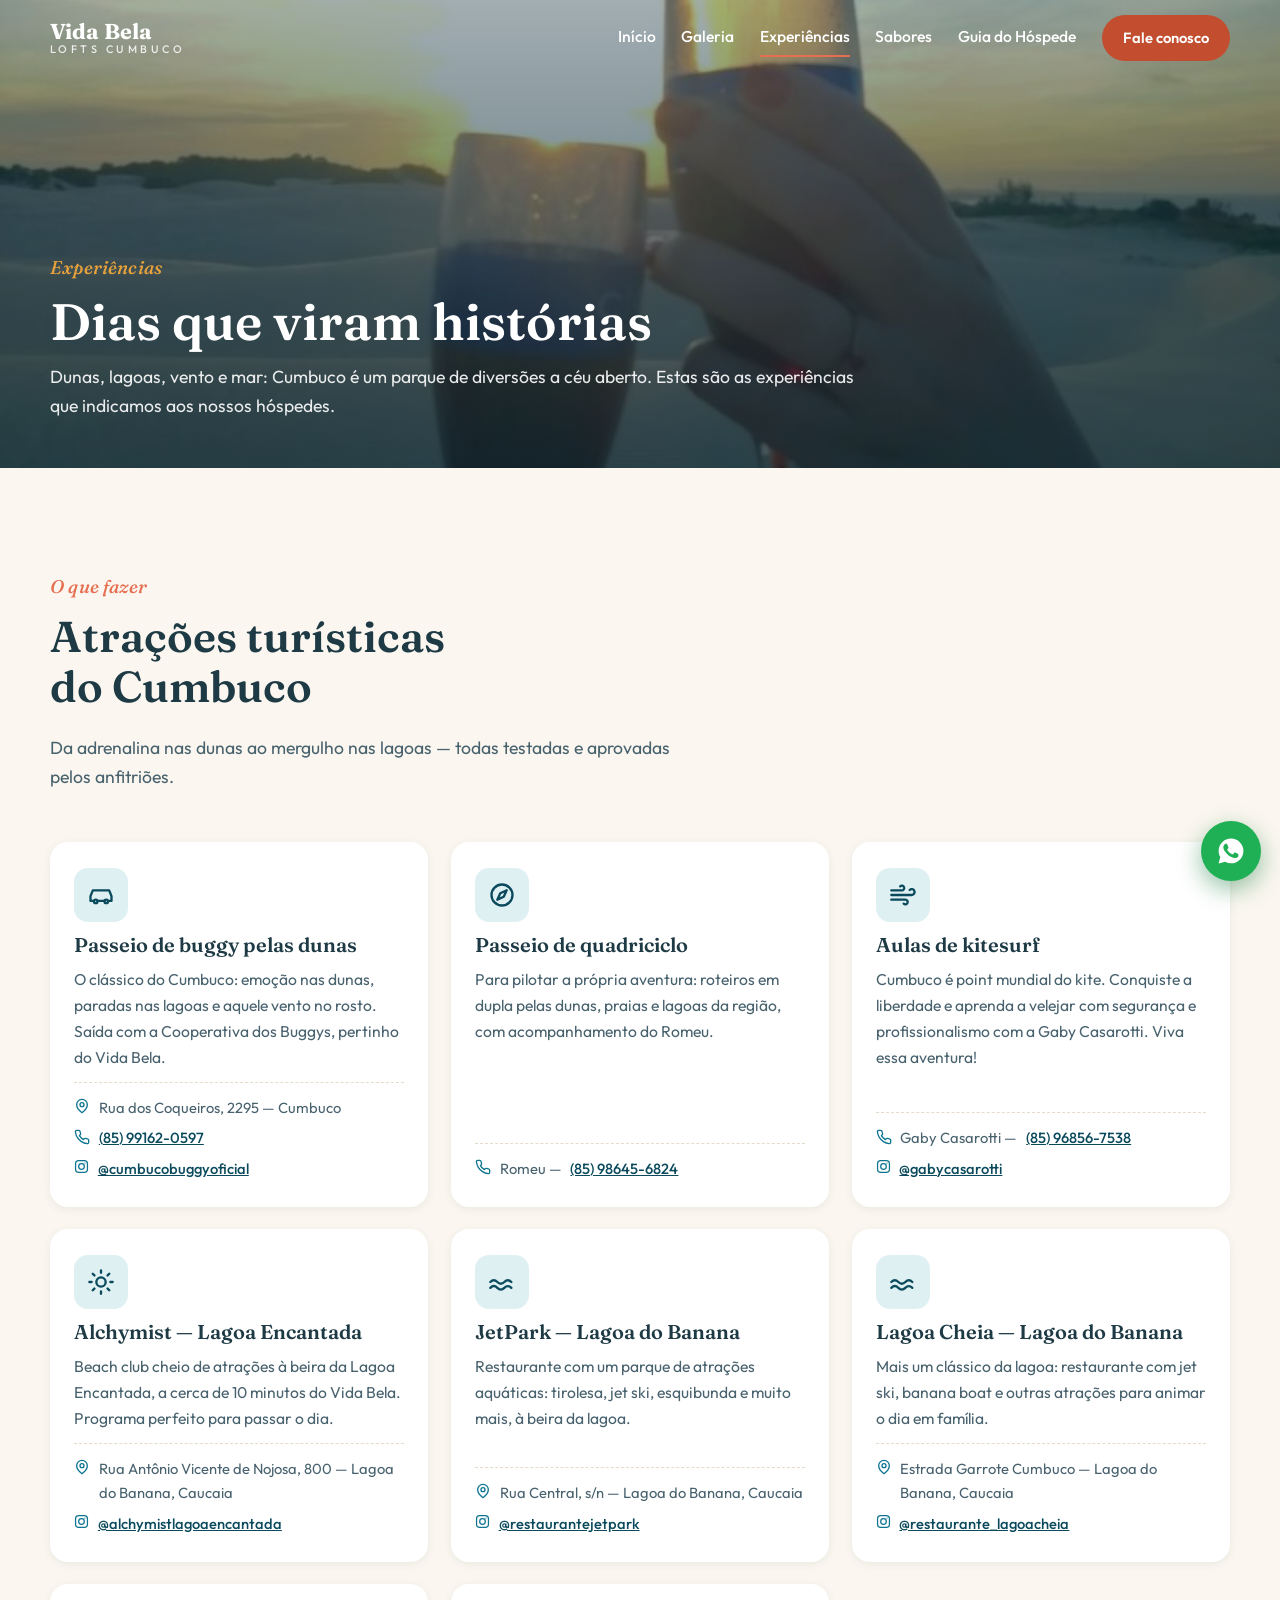
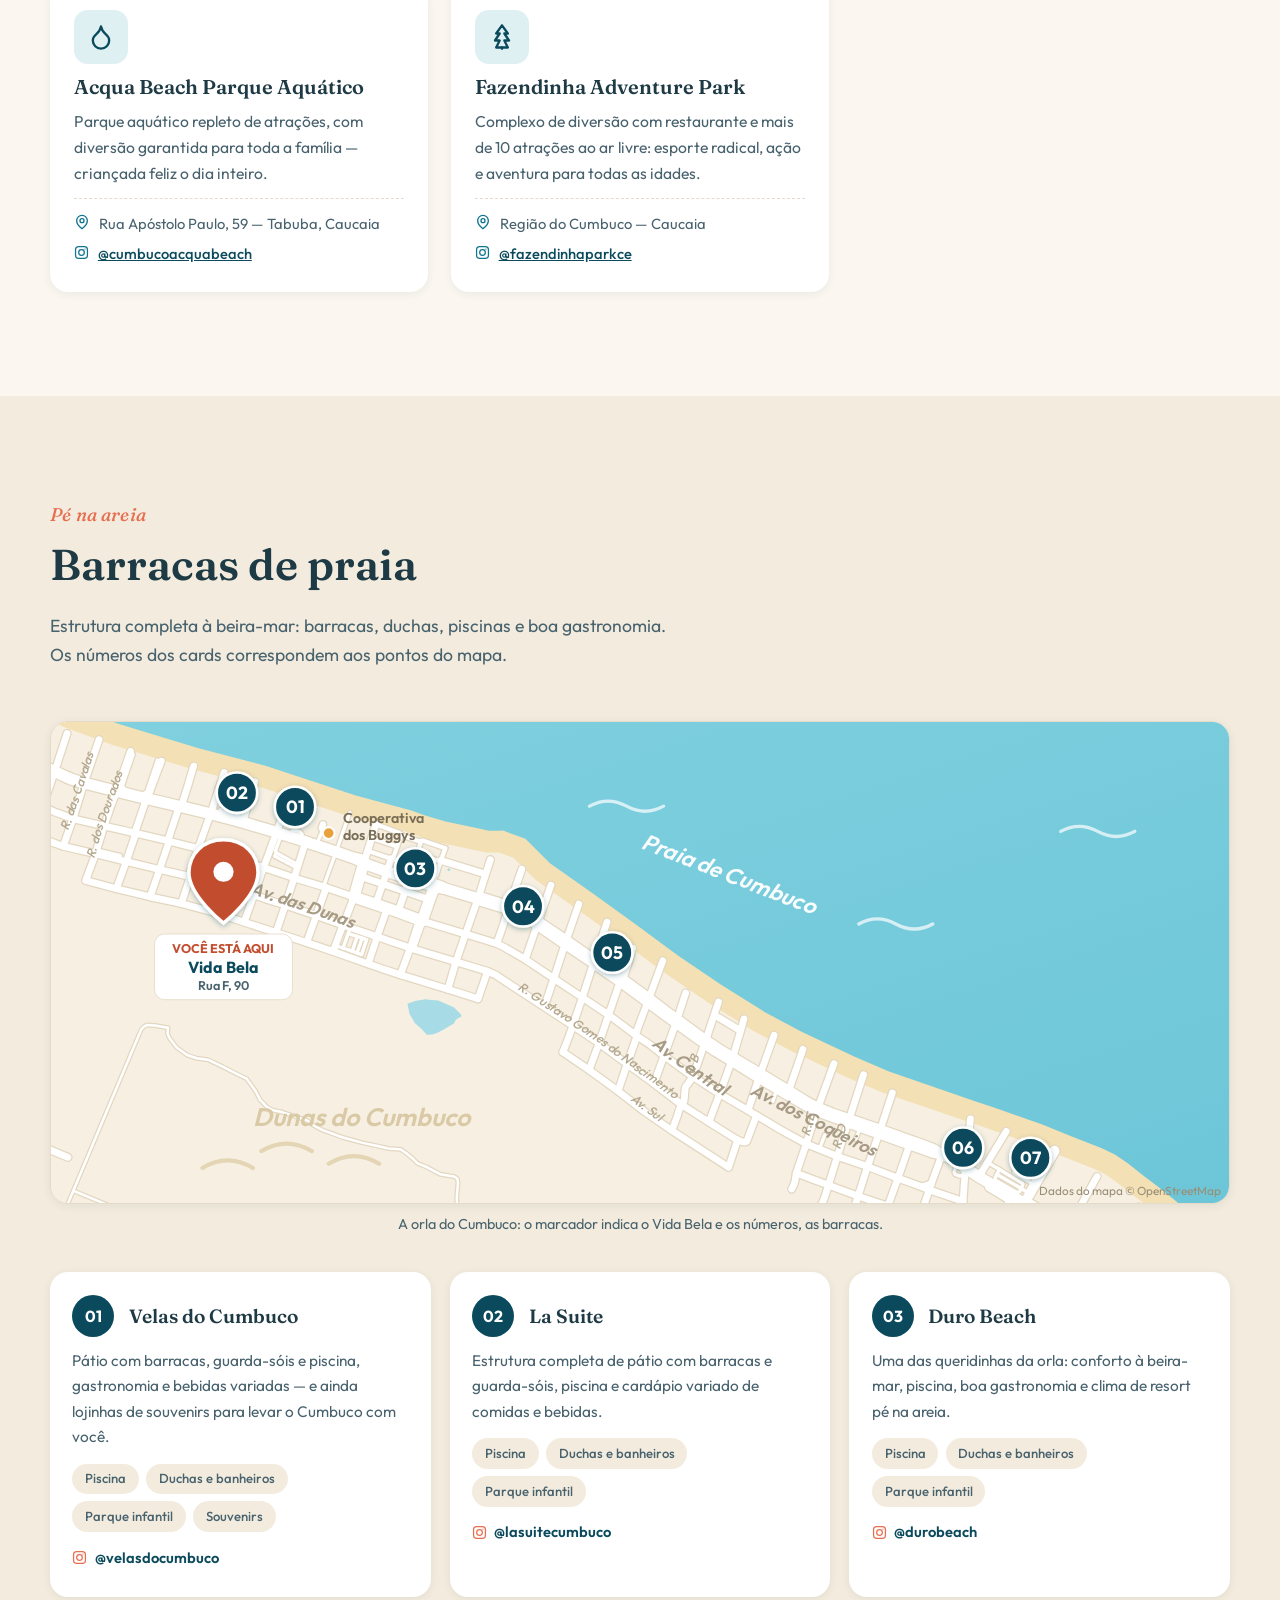
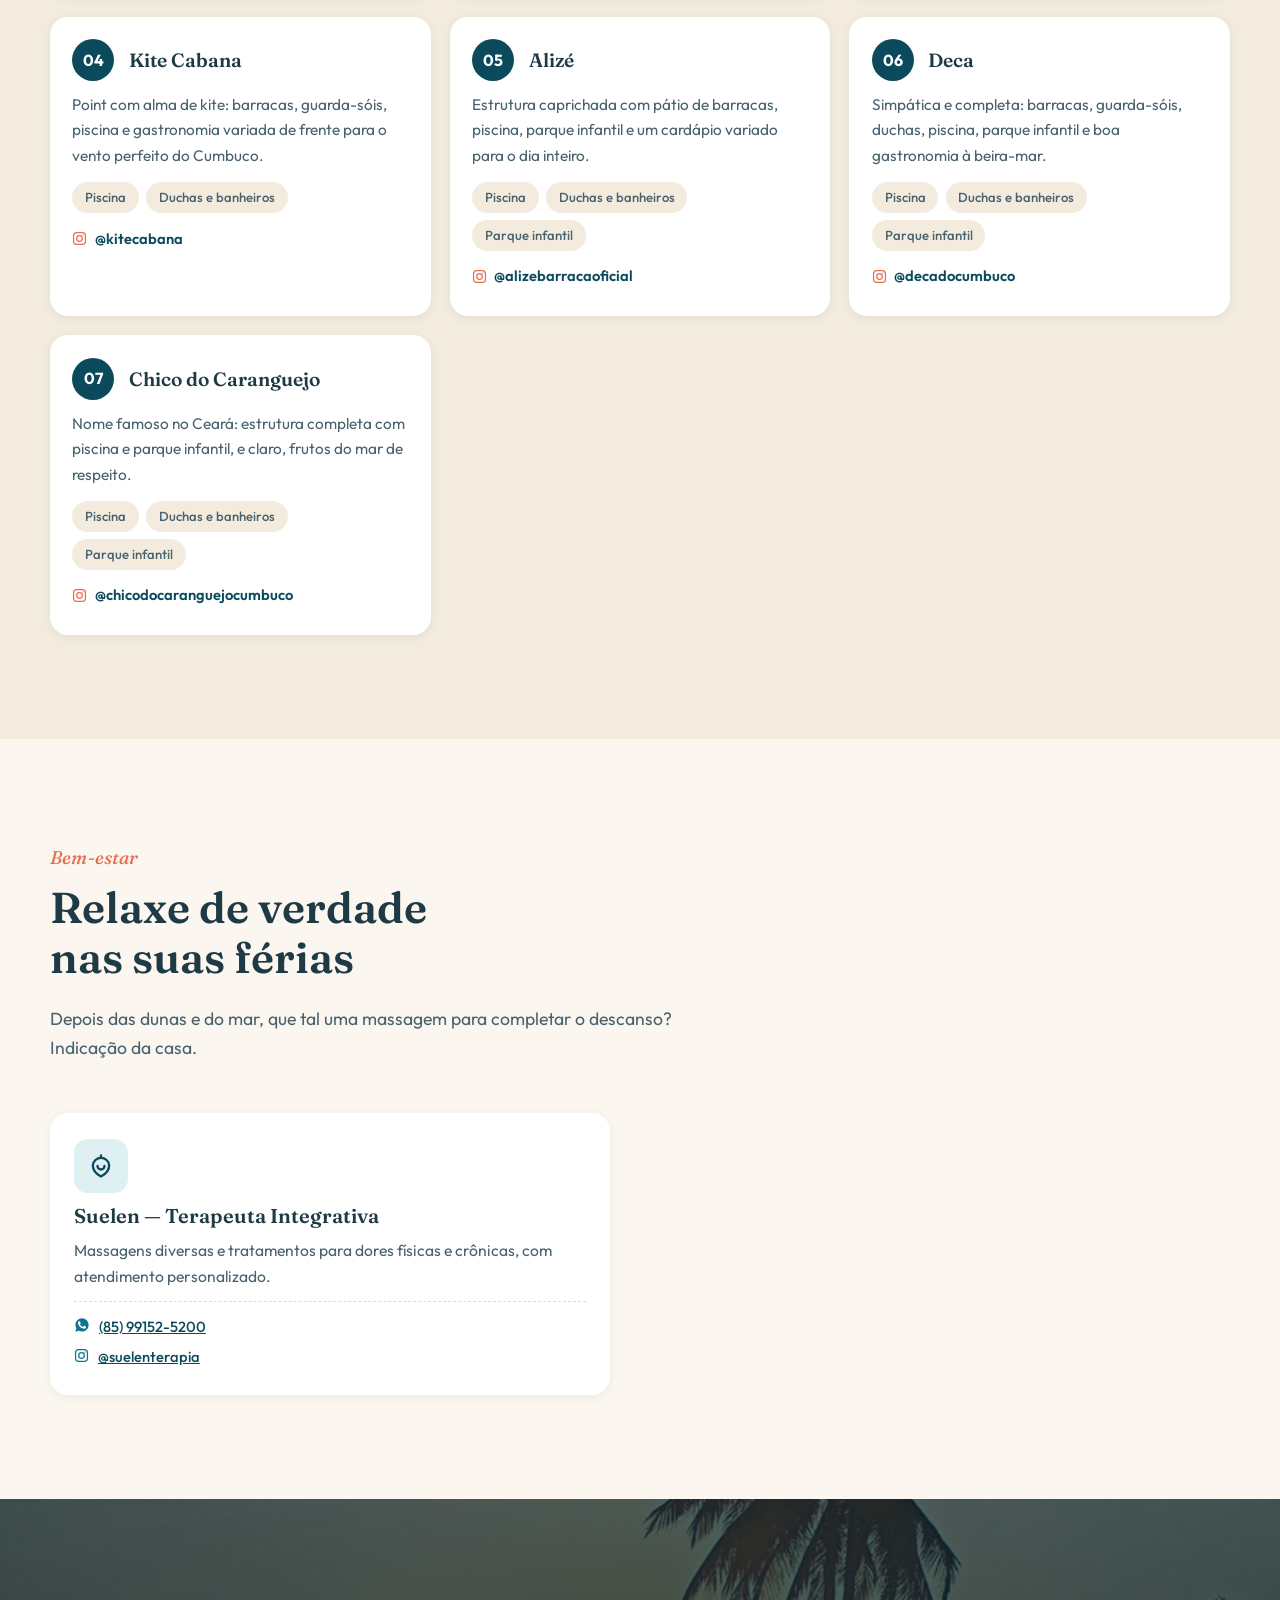
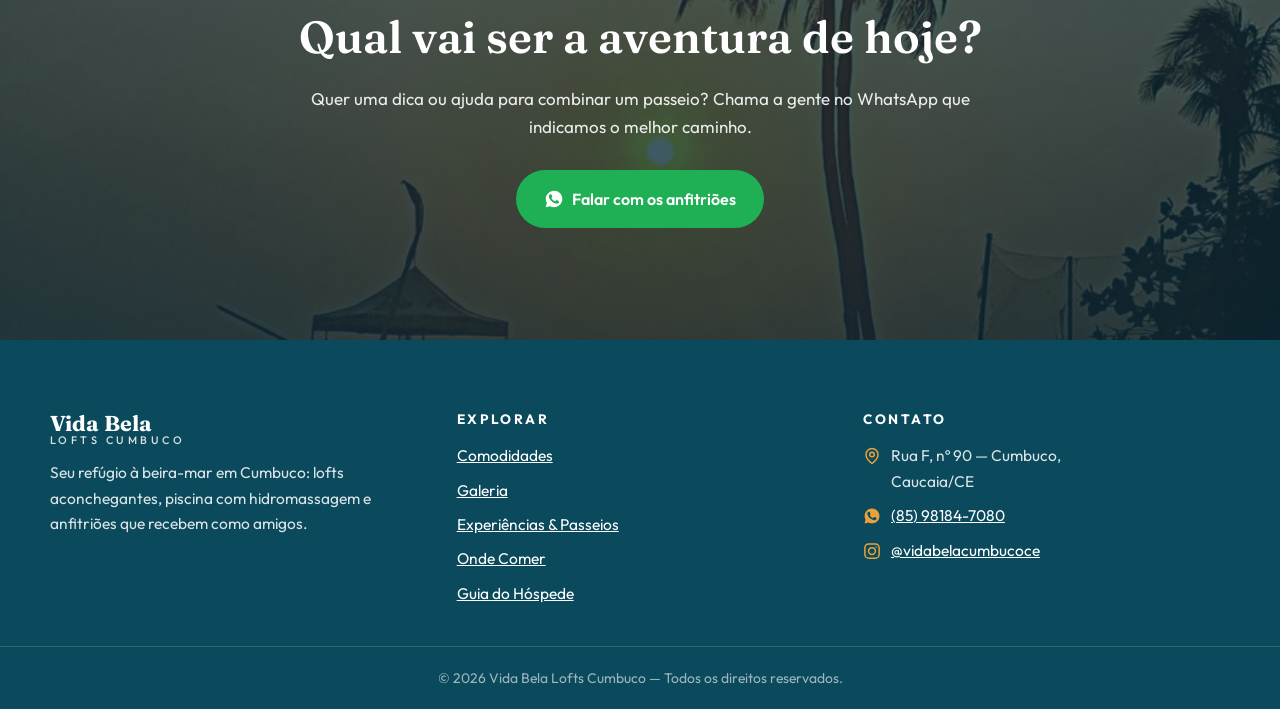
<file: site/experiencias.html>
<!DOCTYPE html>
<html lang="pt-BR">
<head>
  <meta charset="UTF-8">
  <meta name="viewport" content="width=device-width, initial-scale=1">
  <title>Experiências &amp; Passeios em Cumbuco — Vida Bela Lofts</title>
  <meta name="description" content="Buggy pelas dunas, kitesurf, lagoas, parques aquáticos e as melhores barracas da Praia do Cumbuco — o guia de experiências dos anfitriões do Vida Bela Lofts.">
  <link rel="icon" href="favicon.svg" type="image/svg+xml">
  <link rel="apple-touch-icon" href="apple-touch-icon.png">
  <link rel="stylesheet" href="assets/css/styles.css">
  <meta property="og:type" content="website">
  <meta property="og:title" content="Experiências &amp; Passeios em Cumbuco — Vida Bela Lofts">
  <meta property="og:description" content="Buggy pelas dunas, kitesurf, lagoas, parques aquáticos e as melhores barracas da Praia do Cumbuco.">
  <meta property="og:url" content="https://guiadohospede.vidabelabr.com.br/experiencias.html">
  <meta property="og:image" content="https://guiadohospede.vidabelabr.com.br/assets/img/og-image.jpg">
  <meta property="og:locale" content="pt_BR">
</head>
<body>
  <a class="skip-link" href="#conteudo">Pular para o conteúdo</a>

  <header class="site-header">
    <div class="container">
      <a class="brand" href="index.html">Vida Bela <small>Lofts Cumbuco</small></a>
      <button class="nav-toggle" aria-expanded="false" aria-controls="site-nav" aria-label="Abrir menu">
        <svg class="icon-open" viewBox="0 0 24 24" fill="none" stroke="currentColor" stroke-width="2" stroke-linecap="round"><path d="M4 7h16M4 12h16M4 17h16"/></svg>
        <svg class="icon-close" viewBox="0 0 24 24" fill="none" stroke="currentColor" stroke-width="2" stroke-linecap="round"><path d="M18 6 6 18M6 6l12 12"/></svg>
      </button>
      <nav id="site-nav" class="nav" aria-label="Navegação principal">
        <a href="index.html">Início</a>
        <a href="index.html#galeria">Galeria</a>
        <a href="experiencias.html" aria-current="page">Experiências</a>
        <a href="sabores.html">Sabores</a>
        <a href="guia.html">Guia do Hóspede</a>
        <a class="btn btn--primary" href="https://wa.me/5585981847080?text=Ol%C3%A1!%20Sou%20h%C3%B3spede%20do%20Vida%20Bela%20Lofts%20Cumbuco." target="_blank" rel="noopener">Fale conosco</a>
      </nav>
    </div>
  </header>

  <main id="conteudo">
    <section class="page-hero">
      <div class="page-hero__media">
        <img src="assets/img/dunas-brinde.jpg" alt="" fetchpriority="high" width="900" height="1200">
      </div>
      <div class="container page-hero__content">
        <span class="eyebrow">Experiências</span>
        <h1>Dias que viram histórias</h1>
        <p>Dunas, lagoas, vento e mar: Cumbuco é um parque de diversões a céu aberto. Estas são as experiências que indicamos aos nossos hóspedes.</p>
      </div>
    </section>

    <!-- ============ PASSEIOS ============ -->
    <section class="section" id="passeios">
      <div class="container">
        <header class="section-head reveal">
          <span class="eyebrow">O que fazer</span>
          <h2>Atrações turísticas do Cumbuco</h2>
          <p>Da adrenalina nas dunas ao mergulho nas lagoas — todas testadas e aprovadas pelos anfitriões.</p>
        </header>
        <div class="tours-grid">
          <article class="tour-card reveal">
            <div class="tour-card__icon">
              <svg width="28" height="28" viewBox="0 0 24 24" fill="none" stroke="currentColor" stroke-width="2" stroke-linecap="round" stroke-linejoin="round" aria-hidden="true"><path d="M19 17h2v-4l-2-5H5l-2 5v4h2"/><circle cx="7.5" cy="17.5" r="1.5"/><circle cx="16.5" cy="17.5" r="1.5"/><path d="M9 17h6"/></svg>
            </div>
            <h3>Passeio de buggy pelas dunas</h3>
            <p>O clássico do Cumbuco: emoção nas dunas, paradas nas lagoas e aquele vento no rosto. Saída com a Cooperativa dos Buggys, pertinho do Vida Bela.</p>
            <ul class="tour-card__meta">
              <li>
                <svg width="16" height="16" viewBox="0 0 24 24" fill="none" stroke="currentColor" stroke-width="2" stroke-linecap="round" stroke-linejoin="round" aria-hidden="true"><path d="M20 10c0 6-8 12-8 12s-8-6-8-12a8 8 0 1 1 16 0Z"/><circle cx="12" cy="10" r="3"/></svg>
                Rua dos Coqueiros, 2295 — Cumbuco
              </li>
              <li>
                <svg width="16" height="16" viewBox="0 0 24 24" fill="none" stroke="currentColor" stroke-width="2" stroke-linecap="round" stroke-linejoin="round" aria-hidden="true"><path d="M22 16.92v3a2 2 0 0 1-2.18 2 19.79 19.79 0 0 1-8.63-3.07 19.5 19.5 0 0 1-6-6A19.79 19.79 0 0 1 2.12 4.18 2 2 0 0 1 4.11 2h3a2 2 0 0 1 2 1.72c.13.96.36 1.9.7 2.81a2 2 0 0 1-.45 2.11L8.09 9.91a16 16 0 0 0 6 6l1.27-1.27a2 2 0 0 1 2.11-.45c.91.34 1.85.57 2.81.7A2 2 0 0 1 22 16.92Z"/></svg>
                <a href="tel:+5585991620597">(85) 99162-0597</a>
              </li>
              <li>
                <svg width="15" height="15" viewBox="0 0 24 24" fill="none" stroke="currentColor" stroke-width="2" stroke-linecap="round" stroke-linejoin="round" aria-hidden="true"><rect x="2.5" y="2.5" width="19" height="19" rx="5"/><circle cx="12" cy="12" r="4.5"/><circle cx="17.5" cy="6.5" r="1" fill="currentColor" stroke="none"/></svg>
                <a href="https://www.instagram.com/cumbucobuggyoficial/" target="_blank" rel="noopener">@cumbucobuggyoficial</a>
              </li>
            </ul>
          </article>

          <article class="tour-card reveal">
            <div class="tour-card__icon">
              <svg width="28" height="28" viewBox="0 0 24 24" fill="none" stroke="currentColor" stroke-width="2" stroke-linecap="round" stroke-linejoin="round" aria-hidden="true"><circle cx="12" cy="12" r="9"/><path d="m16 8-2.5 5.5L8 16l2.5-5.5Z"/></svg>
            </div>
            <h3>Passeio de quadriciclo</h3>
            <p>Para pilotar a própria aventura: roteiros em dupla pelas dunas, praias e lagoas da região, com acompanhamento do Romeu.</p>
            <ul class="tour-card__meta">
              <li>
                <svg width="16" height="16" viewBox="0 0 24 24" fill="none" stroke="currentColor" stroke-width="2" stroke-linecap="round" stroke-linejoin="round" aria-hidden="true"><path d="M22 16.92v3a2 2 0 0 1-2.18 2 19.79 19.79 0 0 1-8.63-3.07 19.5 19.5 0 0 1-6-6A19.79 19.79 0 0 1 2.12 4.18 2 2 0 0 1 4.11 2h3a2 2 0 0 1 2 1.72c.13.96.36 1.9.7 2.81a2 2 0 0 1-.45 2.11L8.09 9.91a16 16 0 0 0 6 6l1.27-1.27a2 2 0 0 1 2.11-.45c.91.34 1.85.57 2.81.7A2 2 0 0 1 22 16.92Z"/></svg>
                Romeu — <a href="tel:+5585986456824">(85) 98645-6824</a>
              </li>
            </ul>
          </article>

          <article class="tour-card reveal reveal-d1">
            <div class="tour-card__icon">
              <svg width="28" height="28" viewBox="0 0 24 24" fill="none" stroke="currentColor" stroke-width="2" stroke-linecap="round" stroke-linejoin="round" aria-hidden="true"><path d="M9.6 4.6A2 2 0 1 1 11 8H2"/><path d="M12.6 19.4A2 2 0 1 0 14 16H2"/><path d="M17.7 7.7a2.5 2.5 0 1 1 1.8 4.3H2"/></svg>
            </div>
            <h3>Aulas de kitesurf</h3>
            <p>Cumbuco é point mundial do kite. Conquiste a liberdade e aprenda a velejar com segurança e profissionalismo com a Gaby Casarotti. Viva essa aventura!</p>
            <ul class="tour-card__meta">
              <li>
                <svg width="16" height="16" viewBox="0 0 24 24" fill="none" stroke="currentColor" stroke-width="2" stroke-linecap="round" stroke-linejoin="round" aria-hidden="true"><path d="M22 16.92v3a2 2 0 0 1-2.18 2 19.79 19.79 0 0 1-8.63-3.07 19.5 19.5 0 0 1-6-6A19.79 19.79 0 0 1 2.12 4.18 2 2 0 0 1 4.11 2h3a2 2 0 0 1 2 1.72c.13.96.36 1.9.7 2.81a2 2 0 0 1-.45 2.11L8.09 9.91a16 16 0 0 0 6 6l1.27-1.27a2 2 0 0 1 2.11-.45c.91.34 1.85.57 2.81.7A2 2 0 0 1 22 16.92Z"/></svg>
                Gaby Casarotti — <a href="tel:+5585968567538">(85) 96856-7538</a>
              </li>
              <li>
                <svg width="15" height="15" viewBox="0 0 24 24" fill="none" stroke="currentColor" stroke-width="2" stroke-linecap="round" stroke-linejoin="round" aria-hidden="true"><rect x="2.5" y="2.5" width="19" height="19" rx="5"/><circle cx="12" cy="12" r="4.5"/><circle cx="17.5" cy="6.5" r="1" fill="currentColor" stroke="none"/></svg>
                <a href="https://www.instagram.com/gabycasarotti/" target="_blank" rel="noopener">@gabycasarotti</a>
              </li>
            </ul>
          </article>

          <article class="tour-card reveal reveal-d1">
            <div class="tour-card__icon">
              <svg width="28" height="28" viewBox="0 0 24 24" fill="none" stroke="currentColor" stroke-width="2" stroke-linecap="round" stroke-linejoin="round" aria-hidden="true"><circle cx="12" cy="12" r="4"/><path d="M12 2v2m0 16v2M4.93 4.93l1.41 1.41m11.32 11.32 1.41 1.41M2 12h2m16 0h2M4.93 19.07l1.41-1.41m11.32-11.32 1.41-1.41"/></svg>
            </div>
            <h3>Alchymist — Lagoa Encantada</h3>
            <p>Beach club cheio de atrações à beira da Lagoa Encantada, a cerca de 10 minutos do Vida Bela. Programa perfeito para passar o dia.</p>
            <ul class="tour-card__meta">
              <li>
                <svg width="16" height="16" viewBox="0 0 24 24" fill="none" stroke="currentColor" stroke-width="2" stroke-linecap="round" stroke-linejoin="round" aria-hidden="true"><path d="M20 10c0 6-8 12-8 12s-8-6-8-12a8 8 0 1 1 16 0Z"/><circle cx="12" cy="10" r="3"/></svg>
                Rua Antônio Vicente de Nojosa, 800 — Lagoa do Banana, Caucaia
              </li>
              <li>
                <svg width="15" height="15" viewBox="0 0 24 24" fill="none" stroke="currentColor" stroke-width="2" stroke-linecap="round" stroke-linejoin="round" aria-hidden="true"><rect x="2.5" y="2.5" width="19" height="19" rx="5"/><circle cx="12" cy="12" r="4.5"/><circle cx="17.5" cy="6.5" r="1" fill="currentColor" stroke="none"/></svg>
                <a href="https://www.instagram.com/alchymistlagoaencantada/" target="_blank" rel="noopener">@alchymistlagoaencantada</a>
              </li>
            </ul>
          </article>

          <article class="tour-card reveal reveal-d2">
            <div class="tour-card__icon">
              <svg width="28" height="28" viewBox="0 0 24 24" fill="none" stroke="currentColor" stroke-width="2" stroke-linecap="round" stroke-linejoin="round" aria-hidden="true"><path d="M2 12c2-2 4-2 6 0s4 2 6 0 4-2 6 0"/><path d="M2 17c2-2 4-2 6 0s4 2 6 0 4-2 6 0"/></svg>
            </div>
            <h3>JetPark — Lagoa do Banana</h3>
            <p>Restaurante com um parque de atrações aquáticas: tirolesa, jet ski, esquibunda e muito mais, à beira da lagoa.</p>
            <ul class="tour-card__meta">
              <li>
                <svg width="16" height="16" viewBox="0 0 24 24" fill="none" stroke="currentColor" stroke-width="2" stroke-linecap="round" stroke-linejoin="round" aria-hidden="true"><path d="M20 10c0 6-8 12-8 12s-8-6-8-12a8 8 0 1 1 16 0Z"/><circle cx="12" cy="10" r="3"/></svg>
                Rua Central, s/n — Lagoa do Banana, Caucaia
              </li>
              <li>
                <svg width="15" height="15" viewBox="0 0 24 24" fill="none" stroke="currentColor" stroke-width="2" stroke-linecap="round" stroke-linejoin="round" aria-hidden="true"><rect x="2.5" y="2.5" width="19" height="19" rx="5"/><circle cx="12" cy="12" r="4.5"/><circle cx="17.5" cy="6.5" r="1" fill="currentColor" stroke="none"/></svg>
                <a href="https://www.instagram.com/restaurantejetpark/" target="_blank" rel="noopener">@restaurantejetpark</a>
              </li>
            </ul>
          </article>

          <article class="tour-card reveal reveal-d2">
            <div class="tour-card__icon">
              <svg width="28" height="28" viewBox="0 0 24 24" fill="none" stroke="currentColor" stroke-width="2" stroke-linecap="round" stroke-linejoin="round" aria-hidden="true"><path d="M2 12c2-2 4-2 6 0s4 2 6 0 4-2 6 0"/><path d="M2 17c2-2 4-2 6 0s4 2 6 0 4-2 6 0"/></svg>
            </div>
            <h3>Lagoa Cheia — Lagoa do Banana</h3>
            <p>Mais um clássico da lagoa: restaurante com jet ski, banana boat e outras atrações para animar o dia em família.</p>
            <ul class="tour-card__meta">
              <li>
                <svg width="16" height="16" viewBox="0 0 24 24" fill="none" stroke="currentColor" stroke-width="2" stroke-linecap="round" stroke-linejoin="round" aria-hidden="true"><path d="M20 10c0 6-8 12-8 12s-8-6-8-12a8 8 0 1 1 16 0Z"/><circle cx="12" cy="10" r="3"/></svg>
                Estrada Garrote Cumbuco — Lagoa do Banana, Caucaia
              </li>
              <li>
                <svg width="15" height="15" viewBox="0 0 24 24" fill="none" stroke="currentColor" stroke-width="2" stroke-linecap="round" stroke-linejoin="round" aria-hidden="true"><rect x="2.5" y="2.5" width="19" height="19" rx="5"/><circle cx="12" cy="12" r="4.5"/><circle cx="17.5" cy="6.5" r="1" fill="currentColor" stroke="none"/></svg>
                <a href="https://www.instagram.com/restaurante_lagoacheia/" target="_blank" rel="noopener">@restaurante_lagoacheia</a>
              </li>
            </ul>
          </article>

          <article class="tour-card reveal reveal-d3">
            <div class="tour-card__icon">
              <svg width="28" height="28" viewBox="0 0 24 24" fill="none" stroke="currentColor" stroke-width="2" stroke-linecap="round" stroke-linejoin="round" aria-hidden="true"><path d="M12 22a7 7 0 0 0 7-7c0-2-1-3.9-3-5.5s-3.5-4-4-6.5c-.5 2.5-2 4.9-4 6.5-2 1.6-3 3.5-3 5.5a7 7 0 0 0 7 7Z"/></svg>
            </div>
            <h3>Acqua Beach Parque Aquático</h3>
            <p>Parque aquático repleto de atrações, com diversão garantida para toda a família — criançada feliz o dia inteiro.</p>
            <ul class="tour-card__meta">
              <li>
                <svg width="16" height="16" viewBox="0 0 24 24" fill="none" stroke="currentColor" stroke-width="2" stroke-linecap="round" stroke-linejoin="round" aria-hidden="true"><path d="M20 10c0 6-8 12-8 12s-8-6-8-12a8 8 0 1 1 16 0Z"/><circle cx="12" cy="10" r="3"/></svg>
                Rua Apóstolo Paulo, 59 — Tabuba, Caucaia
              </li>
              <li>
                <svg width="15" height="15" viewBox="0 0 24 24" fill="none" stroke="currentColor" stroke-width="2" stroke-linecap="round" stroke-linejoin="round" aria-hidden="true"><rect x="2.5" y="2.5" width="19" height="19" rx="5"/><circle cx="12" cy="12" r="4.5"/><circle cx="17.5" cy="6.5" r="1" fill="currentColor" stroke="none"/></svg>
                <a href="https://www.instagram.com/cumbucoacquabeach/" target="_blank" rel="noopener">@cumbucoacquabeach</a>
              </li>
            </ul>
          </article>

          <article class="tour-card reveal reveal-d3">
            <div class="tour-card__icon">
              <svg width="28" height="28" viewBox="0 0 24 24" fill="none" stroke="currentColor" stroke-width="2" stroke-linecap="round" stroke-linejoin="round" aria-hidden="true"><path d="m12 2 5 7h-3l4 6h-4l3 6H7l3-6H6l4-6H7Z"/><path d="M12 21v1"/></svg>
            </div>
            <h3>Fazendinha Adventure Park</h3>
            <p>Complexo de diversão com restaurante e mais de 10 atrações ao ar livre: esporte radical, ação e aventura para todas as idades.</p>
            <ul class="tour-card__meta">
              <li>
                <svg width="16" height="16" viewBox="0 0 24 24" fill="none" stroke="currentColor" stroke-width="2" stroke-linecap="round" stroke-linejoin="round" aria-hidden="true"><path d="M20 10c0 6-8 12-8 12s-8-6-8-12a8 8 0 1 1 16 0Z"/><circle cx="12" cy="10" r="3"/></svg>
                Região do Cumbuco — Caucaia
              </li>
              <li>
                <svg width="15" height="15" viewBox="0 0 24 24" fill="none" stroke="currentColor" stroke-width="2" stroke-linecap="round" stroke-linejoin="round" aria-hidden="true"><rect x="2.5" y="2.5" width="19" height="19" rx="5"/><circle cx="12" cy="12" r="4.5"/><circle cx="17.5" cy="6.5" r="1" fill="currentColor" stroke="none"/></svg>
                <a href="https://www.instagram.com/fazendinhaparkce/" target="_blank" rel="noopener">@fazendinhaparkce</a>
              </li>
            </ul>
          </article>
        </div>
      </div>
    </section>

    <!-- ============ BARRACAS ============ -->
    <section class="section section--alt" id="barracas">
      <div class="container">
        <header class="section-head reveal">
          <span class="eyebrow">Pé na areia</span>
          <h2>Barracas de praia</h2>
          <p>Estrutura completa à beira-mar: barracas, duchas, piscinas e boa gastronomia. Os números dos cards correspondem aos pontos do mapa.</p>
        </header>
        <figure class="map-figure reveal">
          <div class="map-figure__scroll">
            <svg class="mapa-svg" viewBox="0 0 1400 572" role="img" aria-labelledby="mapaOrla" font-family="Outfit, 'Segoe UI', sans-serif"><title id="mapaOrla">Mapa da orla do Cumbuco: o marcador indica o Vida Bela e os números, as barracas de praia</title><defs><linearGradient id="mar-mapaOrla" x1="0" y1="0" x2="0.5" y2="1"><stop offset="0" stop-color="#93DAE6"/><stop offset="1" stop-color="#5FBFD3"/></linearGradient><filter id="pin-mapaOrla" x="-40%" y="-40%" width="180%" height="180%"><feDropShadow dx="0" dy="2" stdDeviation="3" flood-color="#0A4A5C" flood-opacity="0.35"/></filter></defs><rect width="1400" height="572" fill="#F6EFE2"/><path d="M -31.8,635.1 L -31.9,633.7 L -28.4,627.5 L -26.4,624.7 L -24.4,623.6 L -21.1,624.6 L -11.1,629.6 L -10.4,630.5 L -12.1,636.1 L -15.2,642.3 L -17.2,645.2 L -18.3,645.4 L -19.5,645.4 L -21.6,644.4 L -25.1,640.8 L -30.0,637.3 L -31.8,635.1 Z" fill="#A7DCE6"/><path d="M 472.2,177.1 L 472.8,177.2 L 473.3,177.1 L 473.8,176.9 L 474.1,176.5 L 474.3,176.0 L 474.4,175.5 L 474.3,175.0 L 474.0,174.5 L 473.6,174.2 L 473.1,174.0 L 472.6,174.0 L 472.0,174.1 L 471.6,174.5 L 471.3,174.9 L 471.1,175.4 L 471.2,176.0 L 471.4,176.5 L 471.8,176.9 L 472.2,177.1 Z" fill="#A7DCE6"/><path d="M 1141.0,653.9 L 1139.9,651.2 L 1141.6,649.6 L 1144.7,648.5 L 1150.1,648.9 L 1154.5,649.8 L 1155.5,650.5 L 1156.0,651.4 L 1155.6,653.7 L 1157.9,656.2 L 1157.9,657.3 L 1156.0,658.4 L 1151.4,656.9 L 1147.9,657.3 L 1141.3,654.6 L 1141.0,653.9 Z" fill="#A7DCE6"/><path d="M 488.0,349.6 L 487.0,347.2 L 479.0,339.4 L 460.3,331.0 L 449.1,330.0 L 445.4,329.4 L 433.7,331.3 L 423.6,334.9 L 426.1,346.6 L 432.6,358.0 L 440.5,365.0 L 446.5,371.7 L 453.5,371.3 L 460.0,368.9 L 467.1,365.3 L 478.8,358.3 L 481.1,353.8 L 488.0,349.6 Z" fill="#A7DCE6"/><path d="M 1057.9,645.4 L 1061.4,642.4 L 1075.8,641.2 L 1072.5,671.5 L 1073.0,685.8 L 1066.1,679.5 L 1065.0,668.3 L 1057.6,651.2 L 1056.8,646.7 L 1057.9,645.4 Z" fill="#A7DCE6"/><path d="M -1009.1,-648.9 L -978.9,-624.9 L -886.3,-546.7 L -877.1,-541.1 L -853.3,-528.7 L -786.9,-483.3 L -760.6,-464.9 L -709.0,-419.8 L -631.4,-353.3 L -564.7,-304.3 L -500.4,-259.3 L -459.8,-233.6 L -415.6,-208.1 L -349.2,-173.9 L -276.1,-144.1 L -243.7,-132.0 L -184.2,-118.4 L -152.4,-108.8 L -84.0,-73.5 L -37.0,-47.7 L 24.0,-18.5 L 80.7,2.4 L 174.3,30.8 L 254.8,52.1 L 362.2,87.5 L 428.2,105.1 L 444.9,111.0 L 468.9,118.2 L 511.3,127.2 L 520.0,129.1 L 531.8,129.1 L 538.4,128.9 L 539.5,129.9 L 563.8,138.7 L 593.0,167.9 L 645.3,204.8 L 693.9,239.8 L 745.9,278.1 L 796.4,312.4 L 848.0,344.6 L 891.4,367.7 L 953.9,397.2 L 995.1,415.2 L 1099.1,450.9 L 1099.1,450.9 L 1121.5,458.5 L 1178.2,478.5 L 1212.4,492.2 L 1248.9,506.7 L 1264.8,514.4 L 1279.3,524.0 L 1296.9,538.0 L 1322.3,557.4 L 1339.7,571.7 L 1351.9,580.4 L 1361.4,587.4 L 1372.2,592.4 L 1384.4,597.8 L 1399.0,604.3 L 1420.7,618.2 L 1439.0,629.1 L 1457.9,640.7 L 1469.6,650.1 L 1482.7,659.5 L 1508.9,675.5 L 1528.1,688.0 L 1541.6,697.5 L 1561.7,712.0 L 1582.4,729.2 L 1600.0,743.8 L 1614.6,755.6 L 1625.4,765.4 L 1638.9,778.5 L 1652.7,793.5 L 1670.3,810.8 L 1678.4,820.2 L 1685.2,827.6 L 1696.1,836.8 L 1706.4,846.1 L 1714.9,855.5 L 1723.0,866.2 L 1731.1,874.3 L 1749.4,892.3 L 1760.0,903.2 L 1768.1,909.9 L 1776.5,918.0 L 1787.5,925.5 L 1800.4,936.1 L 1813.0,950.2 L 1831.1,972.6 L 1850.8,994.2 L 1866.0,1011.0 L 1884.8,1032.8 L 1901.8,1051.2 L 1909.6,1059.4 L 1921.3,1074.0 L 1934.3,1093.1 L 1943.5,1105.0 L 1951.8,1111.2 L 1960.2,1119.8 L 1969.1,1135.0 L 1979.0,1150.6 L 1987.9,1163.4 L 1996.1,1174.7 L 2006.2,1188.8 L 2015.2,1201.9 L 2022.4,1208.8 L 2028.2,1216.4 L 2034.5,1228.8 L 2041.5,1239.4 L 2050.9,1249.5 L 2056.7,1259.0 L 2059.8,1264.2 L 2064.2,1268.4 L 2071.2,1273.8 L 2078.1,1281.7 L 2090.4,1292.8 L 2102.7,1305.4 L 2115.3,1317.4 L 2127.4,1326.8 L 2139.1,1337.4 L 2157.8,1356.4 L 2168.3,1367.3 L 2183.8,1380.2 L 2197.5,1392.5 L 2212.9,1403.4 L 2224.4,1410.8 L 2232.0,1415.4 L 2238.9,1416.8 L 2245.2,1417.4 L 2251.3,1417.2 L 2256.0,1418.3 L 2263.3,1423.1 L 2267.6,1428.5 L 2273.9,1440.7 L 2281.8,1455.5 L 2284.4,1462.3 L 2288.3,1467.2 L 2295.0,1472.7 L 2305.5,1480.3 L 2313.6,1489.0 L 2321.2,1500.6 L 2334.5,1515.7 L 2346.1,1528.1 L 2350.9,1531.9" fill="none" stroke="#F3E0B4" stroke-width="52"/><path d="M -1009.1,-648.9 L -978.9,-624.9 L -886.3,-546.7 L -877.1,-541.1 L -853.3,-528.7 L -786.9,-483.3 L -760.6,-464.9 L -709.0,-419.8 L -631.4,-353.3 L -564.7,-304.3 L -500.4,-259.3 L -459.8,-233.6 L -415.6,-208.1 L -349.2,-173.9 L -276.1,-144.1 L -243.7,-132.0 L -184.2,-118.4 L -152.4,-108.8 L -84.0,-73.5 L -37.0,-47.7 L 24.0,-18.5 L 80.7,2.4 L 174.3,30.8 L 254.8,52.1 L 362.2,87.5 L 428.2,105.1 L 444.9,111.0 L 468.9,118.2 L 511.3,127.2 L 520.0,129.1 L 531.8,129.1 L 538.4,128.9 L 539.5,129.9 L 563.8,138.7 L 593.0,167.9 L 645.3,204.8 L 693.9,239.8 L 745.9,278.1 L 796.4,312.4 L 848.0,344.6 L 891.4,367.7 L 953.9,397.2 L 995.1,415.2 L 1099.1,450.9 L 1099.1,450.9 L 1121.5,458.5 L 1178.2,478.5 L 1212.4,492.2 L 1248.9,506.7 L 1264.8,514.4 L 1279.3,524.0 L 1296.9,538.0 L 1322.3,557.4 L 1339.7,571.7 L 1351.9,580.4 L 1361.4,587.4 L 1372.2,592.4 L 1384.4,597.8 L 1399.0,604.3 L 1420.7,618.2 L 1439.0,629.1 L 1457.9,640.7 L 1469.6,650.1 L 1482.7,659.5 L 1508.9,675.5 L 1528.1,688.0 L 1541.6,697.5 L 1561.7,712.0 L 1582.4,729.2 L 1600.0,743.8 L 1614.6,755.6 L 1625.4,765.4 L 1638.9,778.5 L 1652.7,793.5 L 1670.3,810.8 L 1678.4,820.2 L 1685.2,827.6 L 1696.1,836.8 L 1706.4,846.1 L 1714.9,855.5 L 1723.0,866.2 L 1731.1,874.3 L 1749.4,892.3 L 1760.0,903.2 L 1768.1,909.9 L 1776.5,918.0 L 1787.5,925.5 L 1800.4,936.1 L 1813.0,950.2 L 1831.1,972.6 L 1850.8,994.2 L 1866.0,1011.0 L 1884.8,1032.8 L 1901.8,1051.2 L 1909.6,1059.4 L 1921.3,1074.0 L 1934.3,1093.1 L 1943.5,1105.0 L 1951.8,1111.2 L 1960.2,1119.8 L 1969.1,1135.0 L 1979.0,1150.6 L 1987.9,1163.4 L 1996.1,1174.7 L 2006.2,1188.8 L 2015.2,1201.9 L 2022.4,1208.8 L 2028.2,1216.4 L 2034.5,1228.8 L 2041.5,1239.4 L 2050.9,1249.5 L 2056.7,1259.0 L 2059.8,1264.2 L 2064.2,1268.4 L 2071.2,1273.8 L 2078.1,1281.7 L 2090.4,1292.8 L 2102.7,1305.4 L 2115.3,1317.4 L 2127.4,1326.8 L 2139.1,1337.4 L 2157.8,1356.4 L 2168.3,1367.3 L 2183.8,1380.2 L 2197.5,1392.5 L 2212.9,1403.4 L 2224.4,1410.8 L 2232.0,1415.4 L 2238.9,1416.8 L 2245.2,1417.4 L 2251.3,1417.2 L 2256.0,1418.3 L 2263.3,1423.1 L 2267.6,1428.5 L 2273.9,1440.7 L 2281.8,1455.5 L 2284.4,1462.3 L 2288.3,1467.2 L 2295.0,1472.7 L 2305.5,1480.3 L 2313.6,1489.0 L 2321.2,1500.6 L 2334.5,1515.7 L 2346.1,1528.1 L 2350.9,1531.9 L 1480.0,1531.9 L 1480.0,-80.0 L -1009.1,-80.0 Z" fill="url(#mar-mapaOrla)"/><path d="M 362.7,162.6 L 338.8,154.4 L 315.5,146.6 L 302.5,142.3 L 296.5,140.1 L 284.6,136.3 L 274.3,133.2 L 268.0,131.1" fill="none" stroke="#E3D7C0" stroke-width="16" stroke-linecap="round" stroke-linejoin="round"/><path d="M 362.7,162.6 L 365.0,163.8 L 368.8,165.5 L 370.4,166.9 L 371.5,168.5" fill="none" stroke="#E3D7C0" stroke-width="16" stroke-linecap="round" stroke-linejoin="round"/><path d="M 457.9,181.7 L 430.2,171.4 L 406.3,163.1 L 404.4,162.5 L 376.3,153.1" fill="none" stroke="#E3D7C0" stroke-width="8" stroke-linecap="round" stroke-linejoin="round"/><path d="M 471.7,317.7 L 479.8,289.7 L 481.3,284.9 L 492.7,251.9 L 507.4,209.9 L 516.6,180.8 L 522.2,163.7" fill="none" stroke="#E3D7C0" stroke-width="11" stroke-linecap="round" stroke-linejoin="round"/><path d="M 335.3,272.7 L 337.8,265.8 L 346.9,241.4 L 351.9,229.3 L 360.1,208.0" fill="none" stroke="#E3D7C0" stroke-width="11" stroke-linecap="round" stroke-linejoin="round"/><path d="M 437.9,235.1 L 427.0,268.6" fill="none" stroke="#E3D7C0" stroke-width="11" stroke-linecap="round" stroke-linejoin="round"/><path d="M 563.7,282.1 L 578.0,240.3 L 578.9,238.0 L 594.1,194.0" fill="none" stroke="#E3D7C0" stroke-width="11" stroke-linecap="round" stroke-linejoin="round"/><path d="M 302.5,142.3 L 297.3,159.1 L 293.9,169.9 L 292.7,173.6 L 290.9,179.1 L 289.0,185.3 L 278.4,217.7 L 267.4,250.2" fill="none" stroke="#E3D7C0" stroke-width="11" stroke-linecap="round" stroke-linejoin="round"/><path d="M 586.2,338.6 L 597.6,304.9 L 611.1,263.3 L 612.1,260.2 L 627.3,216.4" fill="none" stroke="#E3D7C0" stroke-width="11" stroke-linecap="round" stroke-linejoin="round"/><path d="M 1083.9,569.6 L 1043.7,556.1 L 1035.2,552.5 L 1006.6,542.2 L 970.4,528.3 L 934.6,516.2 L 913.2,507.6 L 897.6,501.4 L 866.5,484.3 L 838.4,467.5 L 828.4,461.5 L 794.6,441.9 L 763.0,421.5 L 728.6,396.7 L 711.7,383.3 L 696.4,373.2 L 694.5,371.7 L 662.7,348.1 L 631.5,327.4 L 597.6,304.9 L 563.7,282.1 L 539.2,268.0 L 529.8,263.2 L 492.7,251.9 L 441.2,236.4" fill="none" stroke="#E3D7C0" stroke-width="11" stroke-linecap="round" stroke-linejoin="round"/><path d="M 355.1,107.7 L 338.8,154.4 L 330.7,176.4 L 323.8,195.7" fill="none" stroke="#E3D7C0" stroke-width="7" stroke-linecap="round" stroke-linejoin="round"/><path d="M 660.8,237.9 L 652.4,262.6 L 645.7,283.6 L 644.9,285.9 L 631.5,327.4 L 620.2,360.8 L 615.2,374.8 L 608.4,392.3" fill="none" stroke="#E3D7C0" stroke-width="11" stroke-linecap="round" stroke-linejoin="round"/><path d="M 440.0,141.3 L 435.2,156.3 L 430.2,171.4" fill="none" stroke="#E3D7C0" stroke-width="8" stroke-linecap="round" stroke-linejoin="round"/><path d="M 376.3,153.1 L 378.2,147.2 L 381.1,137.9 L 386.1,121.6" fill="none" stroke="#E3D7C0" stroke-width="11" stroke-linecap="round" stroke-linejoin="round"/><path d="M 406.3,163.1 L 411.4,148.1 L 416.3,133.6" fill="none" stroke="#E3D7C0" stroke-width="8" stroke-linecap="round" stroke-linejoin="round"/><path d="M 252.7,172.7 L 215.1,161.4 L 195.4,155.9 L 174.9,150.3 L 140.5,141.7 L 138.8,141.2 L 100.9,132.1 L 99.6,131.8 L 63.1,123.7 L 26.1,115.0 L 4.8,107.0 L -10.1,100.7 L -44.3,83.4 L -46.8,82.2 L -80.9,66.2 L -115.5,48.9 L -149.9,29.5 L -185.1,12.7 L -222.0,-4.1" fill="none" stroke="#E3D7C0" stroke-width="11" stroke-linecap="round" stroke-linejoin="round"/><path d="M 838.4,467.5 L 827.0,498.2 L 825.1,499.1 L 823.3,499.2 L 819.3,498.2 L 816.0,496.8 L 813.2,495.2 L 781.9,475.6 L 749.9,455.2 L 716.5,429.7 L 684.7,406.6 L 651.3,381.8 L 620.2,360.8 L 586.2,338.6 L 527.8,300.3 L 518.7,296.3 L 481.3,284.9 L 429.5,269.5" fill="none" stroke="#E3D7C0" stroke-width="11" stroke-linecap="round" stroke-linejoin="round"/><path d="M 1401.9,633.8 L 1366.3,693.9" fill="none" stroke="#E3D7C0" stroke-width="11" stroke-linecap="round" stroke-linejoin="round"/><path d="M 1135.4,486.4 L 1112.9,523.4 L 1102.6,540.4" fill="none" stroke="#E3D7C0" stroke-width="11" stroke-linecap="round" stroke-linejoin="round"/><path d="M 930.6,406.0 L 911.3,458.8 L 910.2,461.9 L 897.6,501.4 L 885.7,536.1 L 884.1,546.0 L 882.6,550.6 L 880.3,555.1" fill="none" stroke="#E3D7C0" stroke-width="11" stroke-linecap="round" stroke-linejoin="round"/><path d="M 1243.1,540.2 L 1209.0,601.4 L 1207.6,603.4" fill="none" stroke="#E3D7C0" stroke-width="11" stroke-linecap="round" stroke-linejoin="round"/><path d="M 1344.9,613.6 L 1315.9,664.3" fill="none" stroke="#E3D7C0" stroke-width="11" stroke-linecap="round" stroke-linejoin="round"/><path d="M 893.7,389.0 L 876.5,438.9" fill="none" stroke="#E3D7C0" stroke-width="11" stroke-linecap="round" stroke-linejoin="round"/><path d="M 1292.6,576.3 L 1261.6,632.2" fill="none" stroke="#E3D7C0" stroke-width="11" stroke-linecap="round" stroke-linejoin="round"/><path d="M 452.9,193.9 L 452.1,194.0 L 451.0,194.0 L 425.8,186.2 L 399.2,177.8 L 375.0,169.1 L 372.1,165.9" fill="none" stroke="#E3D7C0" stroke-width="16" stroke-linecap="round" stroke-linejoin="round"/><path d="M 841.5,422.2 L 828.4,461.5" fill="none" stroke="#E3D7C0" stroke-width="11" stroke-linecap="round" stroke-linejoin="round"/><path d="M 215.1,161.4 L 205.3,194.0 L 193.6,226.1" fill="none" stroke="#E3D7C0" stroke-width="11" stroke-linecap="round" stroke-linejoin="round"/><path d="M 385.9,216.6 L 394.2,192.4 L 399.2,177.8 L 404.4,162.5" fill="none" stroke="#E3D7C0" stroke-width="11" stroke-linecap="round" stroke-linejoin="round"/><path d="M 754.3,321.9 L 743.9,354.1 L 743.0,356.8 L 728.6,396.7 L 726.5,402.3 L 721.7,415.6 L 716.5,429.7" fill="none" stroke="#E3D7C0" stroke-width="11" stroke-linecap="round" stroke-linejoin="round"/><path d="M 709.3,332.1 L 694.5,371.7" fill="none" stroke="#E3D7C0" stroke-width="11" stroke-linecap="round" stroke-linejoin="round"/><path d="M 57.1,21.0 L 39.4,72.5 L 26.1,115.0 L 14.5,147.8" fill="none" stroke="#E3D7C0" stroke-width="11" stroke-linecap="round" stroke-linejoin="round"/><path d="M 367.1,183.5 L 374.5,185.7 L 385.5,189.4 L 394.2,192.4 L 420.8,201.3 L 449.9,211.3" fill="none" stroke="#E3D7C0" stroke-width="11" stroke-linecap="round" stroke-linejoin="round"/><path d="M -52.0,-21.6 L -66.4,24.1 L -80.9,66.2 L -91.7,98.9" fill="none" stroke="#E3D7C0" stroke-width="11" stroke-linecap="round" stroke-linejoin="round"/><path d="M 999.9,440.9 L 985.3,485.2 L 984.2,488.6 L 970.4,528.3 L 959.2,563.5 L 949.1,595.1" fill="none" stroke="#E3D7C0" stroke-width="11" stroke-linecap="round" stroke-linejoin="round"/><path d="M 163.6,183.2 L 129.0,175.3 L 89.5,165.7 L 52.9,156.7 L 14.5,147.8 L -3.2,141.4 L -23.4,135.0 L -57.3,118.1 L -91.7,98.9 L -127.5,82.4 L -162.2,64.6 L -195.9,48.7" fill="none" stroke="#E3D7C0" stroke-width="11" stroke-linecap="round" stroke-linejoin="round"/><path d="M 412.5,225.6 L 420.8,201.3 L 425.8,186.2" fill="none" stroke="#E3D7C0" stroke-width="11" stroke-linecap="round" stroke-linejoin="round"/><path d="M 19.1,13.6 L 4.4,58.8 L -10.1,100.7 L -23.4,135.0 L -33.2,163.4" fill="none" stroke="#E3D7C0" stroke-width="11" stroke-linecap="round" stroke-linejoin="round"/><path d="M 676.5,307.9 L 662.7,348.1 L 651.3,381.8" fill="none" stroke="#E3D7C0" stroke-width="11" stroke-linecap="round" stroke-linejoin="round"/><path d="M 608.4,392.3 L 639.5,413.5 L 673.9,438.6 L 705.2,462.9 L 737.8,485.5 L 805.3,529.2" fill="none" stroke="#E3D7C0" stroke-width="11" stroke-linecap="round" stroke-linejoin="round"/><path d="M -15.6,-4.5 L -30.9,41.6 L -44.3,83.4" fill="none" stroke="#E3D7C0" stroke-width="11" stroke-linecap="round" stroke-linejoin="round"/><path d="M 1234.8,619.2 L 1240.9,624.9 L 1243.6,628.7 L 1244.9,631.0 L 1261.0,667.9 L 1264.1,672.7 L 1267.5,677.1 L 1270.4,680.8 L 1271.1,681.8 L 1273.7,684.0 L 1276.3,686.0 L 1281.1,689.7 L 1286.0,692.8 L 1295.7,698.2 L 1316.0,710.1 L 1346.3,727.8" fill="none" stroke="#E3D7C0" stroke-width="16" stroke-linecap="round" stroke-linejoin="round"/><path d="M 94.5,35.1 L 78.1,82.3 L 76.0,87.0 L 70.7,101.2 L 63.1,123.7 L 54.4,151.8 L 52.9,156.7 L 41.3,188.3" fill="none" stroke="#E3D7C0" stroke-width="11" stroke-linecap="round" stroke-linejoin="round"/><path d="M 131.1,46.5 L 123.7,65.8 L 114.2,91.2 L 112.4,94.1 L 99.6,131.8" fill="none" stroke="#E3D7C0" stroke-width="11" stroke-linecap="round" stroke-linejoin="round"/><path d="M 169.5,52.4 L 163.0,74.6 L 154.7,100.6" fill="none" stroke="#E3D7C0" stroke-width="11" stroke-linecap="round" stroke-linejoin="round"/><path d="M 793.3,332.6 L 777.9,378.9 L 777.0,381.4 L 763.0,421.5 L 756.6,430.5 L 754.7,432.6 L 753.8,435.0 L 753.3,438.7 L 753.0,445.1 L 752.2,450.7 L 749.9,455.2 L 747.9,457.6 L 746.2,461.9 L 744.5,467.8 L 737.8,485.5" fill="none" stroke="#E3D7C0" stroke-width="11" stroke-linecap="round" stroke-linejoin="round"/><path d="M 1059.0,513.9 L 1046.2,548.7 L 1043.7,556.1 L 1032.6,588.9 L 1023.2,620.2" fill="none" stroke="#E3D7C0" stroke-width="11" stroke-linecap="round" stroke-linejoin="round"/><path d="M 794.6,441.9 L 809.2,402.2 L 810.1,399.3 L 819.7,366.7 L 823.5,352.8" fill="none" stroke="#E3D7C0" stroke-width="11" stroke-linecap="round" stroke-linejoin="round"/><path d="M 543.4,221.8 L 544.3,219.4 L 559.6,174.8" fill="none" stroke="#E3D7C0" stroke-width="11" stroke-linecap="round" stroke-linejoin="round"/><path d="M 516.6,180.8 L 463.5,164.5" fill="none" stroke="#E3D7C0" stroke-width="11" stroke-linecap="round" stroke-linejoin="round"/><path d="M 435.2,156.3 L 463.0,165.7" fill="none" stroke="#E3D7C0" stroke-width="8" stroke-linecap="round" stroke-linejoin="round"/><path d="M 507.4,329.0 L 471.7,317.7 L 415.2,300.4" fill="none" stroke="#E3D7C0" stroke-width="11" stroke-linecap="round" stroke-linejoin="round"/><path d="M 327.1,196.8 L 315.3,230.0 L 303.8,262.1" fill="none" stroke="#E3D7C0" stroke-width="11" stroke-linecap="round" stroke-linejoin="round"/><path d="M 411.4,148.1 L 381.1,137.9" fill="none" stroke="#E3D7C0" stroke-width="8" stroke-linecap="round" stroke-linejoin="round"/><path d="M 268.0,131.1 L 252.7,172.7 L 241.1,205.4 L 229.6,237.9" fill="none" stroke="#E3D7C0" stroke-width="11" stroke-linecap="round" stroke-linejoin="round"/><path d="M 193.6,226.1 L 154.8,215.7" fill="none" stroke="#E3D7C0" stroke-width="11" stroke-linecap="round" stroke-linejoin="round"/><path d="M 908.3,580.6 L 914.9,574.3 L 917.3,570.4 L 919.7,564.2 L 923.9,550.5 L 934.6,516.2 L 947.5,475.4 L 948.4,472.6 L 965.7,419.1" fill="none" stroke="#E3D7C0" stroke-width="11" stroke-linecap="round" stroke-linejoin="round"/><path d="M 1158.3,573.0 L 1171.0,550.7 L 1182.9,530.2 L 1194.2,510.8 L 1194.4,510.2 L 1194.2,509.4 L 1194.1,508.6 L 1193.9,508.2 L 1193.6,507.9 L 1193.2,507.7 L 1192.8,507.6 L 1192.2,507.8 L 1191.1,508.6 L 1189.9,509.9" fill="none" stroke="#E3D7C0" stroke-width="11" stroke-linecap="round" stroke-linejoin="round"/><path d="M 529.8,263.2 L 537.5,241.5 L 543.4,221.8" fill="none" stroke="#E3D7C0" stroke-width="11" stroke-linecap="round" stroke-linejoin="round"/><path d="M 1079.6,623.1 L 1086.6,624.2 L 1095.0,625.4 L 1106.6,627.8 L 1115.2,630.1 L 1120.9,632.1 L 1126.9,634.0 L 1128.4,633.9 L 1130.0,633.2 L 1132.2,631.0 L 1135.5,625.7 L 1136.9,624.7 L 1138.0,624.1 L 1140.2,624.1 L 1146.0,625.4 L 1152.2,627.3 L 1159.5,628.7 L 1161.0,628.7 L 1161.8,628.7 L 1162.9,628.6 L 1164.7,628.1 L 1167.5,627.4 L 1171.8,626.4 L 1181.0,624.1 L 1192.0,620.9 L 1196.3,619.4 L 1198.9,618.1 L 1200.5,617.1 L 1202.9,615.5 L 1211.1,608.7 L 1214.5,607.2" fill="none" stroke="#E3D7C0" stroke-width="11" stroke-linecap="round" stroke-linejoin="round"/><path d="M -23.1,362.6 L -27.1,361.4 L -64.3,350.4 L -83.3,343.7 L -93.7,340.5 L -98.8,339.6 L -102.3,340.3 L -105.2,343.6 L -114.1,369.1 L -115.9,376.0 L -116.3,377.8 L -116.9,380.8 L -120.2,380.1 L -122.0,379.7 L -216.4,355.7" fill="none" stroke="#E3D7C0" stroke-width="11" stroke-linecap="round" stroke-linejoin="round"/><path d="M -34.2,394.8 L -109.1,370.9 L -114.1,369.1" fill="none" stroke="#E3D7C0" stroke-width="11" stroke-linecap="round" stroke-linejoin="round"/><path d="M -43.0,421.6 L -72.7,415.8 L -99.2,408.9 L -122.9,402.7" fill="none" stroke="#E3D7C0" stroke-width="11" stroke-linecap="round" stroke-linejoin="round"/><path d="M -61.4,477.7 L -99.7,471.8 L -120.2,468.9 L -125.7,468.0 L -130.4,467.0 L -139.1,464.7" fill="none" stroke="#E3D7C0" stroke-width="11" stroke-linecap="round" stroke-linejoin="round"/><path d="M -72.6,512.0 L -110.3,507.3 L -114.9,506.9 L -147.3,504.0" fill="none" stroke="#E3D7C0" stroke-width="11" stroke-linecap="round" stroke-linejoin="round"/><path d="M 139.0,363.4 L 123.4,360.8 L 113.9,360.2 L 110.1,362.3 L 107.1,365.6 L 26.5,557.1" fill="none" stroke="#E3D7C0" stroke-width="6" stroke-linecap="round" stroke-linejoin="round"/><path d="M 26.5,557.1 L -0.2,620.8 L -29.7,689.1" fill="none" stroke="#E3D7C0" stroke-width="6" stroke-linecap="round" stroke-linejoin="round"/><path d="M -62.9,482.8 L 20.1,517.3" fill="none" stroke="#E3D7C0" stroke-width="11" stroke-linecap="round" stroke-linejoin="round"/><path d="M -44.2,743.1 L -36.1,743.7 L -32.2,743.8 L -30.0,743.7 L -28.0,743.2 L -26.1,742.3 L -24.0,741.4 L -19.2,738.5 L -14.9,735.9 L -11.2,733.9 L -7.6,732.3 L -3.0,730.4 L 0.1,729.0 L 2.8,727.6 L 20.0,719.1 L 25.3,716.0 L 32.3,713.4 L 36.2,712.2 L 41.2,711.5 L 50.4,710.9 L 57.1,710.2 L 59.5,709.0 L 61.2,707.5 L 65.7,697.4 L 71.2,682.7 L 72.6,679.0 L 72.9,676.0 L 72.1,672.9 L 69.9,669.2 L 66.5,664.9 L 63.0,661.0 L 58.6,657.1 L 50.3,651.0 L 37.3,643.3 L 29.6,639.1 L 24.2,636.2 L 16.4,631.1 L -0.2,620.8" fill="none" stroke="#E3D7C0" stroke-width="6" stroke-linecap="round" stroke-linejoin="round"/><path d="M 1242.6,622.5 L 1250.8,625.7 L 1261.6,632.2 L 1315.9,664.3 L 1360.2,690.1 L 1366.3,693.9" fill="none" stroke="#E3D7C0" stroke-width="11" stroke-linecap="round" stroke-linejoin="round"/><path d="M 39.4,72.5 L 33.8,71.0 L 25.8,68.4 L 19.2,65.8 L 4.4,58.8 L -12.5,50.8 L -30.9,41.6 L -66.4,24.1 L -100.0,7.6 L -102.0,6.6 L -135.6,-10.0 L -160.7,-22.5 L -171.9,-27.7 L -199.3,-39.0 L -202.5,-40.0 L -204.8,-40.4 L -206.8,-41.0 L -209.4,-41.5" fill="none" stroke="#E3D7C0" stroke-width="16" stroke-linecap="round" stroke-linejoin="round"/><path d="M 205.8,60.1 L 189.7,109.0" fill="none" stroke="#E3D7C0" stroke-width="11" stroke-linecap="round" stroke-linejoin="round"/><path d="M 465.7,197.4 L 507.4,209.9" fill="none" stroke="#E3D7C0" stroke-width="16" stroke-linecap="round" stroke-linejoin="round"/><path d="M 371.5,168.5 L 367.1,183.5 L 360.1,208.0" fill="none" stroke="#E3D7C0" stroke-width="16" stroke-linecap="round" stroke-linejoin="round"/><path d="M 360.1,208.0 L 327.1,196.8 L 323.8,195.7 L 289.0,185.3 L 256.6,174.2 L 252.7,172.7" fill="none" stroke="#E3D7C0" stroke-width="11" stroke-linecap="round" stroke-linejoin="round"/><path d="M 454.8,198.1 L 455.8,196.5 L 457.2,195.8 L 459.4,196.0 L 463.1,197.0 L 465.7,197.4" fill="none" stroke="#E3D7C0" stroke-width="16" stroke-linecap="round" stroke-linejoin="round"/><path d="M 429.5,269.5 L 441.2,236.4" fill="none" stroke="#E3D7C0" stroke-width="11" stroke-linecap="round" stroke-linejoin="round"/><path d="M 360.1,208.0 L 385.9,216.6 L 399.7,221.3 L 412.5,225.6 L 437.9,235.1 L 441.2,236.4" fill="none" stroke="#E3D7C0" stroke-width="16" stroke-linecap="round" stroke-linejoin="round"/><path d="M -97.4,588.8 L -90.1,566.9 L -83.6,547.2 L -77.8,528.9 L -72.6,512.0 L -67.6,497.4 L -62.9,482.8 L -61.4,477.7 L -43.0,421.6 L -34.2,394.8 L -28.9,378.6 L -23.1,362.6" fill="none" stroke="#E3D7C0" stroke-width="11" stroke-linecap="round" stroke-linejoin="round"/><path d="M -83.6,547.2 L -16.3,567.2" fill="none" stroke="#E3D7C0" stroke-width="11" stroke-linecap="round" stroke-linejoin="round"/><path d="M 1057.1,513.1 L 1059.0,513.9 L 1061.6,515.0 L 1070.4,518.9 L 1075.8,522.0 L 1077.0,522.9 L 1081.0,525.5 L 1086.7,529.6" fill="none" stroke="#E3D7C0" stroke-width="16" stroke-linecap="round" stroke-linejoin="round"/><path d="M 1086.7,529.6 L 1091.2,533.0 L 1102.6,540.4 L 1116.2,548.4 L 1155.3,571.3 L 1158.3,573.0" fill="none" stroke="#E3D7C0" stroke-width="16" stroke-linecap="round" stroke-linejoin="round"/><path d="M 1092.7,471.7 L 1086.7,529.6" fill="none" stroke="#E3D7C0" stroke-width="11" stroke-linecap="round" stroke-linejoin="round"/><path d="M 994.6,575.3 L 1006.6,542.2 L 1020.6,501.5" fill="none" stroke="#E3D7C0" stroke-width="11" stroke-linecap="round" stroke-linejoin="round"/><path d="M 859.4,372.3 L 842.8,418.6 L 841.5,422.2" fill="none" stroke="#E3D7C0" stroke-width="11" stroke-linecap="round" stroke-linejoin="round"/><path d="M 518.7,296.3 L 513.4,312.0 L 507.4,329.0" fill="none" stroke="#E3D7C0" stroke-width="11" stroke-linecap="round" stroke-linejoin="round"/><path d="M 684.7,406.6 L 673.9,438.6" fill="none" stroke="#E3D7C0" stroke-width="11" stroke-linecap="round" stroke-linejoin="round"/><path d="M 468.6,150.0 L 443.4,141.3 L 440.0,141.3 L 438.3,142.0 L 418.5,135.5 L 416.3,133.6 L 413.6,131.6 L 386.1,121.6" fill="none" stroke="#E3D7C0" stroke-width="8" stroke-linecap="round" stroke-linejoin="round"/><path d="M 372.1,165.9 L 371.3,165.3 L 370.3,164.6 L 369.1,164.0 L 368.1,163.7 L 367.0,163.3 L 366.1,163.1 L 364.8,162.7 L 362.7,162.6" fill="none" stroke="#E3D7C0" stroke-width="16" stroke-linecap="round" stroke-linejoin="round"/><path d="M 1171.0,550.7 L 1167.7,549.1" fill="none" stroke="#E3D7C0" stroke-width="11" stroke-linecap="round" stroke-linejoin="round"/><path d="M 1182.9,530.2 L 1179.5,528.2" fill="none" stroke="#E3D7C0" stroke-width="11" stroke-linecap="round" stroke-linejoin="round"/><path d="M 1189.9,509.9 L 1179.5,528.2 L 1167.7,549.1 L 1161.7,559.8 L 1155.3,571.3" fill="none" stroke="#E3D7C0" stroke-width="11" stroke-linecap="round" stroke-linejoin="round"/><path d="M 1086.7,529.6 L 1086.5,532.1 L 1086.1,537.9 L 1083.9,569.6" fill="none" stroke="#E3D7C0" stroke-width="11" stroke-linecap="round" stroke-linejoin="round"/><path d="M 1246.7,629.0 L 1247.5,628.2 L 1248.6,627.2 L 1250.8,625.7" fill="none" stroke="#E3D7C0" stroke-width="11" stroke-linecap="round" stroke-linejoin="round"/><path d="M 1234.8,619.2 L 1233.1,627.7 L 1228.3,637.4 L 1227.2,639.1 L 1225.3,640.7 L 1223.6,642.0 L 1222.1,643.1 L 1220.7,644.6 L 1220.2,645.9 L 1220.0,647.2 L 1217.0,656.1 L 1212.9,680.7 L 1211.5,686.5" fill="none" stroke="#E3D7C0" stroke-width="11" stroke-linecap="round" stroke-linejoin="round"/><path d="M 415.2,300.4 L 427.0,268.6" fill="none" stroke="#E3D7C0" stroke-width="11" stroke-linecap="round" stroke-linejoin="round"/><path d="M 1046.2,548.7 L 1041.2,550.4 L 1035.2,552.5" fill="none" stroke="#E3D7C0" stroke-width="11" stroke-linecap="round" stroke-linejoin="round"/><path d="M 1023.2,620.2 L 1043.4,629.6 L 1056.9,634.9 L 1069.3,638.9 L 1074.3,639.4 L 1078.1,637.9" fill="none" stroke="#E3D7C0" stroke-width="11" stroke-linecap="round" stroke-linejoin="round"/><path d="M -23.1,362.6 L -22.2,359.8 L -10.0,323.4" fill="none" stroke="#E3D7C0" stroke-width="11" stroke-linecap="round" stroke-linejoin="round"/><path d="M 140.5,141.7 L 129.0,175.3" fill="none" stroke="#E3D7C0" stroke-width="11" stroke-linecap="round" stroke-linejoin="round"/><path d="M 129.0,175.3 L 117.7,207.8" fill="none" stroke="#E3D7C0" stroke-width="11" stroke-linecap="round" stroke-linejoin="round"/><path d="M 291.1,128.9 L 289.3,128.7 L 286.8,129.5 L 284.6,136.3" fill="none" stroke="#E3D7C0" stroke-width="7" stroke-linecap="round" stroke-linejoin="round"/><path d="M 295.5,130.4 L 291.1,128.9" fill="none" stroke="#E3D7C0" stroke-width="7" stroke-linecap="round" stroke-linejoin="round"/><path d="M 268.0,131.1 L 284.2,85.9" fill="none" stroke="#E3D7C0" stroke-width="11" stroke-linecap="round" stroke-linejoin="round"/><path d="M 296.5,140.1 L 298.4,133.8 L 297.2,131.5 L 295.5,130.4" fill="none" stroke="#E3D7C0" stroke-width="7" stroke-linecap="round" stroke-linejoin="round"/><path d="M 399.7,221.3 L 387.6,255.2 L 384.8,264.1 L 376.9,287.4" fill="none" stroke="#E3D7C0" stroke-width="11" stroke-linecap="round" stroke-linejoin="round"/><path d="M 415.2,300.4 L 395.4,293.9 L 376.9,287.4 L 335.3,272.7 L 303.8,262.1 L 267.4,250.2 L 229.6,237.9 L 193.6,226.1" fill="none" stroke="#E3D7C0" stroke-width="11" stroke-linecap="round" stroke-linejoin="round"/><path d="M 154.8,215.7 L 117.7,207.8 L 77.7,198.1 L 41.3,188.3" fill="none" stroke="#E3D7C0" stroke-width="11" stroke-linecap="round" stroke-linejoin="round"/><path d="M -46.8,82.2 L -57.3,118.1 L -69.6,147.2" fill="none" stroke="#E3D7C0" stroke-width="11" stroke-linecap="round" stroke-linejoin="round"/><path d="M 100.9,132.1 L 89.5,165.7 L 77.7,198.1" fill="none" stroke="#E3D7C0" stroke-width="11" stroke-linecap="round" stroke-linejoin="round"/><path d="M 152.4,100.1 L 138.8,141.2" fill="none" stroke="#E3D7C0" stroke-width="11" stroke-linecap="round" stroke-linejoin="round"/><path d="M 189.7,109.0 L 187.9,114.0 L 174.9,150.3 L 163.6,183.2" fill="none" stroke="#E3D7C0" stroke-width="11" stroke-linecap="round" stroke-linejoin="round"/><path d="M 165.6,183.8 L 154.8,215.7" fill="none" stroke="#E3D7C0" stroke-width="11" stroke-linecap="round" stroke-linejoin="round"/><path d="M 189.7,109.0 L 154.7,100.6 L 152.4,100.1 L 135.8,96.2 L 114.2,91.2 L 108.0,89.7 L 86.1,84.3 L 78.1,82.3 L 39.4,72.5" fill="none" stroke="#E3D7C0" stroke-width="16" stroke-linecap="round" stroke-linejoin="round"/><path d="M 1165.4,547.8 L 1145.8,536.7 L 1144.9,536.0 L 1144.6,535.4 L 1144.5,534.5 L 1144.7,533.7 L 1161.6,503.9" fill="none" stroke="#E3D7C0" stroke-width="7" stroke-linecap="round" stroke-linejoin="round"/><path d="M 1246.9,597.5 L 1236.2,616.7 L 1234.8,619.2" fill="none" stroke="#E3D7C0" stroke-width="11" stroke-linecap="round" stroke-linejoin="round"/><path d="M 691.2,268.7 L 686.8,284.5 L 679.2,306.7" fill="none" stroke="#E3D7C0" stroke-width="11" stroke-linecap="round" stroke-linejoin="round"/><path d="M 696.4,373.2 L 684.7,406.6" fill="none" stroke="#E3D7C0" stroke-width="11" stroke-linecap="round" stroke-linejoin="round"/><path d="M 727.1,283.8 L 710.4,329.1 L 709.3,332.1" fill="none" stroke="#E3D7C0" stroke-width="11" stroke-linecap="round" stroke-linejoin="round"/><path d="M 781.9,475.6 L 794.6,441.9" fill="none" stroke="#E3D7C0" stroke-width="11" stroke-linecap="round" stroke-linejoin="round"/><path d="M 639.5,413.5 L 651.3,381.8" fill="none" stroke="#E3D7C0" stroke-width="11" stroke-linecap="round" stroke-linejoin="round"/><path d="M 805.3,529.2 L 816.0,496.8" fill="none" stroke="#E3D7C0" stroke-width="11" stroke-linecap="round" stroke-linejoin="round"/><path d="M 452.1,194.0 L 451.1,197.5 L 446.5,209.9 L 437.9,235.1" fill="none" stroke="#E3D7C0" stroke-width="8" stroke-linecap="round" stroke-linejoin="round"/><path d="M 465.7,197.4 L 463.7,195.7 L 461.0,194.9 L 457.2,193.6 L 455.0,193.5 L 452.9,193.9" fill="none" stroke="#E3D7C0" stroke-width="16" stroke-linecap="round" stroke-linejoin="round"/><path d="M 267.8,155.4 L 266.2,159.7" fill="none" stroke="#E3D7C0" stroke-width="7" stroke-linecap="round" stroke-linejoin="round"/><path d="M 266.2,159.7 L 292.7,173.6" fill="none" stroke="#E3D7C0" stroke-width="7" stroke-linecap="round" stroke-linejoin="round"/><path d="M 293.9,169.9 L 267.8,155.4" fill="none" stroke="#E3D7C0" stroke-width="7" stroke-linecap="round" stroke-linejoin="round"/><path d="M 274.3,133.2 L 273.1,136.2 L 266.8,152.8 L 267.8,155.4" fill="none" stroke="#E3D7C0" stroke-width="7" stroke-linecap="round" stroke-linejoin="round"/><path d="M 26.5,557.1 L 230.4,641.5 L 425.1,727.8 L 443.4,736.4 L 462.5,745.2" fill="none" stroke="#E3D7C0" stroke-width="6" stroke-linecap="round" stroke-linejoin="round"/><path d="M 685.0,711.1 L 684.4,700.6 L 681.3,696.1 L 672.4,692.0 L 651.0,683.7 L 621.6,668.8 L 610.3,663.0 L 604.1,659.7 L 588.1,655.9 L 582.1,653.6 L 573.3,651.9 L 568.4,652.3 L 563.3,653.4 L 552.6,655.3 L 547.0,658.2 L 530.7,672.9 L 524.7,678.1 L 517.2,682.0 L 497.7,698.6 L 469.1,721.1 L 466.5,726.2 L 466.4,732.1 L 468.1,740.8 L 470.4,745.4 L 474.5,748.3 L 514.8,768.0 L 528.0,773.4" fill="none" stroke="#E3D7C0" stroke-width="6" stroke-linecap="round" stroke-linejoin="round"/><path d="M 462.5,745.2 L 464.6,739.0 L 459.9,713.6 L 457.4,701.5 L 458.8,695.6 L 464.0,690.2 L 481.3,674.4 L 497.9,659.0 L 501.2,654.2 L 503.7,645.1 L 503.3,639.3 L 503.2,633.9 L 505.0,627.3 L 506.5,618.3 L 505.9,612.0 L 502.2,605.7 L 485.1,580.9 L 482.4,573.8 L 482.3,564.1 L 483.7,547.4 L 482.8,542.7 L 479.1,540.1 L 473.1,539.2 L 462.4,537.4 L 447.1,529.2 L 435.7,524.5 L 430.1,519.1 L 422.7,512.8 L 415.3,507.7 L 409.7,507.5 L 401.1,506.8 L 392.1,504.9 L 383.8,502.9 L 369.3,499.9 L 346.0,493.5 L 322.8,485.1 L 311.7,479.2 L 305.5,474.1 L 291.0,469.0 L 275.4,463.9 L 262.9,461.2 L 256.2,457.1 L 248.5,449.1 L 242.9,438.2 L 232.5,423.9 L 221.3,418.6 L 204.5,409.9 L 186.4,401.3 L 173.3,399.7 L 161.7,395.8 L 149.0,386.5 L 141.0,375.8 L 138.5,370.4 L 139.0,363.4" fill="none" stroke="#E3D7C0" stroke-width="6" stroke-linecap="round" stroke-linejoin="round"/><path d="M 1083.9,569.6 L 1081.4,604.4 L 1079.6,623.1 L 1078.1,637.9" fill="none" stroke="#E3D7C0" stroke-width="11" stroke-linecap="round" stroke-linejoin="round"/><path d="M 429.5,269.5 L 427.0,268.6" fill="none" stroke="#E3D7C0" stroke-width="11" stroke-linecap="round" stroke-linejoin="round"/><path d="M 441.2,236.4 L 449.9,211.3 L 454.8,198.1" fill="none" stroke="#E3D7C0" stroke-width="16" stroke-linecap="round" stroke-linejoin="round"/><path d="M 459.6,176.2 L 463.0,165.7 L 463.5,164.5 L 468.6,150.0" fill="none" stroke="#E3D7C0" stroke-width="8" stroke-linecap="round" stroke-linejoin="round"/><path d="M 165.6,183.8 L 163.6,183.2" fill="none" stroke="#E3D7C0" stroke-width="11" stroke-linecap="round" stroke-linejoin="round"/><path d="M 427.0,268.6 L 387.6,255.2 L 355.8,244.4 L 346.9,241.4 L 315.3,230.0 L 278.4,217.7 L 258.0,211.3 L 241.1,205.4 L 205.3,194.0 L 165.6,183.8" fill="none" stroke="#E3D7C0" stroke-width="11" stroke-linecap="round" stroke-linejoin="round"/><path d="M 1078.1,637.9 L 1076.7,655.9" fill="none" stroke="#E3D7C0" stroke-width="11" stroke-linecap="round" stroke-linejoin="round"/><path d="M 268.0,131.1 L 227.8,119.1 L 221.5,117.3 L 189.7,109.0" fill="none" stroke="#E3D7C0" stroke-width="16" stroke-linecap="round" stroke-linejoin="round"/><path d="M 223.2,110.9 L 211.1,108.0 L 202.7,105.9 L 201.7,104.0" fill="none" stroke="#E3D7C0" stroke-width="7" stroke-linecap="round" stroke-linejoin="round"/><path d="M 221.5,117.3 L 222.3,114.2 L 223.2,110.9 L 226.3,104.3" fill="none" stroke="#E3D7C0" stroke-width="7" stroke-linecap="round" stroke-linejoin="round"/><path d="M 108.0,89.7 L 109.0,86.7 L 109.2,85.8 L 113.8,82.8 L 126.5,45.4" fill="none" stroke="#E3D7C0" stroke-width="7" stroke-linecap="round" stroke-linejoin="round"/><path d="M 86.1,84.3 L 86.8,81.4 L 87.1,79.6 L 84.9,75.7 L 97.6,38.3" fill="none" stroke="#E3D7C0" stroke-width="7" stroke-linecap="round" stroke-linejoin="round"/><path d="M -27.1,361.4 L -24.5,360.7 L -22.2,359.8" fill="none" stroke="#E3D7C0" stroke-width="11" stroke-linecap="round" stroke-linejoin="round"/><path d="M 457.9,181.7 L 458.6,179.6 L 459.1,178.0 L 459.6,176.2" fill="none" stroke="#E3D7C0" stroke-width="8" stroke-linecap="round" stroke-linejoin="round"/><path d="M 376.3,153.1 L 372.1,165.9" fill="none" stroke="#E3D7C0" stroke-width="11" stroke-linecap="round" stroke-linejoin="round"/><path d="M 347.1,268.6 L 339.3,266.2 L 337.8,265.8" fill="none" stroke="#E3D7C0" stroke-width="7" stroke-linecap="round" stroke-linejoin="round"/><path d="M 353.2,251.4 L 347.1,268.6" fill="none" stroke="#E3D7C0" stroke-width="7" stroke-linecap="round" stroke-linejoin="round"/><path d="M 364.0,254.9 L 353.2,251.4" fill="none" stroke="#E3D7C0" stroke-width="7" stroke-linecap="round" stroke-linejoin="round"/><path d="M 369.8,256.8 L 364.0,254.9" fill="none" stroke="#E3D7C0" stroke-width="7" stroke-linecap="round" stroke-linejoin="round"/><path d="M 357.9,272.4 L 363.7,274.5" fill="none" stroke="#E3D7C0" stroke-width="7" stroke-linecap="round" stroke-linejoin="round"/><path d="M 347.1,268.6 L 357.9,272.4" fill="none" stroke="#E3D7C0" stroke-width="7" stroke-linecap="round" stroke-linejoin="round"/><path d="M 369.8,256.8 L 363.7,274.5" fill="none" stroke="#E3D7C0" stroke-width="7" stroke-linecap="round" stroke-linejoin="round"/><path d="M 364.0,254.9 L 357.9,272.4" fill="none" stroke="#E3D7C0" stroke-width="7" stroke-linecap="round" stroke-linejoin="round"/><path d="M 363.7,274.5 L 369.2,276.4 L 375.1,258.6 L 369.8,256.8" fill="none" stroke="#E3D7C0" stroke-width="7" stroke-linecap="round" stroke-linejoin="round"/><path d="M 355.8,244.4 L 355.3,245.5 L 353.2,251.4" fill="none" stroke="#E3D7C0" stroke-width="7" stroke-linecap="round" stroke-linejoin="round"/><path d="M 54.4,151.8 L 57.7,152.8 L 82.5,158.8" fill="none" stroke="#E3D7C0" stroke-width="7" stroke-linecap="round" stroke-linejoin="round"/><path d="M 227.8,119.1 L 242.1,71.1" fill="none" stroke="#E3D7C0" stroke-width="11" stroke-linecap="round" stroke-linejoin="round"/><path d="M 425.8,186.2 L 430.2,171.4" fill="none" stroke="#E3D7C0" stroke-width="11" stroke-linecap="round" stroke-linejoin="round"/><path d="M 1167.7,549.1 L 1165.4,547.8" fill="none" stroke="#E3D7C0" stroke-width="7" stroke-linecap="round" stroke-linejoin="round"/><path d="M 324.2,124.7 L 325.0,122.0 L 325.0,121.4 L 324.9,121.1 L 324.6,120.5 L 323.7,120.0 L 323.0,119.9 L 322.3,120.2 L 321.9,120.4 L 321.7,120.9 L 320.0,125.6 L 320.2,126.3 L 320.5,127.4 L 321.5,128.3 L 322.7,128.6" fill="none" stroke="#E3D7C0" stroke-width="7" stroke-linecap="round" stroke-linejoin="round"/><path d="M 819.7,366.7 L 816.4,365.0" fill="none" stroke="#E3D7C0" stroke-width="11" stroke-linecap="round" stroke-linejoin="round"/><path d="M 1116.2,548.4 L 1114.3,551.5 L 1114.2,552.0 L 1114.2,552.5 L 1114.7,553.6" fill="none" stroke="#E3D7C0" stroke-width="11" stroke-linecap="round" stroke-linejoin="round"/><path d="M 1114.7,553.6 L 1116.9,554.8 L 1136.4,566.9 L 1136.9,567.3 L 1137.5,568.3 L 1137.7,569.8 L 1137.9,572.2 L 1137.7,610.8 L 1137.5,611.5 L 1136.9,611.8 L 1135.3,611.6 L 1132.1,610.5 L 1128.0,608.3 L 1088.2,584.3" fill="none" stroke="#E3D7C0" stroke-width="11" stroke-linecap="round" stroke-linejoin="round"/><path d="M 816.4,365.0 L 792.6,350.8" fill="none" stroke="#E3D7C0" stroke-width="11" stroke-linecap="round" stroke-linejoin="round"/><path d="M 315.5,146.6 L 317.6,141.1 L 322.7,128.6 L 324.2,124.7" fill="none" stroke="#E3D7C0" stroke-width="7" stroke-linecap="round" stroke-linejoin="round"/><path d="M 452.9,193.9 L 457.9,181.7" fill="none" stroke="#E3D7C0" stroke-width="7" stroke-linecap="round" stroke-linejoin="round"/><path d="M 1158.3,573.0 L 1160.5,574.1" fill="none" stroke="#E3D7C0" stroke-width="16" stroke-linecap="round" stroke-linejoin="round"/><path d="M 1347.6,725.7 L 1317.3,708.0 L 1296.9,696.2 L 1286.9,690.4 L 1282.2,687.5 L 1277.7,683.9 L 1275.6,682.1 L 1273.7,680.3 L 1272.8,679.4 L 1269.5,675.4 L 1266.3,671.2 L 1263.5,666.9 L 1246.9,629.7 L 1246.7,629.0 L 1245.7,627.6 L 1243.5,623.9 L 1242.6,622.5 L 1236.2,616.7" fill="none" stroke="#E3D7C0" stroke-width="16" stroke-linecap="round" stroke-linejoin="round"/><path d="M 1236.2,616.7 L 1215.6,605.1 L 1209.0,601.4 L 1185.8,587.3 L 1164.2,574.3 L 1160.5,574.1" fill="none" stroke="#E3D7C0" stroke-width="16" stroke-linecap="round" stroke-linejoin="round"/><path d="M 1160.5,574.1 L 1162.8,576.6 L 1184.6,589.2 L 1207.6,603.4 L 1214.5,607.2 L 1234.8,619.2" fill="none" stroke="#E3D7C0" stroke-width="16" stroke-linecap="round" stroke-linejoin="round"/><path d="M 777.0,381.4 L 789.6,390.3 L 809.2,402.2 L 841.5,422.2 L 863.0,435.1 L 875.4,442.5 L 893.9,453.1 L 902.1,458.0 L 910.2,461.9 L 928.4,468.5 L 947.5,475.4 L 962.5,480.8 L 984.2,488.6 L 1020.6,501.5 L 1035.5,506.6 L 1047.6,511.2 L 1057.1,513.1" fill="none" stroke="#E3D7C0" stroke-width="16" stroke-linecap="round" stroke-linejoin="round"/><path d="M 1057.1,513.1 L 1048.7,508.1 L 1036.7,503.6 L 1021.5,498.2 L 985.3,485.2 L 948.4,472.6 L 929.2,466.2 L 911.3,458.8 L 903.6,455.1 L 895.7,450.6 L 877.0,439.1 L 876.5,438.9 L 842.8,418.6 L 810.1,399.3 L 791.4,387.9 L 777.9,378.9" fill="none" stroke="#E3D7C0" stroke-width="16" stroke-linecap="round" stroke-linejoin="round"/><path d="M 777.9,378.9 L 743.9,354.1 L 729.8,343.9 L 710.4,329.1 L 679.2,306.7 L 677.8,305.7 L 645.7,283.6 L 612.1,260.2 L 578.9,238.0 L 575.1,235.9 L 563.1,227.9 L 557.7,224.7 L 552.6,222.4 L 544.3,219.4 L 512.1,209.4 L 507.4,209.9" fill="none" stroke="#E3D7C0" stroke-width="16" stroke-linecap="round" stroke-linejoin="round"/><path d="M 507.4,209.9 L 511.4,212.1 L 543.4,221.8 L 551.9,224.5 L 556.9,226.8 L 562.2,229.8 L 574.0,237.5 L 578.0,240.3 L 611.1,263.3 L 644.9,285.9 L 676.5,307.9 L 678.0,308.9 L 709.3,332.1 L 727.9,346.0 L 743.0,356.8 L 777.0,381.4" fill="none" stroke="#E3D7C0" stroke-width="16" stroke-linecap="round" stroke-linejoin="round"/><path d="M 1127.3,531.9 L 1154.4,548.1 L 1155.1,549.2 L 1154.8,550.3 L 1153.1,554.5 L 1151.4,557.8 L 1150.1,558.7 L 1148.0,558.8 L 1146.2,558.3 L 1123.0,544.9 L 1122.0,543.7 L 1122.0,542.3 L 1124.0,537.5" fill="none" stroke="#E3D7C0" stroke-width="7" stroke-linecap="round" stroke-linejoin="round"/><path d="M 1161.7,559.8 L 1159.4,558.2 L 1153.1,554.5 L 1124.0,537.5 L 1127.3,531.9 L 1112.9,523.4" fill="none" stroke="#E3D7C0" stroke-width="7" stroke-linecap="round" stroke-linejoin="round"/><path d="M 1075.3,528.3 L 1086.5,532.1" fill="none" stroke="#E3D7C0" stroke-width="7" stroke-linecap="round" stroke-linejoin="round"/><path d="M 1077.0,522.9 L 1075.3,528.3 L 1073.5,534.4 L 1073.4,535.7 L 1075.0,537.8" fill="none" stroke="#E3D7C0" stroke-width="7" stroke-linecap="round" stroke-linejoin="round"/><path d="M 1081.4,604.4 L 1032.6,588.9 L 994.6,575.3 L 959.2,563.5 L 923.9,550.5 L 885.7,536.1" fill="none" stroke="#E3D7C0" stroke-width="11" stroke-linecap="round" stroke-linejoin="round"/><path d="M 913.2,507.6 L 919.6,490.7" fill="none" stroke="#E3D7C0" stroke-width="7" stroke-linecap="round" stroke-linejoin="round"/><path d="M 962.5,480.8 L 956.3,495.9" fill="none" stroke="#E3D7C0" stroke-width="7" stroke-linecap="round" stroke-linejoin="round"/><path d="M 857.8,450.9 L 863.0,435.1" fill="none" stroke="#E3D7C0" stroke-width="7" stroke-linecap="round" stroke-linejoin="round"/><path d="M 1079.5,539.3 L 1082.6,539.3 L 1086.1,537.9" fill="none" stroke="#E3D7C0" stroke-width="7" stroke-linecap="round" stroke-linejoin="round"/><path d="M 1075.0,537.8 L 1079.5,539.3" fill="none" stroke="#E3D7C0" stroke-width="7" stroke-linecap="round" stroke-linejoin="round"/><path d="M 362.7,162.6 L 338.8,154.4 L 315.5,146.6 L 302.5,142.3 L 296.5,140.1 L 284.6,136.3 L 274.3,133.2 L 268.0,131.1" fill="none" stroke="#FFFFFF" stroke-width="13" stroke-linecap="round" stroke-linejoin="round"/><path d="M 362.7,162.6 L 365.0,163.8 L 368.8,165.5 L 370.4,166.9 L 371.5,168.5" fill="none" stroke="#FFFFFF" stroke-width="13" stroke-linecap="round" stroke-linejoin="round"/><path d="M 457.9,181.7 L 430.2,171.4 L 406.3,163.1 L 404.4,162.5 L 376.3,153.1" fill="none" stroke="#FFFFFF" stroke-width="5" stroke-linecap="round" stroke-linejoin="round"/><path d="M 471.7,317.7 L 479.8,289.7 L 481.3,284.9 L 492.7,251.9 L 507.4,209.9 L 516.6,180.8 L 522.2,163.7" fill="none" stroke="#FFFFFF" stroke-width="8" stroke-linecap="round" stroke-linejoin="round"/><path d="M 335.3,272.7 L 337.8,265.8 L 346.9,241.4 L 351.9,229.3 L 360.1,208.0" fill="none" stroke="#FFFFFF" stroke-width="8" stroke-linecap="round" stroke-linejoin="round"/><path d="M 437.9,235.1 L 427.0,268.6" fill="none" stroke="#FFFFFF" stroke-width="8" stroke-linecap="round" stroke-linejoin="round"/><path d="M 563.7,282.1 L 578.0,240.3 L 578.9,238.0 L 594.1,194.0" fill="none" stroke="#FFFFFF" stroke-width="8" stroke-linecap="round" stroke-linejoin="round"/><path d="M 302.5,142.3 L 297.3,159.1 L 293.9,169.9 L 292.7,173.6 L 290.9,179.1 L 289.0,185.3 L 278.4,217.7 L 267.4,250.2" fill="none" stroke="#FFFFFF" stroke-width="8" stroke-linecap="round" stroke-linejoin="round"/><path d="M 586.2,338.6 L 597.6,304.9 L 611.1,263.3 L 612.1,260.2 L 627.3,216.4" fill="none" stroke="#FFFFFF" stroke-width="8" stroke-linecap="round" stroke-linejoin="round"/><path d="M 1083.9,569.6 L 1043.7,556.1 L 1035.2,552.5 L 1006.6,542.2 L 970.4,528.3 L 934.6,516.2 L 913.2,507.6 L 897.6,501.4 L 866.5,484.3 L 838.4,467.5 L 828.4,461.5 L 794.6,441.9 L 763.0,421.5 L 728.6,396.7 L 711.7,383.3 L 696.4,373.2 L 694.5,371.7 L 662.7,348.1 L 631.5,327.4 L 597.6,304.9 L 563.7,282.1 L 539.2,268.0 L 529.8,263.2 L 492.7,251.9 L 441.2,236.4" fill="none" stroke="#FFFFFF" stroke-width="8" stroke-linecap="round" stroke-linejoin="round"/><path d="M 355.1,107.7 L 338.8,154.4 L 330.7,176.4 L 323.8,195.7" fill="none" stroke="#FFFFFF" stroke-width="4" stroke-linecap="round" stroke-linejoin="round"/><path d="M 660.8,237.9 L 652.4,262.6 L 645.7,283.6 L 644.9,285.9 L 631.5,327.4 L 620.2,360.8 L 615.2,374.8 L 608.4,392.3" fill="none" stroke="#FFFFFF" stroke-width="8" stroke-linecap="round" stroke-linejoin="round"/><path d="M 440.0,141.3 L 435.2,156.3 L 430.2,171.4" fill="none" stroke="#FFFFFF" stroke-width="5" stroke-linecap="round" stroke-linejoin="round"/><path d="M 376.3,153.1 L 378.2,147.2 L 381.1,137.9 L 386.1,121.6" fill="none" stroke="#FFFFFF" stroke-width="8" stroke-linecap="round" stroke-linejoin="round"/><path d="M 406.3,163.1 L 411.4,148.1 L 416.3,133.6" fill="none" stroke="#FFFFFF" stroke-width="5" stroke-linecap="round" stroke-linejoin="round"/><path d="M 252.7,172.7 L 215.1,161.4 L 195.4,155.9 L 174.9,150.3 L 140.5,141.7 L 138.8,141.2 L 100.9,132.1 L 99.6,131.8 L 63.1,123.7 L 26.1,115.0 L 4.8,107.0 L -10.1,100.7 L -44.3,83.4 L -46.8,82.2 L -80.9,66.2 L -115.5,48.9 L -149.9,29.5 L -185.1,12.7 L -222.0,-4.1" fill="none" stroke="#FFFFFF" stroke-width="8" stroke-linecap="round" stroke-linejoin="round"/><path d="M 838.4,467.5 L 827.0,498.2 L 825.1,499.1 L 823.3,499.2 L 819.3,498.2 L 816.0,496.8 L 813.2,495.2 L 781.9,475.6 L 749.9,455.2 L 716.5,429.7 L 684.7,406.6 L 651.3,381.8 L 620.2,360.8 L 586.2,338.6 L 527.8,300.3 L 518.7,296.3 L 481.3,284.9 L 429.5,269.5" fill="none" stroke="#FFFFFF" stroke-width="8" stroke-linecap="round" stroke-linejoin="round"/><path d="M 1401.9,633.8 L 1366.3,693.9" fill="none" stroke="#FFFFFF" stroke-width="8" stroke-linecap="round" stroke-linejoin="round"/><path d="M 1135.4,486.4 L 1112.9,523.4 L 1102.6,540.4" fill="none" stroke="#FFFFFF" stroke-width="8" stroke-linecap="round" stroke-linejoin="round"/><path d="M 930.6,406.0 L 911.3,458.8 L 910.2,461.9 L 897.6,501.4 L 885.7,536.1 L 884.1,546.0 L 882.6,550.6 L 880.3,555.1" fill="none" stroke="#FFFFFF" stroke-width="8" stroke-linecap="round" stroke-linejoin="round"/><path d="M 1243.1,540.2 L 1209.0,601.4 L 1207.6,603.4" fill="none" stroke="#FFFFFF" stroke-width="8" stroke-linecap="round" stroke-linejoin="round"/><path d="M 1344.9,613.6 L 1315.9,664.3" fill="none" stroke="#FFFFFF" stroke-width="8" stroke-linecap="round" stroke-linejoin="round"/><path d="M 893.7,389.0 L 876.5,438.9" fill="none" stroke="#FFFFFF" stroke-width="8" stroke-linecap="round" stroke-linejoin="round"/><path d="M 1292.6,576.3 L 1261.6,632.2" fill="none" stroke="#FFFFFF" stroke-width="8" stroke-linecap="round" stroke-linejoin="round"/><path d="M 452.9,193.9 L 452.1,194.0 L 451.0,194.0 L 425.8,186.2 L 399.2,177.8 L 375.0,169.1 L 372.1,165.9" fill="none" stroke="#FFFFFF" stroke-width="13" stroke-linecap="round" stroke-linejoin="round"/><path d="M 841.5,422.2 L 828.4,461.5" fill="none" stroke="#FFFFFF" stroke-width="8" stroke-linecap="round" stroke-linejoin="round"/><path d="M 215.1,161.4 L 205.3,194.0 L 193.6,226.1" fill="none" stroke="#FFFFFF" stroke-width="8" stroke-linecap="round" stroke-linejoin="round"/><path d="M 385.9,216.6 L 394.2,192.4 L 399.2,177.8 L 404.4,162.5" fill="none" stroke="#FFFFFF" stroke-width="8" stroke-linecap="round" stroke-linejoin="round"/><path d="M 754.3,321.9 L 743.9,354.1 L 743.0,356.8 L 728.6,396.7 L 726.5,402.3 L 721.7,415.6 L 716.5,429.7" fill="none" stroke="#FFFFFF" stroke-width="8" stroke-linecap="round" stroke-linejoin="round"/><path d="M 709.3,332.1 L 694.5,371.7" fill="none" stroke="#FFFFFF" stroke-width="8" stroke-linecap="round" stroke-linejoin="round"/><path d="M 57.1,21.0 L 39.4,72.5 L 26.1,115.0 L 14.5,147.8" fill="none" stroke="#FFFFFF" stroke-width="8" stroke-linecap="round" stroke-linejoin="round"/><path d="M 367.1,183.5 L 374.5,185.7 L 385.5,189.4 L 394.2,192.4 L 420.8,201.3 L 449.9,211.3" fill="none" stroke="#FFFFFF" stroke-width="8" stroke-linecap="round" stroke-linejoin="round"/><path d="M -52.0,-21.6 L -66.4,24.1 L -80.9,66.2 L -91.7,98.9" fill="none" stroke="#FFFFFF" stroke-width="8" stroke-linecap="round" stroke-linejoin="round"/><path d="M 999.9,440.9 L 985.3,485.2 L 984.2,488.6 L 970.4,528.3 L 959.2,563.5 L 949.1,595.1" fill="none" stroke="#FFFFFF" stroke-width="8" stroke-linecap="round" stroke-linejoin="round"/><path d="M 163.6,183.2 L 129.0,175.3 L 89.5,165.7 L 52.9,156.7 L 14.5,147.8 L -3.2,141.4 L -23.4,135.0 L -57.3,118.1 L -91.7,98.9 L -127.5,82.4 L -162.2,64.6 L -195.9,48.7" fill="none" stroke="#FFFFFF" stroke-width="8" stroke-linecap="round" stroke-linejoin="round"/><path d="M 412.5,225.6 L 420.8,201.3 L 425.8,186.2" fill="none" stroke="#FFFFFF" stroke-width="8" stroke-linecap="round" stroke-linejoin="round"/><path d="M 19.1,13.6 L 4.4,58.8 L -10.1,100.7 L -23.4,135.0 L -33.2,163.4" fill="none" stroke="#FFFFFF" stroke-width="8" stroke-linecap="round" stroke-linejoin="round"/><path d="M 676.5,307.9 L 662.7,348.1 L 651.3,381.8" fill="none" stroke="#FFFFFF" stroke-width="8" stroke-linecap="round" stroke-linejoin="round"/><path d="M 608.4,392.3 L 639.5,413.5 L 673.9,438.6 L 705.2,462.9 L 737.8,485.5 L 805.3,529.2" fill="none" stroke="#FFFFFF" stroke-width="8" stroke-linecap="round" stroke-linejoin="round"/><path d="M -15.6,-4.5 L -30.9,41.6 L -44.3,83.4" fill="none" stroke="#FFFFFF" stroke-width="8" stroke-linecap="round" stroke-linejoin="round"/><path d="M 1234.8,619.2 L 1240.9,624.9 L 1243.6,628.7 L 1244.9,631.0 L 1261.0,667.9 L 1264.1,672.7 L 1267.5,677.1 L 1270.4,680.8 L 1271.1,681.8 L 1273.7,684.0 L 1276.3,686.0 L 1281.1,689.7 L 1286.0,692.8 L 1295.7,698.2 L 1316.0,710.1 L 1346.3,727.8" fill="none" stroke="#FFFFFF" stroke-width="13" stroke-linecap="round" stroke-linejoin="round"/><path d="M 94.5,35.1 L 78.1,82.3 L 76.0,87.0 L 70.7,101.2 L 63.1,123.7 L 54.4,151.8 L 52.9,156.7 L 41.3,188.3" fill="none" stroke="#FFFFFF" stroke-width="8" stroke-linecap="round" stroke-linejoin="round"/><path d="M 131.1,46.5 L 123.7,65.8 L 114.2,91.2 L 112.4,94.1 L 99.6,131.8" fill="none" stroke="#FFFFFF" stroke-width="8" stroke-linecap="round" stroke-linejoin="round"/><path d="M 169.5,52.4 L 163.0,74.6 L 154.7,100.6" fill="none" stroke="#FFFFFF" stroke-width="8" stroke-linecap="round" stroke-linejoin="round"/><path d="M 793.3,332.6 L 777.9,378.9 L 777.0,381.4 L 763.0,421.5 L 756.6,430.5 L 754.7,432.6 L 753.8,435.0 L 753.3,438.7 L 753.0,445.1 L 752.2,450.7 L 749.9,455.2 L 747.9,457.6 L 746.2,461.9 L 744.5,467.8 L 737.8,485.5" fill="none" stroke="#FFFFFF" stroke-width="8" stroke-linecap="round" stroke-linejoin="round"/><path d="M 1059.0,513.9 L 1046.2,548.7 L 1043.7,556.1 L 1032.6,588.9 L 1023.2,620.2" fill="none" stroke="#FFFFFF" stroke-width="8" stroke-linecap="round" stroke-linejoin="round"/><path d="M 794.6,441.9 L 809.2,402.2 L 810.1,399.3 L 819.7,366.7 L 823.5,352.8" fill="none" stroke="#FFFFFF" stroke-width="8" stroke-linecap="round" stroke-linejoin="round"/><path d="M 543.4,221.8 L 544.3,219.4 L 559.6,174.8" fill="none" stroke="#FFFFFF" stroke-width="8" stroke-linecap="round" stroke-linejoin="round"/><path d="M 516.6,180.8 L 463.5,164.5" fill="none" stroke="#FFFFFF" stroke-width="8" stroke-linecap="round" stroke-linejoin="round"/><path d="M 435.2,156.3 L 463.0,165.7" fill="none" stroke="#FFFFFF" stroke-width="5" stroke-linecap="round" stroke-linejoin="round"/><path d="M 507.4,329.0 L 471.7,317.7 L 415.2,300.4" fill="none" stroke="#FFFFFF" stroke-width="8" stroke-linecap="round" stroke-linejoin="round"/><path d="M 327.1,196.8 L 315.3,230.0 L 303.8,262.1" fill="none" stroke="#FFFFFF" stroke-width="8" stroke-linecap="round" stroke-linejoin="round"/><path d="M 411.4,148.1 L 381.1,137.9" fill="none" stroke="#FFFFFF" stroke-width="5" stroke-linecap="round" stroke-linejoin="round"/><path d="M 268.0,131.1 L 252.7,172.7 L 241.1,205.4 L 229.6,237.9" fill="none" stroke="#FFFFFF" stroke-width="8" stroke-linecap="round" stroke-linejoin="round"/><path d="M 193.6,226.1 L 154.8,215.7" fill="none" stroke="#FFFFFF" stroke-width="8" stroke-linecap="round" stroke-linejoin="round"/><path d="M 908.3,580.6 L 914.9,574.3 L 917.3,570.4 L 919.7,564.2 L 923.9,550.5 L 934.6,516.2 L 947.5,475.4 L 948.4,472.6 L 965.7,419.1" fill="none" stroke="#FFFFFF" stroke-width="8" stroke-linecap="round" stroke-linejoin="round"/><path d="M 1158.3,573.0 L 1171.0,550.7 L 1182.9,530.2 L 1194.2,510.8 L 1194.4,510.2 L 1194.2,509.4 L 1194.1,508.6 L 1193.9,508.2 L 1193.6,507.9 L 1193.2,507.7 L 1192.8,507.6 L 1192.2,507.8 L 1191.1,508.6 L 1189.9,509.9" fill="none" stroke="#FFFFFF" stroke-width="8" stroke-linecap="round" stroke-linejoin="round"/><path d="M 529.8,263.2 L 537.5,241.5 L 543.4,221.8" fill="none" stroke="#FFFFFF" stroke-width="8" stroke-linecap="round" stroke-linejoin="round"/><path d="M 1079.6,623.1 L 1086.6,624.2 L 1095.0,625.4 L 1106.6,627.8 L 1115.2,630.1 L 1120.9,632.1 L 1126.9,634.0 L 1128.4,633.9 L 1130.0,633.2 L 1132.2,631.0 L 1135.5,625.7 L 1136.9,624.7 L 1138.0,624.1 L 1140.2,624.1 L 1146.0,625.4 L 1152.2,627.3 L 1159.5,628.7 L 1161.0,628.7 L 1161.8,628.7 L 1162.9,628.6 L 1164.7,628.1 L 1167.5,627.4 L 1171.8,626.4 L 1181.0,624.1 L 1192.0,620.9 L 1196.3,619.4 L 1198.9,618.1 L 1200.5,617.1 L 1202.9,615.5 L 1211.1,608.7 L 1214.5,607.2" fill="none" stroke="#FFFFFF" stroke-width="8" stroke-linecap="round" stroke-linejoin="round"/><path d="M -23.1,362.6 L -27.1,361.4 L -64.3,350.4 L -83.3,343.7 L -93.7,340.5 L -98.8,339.6 L -102.3,340.3 L -105.2,343.6 L -114.1,369.1 L -115.9,376.0 L -116.3,377.8 L -116.9,380.8 L -120.2,380.1 L -122.0,379.7 L -216.4,355.7" fill="none" stroke="#FFFFFF" stroke-width="8" stroke-linecap="round" stroke-linejoin="round"/><path d="M -34.2,394.8 L -109.1,370.9 L -114.1,369.1" fill="none" stroke="#FFFFFF" stroke-width="8" stroke-linecap="round" stroke-linejoin="round"/><path d="M -43.0,421.6 L -72.7,415.8 L -99.2,408.9 L -122.9,402.7" fill="none" stroke="#FFFFFF" stroke-width="8" stroke-linecap="round" stroke-linejoin="round"/><path d="M -61.4,477.7 L -99.7,471.8 L -120.2,468.9 L -125.7,468.0 L -130.4,467.0 L -139.1,464.7" fill="none" stroke="#FFFFFF" stroke-width="8" stroke-linecap="round" stroke-linejoin="round"/><path d="M -72.6,512.0 L -110.3,507.3 L -114.9,506.9 L -147.3,504.0" fill="none" stroke="#FFFFFF" stroke-width="8" stroke-linecap="round" stroke-linejoin="round"/><path d="M 139.0,363.4 L 123.4,360.8 L 113.9,360.2 L 110.1,362.3 L 107.1,365.6 L 26.5,557.1" fill="none" stroke="#FFFFFF" stroke-width="3" stroke-linecap="round" stroke-linejoin="round"/><path d="M 26.5,557.1 L -0.2,620.8 L -29.7,689.1" fill="none" stroke="#FFFFFF" stroke-width="3" stroke-linecap="round" stroke-linejoin="round"/><path d="M -62.9,482.8 L 20.1,517.3" fill="none" stroke="#FFFFFF" stroke-width="8" stroke-linecap="round" stroke-linejoin="round"/><path d="M -44.2,743.1 L -36.1,743.7 L -32.2,743.8 L -30.0,743.7 L -28.0,743.2 L -26.1,742.3 L -24.0,741.4 L -19.2,738.5 L -14.9,735.9 L -11.2,733.9 L -7.6,732.3 L -3.0,730.4 L 0.1,729.0 L 2.8,727.6 L 20.0,719.1 L 25.3,716.0 L 32.3,713.4 L 36.2,712.2 L 41.2,711.5 L 50.4,710.9 L 57.1,710.2 L 59.5,709.0 L 61.2,707.5 L 65.7,697.4 L 71.2,682.7 L 72.6,679.0 L 72.9,676.0 L 72.1,672.9 L 69.9,669.2 L 66.5,664.9 L 63.0,661.0 L 58.6,657.1 L 50.3,651.0 L 37.3,643.3 L 29.6,639.1 L 24.2,636.2 L 16.4,631.1 L -0.2,620.8" fill="none" stroke="#FFFFFF" stroke-width="3" stroke-linecap="round" stroke-linejoin="round"/><path d="M 1242.6,622.5 L 1250.8,625.7 L 1261.6,632.2 L 1315.9,664.3 L 1360.2,690.1 L 1366.3,693.9" fill="none" stroke="#FFFFFF" stroke-width="8" stroke-linecap="round" stroke-linejoin="round"/><path d="M 39.4,72.5 L 33.8,71.0 L 25.8,68.4 L 19.2,65.8 L 4.4,58.8 L -12.5,50.8 L -30.9,41.6 L -66.4,24.1 L -100.0,7.6 L -102.0,6.6 L -135.6,-10.0 L -160.7,-22.5 L -171.9,-27.7 L -199.3,-39.0 L -202.5,-40.0 L -204.8,-40.4 L -206.8,-41.0 L -209.4,-41.5" fill="none" stroke="#FFFFFF" stroke-width="13" stroke-linecap="round" stroke-linejoin="round"/><path d="M 205.8,60.1 L 189.7,109.0" fill="none" stroke="#FFFFFF" stroke-width="8" stroke-linecap="round" stroke-linejoin="round"/><path d="M 465.7,197.4 L 507.4,209.9" fill="none" stroke="#FFFFFF" stroke-width="13" stroke-linecap="round" stroke-linejoin="round"/><path d="M 371.5,168.5 L 367.1,183.5 L 360.1,208.0" fill="none" stroke="#FFFFFF" stroke-width="13" stroke-linecap="round" stroke-linejoin="round"/><path d="M 360.1,208.0 L 327.1,196.8 L 323.8,195.7 L 289.0,185.3 L 256.6,174.2 L 252.7,172.7" fill="none" stroke="#FFFFFF" stroke-width="8" stroke-linecap="round" stroke-linejoin="round"/><path d="M 454.8,198.1 L 455.8,196.5 L 457.2,195.8 L 459.4,196.0 L 463.1,197.0 L 465.7,197.4" fill="none" stroke="#FFFFFF" stroke-width="13" stroke-linecap="round" stroke-linejoin="round"/><path d="M 429.5,269.5 L 441.2,236.4" fill="none" stroke="#FFFFFF" stroke-width="8" stroke-linecap="round" stroke-linejoin="round"/><path d="M 360.1,208.0 L 385.9,216.6 L 399.7,221.3 L 412.5,225.6 L 437.9,235.1 L 441.2,236.4" fill="none" stroke="#FFFFFF" stroke-width="13" stroke-linecap="round" stroke-linejoin="round"/><path d="M -97.4,588.8 L -90.1,566.9 L -83.6,547.2 L -77.8,528.9 L -72.6,512.0 L -67.6,497.4 L -62.9,482.8 L -61.4,477.7 L -43.0,421.6 L -34.2,394.8 L -28.9,378.6 L -23.1,362.6" fill="none" stroke="#FFFFFF" stroke-width="8" stroke-linecap="round" stroke-linejoin="round"/><path d="M -83.6,547.2 L -16.3,567.2" fill="none" stroke="#FFFFFF" stroke-width="8" stroke-linecap="round" stroke-linejoin="round"/><path d="M 1057.1,513.1 L 1059.0,513.9 L 1061.6,515.0 L 1070.4,518.9 L 1075.8,522.0 L 1077.0,522.9 L 1081.0,525.5 L 1086.7,529.6" fill="none" stroke="#FFFFFF" stroke-width="13" stroke-linecap="round" stroke-linejoin="round"/><path d="M 1086.7,529.6 L 1091.2,533.0 L 1102.6,540.4 L 1116.2,548.4 L 1155.3,571.3 L 1158.3,573.0" fill="none" stroke="#FFFFFF" stroke-width="13" stroke-linecap="round" stroke-linejoin="round"/><path d="M 1092.7,471.7 L 1086.7,529.6" fill="none" stroke="#FFFFFF" stroke-width="8" stroke-linecap="round" stroke-linejoin="round"/><path d="M 994.6,575.3 L 1006.6,542.2 L 1020.6,501.5" fill="none" stroke="#FFFFFF" stroke-width="8" stroke-linecap="round" stroke-linejoin="round"/><path d="M 859.4,372.3 L 842.8,418.6 L 841.5,422.2" fill="none" stroke="#FFFFFF" stroke-width="8" stroke-linecap="round" stroke-linejoin="round"/><path d="M 518.7,296.3 L 513.4,312.0 L 507.4,329.0" fill="none" stroke="#FFFFFF" stroke-width="8" stroke-linecap="round" stroke-linejoin="round"/><path d="M 684.7,406.6 L 673.9,438.6" fill="none" stroke="#FFFFFF" stroke-width="8" stroke-linecap="round" stroke-linejoin="round"/><path d="M 468.6,150.0 L 443.4,141.3 L 440.0,141.3 L 438.3,142.0 L 418.5,135.5 L 416.3,133.6 L 413.6,131.6 L 386.1,121.6" fill="none" stroke="#FFFFFF" stroke-width="5" stroke-linecap="round" stroke-linejoin="round"/><path d="M 372.1,165.9 L 371.3,165.3 L 370.3,164.6 L 369.1,164.0 L 368.1,163.7 L 367.0,163.3 L 366.1,163.1 L 364.8,162.7 L 362.7,162.6" fill="none" stroke="#FFFFFF" stroke-width="13" stroke-linecap="round" stroke-linejoin="round"/><path d="M 1171.0,550.7 L 1167.7,549.1" fill="none" stroke="#FFFFFF" stroke-width="8" stroke-linecap="round" stroke-linejoin="round"/><path d="M 1182.9,530.2 L 1179.5,528.2" fill="none" stroke="#FFFFFF" stroke-width="8" stroke-linecap="round" stroke-linejoin="round"/><path d="M 1189.9,509.9 L 1179.5,528.2 L 1167.7,549.1 L 1161.7,559.8 L 1155.3,571.3" fill="none" stroke="#FFFFFF" stroke-width="8" stroke-linecap="round" stroke-linejoin="round"/><path d="M 1086.7,529.6 L 1086.5,532.1 L 1086.1,537.9 L 1083.9,569.6" fill="none" stroke="#FFFFFF" stroke-width="8" stroke-linecap="round" stroke-linejoin="round"/><path d="M 1246.7,629.0 L 1247.5,628.2 L 1248.6,627.2 L 1250.8,625.7" fill="none" stroke="#FFFFFF" stroke-width="8" stroke-linecap="round" stroke-linejoin="round"/><path d="M 1234.8,619.2 L 1233.1,627.7 L 1228.3,637.4 L 1227.2,639.1 L 1225.3,640.7 L 1223.6,642.0 L 1222.1,643.1 L 1220.7,644.6 L 1220.2,645.9 L 1220.0,647.2 L 1217.0,656.1 L 1212.9,680.7 L 1211.5,686.5" fill="none" stroke="#FFFFFF" stroke-width="8" stroke-linecap="round" stroke-linejoin="round"/><path d="M 415.2,300.4 L 427.0,268.6" fill="none" stroke="#FFFFFF" stroke-width="8" stroke-linecap="round" stroke-linejoin="round"/><path d="M 1046.2,548.7 L 1041.2,550.4 L 1035.2,552.5" fill="none" stroke="#FFFFFF" stroke-width="8" stroke-linecap="round" stroke-linejoin="round"/><path d="M 1023.2,620.2 L 1043.4,629.6 L 1056.9,634.9 L 1069.3,638.9 L 1074.3,639.4 L 1078.1,637.9" fill="none" stroke="#FFFFFF" stroke-width="8" stroke-linecap="round" stroke-linejoin="round"/><path d="M -23.1,362.6 L -22.2,359.8 L -10.0,323.4" fill="none" stroke="#FFFFFF" stroke-width="8" stroke-linecap="round" stroke-linejoin="round"/><path d="M 140.5,141.7 L 129.0,175.3" fill="none" stroke="#FFFFFF" stroke-width="8" stroke-linecap="round" stroke-linejoin="round"/><path d="M 129.0,175.3 L 117.7,207.8" fill="none" stroke="#FFFFFF" stroke-width="8" stroke-linecap="round" stroke-linejoin="round"/><path d="M 291.1,128.9 L 289.3,128.7 L 286.8,129.5 L 284.6,136.3" fill="none" stroke="#FFFFFF" stroke-width="4" stroke-linecap="round" stroke-linejoin="round"/><path d="M 295.5,130.4 L 291.1,128.9" fill="none" stroke="#FFFFFF" stroke-width="4" stroke-linecap="round" stroke-linejoin="round"/><path d="M 268.0,131.1 L 284.2,85.9" fill="none" stroke="#FFFFFF" stroke-width="8" stroke-linecap="round" stroke-linejoin="round"/><path d="M 296.5,140.1 L 298.4,133.8 L 297.2,131.5 L 295.5,130.4" fill="none" stroke="#FFFFFF" stroke-width="4" stroke-linecap="round" stroke-linejoin="round"/><path d="M 399.7,221.3 L 387.6,255.2 L 384.8,264.1 L 376.9,287.4" fill="none" stroke="#FFFFFF" stroke-width="8" stroke-linecap="round" stroke-linejoin="round"/><path d="M 415.2,300.4 L 395.4,293.9 L 376.9,287.4 L 335.3,272.7 L 303.8,262.1 L 267.4,250.2 L 229.6,237.9 L 193.6,226.1" fill="none" stroke="#FFFFFF" stroke-width="8" stroke-linecap="round" stroke-linejoin="round"/><path d="M 154.8,215.7 L 117.7,207.8 L 77.7,198.1 L 41.3,188.3" fill="none" stroke="#FFFFFF" stroke-width="8" stroke-linecap="round" stroke-linejoin="round"/><path d="M -46.8,82.2 L -57.3,118.1 L -69.6,147.2" fill="none" stroke="#FFFFFF" stroke-width="8" stroke-linecap="round" stroke-linejoin="round"/><path d="M 100.9,132.1 L 89.5,165.7 L 77.7,198.1" fill="none" stroke="#FFFFFF" stroke-width="8" stroke-linecap="round" stroke-linejoin="round"/><path d="M 152.4,100.1 L 138.8,141.2" fill="none" stroke="#FFFFFF" stroke-width="8" stroke-linecap="round" stroke-linejoin="round"/><path d="M 189.7,109.0 L 187.9,114.0 L 174.9,150.3 L 163.6,183.2" fill="none" stroke="#FFFFFF" stroke-width="8" stroke-linecap="round" stroke-linejoin="round"/><path d="M 165.6,183.8 L 154.8,215.7" fill="none" stroke="#FFFFFF" stroke-width="8" stroke-linecap="round" stroke-linejoin="round"/><path d="M 189.7,109.0 L 154.7,100.6 L 152.4,100.1 L 135.8,96.2 L 114.2,91.2 L 108.0,89.7 L 86.1,84.3 L 78.1,82.3 L 39.4,72.5" fill="none" stroke="#FFFFFF" stroke-width="13" stroke-linecap="round" stroke-linejoin="round"/><path d="M 1165.4,547.8 L 1145.8,536.7 L 1144.9,536.0 L 1144.6,535.4 L 1144.5,534.5 L 1144.7,533.7 L 1161.6,503.9" fill="none" stroke="#FFFFFF" stroke-width="4" stroke-linecap="round" stroke-linejoin="round"/><path d="M 1246.9,597.5 L 1236.2,616.7 L 1234.8,619.2" fill="none" stroke="#FFFFFF" stroke-width="8" stroke-linecap="round" stroke-linejoin="round"/><path d="M 691.2,268.7 L 686.8,284.5 L 679.2,306.7" fill="none" stroke="#FFFFFF" stroke-width="8" stroke-linecap="round" stroke-linejoin="round"/><path d="M 696.4,373.2 L 684.7,406.6" fill="none" stroke="#FFFFFF" stroke-width="8" stroke-linecap="round" stroke-linejoin="round"/><path d="M 727.1,283.8 L 710.4,329.1 L 709.3,332.1" fill="none" stroke="#FFFFFF" stroke-width="8" stroke-linecap="round" stroke-linejoin="round"/><path d="M 781.9,475.6 L 794.6,441.9" fill="none" stroke="#FFFFFF" stroke-width="8" stroke-linecap="round" stroke-linejoin="round"/><path d="M 639.5,413.5 L 651.3,381.8" fill="none" stroke="#FFFFFF" stroke-width="8" stroke-linecap="round" stroke-linejoin="round"/><path d="M 805.3,529.2 L 816.0,496.8" fill="none" stroke="#FFFFFF" stroke-width="8" stroke-linecap="round" stroke-linejoin="round"/><path d="M 452.1,194.0 L 451.1,197.5 L 446.5,209.9 L 437.9,235.1" fill="none" stroke="#FFFFFF" stroke-width="5" stroke-linecap="round" stroke-linejoin="round"/><path d="M 465.7,197.4 L 463.7,195.7 L 461.0,194.9 L 457.2,193.6 L 455.0,193.5 L 452.9,193.9" fill="none" stroke="#FFFFFF" stroke-width="13" stroke-linecap="round" stroke-linejoin="round"/><path d="M 267.8,155.4 L 266.2,159.7" fill="none" stroke="#FFFFFF" stroke-width="4" stroke-linecap="round" stroke-linejoin="round"/><path d="M 266.2,159.7 L 292.7,173.6" fill="none" stroke="#FFFFFF" stroke-width="4" stroke-linecap="round" stroke-linejoin="round"/><path d="M 293.9,169.9 L 267.8,155.4" fill="none" stroke="#FFFFFF" stroke-width="4" stroke-linecap="round" stroke-linejoin="round"/><path d="M 274.3,133.2 L 273.1,136.2 L 266.8,152.8 L 267.8,155.4" fill="none" stroke="#FFFFFF" stroke-width="4" stroke-linecap="round" stroke-linejoin="round"/><path d="M 26.5,557.1 L 230.4,641.5 L 425.1,727.8 L 443.4,736.4 L 462.5,745.2" fill="none" stroke="#FFFFFF" stroke-width="3" stroke-linecap="round" stroke-linejoin="round"/><path d="M 685.0,711.1 L 684.4,700.6 L 681.3,696.1 L 672.4,692.0 L 651.0,683.7 L 621.6,668.8 L 610.3,663.0 L 604.1,659.7 L 588.1,655.9 L 582.1,653.6 L 573.3,651.9 L 568.4,652.3 L 563.3,653.4 L 552.6,655.3 L 547.0,658.2 L 530.7,672.9 L 524.7,678.1 L 517.2,682.0 L 497.7,698.6 L 469.1,721.1 L 466.5,726.2 L 466.4,732.1 L 468.1,740.8 L 470.4,745.4 L 474.5,748.3 L 514.8,768.0 L 528.0,773.4" fill="none" stroke="#FFFFFF" stroke-width="3" stroke-linecap="round" stroke-linejoin="round"/><path d="M 462.5,745.2 L 464.6,739.0 L 459.9,713.6 L 457.4,701.5 L 458.8,695.6 L 464.0,690.2 L 481.3,674.4 L 497.9,659.0 L 501.2,654.2 L 503.7,645.1 L 503.3,639.3 L 503.2,633.9 L 505.0,627.3 L 506.5,618.3 L 505.9,612.0 L 502.2,605.7 L 485.1,580.9 L 482.4,573.8 L 482.3,564.1 L 483.7,547.4 L 482.8,542.7 L 479.1,540.1 L 473.1,539.2 L 462.4,537.4 L 447.1,529.2 L 435.7,524.5 L 430.1,519.1 L 422.7,512.8 L 415.3,507.7 L 409.7,507.5 L 401.1,506.8 L 392.1,504.9 L 383.8,502.9 L 369.3,499.9 L 346.0,493.5 L 322.8,485.1 L 311.7,479.2 L 305.5,474.1 L 291.0,469.0 L 275.4,463.9 L 262.9,461.2 L 256.2,457.1 L 248.5,449.1 L 242.9,438.2 L 232.5,423.9 L 221.3,418.6 L 204.5,409.9 L 186.4,401.3 L 173.3,399.7 L 161.7,395.8 L 149.0,386.5 L 141.0,375.8 L 138.5,370.4 L 139.0,363.4" fill="none" stroke="#FFFFFF" stroke-width="3" stroke-linecap="round" stroke-linejoin="round"/><path d="M 1083.9,569.6 L 1081.4,604.4 L 1079.6,623.1 L 1078.1,637.9" fill="none" stroke="#FFFFFF" stroke-width="8" stroke-linecap="round" stroke-linejoin="round"/><path d="M 429.5,269.5 L 427.0,268.6" fill="none" stroke="#FFFFFF" stroke-width="8" stroke-linecap="round" stroke-linejoin="round"/><path d="M 441.2,236.4 L 449.9,211.3 L 454.8,198.1" fill="none" stroke="#FFFFFF" stroke-width="13" stroke-linecap="round" stroke-linejoin="round"/><path d="M 459.6,176.2 L 463.0,165.7 L 463.5,164.5 L 468.6,150.0" fill="none" stroke="#FFFFFF" stroke-width="5" stroke-linecap="round" stroke-linejoin="round"/><path d="M 165.6,183.8 L 163.6,183.2" fill="none" stroke="#FFFFFF" stroke-width="8" stroke-linecap="round" stroke-linejoin="round"/><path d="M 427.0,268.6 L 387.6,255.2 L 355.8,244.4 L 346.9,241.4 L 315.3,230.0 L 278.4,217.7 L 258.0,211.3 L 241.1,205.4 L 205.3,194.0 L 165.6,183.8" fill="none" stroke="#FFFFFF" stroke-width="8" stroke-linecap="round" stroke-linejoin="round"/><path d="M 1078.1,637.9 L 1076.7,655.9" fill="none" stroke="#FFFFFF" stroke-width="8" stroke-linecap="round" stroke-linejoin="round"/><path d="M 268.0,131.1 L 227.8,119.1 L 221.5,117.3 L 189.7,109.0" fill="none" stroke="#FFFFFF" stroke-width="13" stroke-linecap="round" stroke-linejoin="round"/><path d="M 223.2,110.9 L 211.1,108.0 L 202.7,105.9 L 201.7,104.0" fill="none" stroke="#FFFFFF" stroke-width="4" stroke-linecap="round" stroke-linejoin="round"/><path d="M 221.5,117.3 L 222.3,114.2 L 223.2,110.9 L 226.3,104.3" fill="none" stroke="#FFFFFF" stroke-width="4" stroke-linecap="round" stroke-linejoin="round"/><path d="M 108.0,89.7 L 109.0,86.7 L 109.2,85.8 L 113.8,82.8 L 126.5,45.4" fill="none" stroke="#FFFFFF" stroke-width="4" stroke-linecap="round" stroke-linejoin="round"/><path d="M 86.1,84.3 L 86.8,81.4 L 87.1,79.6 L 84.9,75.7 L 97.6,38.3" fill="none" stroke="#FFFFFF" stroke-width="4" stroke-linecap="round" stroke-linejoin="round"/><path d="M -27.1,361.4 L -24.5,360.7 L -22.2,359.8" fill="none" stroke="#FFFFFF" stroke-width="8" stroke-linecap="round" stroke-linejoin="round"/><path d="M 457.9,181.7 L 458.6,179.6 L 459.1,178.0 L 459.6,176.2" fill="none" stroke="#FFFFFF" stroke-width="5" stroke-linecap="round" stroke-linejoin="round"/><path d="M 376.3,153.1 L 372.1,165.9" fill="none" stroke="#FFFFFF" stroke-width="8" stroke-linecap="round" stroke-linejoin="round"/><path d="M 347.1,268.6 L 339.3,266.2 L 337.8,265.8" fill="none" stroke="#FFFFFF" stroke-width="4" stroke-linecap="round" stroke-linejoin="round"/><path d="M 353.2,251.4 L 347.1,268.6" fill="none" stroke="#FFFFFF" stroke-width="4" stroke-linecap="round" stroke-linejoin="round"/><path d="M 364.0,254.9 L 353.2,251.4" fill="none" stroke="#FFFFFF" stroke-width="4" stroke-linecap="round" stroke-linejoin="round"/><path d="M 369.8,256.8 L 364.0,254.9" fill="none" stroke="#FFFFFF" stroke-width="4" stroke-linecap="round" stroke-linejoin="round"/><path d="M 357.9,272.4 L 363.7,274.5" fill="none" stroke="#FFFFFF" stroke-width="4" stroke-linecap="round" stroke-linejoin="round"/><path d="M 347.1,268.6 L 357.9,272.4" fill="none" stroke="#FFFFFF" stroke-width="4" stroke-linecap="round" stroke-linejoin="round"/><path d="M 369.8,256.8 L 363.7,274.5" fill="none" stroke="#FFFFFF" stroke-width="4" stroke-linecap="round" stroke-linejoin="round"/><path d="M 364.0,254.9 L 357.9,272.4" fill="none" stroke="#FFFFFF" stroke-width="4" stroke-linecap="round" stroke-linejoin="round"/><path d="M 363.7,274.5 L 369.2,276.4 L 375.1,258.6 L 369.8,256.8" fill="none" stroke="#FFFFFF" stroke-width="4" stroke-linecap="round" stroke-linejoin="round"/><path d="M 355.8,244.4 L 355.3,245.5 L 353.2,251.4" fill="none" stroke="#FFFFFF" stroke-width="4" stroke-linecap="round" stroke-linejoin="round"/><path d="M 54.4,151.8 L 57.7,152.8 L 82.5,158.8" fill="none" stroke="#FFFFFF" stroke-width="4" stroke-linecap="round" stroke-linejoin="round"/><path d="M 227.8,119.1 L 242.1,71.1" fill="none" stroke="#FFFFFF" stroke-width="8" stroke-linecap="round" stroke-linejoin="round"/><path d="M 425.8,186.2 L 430.2,171.4" fill="none" stroke="#FFFFFF" stroke-width="8" stroke-linecap="round" stroke-linejoin="round"/><path d="M 1167.7,549.1 L 1165.4,547.8" fill="none" stroke="#FFFFFF" stroke-width="4" stroke-linecap="round" stroke-linejoin="round"/><path d="M 324.2,124.7 L 325.0,122.0 L 325.0,121.4 L 324.9,121.1 L 324.6,120.5 L 323.7,120.0 L 323.0,119.9 L 322.3,120.2 L 321.9,120.4 L 321.7,120.9 L 320.0,125.6 L 320.2,126.3 L 320.5,127.4 L 321.5,128.3 L 322.7,128.6" fill="none" stroke="#FFFFFF" stroke-width="4" stroke-linecap="round" stroke-linejoin="round"/><path d="M 819.7,366.7 L 816.4,365.0" fill="none" stroke="#FFFFFF" stroke-width="8" stroke-linecap="round" stroke-linejoin="round"/><path d="M 1116.2,548.4 L 1114.3,551.5 L 1114.2,552.0 L 1114.2,552.5 L 1114.7,553.6" fill="none" stroke="#FFFFFF" stroke-width="8" stroke-linecap="round" stroke-linejoin="round"/><path d="M 1114.7,553.6 L 1116.9,554.8 L 1136.4,566.9 L 1136.9,567.3 L 1137.5,568.3 L 1137.7,569.8 L 1137.9,572.2 L 1137.7,610.8 L 1137.5,611.5 L 1136.9,611.8 L 1135.3,611.6 L 1132.1,610.5 L 1128.0,608.3 L 1088.2,584.3" fill="none" stroke="#FFFFFF" stroke-width="8" stroke-linecap="round" stroke-linejoin="round"/><path d="M 816.4,365.0 L 792.6,350.8" fill="none" stroke="#FFFFFF" stroke-width="8" stroke-linecap="round" stroke-linejoin="round"/><path d="M 315.5,146.6 L 317.6,141.1 L 322.7,128.6 L 324.2,124.7" fill="none" stroke="#FFFFFF" stroke-width="4" stroke-linecap="round" stroke-linejoin="round"/><path d="M 452.9,193.9 L 457.9,181.7" fill="none" stroke="#FFFFFF" stroke-width="4" stroke-linecap="round" stroke-linejoin="round"/><path d="M 1158.3,573.0 L 1160.5,574.1" fill="none" stroke="#FFFFFF" stroke-width="13" stroke-linecap="round" stroke-linejoin="round"/><path d="M 1347.6,725.7 L 1317.3,708.0 L 1296.9,696.2 L 1286.9,690.4 L 1282.2,687.5 L 1277.7,683.9 L 1275.6,682.1 L 1273.7,680.3 L 1272.8,679.4 L 1269.5,675.4 L 1266.3,671.2 L 1263.5,666.9 L 1246.9,629.7 L 1246.7,629.0 L 1245.7,627.6 L 1243.5,623.9 L 1242.6,622.5 L 1236.2,616.7" fill="none" stroke="#FFFFFF" stroke-width="13" stroke-linecap="round" stroke-linejoin="round"/><path d="M 1236.2,616.7 L 1215.6,605.1 L 1209.0,601.4 L 1185.8,587.3 L 1164.2,574.3 L 1160.5,574.1" fill="none" stroke="#FFFFFF" stroke-width="13" stroke-linecap="round" stroke-linejoin="round"/><path d="M 1160.5,574.1 L 1162.8,576.6 L 1184.6,589.2 L 1207.6,603.4 L 1214.5,607.2 L 1234.8,619.2" fill="none" stroke="#FFFFFF" stroke-width="13" stroke-linecap="round" stroke-linejoin="round"/><path d="M 777.0,381.4 L 789.6,390.3 L 809.2,402.2 L 841.5,422.2 L 863.0,435.1 L 875.4,442.5 L 893.9,453.1 L 902.1,458.0 L 910.2,461.9 L 928.4,468.5 L 947.5,475.4 L 962.5,480.8 L 984.2,488.6 L 1020.6,501.5 L 1035.5,506.6 L 1047.6,511.2 L 1057.1,513.1" fill="none" stroke="#FFFFFF" stroke-width="13" stroke-linecap="round" stroke-linejoin="round"/><path d="M 1057.1,513.1 L 1048.7,508.1 L 1036.7,503.6 L 1021.5,498.2 L 985.3,485.2 L 948.4,472.6 L 929.2,466.2 L 911.3,458.8 L 903.6,455.1 L 895.7,450.6 L 877.0,439.1 L 876.5,438.9 L 842.8,418.6 L 810.1,399.3 L 791.4,387.9 L 777.9,378.9" fill="none" stroke="#FFFFFF" stroke-width="13" stroke-linecap="round" stroke-linejoin="round"/><path d="M 777.9,378.9 L 743.9,354.1 L 729.8,343.9 L 710.4,329.1 L 679.2,306.7 L 677.8,305.7 L 645.7,283.6 L 612.1,260.2 L 578.9,238.0 L 575.1,235.9 L 563.1,227.9 L 557.7,224.7 L 552.6,222.4 L 544.3,219.4 L 512.1,209.4 L 507.4,209.9" fill="none" stroke="#FFFFFF" stroke-width="13" stroke-linecap="round" stroke-linejoin="round"/><path d="M 507.4,209.9 L 511.4,212.1 L 543.4,221.8 L 551.9,224.5 L 556.9,226.8 L 562.2,229.8 L 574.0,237.5 L 578.0,240.3 L 611.1,263.3 L 644.9,285.9 L 676.5,307.9 L 678.0,308.9 L 709.3,332.1 L 727.9,346.0 L 743.0,356.8 L 777.0,381.4" fill="none" stroke="#FFFFFF" stroke-width="13" stroke-linecap="round" stroke-linejoin="round"/><path d="M 1127.3,531.9 L 1154.4,548.1 L 1155.1,549.2 L 1154.8,550.3 L 1153.1,554.5 L 1151.4,557.8 L 1150.1,558.7 L 1148.0,558.8 L 1146.2,558.3 L 1123.0,544.9 L 1122.0,543.7 L 1122.0,542.3 L 1124.0,537.5" fill="none" stroke="#FFFFFF" stroke-width="4" stroke-linecap="round" stroke-linejoin="round"/><path d="M 1161.7,559.8 L 1159.4,558.2 L 1153.1,554.5 L 1124.0,537.5 L 1127.3,531.9 L 1112.9,523.4" fill="none" stroke="#FFFFFF" stroke-width="4" stroke-linecap="round" stroke-linejoin="round"/><path d="M 1075.3,528.3 L 1086.5,532.1" fill="none" stroke="#FFFFFF" stroke-width="4" stroke-linecap="round" stroke-linejoin="round"/><path d="M 1077.0,522.9 L 1075.3,528.3 L 1073.5,534.4 L 1073.4,535.7 L 1075.0,537.8" fill="none" stroke="#FFFFFF" stroke-width="4" stroke-linecap="round" stroke-linejoin="round"/><path d="M 1081.4,604.4 L 1032.6,588.9 L 994.6,575.3 L 959.2,563.5 L 923.9,550.5 L 885.7,536.1" fill="none" stroke="#FFFFFF" stroke-width="8" stroke-linecap="round" stroke-linejoin="round"/><path d="M 913.2,507.6 L 919.6,490.7" fill="none" stroke="#FFFFFF" stroke-width="4" stroke-linecap="round" stroke-linejoin="round"/><path d="M 962.5,480.8 L 956.3,495.9" fill="none" stroke="#FFFFFF" stroke-width="4" stroke-linecap="round" stroke-linejoin="round"/><path d="M 857.8,450.9 L 863.0,435.1" fill="none" stroke="#FFFFFF" stroke-width="4" stroke-linecap="round" stroke-linejoin="round"/><path d="M 1079.5,539.3 L 1082.6,539.3 L 1086.1,537.9" fill="none" stroke="#FFFFFF" stroke-width="4" stroke-linecap="round" stroke-linejoin="round"/><path d="M 1075.0,537.8 L 1079.5,539.3" fill="none" stroke="#FFFFFF" stroke-width="4" stroke-linecap="round" stroke-linejoin="round"/><path id="lblmapaOrla0" d="M 441.2,236.4 L 492.7,251.9 L 529.8,263.2 L 539.2,268.0 L 563.7,282.1 L 597.6,304.9 L 631.5,327.4 L 662.7,348.1 L 694.5,371.7 L 696.4,373.2 L 711.7,383.3 L 728.6,396.7 L 763.0,421.5 L 794.6,441.9 L 828.4,461.5 L 838.4,467.5 L 866.5,484.3 L 897.6,501.4 L 913.2,507.6 L 934.6,516.2 L 970.4,528.3 L 1006.6,542.2 L 1035.2,552.5 L 1043.7,556.1 L 1083.9,569.6" fill="none"/><text font-size="21" fill="#A79B85" font-style="italic" font-weight="600" text-anchor="middle"><textPath href="#lblmapaOrla0" startOffset="50.0%">Av. Central</textPath></text><path id="lblmapaOrla1" d="M 165.6,183.8 L 205.3,194.0 L 241.1,205.4 L 258.0,211.3 L 278.4,217.7 L 315.3,230.0 L 346.9,241.4 L 355.8,244.4 L 387.6,255.2 L 427.0,268.6" fill="none"/><text font-size="21" fill="#A79B85" font-style="italic" font-weight="600" text-anchor="middle"><textPath href="#lblmapaOrla1" startOffset="50.0%">Av. das Dunas</textPath></text><path id="lblmapaOrla2" d="M 429.5,269.5 L 481.3,284.9 L 518.7,296.3 L 527.8,300.3 L 586.2,338.6 L 620.2,360.8 L 651.3,381.8 L 684.7,406.6 L 716.5,429.7 L 749.9,455.2 L 781.9,475.6 L 813.2,495.2 L 816.0,496.8 L 819.3,498.2 L 823.3,499.2 L 825.1,499.1 L 827.0,498.2 L 838.4,467.5" fill="none"/><text font-size="15" fill="#B4A88F" font-style="italic" font-weight="500" text-anchor="middle"><textPath href="#lblmapaOrla2" startOffset="50.0%">R. Gustavo Gomes do Nascimento</textPath></text><path id="lblmapaOrla3" d="M 737.8,485.5 L 744.5,467.8 L 746.2,461.9 L 747.9,457.6 L 749.9,455.2 L 752.2,450.7 L 753.0,445.1 L 753.3,438.7 L 753.8,435.0 L 754.7,432.6 L 756.6,430.5 L 763.0,421.5 L 777.0,381.4 L 777.9,378.9 L 793.3,332.6" fill="none"/><text font-size="15" fill="#B4A88F" font-style="italic" font-weight="500" text-anchor="middle"><textPath href="#lblmapaOrla3" startOffset="50.0%">R. B</textPath></text><path id="lblmapaOrla4" d="M 908.3,580.6 L 914.9,574.3 L 917.3,570.4 L 919.7,564.2 L 923.9,550.5 L 934.6,516.2 L 947.5,475.4 L 948.4,472.6 L 965.7,419.1" fill="none"/><text font-size="15" fill="#B4A88F" font-style="italic" font-weight="500" text-anchor="middle"><textPath href="#lblmapaOrla4" startOffset="54.0%">R. D</textPath></text><path id="lblmapaOrla5" d="M 880.3,555.1 L 882.6,550.6 L 884.1,546.0 L 885.7,536.1 L 897.6,501.4 L 910.2,461.9 L 911.3,458.8 L 930.6,406.0" fill="none"/><text font-size="15" fill="#B4A88F" font-style="italic" font-weight="500" text-anchor="middle"><textPath href="#lblmapaOrla5" startOffset="50.0%">R. E</textPath></text><path id="lblmapaOrla6" d="M 608.4,392.3 L 639.5,413.5 L 673.9,438.6 L 705.2,462.9 L 737.8,485.5 L 805.3,529.2" fill="none"/><text font-size="15" fill="#B4A88F" font-style="italic" font-weight="500" text-anchor="middle"><textPath href="#lblmapaOrla6" startOffset="50.0%">Av. Sul</textPath></text><path id="lblmapaOrla7" d="M 41.3,188.3 L 52.9,156.7 L 54.4,151.8 L 63.1,123.7 L 70.7,101.2 L 76.0,87.0 L 78.1,82.3 L 94.5,35.1" fill="none"/><text font-size="15" fill="#B4A88F" font-style="italic" font-weight="500" text-anchor="middle"><textPath href="#lblmapaOrla7" startOffset="50.0%">R. dos Dourados</textPath></text><path id="lblmapaOrla8" d="M 14.5,147.8 L 26.1,115.0 L 39.4,72.5 L 57.1,21.0" fill="none"/><text font-size="15" fill="#B4A88F" font-style="italic" font-weight="500" text-anchor="middle"><textPath href="#lblmapaOrla8" startOffset="50.0%">R. das Cavalas</textPath></text><text x="700" y="150" fill="#FFFFFF" font-size="27" font-weight="600" font-style="italic" transform="rotate(21 700 150)" opacity=".95">Praia de Cumbuco</text><path d="M 640,100 q 22,-12 44,0 q 22,12 44,0" fill="none" stroke="#FFFFFF" stroke-width="4" stroke-linecap="round" opacity=".7"/><path d="M 960,240 q 22,-12 44,0 q 22,12 44,0" fill="none" stroke="#FFFFFF" stroke-width="4" stroke-linecap="round" opacity=".7"/><path d="M 1200,130 q 22,-12 44,0 q 22,12 44,0" fill="none" stroke="#FFFFFF" stroke-width="4" stroke-linecap="round" opacity=".7"/><text x="830" y="442" fill="#A79B85" font-size="21" font-weight="600" font-style="italic" transform="rotate(27 830 442)">Av. dos Coqueiros</text><text x="240" y="480" fill="#D9C9A5" font-size="30" font-weight="600" font-style="italic">Dunas do Cumbuco</text><path d="M 250,510 q 30,-18 60,0 M 330,525 q 30,-18 60,0 M 180,530 q 30,-18 60,0" fill="none" stroke="#E4D5B4" stroke-width="5" stroke-linecap="round"/><circle cx="330" cy="132" r="7" fill="#E9A23B" stroke="#FFFFFF" stroke-width="2.5"/><text x="347" y="120" fill="#7A6E58" font-size="17" font-weight="600">Cooperativa</text><text x="347" y="140" fill="#7A6E58" font-size="17" font-weight="600">dos Buggys</text><g filter="url(#pin-mapaOrla)"><path d="M 205,140 c -24,0 -41,17 -41,39 c 0,28 41,60 41,60 c 0,0 41,-32 41,-60 c 0,-22 -17,-39 -41,-39 Z" fill="#C24E2F" stroke="#FFFFFF" stroke-width="4"/><circle cx="205" cy="178" r="12" fill="#FFFFFF"/></g><g><rect x="123" y="252" rx="12" width="164" height="78" fill="#FFFFFF" stroke="#E6DBC8"/><text x="205" y="275" text-anchor="middle" fill="#C24E2F" font-size="15" font-weight="700">VOCÊ ESTÁ AQUI</text><text x="205" y="298" text-anchor="middle" fill="#0A4A5C" font-size="19" font-weight="700">Vida Bela</text><text x="205" y="319" text-anchor="middle" fill="#48626E" font-size="15" font-weight="600">Rua F, 90</text></g><g filter="url(#pin-mapaOrla)"><circle cx="290" cy="101" r="24" fill="#0A4A5C" stroke="#FFFFFF" stroke-width="3"/><text x="290" y="101" text-anchor="middle" dominant-baseline="central" fill="#FFFFFF" font-weight="700" font-size="21" font-family="Outfit, sans-serif">01</text></g><g filter="url(#pin-mapaOrla)"><circle cx="221" cy="84" r="24" fill="#0A4A5C" stroke="#FFFFFF" stroke-width="3"/><text x="221" y="84" text-anchor="middle" dominant-baseline="central" fill="#FFFFFF" font-weight="700" font-size="21" font-family="Outfit, sans-serif">02</text></g><g filter="url(#pin-mapaOrla)"><circle cx="433" cy="174" r="24" fill="#0A4A5C" stroke="#FFFFFF" stroke-width="3"/><text x="433" y="174" text-anchor="middle" dominant-baseline="central" fill="#FFFFFF" font-weight="700" font-size="21" font-family="Outfit, sans-serif">03</text></g><g filter="url(#pin-mapaOrla)"><circle cx="561" cy="219" r="24" fill="#0A4A5C" stroke="#FFFFFF" stroke-width="3"/><text x="561" y="219" text-anchor="middle" dominant-baseline="central" fill="#FFFFFF" font-weight="700" font-size="21" font-family="Outfit, sans-serif">04</text></g><g filter="url(#pin-mapaOrla)"><circle cx="667" cy="274" r="24" fill="#0A4A5C" stroke="#FFFFFF" stroke-width="3"/><text x="667" y="274" text-anchor="middle" dominant-baseline="central" fill="#FFFFFF" font-weight="700" font-size="21" font-family="Outfit, sans-serif">05</text></g><g filter="url(#pin-mapaOrla)"><circle cx="1084" cy="506" r="24" fill="#0A4A5C" stroke="#FFFFFF" stroke-width="3"/><text x="1084" y="506" text-anchor="middle" dominant-baseline="central" fill="#FFFFFF" font-weight="700" font-size="21" font-family="Outfit, sans-serif">06</text></g><g filter="url(#pin-mapaOrla)"><circle cx="1164" cy="518" r="24" fill="#0A4A5C" stroke="#FFFFFF" stroke-width="3"/><text x="1164" y="518" text-anchor="middle" dominant-baseline="central" fill="#FFFFFF" font-weight="700" font-size="21" font-family="Outfit, sans-serif">07</text></g><text x="1390" y="562" text-anchor="end" font-size="14" fill="#9A8E76">Dados do mapa © OpenStreetMap</text></svg>
          </div>
          <figcaption><span class="map-hint">Arraste o mapa para o lado ·</span> A orla do Cumbuco: o marcador indica o Vida Bela e os números, as barracas.</figcaption>
        </figure>
        <div class="spot-grid">
          <article class="spot-card reveal">
            <div class="spot-card__head">
              <span class="num-badge" aria-hidden="true">01</span>
              <h3>Velas do Cumbuco</h3>
            </div>
            <p>Pátio com barracas, guarda-sóis e piscina, gastronomia e bebidas variadas — e ainda lojinhas de souvenirs para levar o Cumbuco com você.</p>
            <div class="chips">
              <span class="chip">Piscina</span><span class="chip">Duchas e banheiros</span><span class="chip">Parque infantil</span><span class="chip">Souvenirs</span>
            </div>
            <a class="insta-link" href="https://www.instagram.com/velasdocumbuco/" target="_blank" rel="noopener" aria-label="Instagram de velasdocumbuco"><svg width="15" height="15" viewBox="0 0 24 24" fill="none" stroke="currentColor" stroke-width="2" stroke-linecap="round" stroke-linejoin="round" aria-hidden="true"><rect x="2.5" y="2.5" width="19" height="19" rx="5"/><circle cx="12" cy="12" r="4.5"/><circle cx="17.5" cy="6.5" r="1" fill="currentColor" stroke="none"/></svg> @velasdocumbuco</a>
          </article>
          <article class="spot-card reveal">
            <div class="spot-card__head">
              <span class="num-badge" aria-hidden="true">02</span>
              <h3>La Suite</h3>
            </div>
            <p>Estrutura completa de pátio com barracas e guarda-sóis, piscina e cardápio variado de comidas e bebidas.</p>
            <div class="chips">
              <span class="chip">Piscina</span><span class="chip">Duchas e banheiros</span><span class="chip">Parque infantil</span>
            </div>
            <a class="insta-link" href="https://www.instagram.com/lasuitecumbuco/" target="_blank" rel="noopener" aria-label="Instagram de lasuitecumbuco"><svg width="15" height="15" viewBox="0 0 24 24" fill="none" stroke="currentColor" stroke-width="2" stroke-linecap="round" stroke-linejoin="round" aria-hidden="true"><rect x="2.5" y="2.5" width="19" height="19" rx="5"/><circle cx="12" cy="12" r="4.5"/><circle cx="17.5" cy="6.5" r="1" fill="currentColor" stroke="none"/></svg> @lasuitecumbuco</a>
          </article>
          <article class="spot-card reveal reveal-d1">
            <div class="spot-card__head">
              <span class="num-badge" aria-hidden="true">03</span>
              <h3>Duro Beach</h3>
            </div>
            <p>Uma das queridinhas da orla: conforto à beira-mar, piscina, boa gastronomia e clima de resort pé na areia.</p>
            <div class="chips">
              <span class="chip">Piscina</span><span class="chip">Duchas e banheiros</span><span class="chip">Parque infantil</span>
            </div>
            <a class="insta-link" href="https://www.instagram.com/durobeach/" target="_blank" rel="noopener" aria-label="Instagram de durobeach"><svg width="15" height="15" viewBox="0 0 24 24" fill="none" stroke="currentColor" stroke-width="2" stroke-linecap="round" stroke-linejoin="round" aria-hidden="true"><rect x="2.5" y="2.5" width="19" height="19" rx="5"/><circle cx="12" cy="12" r="4.5"/><circle cx="17.5" cy="6.5" r="1" fill="currentColor" stroke="none"/></svg> @durobeach</a>
          </article>
          <article class="spot-card reveal reveal-d1">
            <div class="spot-card__head">
              <span class="num-badge" aria-hidden="true">04</span>
              <h3>Kite Cabana</h3>
            </div>
            <p>Point com alma de kite: barracas, guarda-sóis, piscina e gastronomia variada de frente para o vento perfeito do Cumbuco.</p>
            <div class="chips">
              <span class="chip">Piscina</span><span class="chip">Duchas e banheiros</span>
            </div>
            <a class="insta-link" href="https://www.instagram.com/kitecabana/" target="_blank" rel="noopener" aria-label="Instagram de kitecabana"><svg width="15" height="15" viewBox="0 0 24 24" fill="none" stroke="currentColor" stroke-width="2" stroke-linecap="round" stroke-linejoin="round" aria-hidden="true"><rect x="2.5" y="2.5" width="19" height="19" rx="5"/><circle cx="12" cy="12" r="4.5"/><circle cx="17.5" cy="6.5" r="1" fill="currentColor" stroke="none"/></svg> @kitecabana</a>
          </article>
          <article class="spot-card reveal reveal-d2">
            <div class="spot-card__head">
              <span class="num-badge" aria-hidden="true">05</span>
              <h3>Alizé</h3>
            </div>
            <p>Estrutura caprichada com pátio de barracas, piscina, parque infantil e um cardápio variado para o dia inteiro.</p>
            <div class="chips">
              <span class="chip">Piscina</span><span class="chip">Duchas e banheiros</span><span class="chip">Parque infantil</span>
            </div>
            <a class="insta-link" href="https://www.instagram.com/alizebarracaoficial/" target="_blank" rel="noopener" aria-label="Instagram de alizebarracaoficial"><svg width="15" height="15" viewBox="0 0 24 24" fill="none" stroke="currentColor" stroke-width="2" stroke-linecap="round" stroke-linejoin="round" aria-hidden="true"><rect x="2.5" y="2.5" width="19" height="19" rx="5"/><circle cx="12" cy="12" r="4.5"/><circle cx="17.5" cy="6.5" r="1" fill="currentColor" stroke="none"/></svg> @alizebarracaoficial</a>
          </article>
          <article class="spot-card reveal reveal-d2">
            <div class="spot-card__head">
              <span class="num-badge" aria-hidden="true">06</span>
              <h3>Deca</h3>
            </div>
            <p>Simpática e completa: barracas, guarda-sóis, duchas, piscina, parque infantil e boa gastronomia à beira-mar.</p>
            <div class="chips">
              <span class="chip">Piscina</span><span class="chip">Duchas e banheiros</span><span class="chip">Parque infantil</span>
            </div>
            <a class="insta-link" href="https://www.instagram.com/decadocumbuco/" target="_blank" rel="noopener" aria-label="Instagram de decadocumbuco"><svg width="15" height="15" viewBox="0 0 24 24" fill="none" stroke="currentColor" stroke-width="2" stroke-linecap="round" stroke-linejoin="round" aria-hidden="true"><rect x="2.5" y="2.5" width="19" height="19" rx="5"/><circle cx="12" cy="12" r="4.5"/><circle cx="17.5" cy="6.5" r="1" fill="currentColor" stroke="none"/></svg> @decadocumbuco</a>
          </article>
          <article class="spot-card reveal reveal-d3">
            <div class="spot-card__head">
              <span class="num-badge" aria-hidden="true">07</span>
              <h3>Chico do Caranguejo</h3>
            </div>
            <p>Nome famoso no Ceará: estrutura completa com piscina e parque infantil, e claro, frutos do mar de respeito.</p>
            <div class="chips">
              <span class="chip">Piscina</span><span class="chip">Duchas e banheiros</span><span class="chip">Parque infantil</span>
            </div>
            <a class="insta-link" href="https://www.instagram.com/chicodocaranguejocumbuco/" target="_blank" rel="noopener" aria-label="Instagram de chicodocaranguejocumbuco"><svg width="15" height="15" viewBox="0 0 24 24" fill="none" stroke="currentColor" stroke-width="2" stroke-linecap="round" stroke-linejoin="round" aria-hidden="true"><rect x="2.5" y="2.5" width="19" height="19" rx="5"/><circle cx="12" cy="12" r="4.5"/><circle cx="17.5" cy="6.5" r="1" fill="currentColor" stroke="none"/></svg> @chicodocaranguejocumbuco</a>
          </article>
        </div>
      </div>
    </section>

    <!-- ============ BEM-ESTAR ============ -->
    <section class="section" id="bem-estar">
      <div class="container">
        <header class="section-head reveal">
          <span class="eyebrow">Bem-estar</span>
          <h2>Relaxe de verdade nas suas férias</h2>
          <p>Depois das dunas e do mar, que tal uma massagem para completar o descanso? Indicação da casa.</p>
        </header>
        <div class="tours-grid">
          <article class="tour-card reveal" style="max-width: 560px;">
            <div class="tour-card__icon">
              <svg width="28" height="28" viewBox="0 0 24 24" fill="none" stroke="currentColor" stroke-width="2" stroke-linecap="round" stroke-linejoin="round" aria-hidden="true"><path d="M12 21c4.5-2.5 7-5.5 7-9.5A7 7 0 0 0 12 5a7 7 0 0 0-7 6.5c0 4 2.5 7 7 9.5Z"/><path d="M12 5V3"/><path d="M9 12c0 1.7 1.3 3 3 3s3-1.3 3-3"/></svg>
            </div>
            <h3>Suelen — Terapeuta Integrativa</h3>
            <p>Massagens diversas e tratamentos para dores físicas e crônicas, com atendimento personalizado.</p>
            <ul class="tour-card__meta">
              <li>
                <svg width="16" height="16" viewBox="0 0 24 24" fill="currentColor" aria-hidden="true"><path d="M12.04 2C6.58 2 2.13 6.45 2.13 11.91c0 1.75.46 3.45 1.32 4.95L2.05 22l5.25-1.38a9.9 9.9 0 0 0 4.74 1.21h.01c5.46 0 9.9-4.45 9.9-9.91 0-2.65-1.03-5.14-2.9-7.01A9.82 9.82 0 0 0 12.04 2Zm5.83 14.12c-.25.7-1.45 1.33-2.02 1.42-.52.08-1.17.11-1.89-.12-.44-.14-1-.32-1.71-.63-3.02-1.3-4.99-4.34-5.14-4.54-.15-.2-1.23-1.63-1.23-3.11 0-1.48.78-2.21 1.05-2.51.28-.3.6-.38.8-.38h.58c.18 0 .43-.07.68.52.25.6.85 2.08.93 2.23.07.15.12.33.02.53-.1.2-.15.32-.3.5-.15.17-.31.39-.45.52-.15.15-.3.31-.13.61.17.3.76 1.26 1.63 2.03 1.13 1 2.07 1.32 2.37 1.47.3.15.47.12.65-.07.17-.2.75-.87.94-1.17.2-.3.4-.25.67-.15.28.1 1.75.83 2.05.98.3.15.5.22.57.35.08.13.08.72-.17 1.42Z"/></svg>
                <a href="https://wa.me/5585991525200?text=Ol%C3%A1!%20Sou%20h%C3%B3spede%20do%20Vida%20Bela%20Lofts%20e%20gostaria%20de%20agendar%20uma%20massagem." target="_blank" rel="noopener">(85) 99152-5200</a>
              </li>
              <li>
                <svg width="15" height="15" viewBox="0 0 24 24" fill="none" stroke="currentColor" stroke-width="2" stroke-linecap="round" stroke-linejoin="round" aria-hidden="true"><rect x="2.5" y="2.5" width="19" height="19" rx="5"/><circle cx="12" cy="12" r="4.5"/><circle cx="17.5" cy="6.5" r="1" fill="currentColor" stroke="none"/></svg>
                <a href="https://www.instagram.com/suelenterapia/" target="_blank" rel="noopener">@suelenterapia</a>
              </li>
            </ul>
          </article>
        </div>
      </div>
    </section>

    <!-- ============ CTA ============ -->
    <section class="cta-band">
      <div class="cta-band__media">
        <img src="assets/img/praia-por-do-sol.jpg" alt="" loading="lazy" width="900" height="1200">
      </div>
      <div class="container">
        <h2 class="reveal">Qual vai ser a aventura de hoje?</h2>
        <p class="reveal reveal-d1">Quer uma dica ou ajuda para combinar um passeio? Chama a gente no WhatsApp que indicamos o melhor caminho.</p>
        <div class="hero__actions reveal reveal-d2">
          <a class="btn btn--whatsapp" href="https://wa.me/5585981847080?text=Ol%C3%A1!%20Sou%20h%C3%B3spede%20do%20Vida%20Bela%20Lofts%20Cumbuco." target="_blank" rel="noopener">
            <svg width="20" height="20" viewBox="0 0 24 24" fill="currentColor" aria-hidden="true"><path d="M12.04 2C6.58 2 2.13 6.45 2.13 11.91c0 1.75.46 3.45 1.32 4.95L2.05 22l5.25-1.38a9.9 9.9 0 0 0 4.74 1.21h.01c5.46 0 9.9-4.45 9.9-9.91 0-2.65-1.03-5.14-2.9-7.01A9.82 9.82 0 0 0 12.04 2Zm5.83 14.12c-.25.7-1.45 1.33-2.02 1.42-.52.08-1.17.11-1.89-.12-.44-.14-1-.32-1.71-.63-3.02-1.3-4.99-4.34-5.14-4.54-.15-.2-1.23-1.63-1.23-3.11 0-1.48.78-2.21 1.05-2.51.28-.3.6-.38.8-.38h.58c.18 0 .43-.07.68.52.25.6.85 2.08.93 2.23.07.15.12.33.02.53-.1.2-.15.32-.3.5-.15.17-.31.39-.45.52-.15.15-.3.31-.13.61.17.3.76 1.26 1.63 2.03 1.13 1 2.07 1.32 2.37 1.47.3.15.47.12.65-.07.17-.2.75-.87.94-1.17.2-.3.4-.25.67-.15.28.1 1.75.83 2.05.98.3.15.5.22.57.35.08.13.08.72-.17 1.42Z"/></svg>
            Falar com os anfitriões
          </a>
        </div>
      </div>
    </section>
  </main>

  <footer class="site-footer">
    <div class="container">
      <div class="footer-grid">
        <div class="footer-brand">
          <a class="brand" href="index.html">Vida Bela <small>Lofts Cumbuco</small></a>
          <p>Seu refúgio à beira-mar em Cumbuco: lofts aconchegantes, piscina com hidromassagem e anfitriões que recebem como amigos.</p>
        </div>
        <nav aria-label="Links do rodapé">
          <h4>Explorar</h4>
          <ul>
            <li><a href="index.html#comodidades">Comodidades</a></li>
            <li><a href="index.html#galeria">Galeria</a></li>
            <li><a href="experiencias.html">Experiências &amp; Passeios</a></li>
            <li><a href="sabores.html">Onde Comer</a></li>
            <li><a href="guia.html">Guia do Hóspede</a></li>
          </ul>
        </nav>
        <div>
          <h4>Contato</h4>
          <ul>
            <li>
              <svg width="18" height="18" viewBox="0 0 24 24" fill="none" stroke="currentColor" stroke-width="2" stroke-linecap="round" stroke-linejoin="round" aria-hidden="true"><path d="M20 10c0 6-8 12-8 12s-8-6-8-12a8 8 0 1 1 16 0Z"/><circle cx="12" cy="10" r="3"/></svg>
              <span>Rua F, nº 90 — Cumbuco,<br>Caucaia/CE</span>
            </li>
            <li>
              <svg width="18" height="18" viewBox="0 0 24 24" fill="currentColor" aria-hidden="true"><path d="M12.04 2C6.58 2 2.13 6.45 2.13 11.91c0 1.75.46 3.45 1.32 4.95L2.05 22l5.25-1.38a9.9 9.9 0 0 0 4.74 1.21h.01c5.46 0 9.9-4.45 9.9-9.91 0-2.65-1.03-5.14-2.9-7.01A9.82 9.82 0 0 0 12.04 2Zm5.83 14.12c-.25.7-1.45 1.33-2.02 1.42-.52.08-1.17.11-1.89-.12-.44-.14-1-.32-1.71-.63-3.02-1.3-4.99-4.34-5.14-4.54-.15-.2-1.23-1.63-1.23-3.11 0-1.48.78-2.21 1.05-2.51.28-.3.6-.38.8-.38h.58c.18 0 .43-.07.68.52.25.6.85 2.08.93 2.23.07.15.12.33.02.53-.1.2-.15.32-.3.5-.15.17-.31.39-.45.52-.15.15-.3.31-.13.61.17.3.76 1.26 1.63 2.03 1.13 1 2.07 1.32 2.37 1.47.3.15.47.12.65-.07.17-.2.75-.87.94-1.17.2-.3.4-.25.67-.15.28.1 1.75.83 2.05.98.3.15.5.22.57.35.08.13.08.72-.17 1.42Z"/></svg>
              <a href="https://wa.me/5585981847080" target="_blank" rel="noopener">(85) 98184-7080</a>
            </li>
            <li>
              <svg width="18" height="18" viewBox="0 0 24 24" fill="none" stroke="currentColor" stroke-width="2" stroke-linecap="round" stroke-linejoin="round" aria-hidden="true"><rect x="2.5" y="2.5" width="19" height="19" rx="5"/><circle cx="12" cy="12" r="4.5"/><circle cx="17.5" cy="6.5" r="1" fill="currentColor" stroke="none"/></svg>
              <a href="https://www.instagram.com/vidabelacumbucoce" target="_blank" rel="noopener">@vidabelacumbucoce</a>
            </li>
          </ul>
        </div>
      </div>
    </div>
    <div class="footer-bottom">
      <div class="container">© <span id="ano">2025</span> Vida Bela Lofts Cumbuco — Todos os direitos reservados.</div>
    </div>
  </footer>

  <a class="wa-float" href="https://wa.me/5585981847080?text=Ol%C3%A1!%20Sou%20h%C3%B3spede%20do%20Vida%20Bela%20Lofts%20Cumbuco." target="_blank" rel="noopener" aria-label="Falar com os anfitriões no WhatsApp">
    <svg viewBox="0 0 24 24" fill="currentColor" aria-hidden="true"><path d="M12.04 2C6.58 2 2.13 6.45 2.13 11.91c0 1.75.46 3.45 1.32 4.95L2.05 22l5.25-1.38a9.9 9.9 0 0 0 4.74 1.21h.01c5.46 0 9.9-4.45 9.9-9.91 0-2.65-1.03-5.14-2.9-7.01A9.82 9.82 0 0 0 12.04 2Zm5.83 14.12c-.25.7-1.45 1.33-2.02 1.42-.52.08-1.17.11-1.89-.12-.44-.14-1-.32-1.71-.63-3.02-1.3-4.99-4.34-5.14-4.54-.15-.2-1.23-1.63-1.23-3.11 0-1.48.78-2.21 1.05-2.51.28-.3.6-.38.8-.38h.58c.18 0 .43-.07.68.52.25.6.85 2.08.93 2.23.07.15.12.33.02.53-.1.2-.15.32-.3.5-.15.17-.31.39-.45.52-.15.15-.3.31-.13.61.17.3.76 1.26 1.63 2.03 1.13 1 2.07 1.32 2.37 1.47.3.15.47.12.65-.07.17-.2.75-.87.94-1.17.2-.3.4-.25.67-.15.28.1 1.75.83 2.05.98.3.15.5.22.57.35.08.13.08.72-.17 1.42Z"/></svg>
  </a>

  <script src="assets/js/main.js"></script>
</body>
</html>
</file>
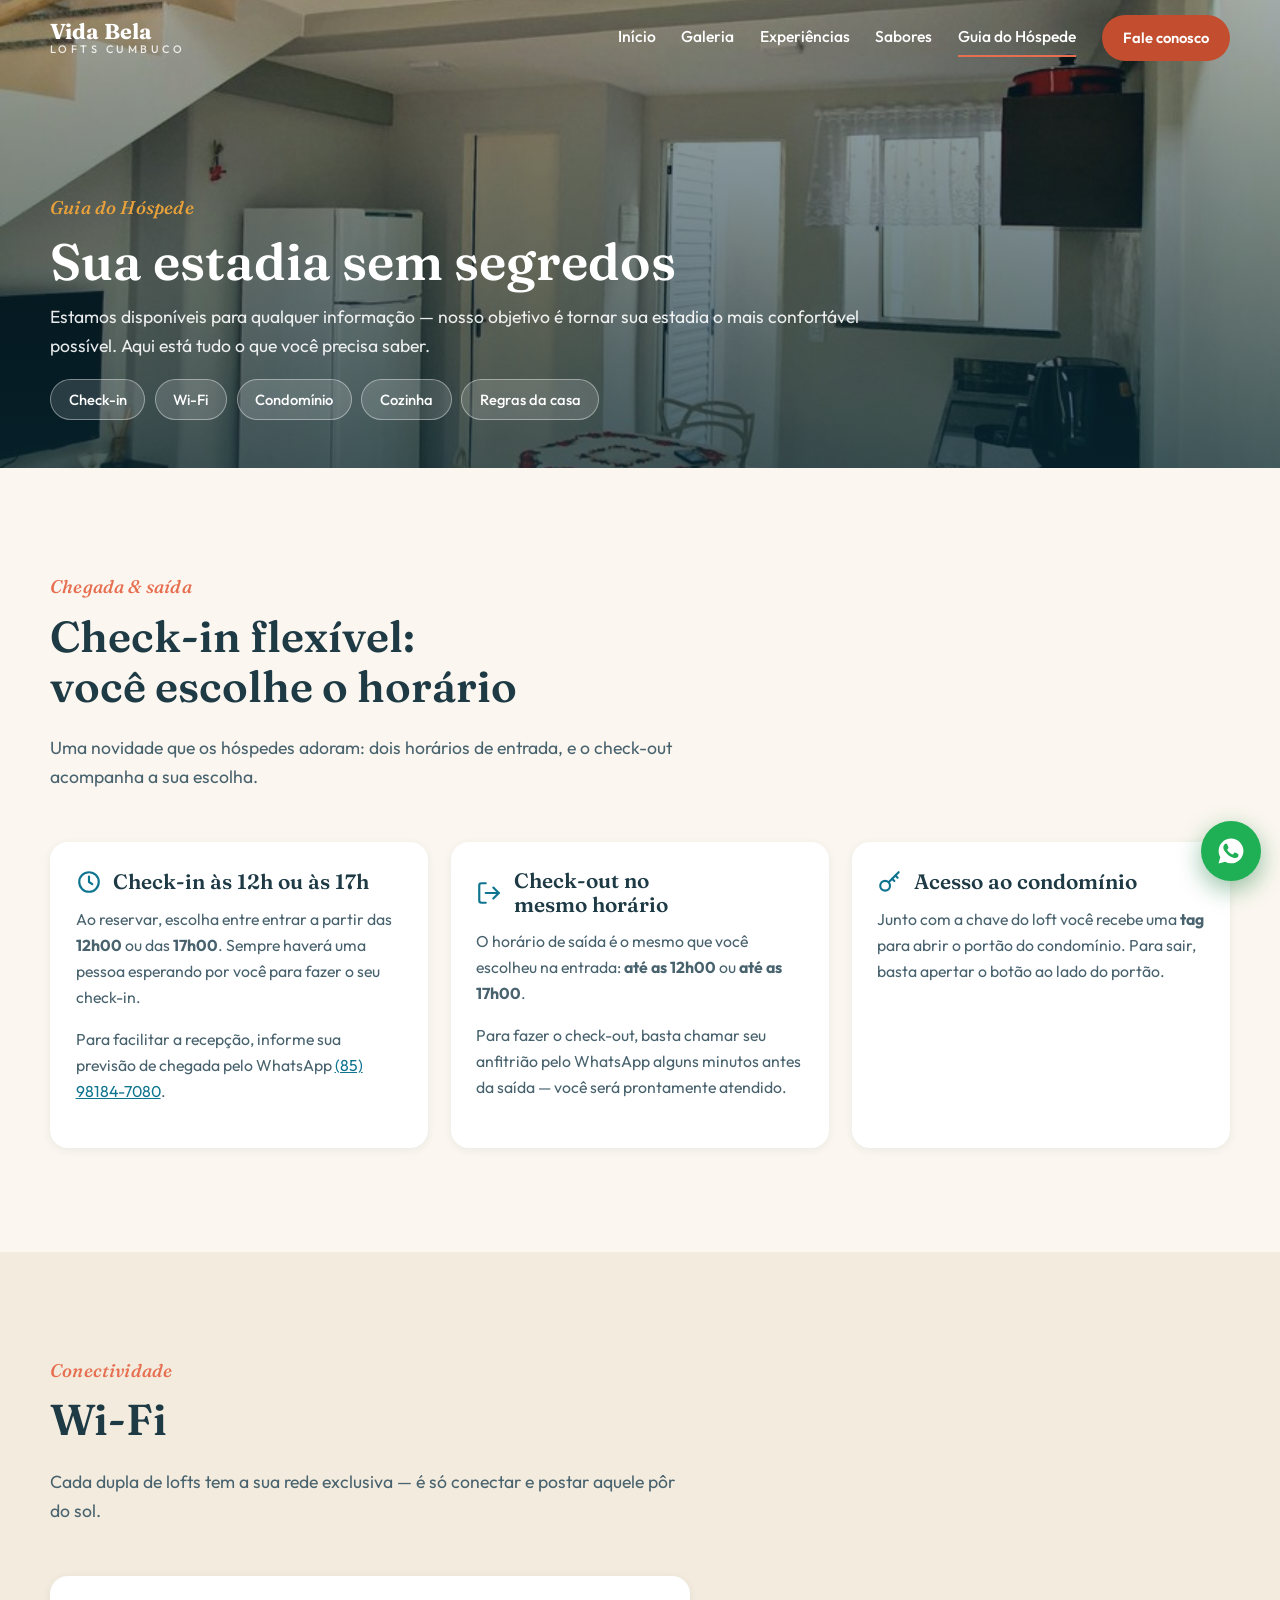
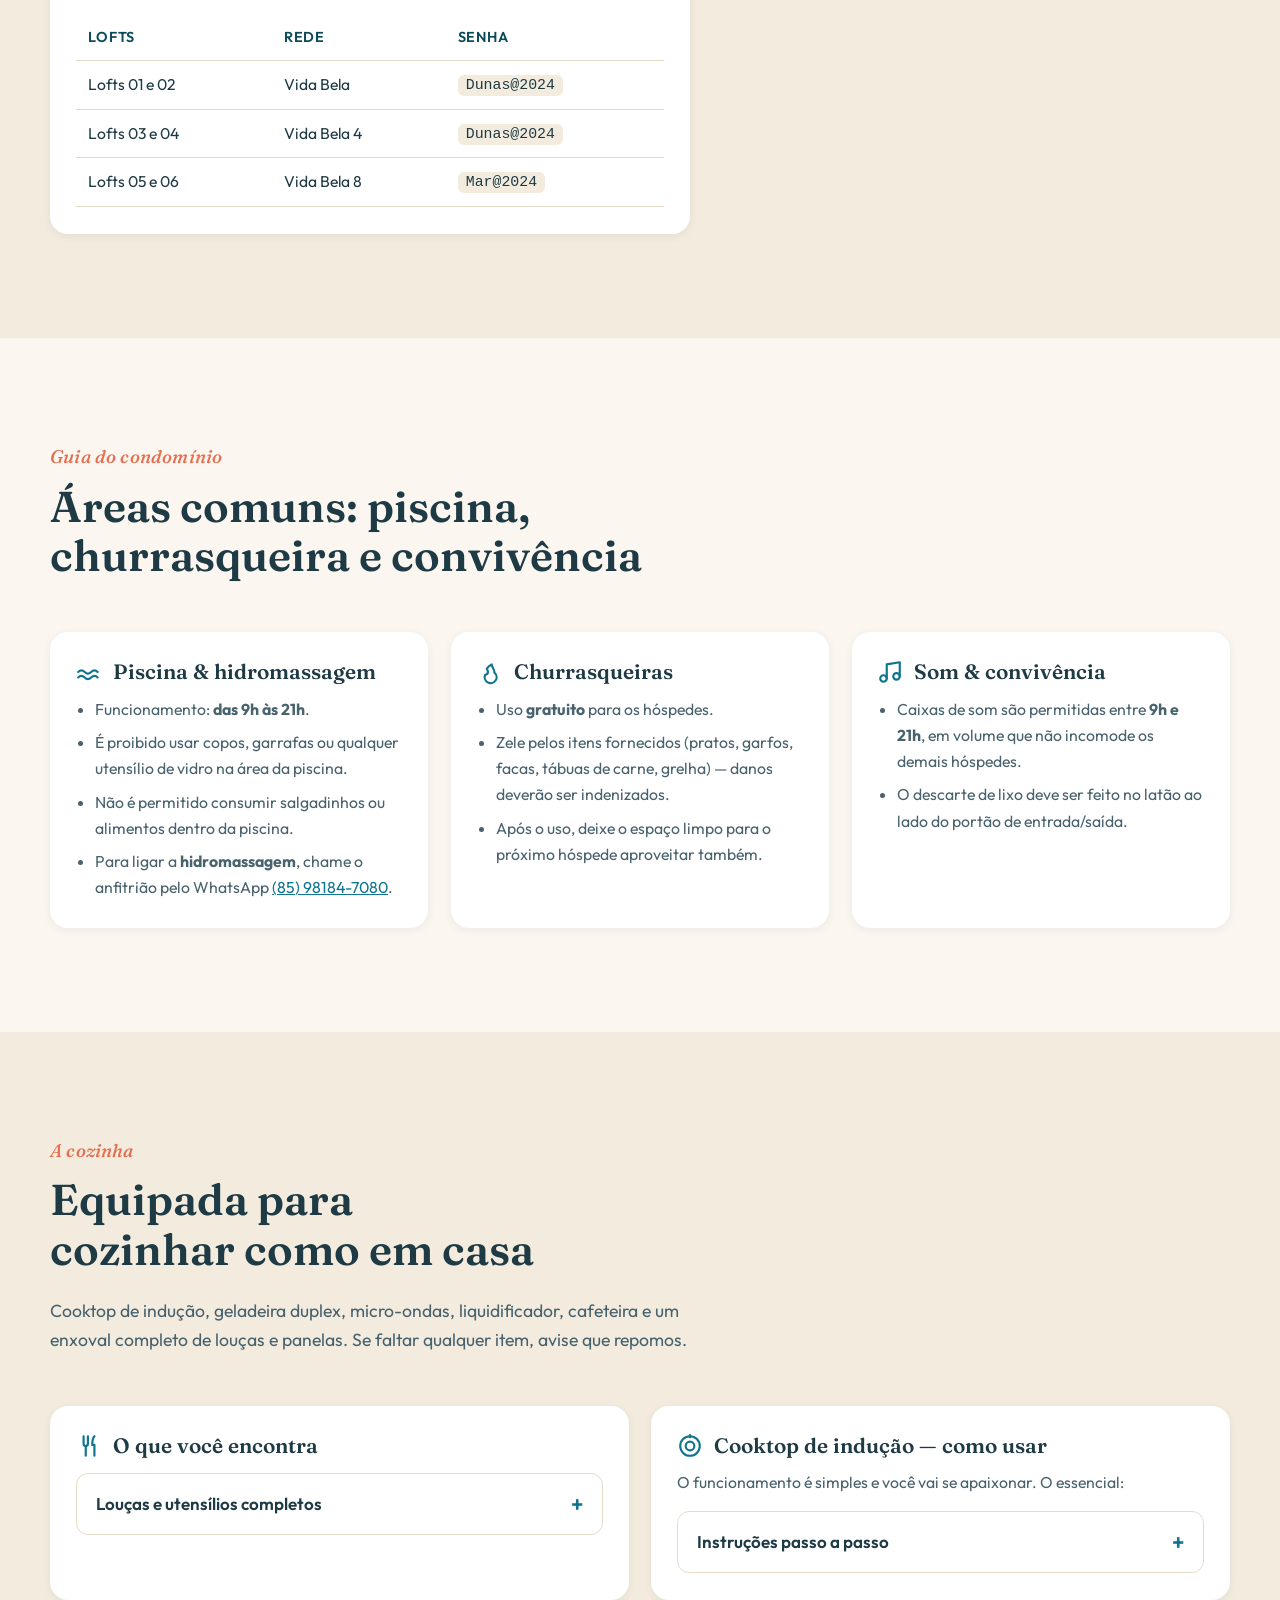
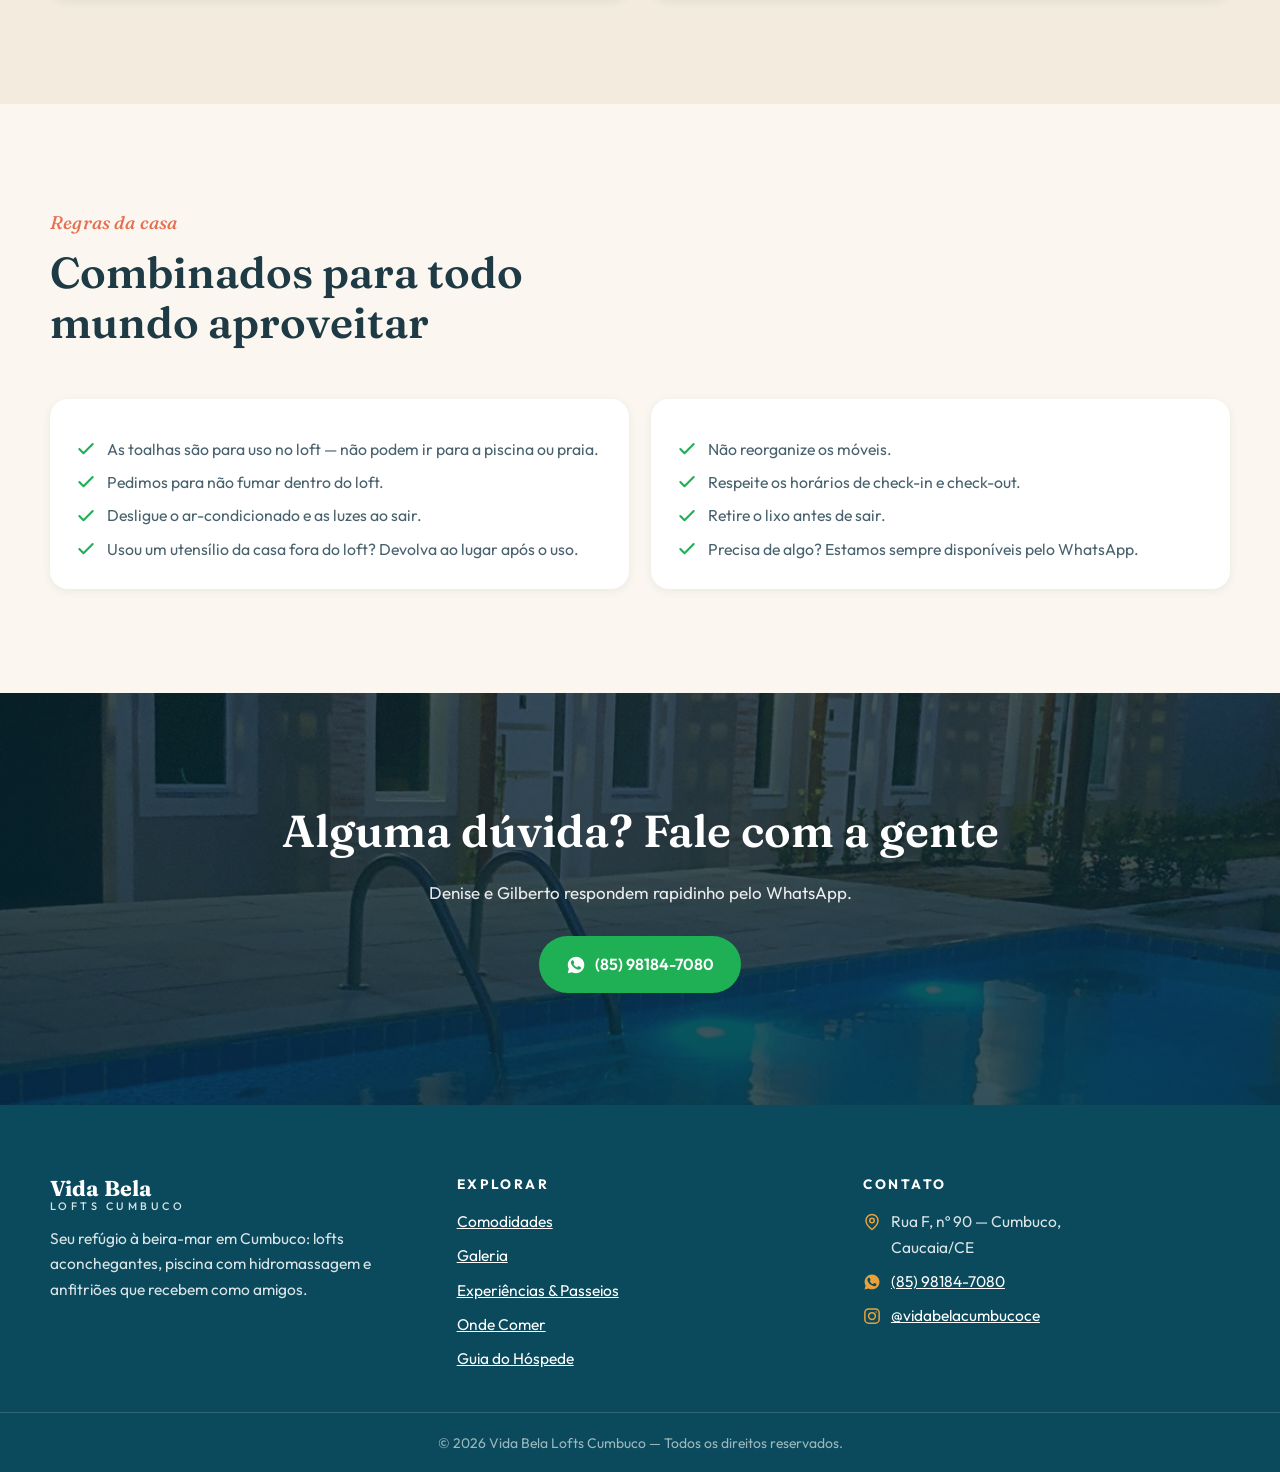
<file: site/guia.html>
<!DOCTYPE html>
<html lang="pt-BR">
<head>
  <meta charset="UTF-8">
  <meta name="viewport" content="width=device-width, initial-scale=1">
  <title>Guia do Hóspede — Vida Bela Lofts Cumbuco</title>
  <meta name="description" content="Tudo sobre a sua estadia no Vida Bela Lofts Cumbuco: check-in e check-out flexíveis, Wi-Fi, piscina e hidromassagem, churrasqueiras, cozinha equipada e regras da casa.">
  <link rel="icon" href="favicon.svg" type="image/svg+xml">
  <link rel="apple-touch-icon" href="apple-touch-icon.png">
  <link rel="stylesheet" href="assets/css/styles.css">
  <meta property="og:type" content="website">
  <meta property="og:title" content="Guia do Hóspede — Vida Bela Lofts Cumbuco">
  <meta property="og:description" content="Check-in, Wi-Fi, piscina, churrasqueiras e tudo sobre o funcionamento da casa.">
  <meta property="og:url" content="https://guiadohospede.vidabelabr.com.br/guia.html">
  <meta property="og:image" content="https://guiadohospede.vidabelabr.com.br/assets/img/og-image.jpg">
  <meta property="og:locale" content="pt_BR">
</head>
<body>
  <a class="skip-link" href="#conteudo">Pular para o conteúdo</a>

  <header class="site-header">
    <div class="container">
      <a class="brand" href="index.html">Vida Bela <small>Lofts Cumbuco</small></a>
      <button class="nav-toggle" aria-expanded="false" aria-controls="site-nav" aria-label="Abrir menu">
        <svg class="icon-open" viewBox="0 0 24 24" fill="none" stroke="currentColor" stroke-width="2" stroke-linecap="round"><path d="M4 7h16M4 12h16M4 17h16"/></svg>
        <svg class="icon-close" viewBox="0 0 24 24" fill="none" stroke="currentColor" stroke-width="2" stroke-linecap="round"><path d="M18 6 6 18M6 6l12 12"/></svg>
      </button>
      <nav id="site-nav" class="nav" aria-label="Navegação principal">
        <a href="index.html">Início</a>
        <a href="index.html#galeria">Galeria</a>
        <a href="experiencias.html">Experiências</a>
        <a href="sabores.html">Sabores</a>
        <a href="guia.html" aria-current="page">Guia do Hóspede</a>
        <a class="btn btn--primary" href="https://wa.me/5585981847080?text=Ol%C3%A1!%20Sou%20h%C3%B3spede%20do%20Vida%20Bela%20Lofts%20Cumbuco." target="_blank" rel="noopener">Fale conosco</a>
      </nav>
    </div>
  </header>

  <main id="conteudo">
    <section class="page-hero">
      <div class="page-hero__media">
        <img src="assets/img/loft-interior.jpg" alt="" fetchpriority="high" width="900" height="1600">
      </div>
      <div class="container page-hero__content">
        <span class="eyebrow">Guia do Hóspede</span>
        <h1>Sua estadia sem segredos</h1>
        <p>Estamos disponíveis para qualquer informação — nosso objetivo é tornar sua estadia o mais confortável possível. Aqui está tudo o que você precisa saber.</p>
        <nav class="quicknav" aria-label="Atalhos do guia">
          <a href="#checkin">Check-in</a>
          <a href="#wifi">Wi-Fi</a>
          <a href="#condominio">Condomínio</a>
          <a href="#cozinha">Cozinha</a>
          <a href="#regras">Regras da casa</a>
        </nav>
      </div>
    </section>

    <!-- ============ CHECK-IN ============ -->
    <section class="section guide-section" id="checkin">
      <div class="container">
        <header class="section-head reveal">
          <span class="eyebrow">Chegada &amp; saída</span>
          <h2>Check-in flexível: você escolhe o horário</h2>
          <p>Uma novidade que os hóspedes adoram: dois horários de entrada, e o check-out acompanha a sua escolha.</p>
        </header>
        <div class="guide-grid">
          <div class="guide-card reveal">
            <h3>
              <svg width="26" height="26" viewBox="0 0 24 24" fill="none" stroke="currentColor" stroke-width="2" stroke-linecap="round" stroke-linejoin="round" aria-hidden="true"><circle cx="12" cy="12" r="9"/><path d="M12 7v5l3 2"/></svg>
              Check-in às 12h ou às 17h
            </h3>
            <p>Ao reservar, escolha entre entrar a partir das <strong>12h00</strong> ou das <strong>17h00</strong>. Sempre haverá uma pessoa esperando por você para fazer o seu check-in.</p>
            <p>Para facilitar a recepção, informe sua previsão de chegada pelo WhatsApp <a href="https://wa.me/5585981847080" target="_blank" rel="noopener">(85) 98184-7080</a>.</p>
          </div>
          <div class="guide-card reveal reveal-d1">
            <h3>
              <svg width="26" height="26" viewBox="0 0 24 24" fill="none" stroke="currentColor" stroke-width="2" stroke-linecap="round" stroke-linejoin="round" aria-hidden="true"><path d="M9 21H5a2 2 0 0 1-2-2V5a2 2 0 0 1 2-2h4"/><path d="m16 17 5-5-5-5"/><path d="M21 12H9"/></svg>
              Check-out no mesmo horário
            </h3>
            <p>O horário de saída é o mesmo que você escolheu na entrada: <strong>até as 12h00</strong> ou <strong>até as 17h00</strong>.</p>
            <p>Para fazer o check-out, basta chamar seu anfitrião pelo WhatsApp alguns minutos antes da saída — você será prontamente atendido.</p>
          </div>
          <div class="guide-card reveal reveal-d2">
            <h3>
              <svg width="26" height="26" viewBox="0 0 24 24" fill="none" stroke="currentColor" stroke-width="2" stroke-linecap="round" stroke-linejoin="round" aria-hidden="true"><circle cx="7.5" cy="15.5" r="4.5"/><path d="m11 12 9-9"/><path d="m17 6 2 2"/><path d="m14 9 2 2"/></svg>
              Acesso ao condomínio
            </h3>
            <p>Junto com a chave do loft você recebe uma <strong>tag</strong> para abrir o portão do condomínio. Para sair, basta apertar o botão ao lado do portão.</p>
          </div>
        </div>
      </div>
    </section>

    <!-- ============ WI-FI ============ -->
    <section class="section section--alt guide-section" id="wifi">
      <div class="container">
        <header class="section-head reveal">
          <span class="eyebrow">Conectividade</span>
          <h2>Wi-Fi</h2>
          <p>Cada dupla de lofts tem a sua rede exclusiva — é só conectar e postar aquele pôr do sol.</p>
        </header>
        <div class="guide-card reveal" style="max-width: 640px;">
          <table class="wifi-table">
            <caption class="visually-hidden" style="position:absolute;left:-9999px;">Redes Wi-Fi por loft</caption>
            <thead>
              <tr><th scope="col">Lofts</th><th scope="col">Rede</th><th scope="col">Senha</th></tr>
            </thead>
            <tbody>
              <tr><td>Lofts 01 e 02</td><td>Vida Bela</td><td><code>Dunas@2024</code></td></tr>
              <tr><td>Lofts 03 e 04</td><td>Vida Bela 4</td><td><code>Dunas@2024</code></td></tr>
              <tr><td>Lofts 05 e 06</td><td>Vida Bela 8</td><td><code>Mar@2024</code></td></tr>
            </tbody>
          </table>
        </div>
      </div>
    </section>

    <!-- ============ CONDOMÍNIO ============ -->
    <section class="section guide-section" id="condominio">
      <div class="container">
        <header class="section-head reveal">
          <span class="eyebrow">Guia do condomínio</span>
          <h2>Áreas comuns: piscina, churrasqueira e convivência</h2>
        </header>
        <div class="guide-grid">
          <div class="guide-card reveal">
            <h3>
              <svg width="26" height="26" viewBox="0 0 24 24" fill="none" stroke="currentColor" stroke-width="2" stroke-linecap="round" stroke-linejoin="round" aria-hidden="true"><path d="M2 12c2-2 4-2 6 0s4 2 6 0 4-2 6 0"/><path d="M2 17c2-2 4-2 6 0s4 2 6 0 4-2 6 0"/></svg>
              Piscina &amp; hidromassagem
            </h3>
            <ul>
              <li>Funcionamento: <strong>das 9h às 21h</strong>.</li>
              <li>É proibido usar copos, garrafas ou qualquer utensílio de vidro na área da piscina.</li>
              <li>Não é permitido consumir salgadinhos ou alimentos dentro da piscina.</li>
              <li>Para ligar a <strong>hidromassagem</strong>, chame o anfitrião pelo WhatsApp <a href="https://wa.me/5585981847080" target="_blank" rel="noopener">(85) 98184-7080</a>.</li>
            </ul>
          </div>
          <div class="guide-card reveal reveal-d1">
            <h3>
              <svg width="26" height="26" viewBox="0 0 24 24" fill="none" stroke="currentColor" stroke-width="2" stroke-linecap="round" stroke-linejoin="round" aria-hidden="true"><path d="M8.5 14.5A2.5 2.5 0 0 0 11 12c0-1.38-.5-2-1-3 1.07-2.14 2.22-3.1 4.5-4 0 2.5 2.5 4 2.5 7.5a5.5 5.5 0 1 1-8.5 2Z"/></svg>
              Churrasqueiras
            </h3>
            <ul>
              <li>Uso <strong>gratuito</strong> para os hóspedes.</li>
              <li>Zele pelos itens fornecidos (pratos, garfos, facas, tábuas de carne, grelha) — danos deverão ser indenizados.</li>
              <li>Após o uso, deixe o espaço limpo para o próximo hóspede aproveitar também.</li>
            </ul>
          </div>
          <div class="guide-card reveal reveal-d2">
            <h3>
              <svg width="26" height="26" viewBox="0 0 24 24" fill="none" stroke="currentColor" stroke-width="2" stroke-linecap="round" stroke-linejoin="round" aria-hidden="true"><path d="M9 18V5l12-2v13"/><circle cx="6" cy="18" r="3"/><circle cx="18" cy="16" r="3"/></svg>
              Som &amp; convivência
            </h3>
            <ul>
              <li>Caixas de som são permitidas entre <strong>9h e 21h</strong>, em volume que não incomode os demais hóspedes.</li>
              <li>O descarte de lixo deve ser feito no latão ao lado do portão de entrada/saída.</li>
            </ul>
          </div>
        </div>
      </div>
    </section>

    <!-- ============ COZINHA ============ -->
    <section class="section section--alt guide-section" id="cozinha">
      <div class="container">
        <header class="section-head reveal">
          <span class="eyebrow">A cozinha</span>
          <h2>Equipada para cozinhar como em casa</h2>
          <p>Cooktop de indução, geladeira duplex, micro-ondas, liquidificador, cafeteira e um enxoval completo de louças e panelas. Se faltar qualquer item, avise que repomos.</p>
        </header>
        <div class="guide-grid">
          <div class="guide-card reveal">
            <h3>
              <svg width="26" height="26" viewBox="0 0 24 24" fill="none" stroke="currentColor" stroke-width="2" stroke-linecap="round" stroke-linejoin="round" aria-hidden="true"><path d="M7 3v7a2 2 0 0 0 4 0V3"/><path d="M9 12v9"/><path d="M17 3c-1.8 1.8-2 5-2 8h2v10"/></svg>
              O que você encontra
            </h3>
            <details class="accordion">
              <summary>Louças e utensílios completos</summary>
              <div class="accordion__body">
                <ul>
                  <li>4 pratos fundos, 4 rasos e 4 de sobremesa</li>
                  <li>2 frigideiras, 2 panelas, 2 caçarolas, leiteira e cuscuzeira</li>
                  <li>4 copos, 4 copos de água, 4 canecas e 4 xícaras de café</li>
                  <li>4 garfos, 4 colheres, 4 facas de cozinha, faca de corte, concha, colher grande e espumadeira</li>
                  <li>Saladeira, tábua de carne, potes para açúcar e sal</li>
                  <li>4 potes plásticos para armazenamento e garrafa de 2 litros para água</li>
                  <li>Porta-detergente, 2 guardanapos e pano de pia</li>
                </ul>
              </div>
            </details>
          </div>
          <div class="guide-card reveal reveal-d1">
            <h3>
              <svg width="26" height="26" viewBox="0 0 24 24" fill="none" stroke="currentColor" stroke-width="2" stroke-linecap="round" stroke-linejoin="round" aria-hidden="true"><circle cx="12" cy="12" r="9"/><circle cx="12" cy="12" r="4"/><path d="M12 2v2"/></svg>
              Cooktop de indução — como usar
            </h3>
            <p>O funcionamento é simples e você vai se apaixonar. O essencial:</p>
            <details class="accordion">
              <summary>Instruções passo a passo</summary>
              <div class="accordion__body">
                <ul>
                  <li><strong>Desbloquear:</strong> se aparecer <strong>“Lo”</strong> no painel, o fogão está travado por segurança. Toque no símbolo do cadeado por alguns segundos e ele desbloqueia sozinho.</li>
                  <li><strong>Ligar/desligar:</strong> toque no símbolo liga/desliga e escolha a boca (frente ou fundo).</li>
                  <li><strong>Temperatura:</strong> o fogão liga na intensidade 5 (média). Ajuste enquanto o LED estiver piscando: 1–2 fogo baixo · 3–5 médio · 6–8 alto · 9 turbo.</li>
                  <li><strong>Letra “H” piscando:</strong> indica que a área ainda está quente — ela apaga quando esfriar.</li>
                  <li><strong>Panelas:</strong> funciona apenas com panelas de <strong>ferro ou inox</strong> (não funciona com alumínio).</li>
                </ul>
              </div>
            </details>
          </div>
        </div>
      </div>
    </section>

    <!-- ============ REGRAS ============ -->
    <section class="section guide-section" id="regras">
      <div class="container">
        <header class="section-head reveal">
          <span class="eyebrow">Regras da casa</span>
          <h2>Combinados para todo mundo aproveitar</h2>
        </header>
        <div class="guide-grid">
          <div class="guide-card reveal">
            <ul class="check-list">
              <li>
                <svg width="20" height="20" viewBox="0 0 24 24" fill="none" stroke="currentColor" stroke-width="2.5" stroke-linecap="round" stroke-linejoin="round" aria-hidden="true"><path d="M20 6 9 17l-5-5"/></svg>
                As toalhas são para uso no loft — não podem ir para a piscina ou praia.
              </li>
              <li>
                <svg width="20" height="20" viewBox="0 0 24 24" fill="none" stroke="currentColor" stroke-width="2.5" stroke-linecap="round" stroke-linejoin="round" aria-hidden="true"><path d="M20 6 9 17l-5-5"/></svg>
                Pedimos para não fumar dentro do loft.
              </li>
              <li>
                <svg width="20" height="20" viewBox="0 0 24 24" fill="none" stroke="currentColor" stroke-width="2.5" stroke-linecap="round" stroke-linejoin="round" aria-hidden="true"><path d="M20 6 9 17l-5-5"/></svg>
                Desligue o ar-condicionado e as luzes ao sair.
              </li>
              <li>
                <svg width="20" height="20" viewBox="0 0 24 24" fill="none" stroke="currentColor" stroke-width="2.5" stroke-linecap="round" stroke-linejoin="round" aria-hidden="true"><path d="M20 6 9 17l-5-5"/></svg>
                Usou um utensílio da casa fora do loft? Devolva ao lugar após o uso.
              </li>
            </ul>
          </div>
          <div class="guide-card reveal reveal-d1">
            <ul class="check-list">
              <li>
                <svg width="20" height="20" viewBox="0 0 24 24" fill="none" stroke="currentColor" stroke-width="2.5" stroke-linecap="round" stroke-linejoin="round" aria-hidden="true"><path d="M20 6 9 17l-5-5"/></svg>
                Não reorganize os móveis.
              </li>
              <li>
                <svg width="20" height="20" viewBox="0 0 24 24" fill="none" stroke="currentColor" stroke-width="2.5" stroke-linecap="round" stroke-linejoin="round" aria-hidden="true"><path d="M20 6 9 17l-5-5"/></svg>
                Respeite os horários de check-in e check-out.
              </li>
              <li>
                <svg width="20" height="20" viewBox="0 0 24 24" fill="none" stroke="currentColor" stroke-width="2.5" stroke-linecap="round" stroke-linejoin="round" aria-hidden="true"><path d="M20 6 9 17l-5-5"/></svg>
                Retire o lixo antes de sair.
              </li>
              <li>
                <svg width="20" height="20" viewBox="0 0 24 24" fill="none" stroke="currentColor" stroke-width="2.5" stroke-linecap="round" stroke-linejoin="round" aria-hidden="true"><path d="M20 6 9 17l-5-5"/></svg>
                Precisa de algo? Estamos sempre disponíveis pelo WhatsApp.
              </li>
            </ul>
          </div>
        </div>
      </div>
    </section>

    <!-- ============ CTA ============ -->
    <section class="cta-band">
      <div class="cta-band__media">
        <img src="assets/img/band-noite.jpg" alt="" loading="lazy" width="1134" height="860">
      </div>
      <div class="container">
        <h2 class="reveal">Alguma dúvida? Fale com a gente</h2>
        <p class="reveal reveal-d1">Denise e Gilberto respondem rapidinho pelo WhatsApp.</p>
        <div class="hero__actions reveal reveal-d2">
          <a class="btn btn--whatsapp" href="https://wa.me/5585981847080" target="_blank" rel="noopener">
            <svg width="20" height="20" viewBox="0 0 24 24" fill="currentColor" aria-hidden="true"><path d="M12.04 2C6.58 2 2.13 6.45 2.13 11.91c0 1.75.46 3.45 1.32 4.95L2.05 22l5.25-1.38a9.9 9.9 0 0 0 4.74 1.21h.01c5.46 0 9.9-4.45 9.9-9.91 0-2.65-1.03-5.14-2.9-7.01A9.82 9.82 0 0 0 12.04 2Zm5.83 14.12c-.25.7-1.45 1.33-2.02 1.42-.52.08-1.17.11-1.89-.12-.44-.14-1-.32-1.71-.63-3.02-1.3-4.99-4.34-5.14-4.54-.15-.2-1.23-1.63-1.23-3.11 0-1.48.78-2.21 1.05-2.51.28-.3.6-.38.8-.38h.58c.18 0 .43-.07.68.52.25.6.85 2.08.93 2.23.07.15.12.33.02.53-.1.2-.15.32-.3.5-.15.17-.31.39-.45.52-.15.15-.3.31-.13.61.17.3.76 1.26 1.63 2.03 1.13 1 2.07 1.32 2.37 1.47.3.15.47.12.65-.07.17-.2.75-.87.94-1.17.2-.3.4-.25.67-.15.28.1 1.75.83 2.05.98.3.15.5.22.57.35.08.13.08.72-.17 1.42Z"/></svg>
            (85) 98184-7080
          </a>
        </div>
      </div>
    </section>
  </main>

  <footer class="site-footer">
    <div class="container">
      <div class="footer-grid">
        <div class="footer-brand">
          <a class="brand" href="index.html">Vida Bela <small>Lofts Cumbuco</small></a>
          <p>Seu refúgio à beira-mar em Cumbuco: lofts aconchegantes, piscina com hidromassagem e anfitriões que recebem como amigos.</p>
        </div>
        <nav aria-label="Links do rodapé">
          <h4>Explorar</h4>
          <ul>
            <li><a href="index.html#comodidades">Comodidades</a></li>
            <li><a href="index.html#galeria">Galeria</a></li>
            <li><a href="experiencias.html">Experiências &amp; Passeios</a></li>
            <li><a href="sabores.html">Onde Comer</a></li>
            <li><a href="guia.html">Guia do Hóspede</a></li>
          </ul>
        </nav>
        <div>
          <h4>Contato</h4>
          <ul>
            <li>
              <svg width="18" height="18" viewBox="0 0 24 24" fill="none" stroke="currentColor" stroke-width="2" stroke-linecap="round" stroke-linejoin="round" aria-hidden="true"><path d="M20 10c0 6-8 12-8 12s-8-6-8-12a8 8 0 1 1 16 0Z"/><circle cx="12" cy="10" r="3"/></svg>
              <span>Rua F, nº 90 — Cumbuco,<br>Caucaia/CE</span>
            </li>
            <li>
              <svg width="18" height="18" viewBox="0 0 24 24" fill="currentColor" aria-hidden="true"><path d="M12.04 2C6.58 2 2.13 6.45 2.13 11.91c0 1.75.46 3.45 1.32 4.95L2.05 22l5.25-1.38a9.9 9.9 0 0 0 4.74 1.21h.01c5.46 0 9.9-4.45 9.9-9.91 0-2.65-1.03-5.14-2.9-7.01A9.82 9.82 0 0 0 12.04 2Zm5.83 14.12c-.25.7-1.45 1.33-2.02 1.42-.52.08-1.17.11-1.89-.12-.44-.14-1-.32-1.71-.63-3.02-1.3-4.99-4.34-5.14-4.54-.15-.2-1.23-1.63-1.23-3.11 0-1.48.78-2.21 1.05-2.51.28-.3.6-.38.8-.38h.58c.18 0 .43-.07.68.52.25.6.85 2.08.93 2.23.07.15.12.33.02.53-.1.2-.15.32-.3.5-.15.17-.31.39-.45.52-.15.15-.3.31-.13.61.17.3.76 1.26 1.63 2.03 1.13 1 2.07 1.32 2.37 1.47.3.15.47.12.65-.07.17-.2.75-.87.94-1.17.2-.3.4-.25.67-.15.28.1 1.75.83 2.05.98.3.15.5.22.57.35.08.13.08.72-.17 1.42Z"/></svg>
              <a href="https://wa.me/5585981847080" target="_blank" rel="noopener">(85) 98184-7080</a>
            </li>
            <li>
              <svg width="18" height="18" viewBox="0 0 24 24" fill="none" stroke="currentColor" stroke-width="2" stroke-linecap="round" stroke-linejoin="round" aria-hidden="true"><rect x="2.5" y="2.5" width="19" height="19" rx="5"/><circle cx="12" cy="12" r="4.5"/><circle cx="17.5" cy="6.5" r="1" fill="currentColor" stroke="none"/></svg>
              <a href="https://www.instagram.com/vidabelacumbucoce" target="_blank" rel="noopener">@vidabelacumbucoce</a>
            </li>
          </ul>
        </div>
      </div>
    </div>
    <div class="footer-bottom">
      <div class="container">© <span id="ano">2025</span> Vida Bela Lofts Cumbuco — Todos os direitos reservados.</div>
    </div>
  </footer>

  <a class="wa-float" href="https://wa.me/5585981847080?text=Ol%C3%A1!%20Sou%20h%C3%B3spede%20do%20Vida%20Bela%20Lofts%20Cumbuco." target="_blank" rel="noopener" aria-label="Falar com os anfitriões no WhatsApp">
    <svg viewBox="0 0 24 24" fill="currentColor" aria-hidden="true"><path d="M12.04 2C6.58 2 2.13 6.45 2.13 11.91c0 1.75.46 3.45 1.32 4.95L2.05 22l5.25-1.38a9.9 9.9 0 0 0 4.74 1.21h.01c5.46 0 9.9-4.45 9.9-9.91 0-2.65-1.03-5.14-2.9-7.01A9.82 9.82 0 0 0 12.04 2Zm5.83 14.12c-.25.7-1.45 1.33-2.02 1.42-.52.08-1.17.11-1.89-.12-.44-.14-1-.32-1.71-.63-3.02-1.3-4.99-4.34-5.14-4.54-.15-.2-1.23-1.63-1.23-3.11 0-1.48.78-2.21 1.05-2.51.28-.3.6-.38.8-.38h.58c.18 0 .43-.07.68.52.25.6.85 2.08.93 2.23.07.15.12.33.02.53-.1.2-.15.32-.3.5-.15.17-.31.39-.45.52-.15.15-.3.31-.13.61.17.3.76 1.26 1.63 2.03 1.13 1 2.07 1.32 2.37 1.47.3.15.47.12.65-.07.17-.2.75-.87.94-1.17.2-.3.4-.25.67-.15.28.1 1.75.83 2.05.98.3.15.5.22.57.35.08.13.08.72-.17 1.42Z"/></svg>
  </a>

  <script src="assets/js/main.js"></script>
</body>
</html>
</file>
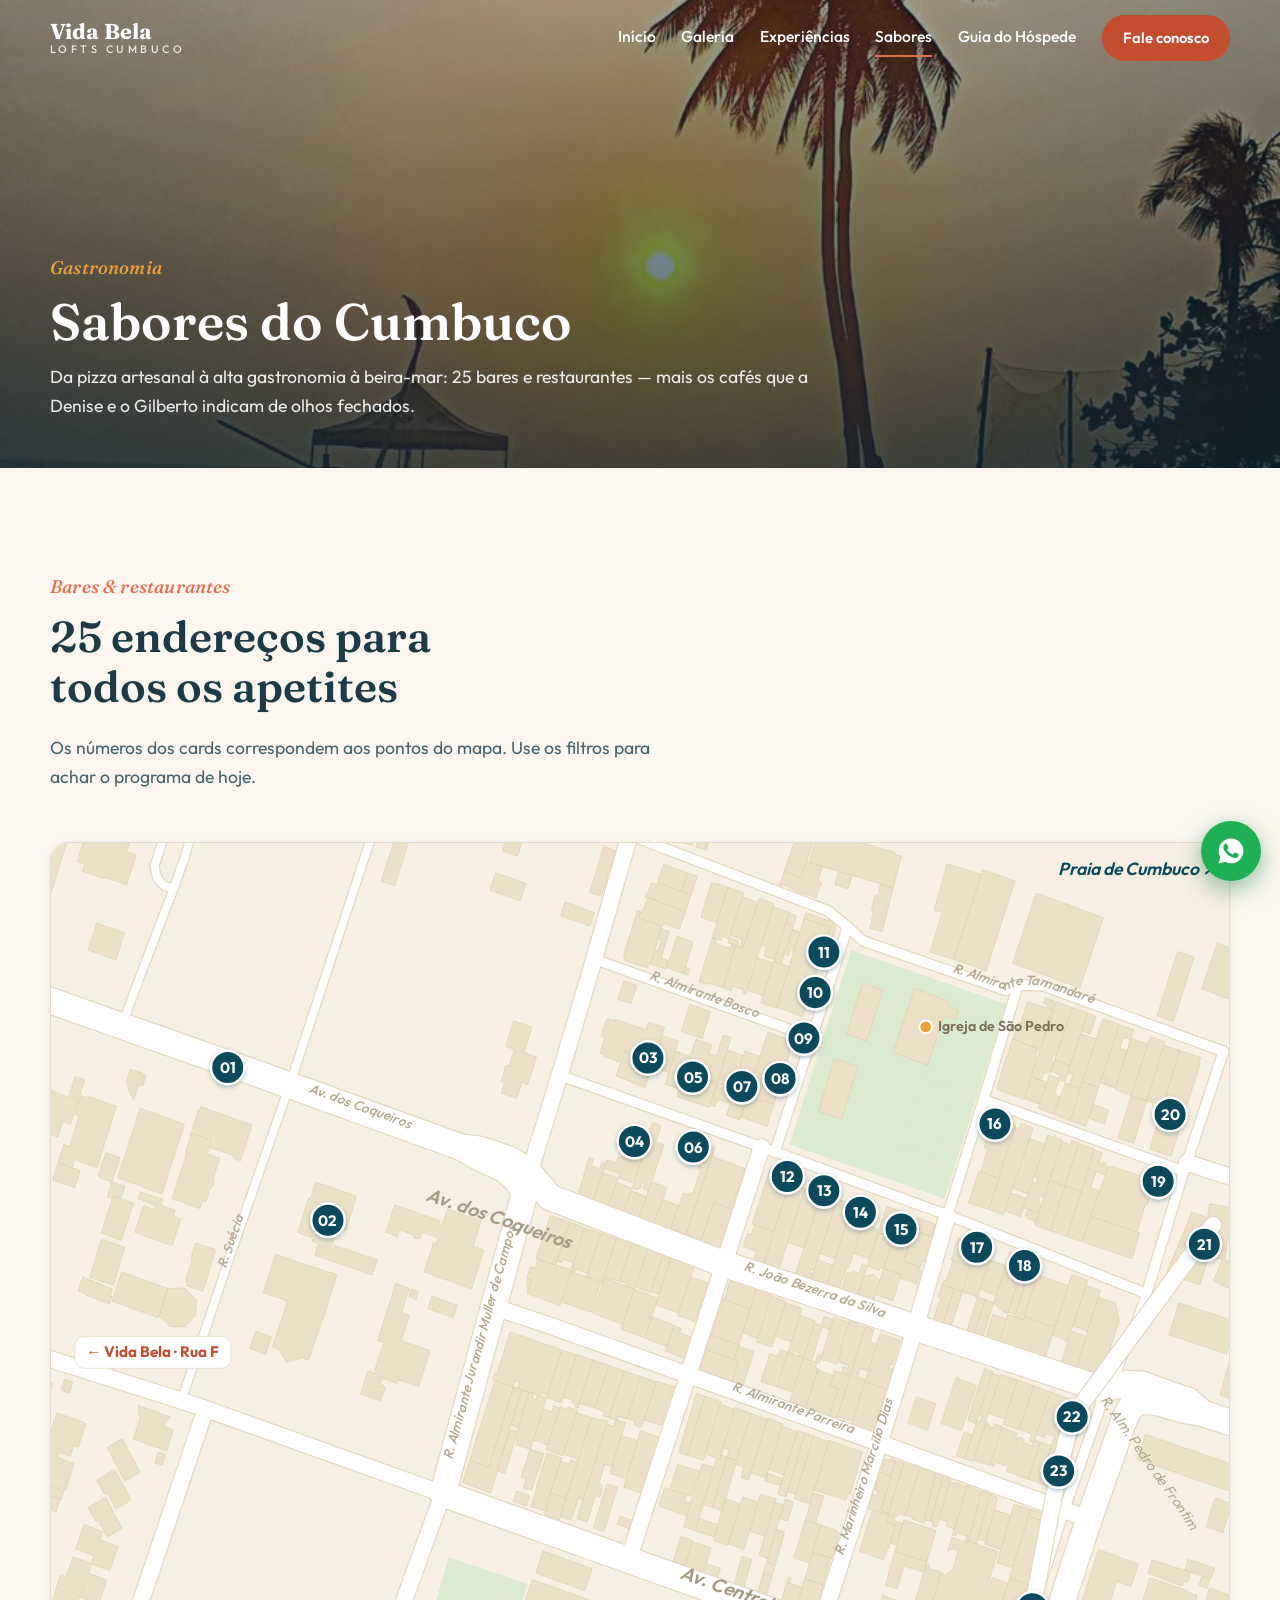
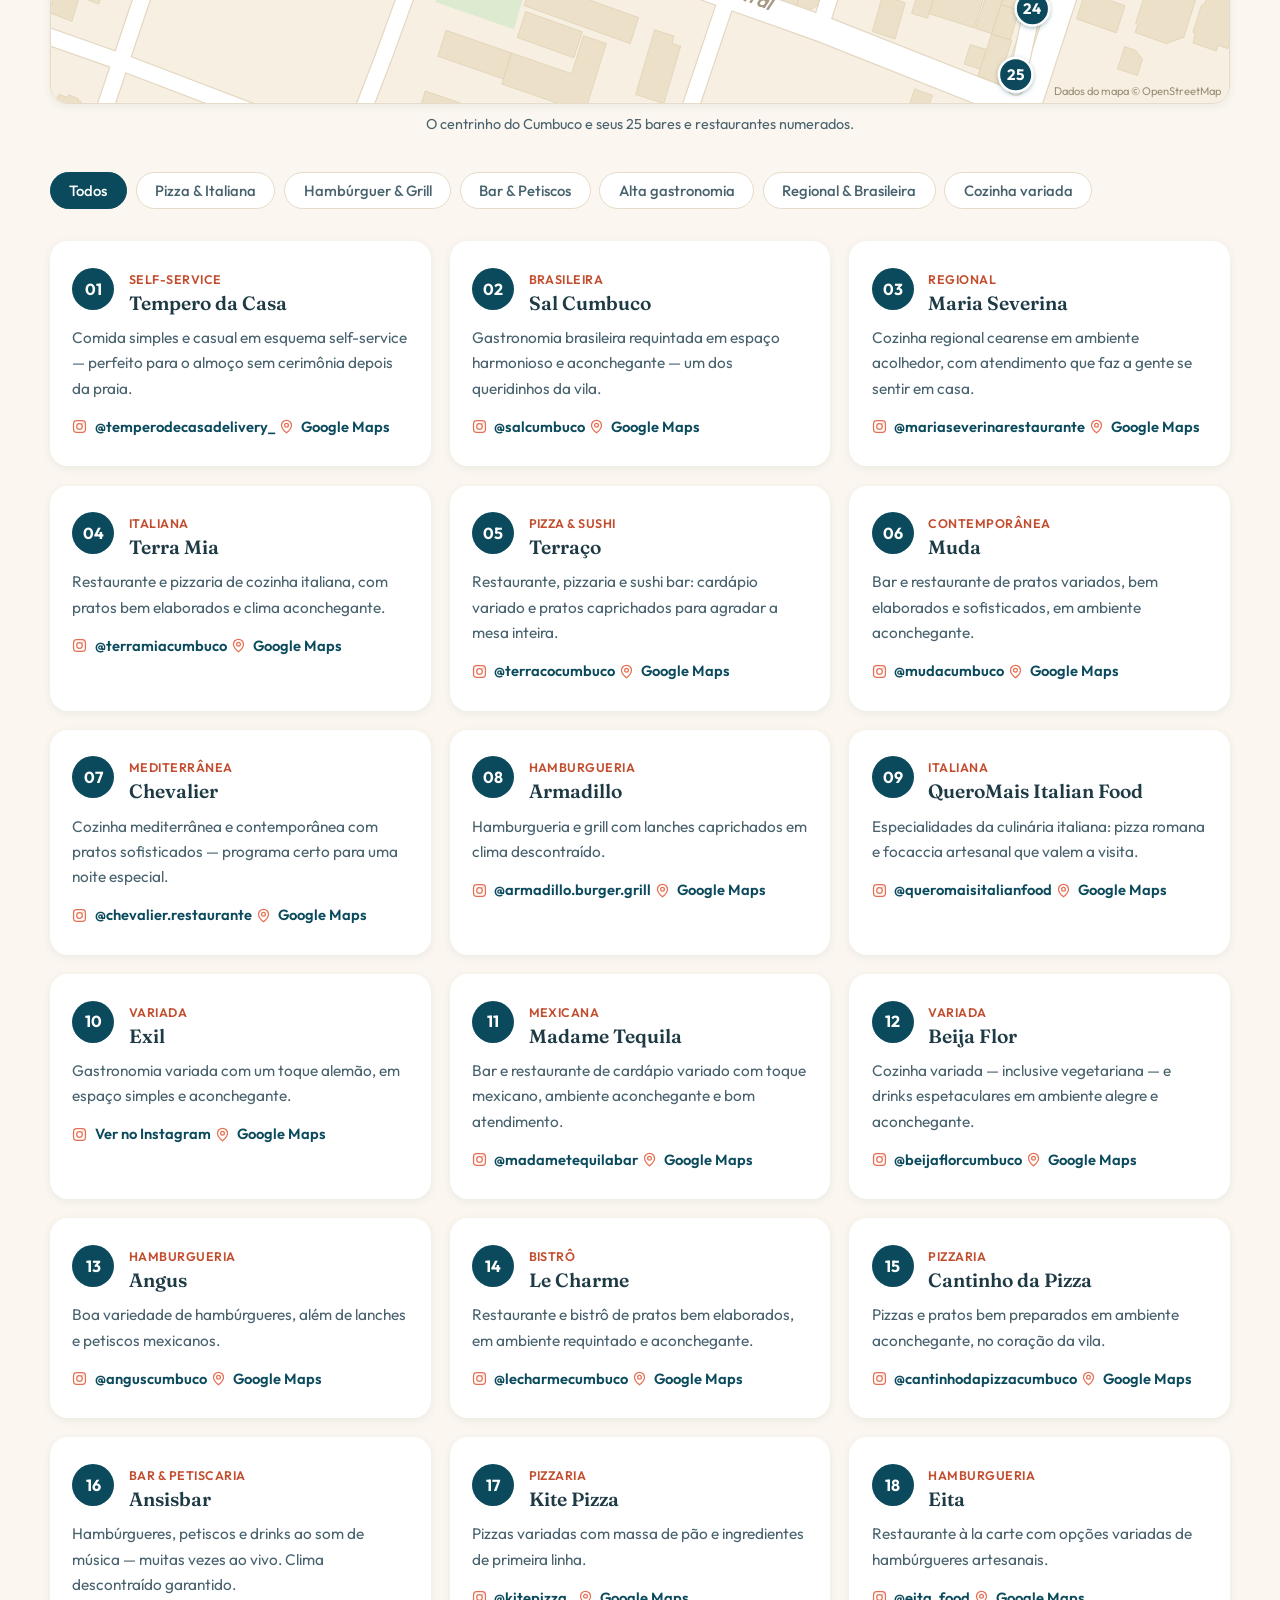
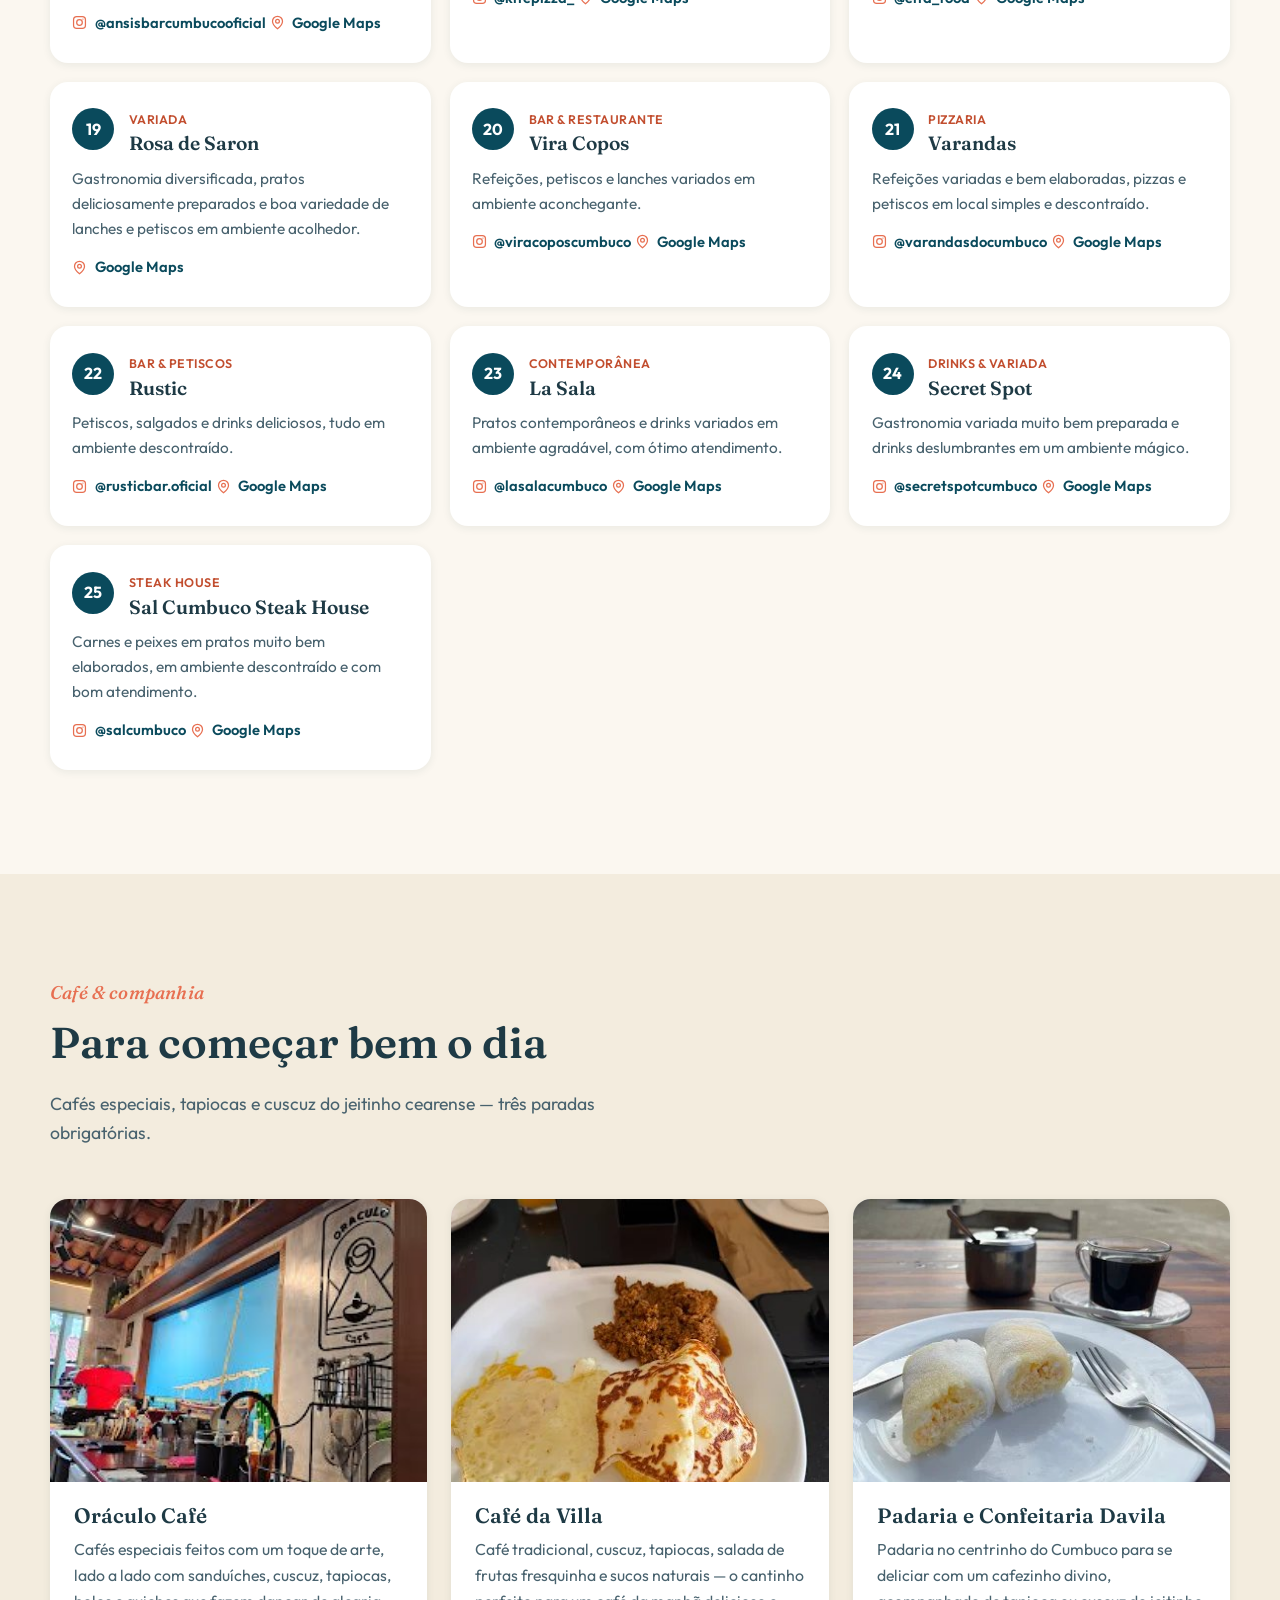
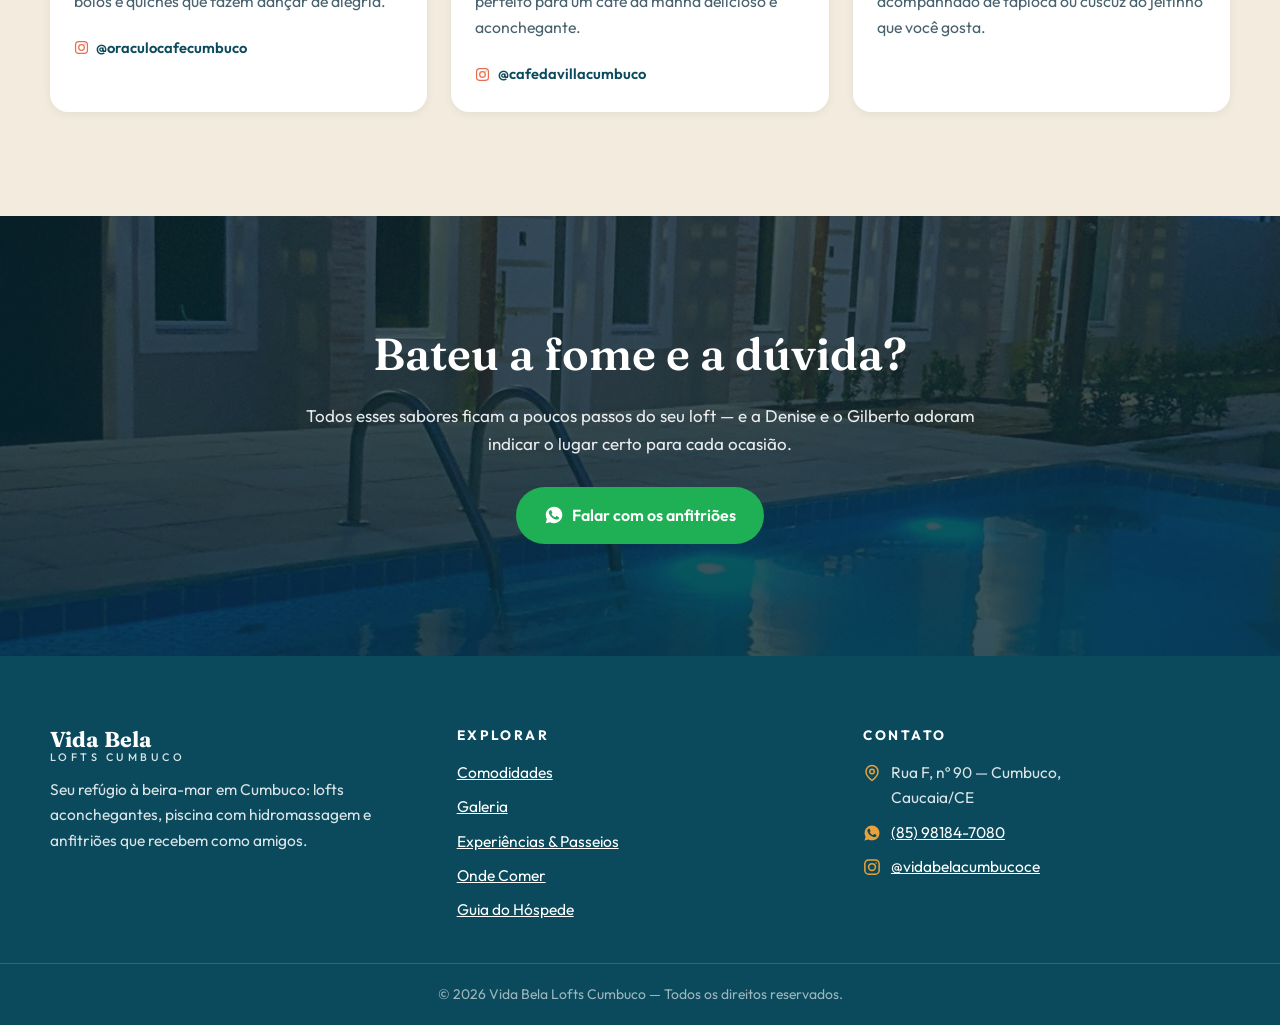
<file: site/sabores.html>
<!DOCTYPE html>
<html lang="pt-BR">
<head>
  <meta charset="UTF-8">
  <meta name="viewport" content="width=device-width, initial-scale=1">
  <title>Onde comer em Cumbuco — Vida Bela Lofts</title>
  <meta name="description" content="25 bares e restaurantes do Cumbuco testados pelos anfitriões do Vida Bela Lofts, além de cafeterias deliciosas: pizza, frutos do mar, alta gastronomia e petiscos.">
  <link rel="icon" href="favicon.svg" type="image/svg+xml">
  <link rel="apple-touch-icon" href="apple-touch-icon.png">
  <link rel="stylesheet" href="assets/css/styles.css">
  <meta property="og:type" content="website">
  <meta property="og:title" content="Onde comer em Cumbuco — Vida Bela Lofts">
  <meta property="og:description" content="25 bares e restaurantes do Cumbuco testados pelos anfitriões do Vida Bela Lofts, além de cafeterias deliciosas.">
  <meta property="og:url" content="https://guiadohospede.vidabelabr.com.br/sabores.html">
  <meta property="og:image" content="https://guiadohospede.vidabelabr.com.br/assets/img/og-image.jpg">
  <meta property="og:locale" content="pt_BR">
</head>
<body>
  <a class="skip-link" href="#conteudo">Pular para o conteúdo</a>

  <header class="site-header">
    <div class="container">
      <a class="brand" href="index.html">Vida Bela <small>Lofts Cumbuco</small></a>
      <button class="nav-toggle" aria-expanded="false" aria-controls="site-nav" aria-label="Abrir menu">
        <svg class="icon-open" viewBox="0 0 24 24" fill="none" stroke="currentColor" stroke-width="2" stroke-linecap="round"><path d="M4 7h16M4 12h16M4 17h16"/></svg>
        <svg class="icon-close" viewBox="0 0 24 24" fill="none" stroke="currentColor" stroke-width="2" stroke-linecap="round"><path d="M18 6 6 18M6 6l12 12"/></svg>
      </button>
      <nav id="site-nav" class="nav" aria-label="Navegação principal">
        <a href="index.html">Início</a>
        <a href="index.html#galeria">Galeria</a>
        <a href="experiencias.html">Experiências</a>
        <a href="sabores.html" aria-current="page">Sabores</a>
        <a href="guia.html">Guia do Hóspede</a>
        <a class="btn btn--primary" href="https://wa.me/5585981847080?text=Ol%C3%A1!%20Sou%20h%C3%B3spede%20do%20Vida%20Bela%20Lofts%20Cumbuco." target="_blank" rel="noopener">Fale conosco</a>
      </nav>
    </div>
  </header>

  <main id="conteudo">
    <section class="page-hero">
      <div class="page-hero__media">
        <img src="assets/img/praia-por-do-sol.jpg" alt="" fetchpriority="high" width="900" height="1200">
      </div>
      <div class="container page-hero__content">
        <span class="eyebrow">Gastronomia</span>
        <h1>Sabores do Cumbuco</h1>
        <p>Da pizza artesanal à alta gastronomia à beira-mar: 25 bares e restaurantes — mais os cafés que a Denise e o Gilberto indicam de olhos fechados.</p>
      </div>
    </section>

    <!-- ============ RESTAURANTES ============ -->
    <section class="section" id="restaurantes">
      <div class="container">
        <header class="section-head reveal">
          <span class="eyebrow">Bares &amp; restaurantes</span>
          <h2>25 endereços para todos os apetites</h2>
          <p>Os números dos cards correspondem aos pontos do mapa. Use os filtros para achar o programa de hoje.</p>
        </header>
        <figure class="map-figure reveal">
          <div class="map-figure__scroll">
            <svg class="mapa-svg" viewBox="0 0 1480 1080" role="img" aria-labelledby="mapaCentrinho" font-family="Outfit, 'Segoe UI', sans-serif"><title id="mapaCentrinho">Mapa do centrinho do Cumbuco com os 25 bares e restaurantes numerados</title><defs><linearGradient id="mar-mapaCentrinho" x1="0" y1="0" x2="0.5" y2="1"><stop offset="0" stop-color="#93DAE6"/><stop offset="1" stop-color="#5FBFD3"/></linearGradient><filter id="pin-mapaCentrinho" x="-40%" y="-40%" width="180%" height="180%"><feDropShadow dx="0" dy="2" stdDeviation="3" flood-color="#0A4A5C" flood-opacity="0.35"/></filter></defs><rect width="1480" height="1080" fill="#F6EFE2"/><path d="M -342.9,112.3 L -294.0,130.1 L -281.6,134.6 L -92.4,203.5 L -48.9,219.4 L -165.3,572.1 L -265.8,535.3 L -459.3,465.0 L -342.9,112.3 Z" fill="#DCEAD0"/><path d="M 1005.4,134.3 L 1200.2,202.5 L 1122.5,447.1 L 927.8,378.9 L 1005.4,134.3 Z" fill="#DCEAD0"/><path d="M 1093.4,293.0 L 1066.8,380.4 L 1112.2,395.4 L 1139.7,309.8 L 1093.4,293.0 Z" fill="#DCEAD0"/><path d="M 499.9,897.4 L 598.4,931.0 L 581.7,987.9 L 483.2,953.6 L 499.9,897.4 Z" fill="#DCEAD0"/><path d="M 1506.3,522.0 L 1511.0,522.8 L 1515.7,522.0 L 1520.0,519.6 L 1523.2,515.9 L 1525.2,511.3 L 1525.7,506.3 L 1524.6,501.3 L 1522.1,497.1 L 1518.4,493.9 L 1513.9,492.1 L 1509.0,491.9 L 1504.3,493.5 L 1500.3,496.6 L 1497.5,500.9 L 1496.3,506.0 L 1496.7,511.2 L 1498.7,515.9 L 1502.0,519.6 L 1506.3,522.0 Z" fill="#A7DCE6"/><path d="M -11887.2,-7394.7 L -11614.0,-7164.6 L -10776.9,-6415.2 L -10693.9,-6361.4 L -10479.0,-6243.2 L -9878.7,-5808.1 L -9640.9,-5631.4 L -9174.2,-5199.1 L -8472.2,-4561.5 L -7869.4,-4091.7 L -7288.1,-3660.6 L -6920.7,-3414.3 L -6521.6,-3170.3 L -5920.9,-2842.3 L -5260.2,-2556.8 L -4967.1,-2440.2 L -4428.8,-2310.1 L -4141.2,-2218.8 L -3523.1,-1880.0 L -3098.4,-1632.8 L -2546.8,-1353.2 L -2034.1,-1152.2 L -1187.7,-880.2 L -460.1,-675.9 L 511.1,-337.2 L 1107.7,-168.4 L 1259.2,-111.4 L 1476.2,-42.6 L 1859.4,43.2 L 1937.7,61.7 L 2045.2,61.7 L 2104.5,59.6 L 2114.7,69.2 L 2333.8,154.2 L 2597.8,433.7 L 3070.6,787.4 L 3510.7,1122.9 L 3980.4,1489.5 L 4436.8,1818.5 L 4903.2,2127.5 L 5296.5,2348.6 L 5861.4,2631.4 L 6233.6,2804.5 L 7173.9,3146.4" fill="none" stroke="#F3E0B4" stroke-width="52"/><path d="M -11887.2,-7394.7 L -11614.0,-7164.6 L -10776.9,-6415.2 L -10693.9,-6361.4 L -10479.0,-6243.2 L -9878.7,-5808.1 L -9640.9,-5631.4 L -9174.2,-5199.1 L -8472.2,-4561.5 L -7869.4,-4091.7 L -7288.1,-3660.6 L -6920.7,-3414.3 L -6521.6,-3170.3 L -5920.9,-2842.3 L -5260.2,-2556.8 L -4967.1,-2440.2 L -4428.8,-2310.1 L -4141.2,-2218.8 L -3523.1,-1880.0 L -3098.4,-1632.8 L -2546.8,-1353.2 L -2034.1,-1152.2 L -1187.7,-880.2 L -460.1,-675.9 L 511.1,-337.2 L 1107.7,-168.4 L 1259.2,-111.4 L 1476.2,-42.6 L 1859.4,43.2 L 1937.7,61.7 L 2045.2,61.7 L 2104.5,59.6 L 2114.7,69.2 L 2333.8,154.2 L 2597.8,433.7 L 3070.6,787.4 L 3510.7,1122.9 L 3980.4,1489.5 L 4436.8,1818.5 L 4903.2,2127.5 L 5296.5,2348.6 L 5861.4,2631.4 L 6233.6,2804.5 L 7173.9,3146.4 L 1560.0,3146.4 L 1560.0,-80.0 L -11887.2,-80.0 Z" fill="url(#mar-mapaCentrinho)"/><path d="M 1057.8,263.0 L 1085.0,182.9 L 1128.2,199.1 L 1126.4,204.5 L 1140.8,209.9 L 1136.6,222.3 L 1122.2,216.9 L 1101.1,279.2 L 1057.8,263.0 Z" fill="#ECE0C8" stroke="#E0D2B4" stroke-width="1"/><path d="M -145.0,-174.3 L -111.9,-163.4 L -140.9,-66.4 L -114.2,-10.4 L -83.5,0.7 L -54.7,-7.1 L -31.2,-28.1 L 31.3,-224.3 L 84.2,-206.2 L -19.8,125.8 L -36.0,127.0 L -48.8,115.5 L -43.7,100.1 L -62.0,70.7 L -84.5,51.4 L -86.3,49.9 L -117.5,38.9 L -125.6,39.2 L -150.0,40.2 L -177.5,55.9 L -181.1,67.2 L -200.8,68.3 L -214.6,56.9 L -145.0,-174.3 Z" fill="#ECE0C8" stroke="#E0D2B4" stroke-width="1"/><path d="M 257.3,613.3 L 277.0,620.9 L 269.5,642.3 L 249.8,634.7 L 257.3,613.3 Z" fill="#ECE0C8" stroke="#E0D2B4" stroke-width="1"/><path d="M 320.8,530.2 L 349.3,539.1 L 359.0,542.4 L 343.7,591.5 L 323.3,650.0 L 315.1,646.7 L 295.8,652.8 L 286.4,636.1 L 278.2,633.2 L 297.3,575.4 L 266.6,564.8 L 277.1,532.5 L 282.3,516.8 L 320.8,530.2 Z" fill="#ECE0C8" stroke="#E0D2B4" stroke-width="1"/><path d="M 135.7,594.0 L 150.1,607.4 L 168.3,607.8 L 182.1,593.1 L 182.4,574.4 L 168.2,559.1 L 146.8,559.7 L 135.7,594.0 Z" fill="#ECE0C8" stroke="#E0D2B4" stroke-width="1"/><path d="M 88.8,538.9 L 146.8,559.7 L 135.7,594.0 L 134.9,596.5 L 76.9,575.7 L 88.8,538.9 Z" fill="#ECE0C8" stroke="#E0D2B4" stroke-width="1"/><path d="M 63.4,497.8 L 92.9,507.9 L 78.1,555.7 L 48.5,545.6 L 63.4,497.8 Z" fill="#ECE0C8" stroke="#E0D2B4" stroke-width="1"/><path d="M 167.6,353.3 L 139.4,440.7 L 83.8,420.6 L 112.0,333.2 L 167.6,353.3 Z" fill="#ECE0C8" stroke="#E0D2B4" stroke-width="1"/><path d="M 330.3,-107.7 L 400.6,-83.0 L 386.3,-38.3 L 316.0,-63.0 L 330.3,-107.7 Z" fill="#ECE0C8" stroke="#E0D2B4" stroke-width="1"/><path d="M 734.5,1069.8 L 758.4,988.5 L 766.8,991.2 L 782.8,996.3 L 780.1,1005.5 L 791.1,1009.1 L 770.0,1081.2 L 734.5,1069.8 Z" fill="#ECE0C8" stroke="#E0D2B4" stroke-width="1"/><path d="M 470.2,1065.4 L 514.7,1080.6 L 499.7,1129.0 L 455.2,1113.8 L 470.2,1065.4 Z" fill="#ECE0C8" stroke="#E0D2B4" stroke-width="1"/><path d="M 648.8,1085.2 L 566.3,1056.6 L 568.3,1050.3 L 578.5,1017.6 L 654.0,1043.7 L 669.0,995.9 L 697.8,1005.8 L 670.5,1092.7 L 648.8,1085.2 Z" fill="#ECE0C8" stroke="#E0D2B4" stroke-width="1"/><path d="M 604.7,925.3 L 738.3,973.2 L 727.7,1005.9 L 594.1,958.0 L 604.7,925.3 Z" fill="#ECE0C8" stroke="#E0D2B4" stroke-width="1"/><path d="M 609.1,917.0 L 618.2,889.4 L 679.8,911.7 L 670.7,939.3 L 609.1,917.0 Z" fill="#ECE0C8" stroke="#E0D2B4" stroke-width="1"/><path d="M 585.8,998.2 L 596.4,965.6 L 667.5,991.1 L 656.9,1023.7 L 585.8,998.2 Z" fill="#ECE0C8" stroke="#E0D2B4" stroke-width="1"/><path d="M 486.1,1021.8 L 496.3,989.1 L 578.5,1017.6 L 568.3,1050.3 L 486.1,1021.8 Z" fill="#ECE0C8" stroke="#E0D2B4" stroke-width="1"/><path d="M 1389.7,216.8 L 1415.5,136.4 L 1436.0,143.7 L 1410.2,224.1 L 1389.7,216.8 Z" fill="#ECE0C8" stroke="#E0D2B4" stroke-width="1"/><path d="M 1445.5,183.2 L 1465.4,125.8 L 1520.9,147.1 L 1501.0,204.4 L 1445.5,183.2 Z" fill="#ECE0C8" stroke="#E0D2B4" stroke-width="1"/><path d="M 1237.7,62.8 L 1322.2,94.0 L 1292.6,182.2 L 1208.2,151.0 L 1237.7,62.8 Z" fill="#ECE0C8" stroke="#E0D2B4" stroke-width="1"/><path d="M 1024.9,248.7 L 999.8,240.0 L 1019.8,176.1 L 1044.8,184.7 L 1024.9,248.7 Z" fill="#ECE0C8" stroke="#E0D2B4" stroke-width="1"/><path d="M 964.2,337.5 L 984.3,270.9 L 1013.6,280.7 L 993.5,347.2 L 964.2,337.5 Z" fill="#ECE0C8" stroke="#E0D2B4" stroke-width="1"/><path d="M 1104.4,136.8 L 1134.4,146.2 L 1168.8,39.3 L 1125.9,26.2 L 1109.5,84.9 L 1119.8,86.9 L 1104.4,136.8 Z" fill="#ECE0C8" stroke="#E0D2B4" stroke-width="1"/><path d="M 1134.4,146.2 L 1174.9,160.5 L 1210.9,47.9 L 1171.0,33.2 L 1168.8,39.3 L 1134.4,146.2 Z" fill="#ECE0C8" stroke="#E0D2B4" stroke-width="1"/><path d="M 1416.9,577.6 L 1404.8,617.8 L 1476.8,641.7 L 1488.9,601.5 L 1416.9,577.6 Z" fill="#ECE0C8" stroke="#E0D2B4" stroke-width="1"/><path d="M 1502.9,604.4 L 1493.0,637.1 L 1525.9,648.1 L 1535.8,615.4 L 1502.9,604.4 Z" fill="#ECE0C8" stroke="#E0D2B4" stroke-width="1"/><path d="M 1482.5,645.8 L 1516.6,656.9 L 1502.6,704.4 L 1468.5,693.3 L 1482.5,645.8 Z" fill="#ECE0C8" stroke="#E0D2B4" stroke-width="1"/><path d="M 1424.7,913.9 L 1431.7,916.1 L 1427.5,929.2 L 1423.2,927.6 L 1421.3,933.3 L 1378.1,917.6 L 1383.5,900.9 L 1424.7,913.9 Z" fill="#ECE0C8" stroke="#E0D2B4" stroke-width="1"/><path d="M 1519.0,943.1 L 1515.4,954.4 L 1504.9,951.4 L 1508.3,939.9 L 1519.0,943.1 Z" fill="#ECE0C8" stroke="#E0D2B4" stroke-width="1"/><path d="M 1610.7,872.5 L 1600.1,906.2 L 1577.7,899.3 L 1569.5,889.5 L 1571.3,881.7 L 1557.5,877.2 L 1562.6,858.6 L 1610.7,872.5 Z" fill="#ECE0C8" stroke="#E0D2B4" stroke-width="1"/><path d="M 1497.9,951.2 L 1478.7,1012.2 L 1466.3,1007.9 L 1464.0,1015.3 L 1434.9,1005.0 L 1437.5,992.5 L 1434.6,991.5 L 1445.3,957.9 L 1449.9,954.8 L 1455.7,936.3 L 1497.9,951.2 Z" fill="#ECE0C8" stroke="#E0D2B4" stroke-width="1"/><path d="M 1338.8,927.7 L 1331.2,951.7 L 1349.3,958.1 L 1338.5,992.4 L 1288.5,974.8 L 1316.1,887.5 L 1365.8,906.1 L 1357.0,934.2 L 1338.8,927.7 Z" fill="#ECE0C8" stroke="#E0D2B4" stroke-width="1"/><path d="M 1537.7,824.4 L 1532.8,844.6 L 1535.3,844.6 L 1543.1,878.9 L 1567.1,905.4 L 1565.7,908.2 L 1585.9,914.0 L 1576.9,949.0 L 1527.7,934.3 L 1500.6,904.6 L 1490.7,906.8 L 1486.4,890.5 L 1496.5,888.1 L 1488.8,856.6 L 1496.8,826.4 L 1500.7,827.8 L 1501.6,824.1 L 1504.3,814.2 L 1537.7,824.4 Z" fill="#ECE0C8" stroke="#E0D2B4" stroke-width="1"/><path d="M 1371.4,1025.4 L 1364.9,1045.9 L 1339.9,1037.8 L 1348.9,1009.7 L 1362.6,1014.2 L 1371.4,1025.4 Z" fill="#ECE0C8" stroke="#E0D2B4" stroke-width="1"/><path d="M 1483.4,830.2 L 1472.3,866.4 L 1451.3,859.2 L 1462.3,823.1 L 1483.4,830.2 Z" fill="#ECE0C8" stroke="#E0D2B4" stroke-width="1"/><path d="M 1456.1,923.8 L 1452.1,936.3 L 1442.2,932.7 L 1446.2,920.7 L 1456.1,923.8 Z" fill="#ECE0C8" stroke="#E0D2B4" stroke-width="1"/><path d="M 1560.7,967.7 L 1539.0,1036.4 L 1497.9,1021.9 L 1519.6,953.2 L 1560.7,967.7 Z" fill="#ECE0C8" stroke="#E0D2B4" stroke-width="1"/><path d="M 1493.7,783.9 L 1484.0,815.4 L 1365.5,774.5 L 1375.2,743.0 L 1493.7,783.9 Z" fill="#ECE0C8" stroke="#E0D2B4" stroke-width="1"/><path d="M 1538.1,1081.2 L 1532.4,1099.2 L 1496.8,1088.1 L 1501.3,1072.1 L 1524.3,1079.3 L 1526.3,1077.4 L 1538.1,1081.2 Z" fill="#ECE0C8" stroke="#E0D2B4" stroke-width="1"/><path d="M 1461.5,910.5 L 1457.7,924.3 L 1456.1,923.8 L 1446.2,920.7 L 1431.7,916.1 L 1424.7,913.9 L 1428.5,900.1 L 1461.5,910.5 Z" fill="#ECE0C8" stroke="#E0D2B4" stroke-width="1"/><path d="M 1439.8,945.4 L 1423.2,997.9 L 1401.3,1005.9 L 1362.1,991.8 L 1365.6,981.7 L 1362.7,980.7 L 1380.7,923.0 L 1428.8,939.7 L 1428.3,941.4 L 1439.8,945.4 Z" fill="#ECE0C8" stroke="#E0D2B4" stroke-width="1"/><path d="M 1499.7,1055.7 L 1491.8,1080.5 L 1477.0,1075.2 L 1484.9,1050.4 L 1499.7,1055.7 Z" fill="#ECE0C8" stroke="#E0D2B4" stroke-width="1"/><path d="M 1565.6,538.0 L 1563.5,569.2 L 1523.2,566.5 L 1502.1,565.1 L 1503.8,534.1 L 1565.6,538.0 Z" fill="#ECE0C8" stroke="#E0D2B4" stroke-width="1"/><path d="M 1577.9,533.1 L 1559.4,526.8 L 1566.1,505.3 L 1567.3,501.2 L 1551.9,495.9 L 1554.8,486.5 L 1551.7,485.5 L 1551.9,484.8 L 1543.5,481.9 L 1549.4,462.4 L 1559.9,465.9 L 1559.3,467.8 L 1594.6,479.6 L 1589.1,497.8 L 1587.9,497.4 L 1584.9,507.7 L 1577.9,533.1 Z" fill="#ECE0C8" stroke="#E0D2B4" stroke-width="1"/><path d="M 1584.1,659.7 L 1578.6,678.0 L 1577.2,682.6 L 1542.0,671.1 L 1543.4,666.2 L 1543.1,666.1 L 1550.9,640.2 L 1588.4,652.8 L 1586.2,660.4 L 1584.1,659.7 Z" fill="#ECE0C8" stroke="#E0D2B4" stroke-width="1"/><path d="M 1451.0,469.9 L 1439.3,521.0 L 1452.9,525.5 L 1450.9,531.6 L 1446.0,546.9 L 1443.5,554.9 L 1414.8,545.8 L 1401.1,541.5 L 1433.5,463.7 L 1451.0,469.9 Z" fill="#ECE0C8" stroke="#E0D2B4" stroke-width="1"/><path d="M 1500.3,535.4 L 1488.1,563.3 L 1460.2,549.7 L 1472.0,522.6 L 1446.2,518.8 L 1455.6,453.3 L 1484.5,458.2 L 1474.8,523.0 L 1500.3,535.4 Z" fill="#ECE0C8" stroke="#E0D2B4" stroke-width="1"/><path d="M 1592.7,587.9 L 1590.5,595.1 L 1598.1,597.6 L 1585.3,639.8 L 1576.6,636.9 L 1577.4,634.4 L 1560.3,628.6 L 1559.7,630.5 L 1552.6,628.1 L 1560.9,600.8 L 1563.4,601.7 L 1567.1,589.4 L 1567.9,589.7 L 1571.5,578.0 L 1573.3,578.6 L 1590.6,525.8 L 1637.6,543.0 L 1644.0,539.4 L 1654.1,543.2 L 1652.4,548.4 L 1644.3,573.3 L 1662.8,580.1 L 1652.9,610.0 L 1633.9,603.0 L 1592.7,587.9 Z" fill="#ECE0C8" stroke="#E0D2B4" stroke-width="1"/><path d="M 1568.7,570.6 L 1561.8,592.3 L 1518.9,578.8 L 1523.2,566.5 L 1563.5,569.2 L 1568.7,570.6 Z" fill="#ECE0C8" stroke="#E0D2B4" stroke-width="1"/><path d="M 1107.5,1070.9 L 1093.8,1112.4 L 1114.7,1120.5 L 1100.8,1165.6 L 1103.1,1176.1 L 1124.6,1183.9 L 1118.3,1203.2 L 1120.9,1204.2 L 1124.0,1195.0 L 1137.4,1199.9 L 1127.2,1230.9 L 1099.9,1221.1 L 1101.3,1216.3 L 1046.5,1196.4 L 1057.2,1163.1 L 1054.9,1162.3 L 1068.9,1118.9 L 1066.8,1118.2 L 1085.1,1062.8 L 1107.5,1070.9 Z" fill="#ECE0C8" stroke="#E0D2B4" stroke-width="1"/><path d="M 119.3,292.5 L 115.2,305.1 L 110.2,303.4 L 103.8,323.8 L 94.3,301.8 L 99.5,284.3 L 114.7,289.1 L 114.2,290.7 L 119.3,292.5 Z" fill="#ECE0C8" stroke="#E0D2B4" stroke-width="1"/><path d="M 86.7,395.4 L 76.6,425.8 L 59.2,419.6 L 69.0,389.1 L 86.7,395.4 Z" fill="#ECE0C8" stroke="#E0D2B4" stroke-width="1"/><path d="M 163.0,472.2 L 152.3,505.9 L 105.5,489.2 L 116.0,456.0 L 129.6,460.8 L 131.5,454.8 L 109.4,446.9 L 112.2,438.2 L 140.3,447.9 L 138.1,455.1 L 156.0,461.4 L 153.6,468.9 L 163.0,472.2 Z" fill="#ECE0C8" stroke="#E0D2B4" stroke-width="1"/><path d="M 36.4,411.5 L 29.5,433.0 L 2.1,423.3 L 8.9,401.8 L 26.3,407.9 L 36.4,411.5 Z" fill="#ECE0C8" stroke="#E0D2B4" stroke-width="1"/><path d="M 92.9,431.4 L 87.9,446.9 L 78.1,443.3 L 77.0,446.7 L 70.8,444.5 L 76.6,425.8 L 92.9,431.4 Z" fill="#ECE0C8" stroke="#E0D2B4" stroke-width="1"/><path d="M 42.5,297.5 L 34.6,322.1 L 22.5,317.8 L 30.4,293.2 L 42.5,297.5 Z" fill="#ECE0C8" stroke="#E0D2B4" stroke-width="1"/><path d="M 82.1,330.9 L 57.7,407.9 L 29.5,397.9 L 26.3,407.9 L 8.9,401.8 L 16.3,378.8 L 23.8,381.4 L 35.4,342.6 L 30.2,340.8 L 37.7,317.1 L 47.3,320.5 L 47.8,318.7 L 82.1,330.9 Z" fill="#ECE0C8" stroke="#E0D2B4" stroke-width="1"/><path d="M 77.2,560.4 L 74.4,568.9 L 76.3,569.6 L 73.4,578.9 L 44.5,568.4 L 44.9,566.6 L 34.3,562.9 L 39.8,545.3 L 77.2,560.4 Z" fill="#ECE0C8" stroke="#E0D2B4" stroke-width="1"/><path d="M 190.9,563.0 L 170.2,556.2 L 171.3,552.4 L 168.8,551.5 L 177.4,522.4 L 175.6,521.9 L 181.8,502.8 L 206.6,510.9 L 190.9,563.0 Z" fill="#ECE0C8" stroke="#E0D2B4" stroke-width="1"/><path d="M 103.5,452.5 L 88.5,499.0 L 63.1,489.8 L 77.0,446.7 L 78.1,443.3 L 87.9,446.9 L 103.5,452.5 Z" fill="#ECE0C8" stroke="#E0D2B4" stroke-width="1"/><path d="M -22.1,302.6 L 34.0,323.8 L 24.6,353.2 L 14.9,349.7 L 10.3,363.5 L 8.3,369.5 L -20.3,358.9 L -21.4,362.4 L -22.3,365.1 L -30.5,362.1 L -30.8,363.0 L -32.9,362.2 L -35.5,370.0 L -54.8,362.8 L -53.4,358.5 L -60.1,356.0 L -48.6,319.7 L -40.4,322.6 L -34.7,305.4 L -33.3,301.2 L -38.2,299.4 L -39.4,303.2 L -42.9,301.9 L -23.0,236.2 L -2.8,243.5 L -22.1,302.6 Z" fill="#ECE0C8" stroke="#E0D2B4" stroke-width="1"/><path d="M 252.5,354.3 L 238.1,399.3 L 229.6,396.3 L 230.6,393.4 L 198.7,381.9 L 201.4,373.6 L 177.0,364.8 L 175.8,368.3 L 174.9,368.0 L 183.9,340.2 L 185.5,335.0 L 186.9,335.4 L 188.2,331.3 L 195.5,333.9 L 239.6,349.7 L 252.5,354.3 Z" fill="#ECE0C8" stroke="#E0D2B4" stroke-width="1"/><path d="M 152.3,446.7 L 170.5,390.2 L 168.9,389.6 L 175.8,368.3 L 177.0,364.8 L 201.4,373.6 L 198.7,381.9 L 195.9,390.5 L 211.9,396.2 L 204.1,420.5 L 204.5,429.3 L 198.9,436.7 L 194.4,450.8 L 190.7,449.4 L 187.5,459.4 L 152.3,446.7 Z" fill="#ECE0C8" stroke="#E0D2B4" stroke-width="1"/><path d="M 226.0,-46.6 L 213.0,-5.2 L 174.2,-18.9 L 187.5,-61.1 L 175.6,-65.4 L 189.5,-109.3 L 240.1,-91.5 L 229.4,-57.7 L 232.2,-56.6 L 229.3,-47.5 L 226.0,-46.6 Z" fill="#ECE0C8" stroke="#E0D2B4" stroke-width="1"/><path d="M 148.3,-52.7 L 142.7,-34.8 L 121.0,-42.5 L 126.7,-60.4 L 148.3,-52.7 Z" fill="#ECE0C8" stroke="#E0D2B4" stroke-width="1"/><path d="M 109.2,-34.4 L 95.2,10.7 L 106.9,14.7 L 95.1,52.6 L 66.2,42.6 L 65.6,44.4 L 39.7,35.5 L 42.4,26.9 L 32.8,23.6 L 56.4,-52.7 L 109.2,-34.4 Z" fill="#ECE0C8" stroke="#E0D2B4" stroke-width="1"/><path d="M 92.3,113.0 L 81.5,146.7 L 46.7,134.3 L 57.5,100.5 L 92.3,113.0 Z" fill="#ECE0C8" stroke="#E0D2B4" stroke-width="1"/><path d="M 431.7,53.8 L 414.9,47.8 L 440.7,-32.8 L 457.5,-26.7 L 431.7,53.8 Z" fill="#ECE0C8" stroke="#E0D2B4" stroke-width="1"/><path d="M 609.9,268.7 L 598.9,303.5 L 591.4,300.8 L 585.1,320.9 L 565.5,314.0 L 569.5,301.1 L 565.3,299.6 L 571.7,279.2 L 575.4,280.5 L 582.2,259.3 L 571.0,255.4 L 581.2,223.4 L 604.2,231.6 L 594.2,263.2 L 609.9,268.7 Z" fill="#ECE0C8" stroke="#E0D2B4" stroke-width="1"/><path d="M 715.0,-62.3 L 702.2,-44.0 L 679.9,-61.5 L 692.7,-79.8 L 715.0,-62.3 Z" fill="#ECE0C8" stroke="#E0D2B4" stroke-width="1"/><path d="M 596.3,50.8 L 589.4,72.8 L 551.5,59.3 L 558.4,37.4 L 596.3,50.8 Z" fill="#ECE0C8" stroke="#E0D2B4" stroke-width="1"/><path d="M 709.8,9.9 L 692.2,64.1 L 690.1,66.2 L 677.0,61.8 L 694.6,4.2 L 709.8,9.9 Z" fill="#ECE0C8" stroke="#E0D2B4" stroke-width="1"/><path d="M 682.6,87.3 L 677.1,104.2 L 640.4,91.1 L 645.8,74.2 L 682.6,87.3 Z" fill="#ECE0C8" stroke="#E0D2B4" stroke-width="1"/><path d="M 586.0,16.5 L 567.4,9.7 L 579.1,-26.2 L 597.7,-19.4 L 586.0,16.5 Z" fill="#ECE0C8" stroke="#E0D2B4" stroke-width="1"/><path d="M 415.7,673.5 L 412.6,682.1 L 417.4,681.1 L 420.1,683.6 L 420.0,688.2 L 417.1,689.8 L 413.7,700.7 L 388.9,692.5 L 398.2,663.2 L 413.2,667.7 L 411.8,672.3 L 415.7,673.5 Z" fill="#ECE0C8" stroke="#E0D2B4" stroke-width="1"/><path d="M 476.1,637.7 L 462.1,682.8 L 435.9,674.5 L 434.7,678.9 L 414.5,671.5 L 416.1,666.5 L 406.8,662.8 L 417.2,629.5 L 419.6,630.1 L 420.0,628.7 L 410.3,625.2 L 433.2,553.3 L 450.1,559.4 L 440.3,590.1 L 450.1,593.6 L 439.9,625.6 L 476.1,637.7 Z" fill="#ECE0C8" stroke="#E0D2B4" stroke-width="1"/><path d="M 461.9,563.6 L 458.8,573.3 L 449.8,570.1 L 452.9,560.4 L 461.9,563.6 Z" fill="#ECE0C8" stroke="#E0D2B4" stroke-width="1"/><path d="M 510.1,580.8 L 505.2,596.2 L 473.5,584.9 L 478.4,569.5 L 510.1,580.8 Z" fill="#ECE0C8" stroke="#E0D2B4" stroke-width="1"/><path d="M 540.3,474.8 L 530.2,506.8 L 543.8,511.5 L 528.4,560.1 L 468.8,539.0 L 480.4,502.5 L 484.1,503.8 L 486.5,496.3 L 466.4,489.2 L 464.0,496.9 L 461.7,496.1 L 461.3,497.5 L 455.5,495.5 L 456.4,492.5 L 437.9,485.9 L 435.2,494.4 L 420.6,489.2 L 431.9,454.8 L 488.0,474.7 L 486.6,479.0 L 491.5,480.8 L 498.1,459.8 L 540.3,474.8 Z" fill="#ECE0C8" stroke="#E0D2B4" stroke-width="1"/><path d="M 310.2,489.6 L 316.3,469.4 L 323.5,446.0 L 326.2,446.9 L 332.5,426.1 L 383.8,443.6 L 370.5,486.9 L 359.8,483.2 L 359.2,484.8 L 351.7,509.6 L 354.8,510.6 L 356.3,505.5 L 409.6,523.7 L 403.5,542.9 L 331.6,517.7 L 336.1,502.9 L 327.6,500.0 L 328.8,496.0 L 310.2,489.6 Z" fill="#ECE0C8" stroke="#E0D2B4" stroke-width="1"/><path d="M 84.1,883.9 L 73.7,914.3 L 51.2,905.7 L 50.6,905.5 L 54.1,895.5 L 31.0,886.7 L 41.4,856.2 L 64.9,865.2 L 61.4,875.3 L 84.1,883.9 Z" fill="#ECE0C8" stroke="#E0D2B4" stroke-width="1"/><path d="M 27.3,677.1 L 22.9,691.3 L 12.8,687.4 L 17.4,673.5 L 27.3,677.1 Z" fill="#ECE0C8" stroke="#E0D2B4" stroke-width="1"/><path d="M -29.8,667.0 L -37.3,690.5 L -76.4,676.0 L -77.5,679.2 L -113.6,665.9 L -108.0,649.2 L -131.5,640.5 L -125.6,622.2 L -82.6,637.6 L -87.3,652.3 L -76.5,656.2 L -74.8,650.8 L -29.8,667.0 Z" fill="#ECE0C8" stroke="#E0D2B4" stroke-width="1"/><path d="M 143.8,768.4 L 139.5,781.8 L 130.4,778.6 L 134.7,765.1 L 143.8,768.4 Z" fill="#ECE0C8" stroke="#E0D2B4" stroke-width="1"/><path d="M 100.6,825.1 L 81.6,836.7 L 70.1,815.7 L 67.0,817.7 L 57.6,800.5 L 79.7,787.0 L 100.6,825.1 Z" fill="#ECE0C8" stroke="#E0D2B4" stroke-width="1"/><path d="M -23.8,798.6 L 16.2,813.3 L 12.5,824.7 L 11.4,824.3 L -27.6,810.4 L -23.8,798.6 Z" fill="#ECE0C8" stroke="#E0D2B4" stroke-width="1"/><path d="M -27.6,810.4 L 11.4,824.3 L 6.4,840.2 L -22.6,830.0 L -25.3,838.8 L -35.9,835.0 L -27.6,810.4 Z" fill="#ECE0C8" stroke="#E0D2B4" stroke-width="1"/><path d="M 44.0,729.1 L 40.6,739.6 L 34.3,759.0 L 28.3,756.9 L 24.1,770.2 L 10.3,765.2 L 8.0,772.1 L 28.8,779.6 L 22.8,798.2 L 19.1,812.4 L 14.5,810.7 L -19.3,798.5 L -10.3,770.4 L -7.0,771.6 L -2.1,756.4 L -5.3,755.2 L 4.0,726.4 L 7.3,715.9 L 44.0,729.1 Z" fill="#ECE0C8" stroke="#E0D2B4" stroke-width="1"/><path d="M -90.4,835.4 L -59.3,896.7 L -70.7,930.7 L -78.6,934.8 L -95.0,928.9 L -99.2,920.3 L -91.4,897.5 L -97.9,881.6 L -113.1,876.4 L -116.9,868.2 L -106.7,835.9 L -100.7,832.8 L -90.4,835.4 Z" fill="#ECE0C8" stroke="#E0D2B4" stroke-width="1"/><path d="M -56.3,773.6 L -19.9,786.9 L -23.8,798.6 L -27.6,810.4 L -63.6,797.6 L -60.1,786.6 L -66.5,784.3 L -67.9,788.6 L -76.2,785.6 L -78.4,792.3 L -92.2,787.4 L -106.8,782.2 L -104.9,775.9 L -110.1,774.0 L -111.8,779.2 L -157.8,762.8 L -158.2,764.0 L -169.6,759.9 L -149.6,697.2 L -139.8,700.7 L -137.7,694.1 L -131.4,696.4 L -129.5,690.5 L -123.7,692.6 L -116.2,669.9 L -79.0,683.7 L -77.5,679.2 L -76.4,676.0 L -37.3,690.5 L -36.2,690.9 L -58.2,757.4 L -63.5,755.4 L -68.8,771.5 L -57.0,775.8 L -56.3,773.6 Z" fill="#ECE0C8" stroke="#E0D2B4" stroke-width="1"/><path d="M 2.7,678.9 L -7.7,710.2 L -35.3,700.1 L -25.0,668.7 L 2.7,678.9 Z" fill="#ECE0C8" stroke="#E0D2B4" stroke-width="1"/><path d="M 89.3,748.3 L 111.7,790.4 L 92.8,801.6 L 70.5,759.4 L 89.3,748.3 Z" fill="#ECE0C8" stroke="#E0D2B4" stroke-width="1"/><path d="M 140.5,732.4 L 153.8,737.1 L 145.2,763.8 L 103.4,748.8 L 111.8,723.2 L 109.4,706.5 L 149.9,721.1 L 140.5,732.4 Z" fill="#ECE0C8" stroke="#E0D2B4" stroke-width="1"/><path d="M 68.6,822.0 L 89.1,861.0 L 70.5,871.9 L 59.2,850.4 L 56.0,852.2 L 46.9,834.8 L 68.6,822.0 Z" fill="#ECE0C8" stroke="#E0D2B4" stroke-width="1"/><path d="M 26.4,977.9 L -2.8,966.8 L 12.0,920.0 L 18.8,922.5 L 27.7,896.7 L 50.6,905.5 L 51.2,905.7 L 47.2,917.6 L 70.1,926.4 L 59.9,956.2 L 37.4,947.5 L 41.5,935.6 L 39.8,934.9 L 34.6,950.1 L 26.4,977.9 Z" fill="#ECE0C8" stroke="#E0D2B4" stroke-width="1"/><path d="M 120.7,1127.7 L 116.6,1140.7 L 108.3,1137.8 L 106.7,1142.6 L 119.0,1146.6 L 114.8,1159.7 L 101.9,1154.4 L 100.2,1159.8 L 89.1,1156.0 L 96.3,1133.0 L 93.1,1131.9 L 98.5,1114.6 L 94.9,1113.3 L 98.8,1101.1 L 122.9,1109.6 L 118.9,1122.3 L 110.1,1119.2 L 108.7,1123.8 L 120.7,1127.7 Z" fill="#ECE0C8" stroke="#E0D2B4" stroke-width="1"/><path d="M 37.9,1079.2 L 36.4,1091.8 L 30.5,1102.5 L 26.5,1101.1 L 25.6,1104.3 L 15.8,1101.0 L 16.8,1097.8 L 2.4,1092.9 L 4.2,1080.5 L 10.0,1069.4 L 20.7,1073.5 L 21.9,1070.1 L 34.7,1075.0 L 33.9,1077.7 L 37.9,1079.2 Z" fill="#ECE0C8" stroke="#E0D2B4" stroke-width="1"/><path d="M 203.9,1131.0 L 195.2,1158.7 L 163.0,1146.8 L 171.3,1120.4 L 203.9,1131.0 Z" fill="#ECE0C8" stroke="#E0D2B4" stroke-width="1"/><path d="M -41.2,1037.2 L -43.7,1045.4 L -47.9,1043.7 L -49.2,1048.1 L -53.1,1046.8 L -49.2,1034.5 L -41.2,1037.2 Z" fill="#ECE0C8" stroke="#E0D2B4" stroke-width="1"/><path d="M -38.5,1134.8 L -37.7,1148.6 L -45.9,1159.4 L -55.1,1156.7 L -57.5,1155.8 L -58.9,1160.4 L -89.7,1149.7 L -79.1,1115.7 L -48.4,1126.4 L -50.0,1131.6 L -38.5,1134.8 Z" fill="#ECE0C8" stroke="#E0D2B4" stroke-width="1"/><path d="M 12.8,1152.3 L 13.3,1165.9 L 5.4,1176.5 L -4.0,1173.9 L -6.4,1173.1 L -7.8,1177.7 L -10.0,1185.5 L -36.0,1176.5 L -33.7,1168.7 L -38.6,1167.0 L -28.1,1132.9 L 2.7,1143.7 L 1.3,1148.4 L 12.8,1152.3 Z" fill="#ECE0C8" stroke="#E0D2B4" stroke-width="1"/><path d="M 936.6,91.6 L 932.7,103.9 L 923.4,100.6 L 927.2,88.3 L 936.6,91.6 Z" fill="#ECE0C8" stroke="#E0D2B4" stroke-width="1"/><path d="M 843.1,79.1 L 836.7,100.2 L 816.5,93.1 L 830.0,49.8 L 837.3,52.4 L 837.8,51.0 L 850.3,55.5 L 843.1,79.1 Z" fill="#ECE0C8" stroke="#E0D2B4" stroke-width="1"/><path d="M 907.5,151.1 L 894.7,192.0 L 874.6,185.0 L 880.6,165.6 L 883.9,154.9 L 887.3,144.1 L 907.5,151.1 Z" fill="#ECE0C8" stroke="#E0D2B4" stroke-width="1"/><path d="M 791.8,61.0 L 799.6,37.5 L 811.9,41.8 L 803.9,65.6 L 791.8,61.0 Z" fill="#ECE0C8" stroke="#E0D2B4" stroke-width="1"/><path d="M 796.9,156.1 L 803.0,158.3 L 800.6,166.0 L 794.5,163.9 L 796.9,156.1 Z" fill="#ECE0C8" stroke="#E0D2B4" stroke-width="1"/><path d="M 883.9,154.9 L 880.6,165.6 L 874.6,185.0 L 873.1,189.6 L 869.7,188.5 L 870.9,184.6 L 856.6,179.6 L 854.7,185.5 L 844.0,181.6 L 847.2,171.0 L 859.9,129.7 L 860.2,128.6 L 861.9,129.2 L 865.5,130.5 L 869.3,132.0 L 878.8,103.4 L 888.1,74.9 L 888.4,74.1 L 889.8,69.6 L 908.4,76.2 L 907.2,80.2 L 907.0,80.9 L 892.5,127.3 L 887.3,144.1 L 883.9,154.9 Z" fill="#ECE0C8" stroke="#E0D2B4" stroke-width="1"/><path d="M 923.4,100.6 L 909.0,146.4 L 896.1,141.9 L 899.9,129.9 L 892.5,127.3 L 907.0,80.9 L 907.2,80.2 L 927.6,87.3 L 927.2,88.3 L 923.4,100.6 Z" fill="#ECE0C8" stroke="#E0D2B4" stroke-width="1"/><path d="M 758.7,133.9 L 763.0,135.4 L 767.0,121.8 L 762.8,120.4 L 766.5,108.1 L 776.5,111.5 L 766.5,144.6 L 775.5,147.6 L 772.9,156.3 L 772.2,158.5 L 753.2,152.1 L 758.7,133.9 Z" fill="#ECE0C8" stroke="#E0D2B4" stroke-width="1"/><path d="M 863.8,123.1 L 861.9,129.2 L 860.2,128.6 L 850.6,125.3 L 852.1,120.5 L 852.6,119.1 L 863.8,123.1 Z" fill="#ECE0C8" stroke="#E0D2B4" stroke-width="1"/><path d="M 944.5,218.2 L 911.7,206.2 L 927.3,155.7 L 933.6,135.4 L 940.8,112.1 L 946.2,94.6 L 979.0,105.9 L 973.1,124.9 L 944.5,218.2 Z" fill="#ECE0C8" stroke="#E0D2B4" stroke-width="1"/><path d="M 766.5,108.1 L 762.8,120.4 L 758.7,133.9 L 753.2,152.1 L 751.3,151.4 L 749.6,156.9 L 721.8,147.6 L 719.4,140.8 L 736.8,84.9 L 740.8,86.4 L 738.4,93.9 L 767.8,103.8 L 766.5,108.1 Z" fill="#ECE0C8" stroke="#E0D2B4" stroke-width="1"/><path d="M 863.2,85.9 L 853.5,116.1 L 852.6,119.1 L 852.1,120.5 L 843.6,117.4 L 842.0,122.5 L 835.7,120.4 L 831.0,118.8 L 836.7,100.2 L 843.1,79.1 L 850.3,55.5 L 870.6,62.7 L 869.0,67.9 L 863.2,85.9 Z" fill="#ECE0C8" stroke="#E0D2B4" stroke-width="1"/><path d="M 927.3,155.7 L 911.7,206.2 L 911.3,207.5 L 891.9,200.7 L 894.7,192.0 L 907.5,151.1 L 908.3,148.4 L 917.3,151.6 L 927.3,155.7 Z" fill="#ECE0C8" stroke="#E0D2B4" stroke-width="1"/><path d="M 806.8,124.5 L 796.9,156.1 L 794.5,163.9 L 773.5,156.5 L 786.7,116.9 L 806.8,124.5 Z" fill="#ECE0C8" stroke="#E0D2B4" stroke-width="1"/><path d="M 940.8,112.1 L 933.6,135.4 L 928.9,133.8 L 926.5,141.6 L 921.1,139.7 L 923.8,131.1 L 924.1,131.2 L 931.2,108.8 L 940.8,112.1 Z" fill="#ECE0C8" stroke="#E0D2B4" stroke-width="1"/><path d="M 762.1,49.9 L 791.8,61.0 L 803.9,65.6 L 797.0,86.3 L 746.6,67.4 L 748.2,62.7 L 749.7,63.3 L 754.1,49.9 L 761.3,52.5 L 762.1,49.9 Z" fill="#ECE0C8" stroke="#E0D2B4" stroke-width="1"/><path d="M 888.1,74.9 L 878.8,103.4 L 869.3,132.0 L 865.5,130.5 L 868.4,121.4 L 853.5,116.1 L 863.2,85.9 L 869.0,67.9 L 877.9,71.2 L 887.5,74.7 L 888.1,74.9 Z" fill="#ECE0C8" stroke="#E0D2B4" stroke-width="1"/><path d="M 799.6,37.5 L 791.8,61.0 L 762.1,49.9 L 769.6,26.8 L 799.6,37.5 Z" fill="#ECE0C8" stroke="#E0D2B4" stroke-width="1"/><path d="M 982.6,93.9 L 984.5,100.0 L 982.9,101.0 L 985.3,108.5 L 979.4,126.9 L 973.1,124.9 L 979.0,105.9 L 946.2,94.6 L 948.4,87.5 L 977.6,97.9 L 977.3,95.4 L 982.6,93.9 Z" fill="#ECE0C8" stroke="#E0D2B4" stroke-width="1"/><path d="M 797.0,86.3 L 789.7,108.0 L 784.0,106.1 L 769.9,100.5 L 768.8,104.1 L 767.8,103.8 L 738.4,93.9 L 740.8,86.4 L 743.4,87.3 L 749.4,69.0 L 746.6,67.4 L 797.0,86.3 Z" fill="#ECE0C8" stroke="#E0D2B4" stroke-width="1"/><path d="M 931.2,108.8 L 924.1,131.2 L 923.8,131.1 L 921.1,139.7 L 917.3,151.6 L 908.3,148.4 L 909.0,146.4 L 923.4,100.6 L 932.7,103.9 L 931.2,108.8 Z" fill="#ECE0C8" stroke="#E0D2B4" stroke-width="1"/><path d="M 859.9,129.7 L 847.2,171.0 L 844.0,181.6 L 824.3,175.7 L 823.8,177.5 L 814.3,174.3 L 831.0,118.8 L 835.7,120.4 L 834.1,125.9 L 839.5,127.8 L 853.9,132.7 L 855.3,128.2 L 859.9,129.7 Z" fill="#ECE0C8" stroke="#E0D2B4" stroke-width="1"/><path d="M 828.4,211.9 L 818.1,245.5 L 792.0,236.6 L 797.2,219.5 L 802.4,202.6 L 814.7,207.0 L 828.4,211.9 Z" fill="#ECE0C8" stroke="#E0D2B4" stroke-width="1"/><path d="M 908.1,328.1 L 900.2,353.5 L 899.5,355.8 L 866.7,344.1 L 867.4,341.9 L 874.2,320.5 L 874.9,318.3 L 893.9,325.0 L 894.5,323.2 L 908.1,328.1 Z" fill="#ECE0C8" stroke="#E0D2B4" stroke-width="1"/><path d="M 757.9,272.1 L 755.2,280.7 L 749.1,299.7 L 748.2,302.2 L 747.9,302.1 L 746.1,307.2 L 710.1,292.7 L 720.7,262.7 L 722.1,263.3 L 732.9,267.7 L 746.9,273.4 L 747.6,271.5 L 748.6,268.7 L 757.9,272.1 Z" fill="#ECE0C8" stroke="#E0D2B4" stroke-width="1"/><path d="M 869.9,267.1 L 854.9,313.6 L 852.4,321.4 L 850.7,326.5 L 837.5,321.7 L 834.3,331.7 L 828.6,329.6 L 833.8,311.9 L 836.3,303.9 L 837.3,300.6 L 849.7,260.2 L 869.9,267.1 Z" fill="#ECE0C8" stroke="#E0D2B4" stroke-width="1"/><path d="M 932.6,249.2 L 917.2,298.9 L 906.8,295.6 L 903.5,294.5 L 898.1,292.8 L 884.5,288.3 L 890.9,268.2 L 898.7,243.7 L 900.6,237.8 L 932.6,249.2 Z" fill="#ECE0C8" stroke="#E0D2B4" stroke-width="1"/><path d="M 803.5,268.1 L 797.0,288.9 L 809.9,293.4 L 810.3,292.2 L 817.7,294.7 L 819.7,288.1 L 829.1,291.3 L 827.3,297.2 L 837.3,300.6 L 836.3,303.9 L 796.7,290.3 L 795.3,289.8 L 789.4,309.1 L 771.6,303.0 L 776.1,288.2 L 784.3,261.5 L 803.5,268.1 Z" fill="#ECE0C8" stroke="#E0D2B4" stroke-width="1"/><path d="M 784.3,261.5 L 776.1,288.2 L 755.2,280.7 L 757.9,272.1 L 767.5,242.1 L 788.1,249.2 L 784.3,261.5 Z" fill="#ECE0C8" stroke="#E0D2B4" stroke-width="1"/><path d="M 767.5,242.1 L 757.9,272.1 L 748.6,268.7 L 747.6,271.5 L 733.6,265.9 L 732.9,267.7 L 722.1,263.3 L 722.6,261.9 L 719.0,260.6 L 713.5,275.2 L 694.7,267.9 L 695.3,266.1 L 689.9,264.2 L 696.0,243.7 L 691.3,242.2 L 698.1,220.3 L 708.1,223.7 L 708.7,221.9 L 748.3,234.9 L 751.3,225.4 L 770.8,231.7 L 767.5,242.1 Z" fill="#ECE0C8" stroke="#E0D2B4" stroke-width="1"/><path d="M 849.7,260.2 L 837.3,300.6 L 827.3,297.2 L 829.1,291.3 L 819.7,288.1 L 817.7,294.7 L 810.3,292.2 L 809.9,293.4 L 797.0,288.9 L 803.5,268.1 L 810.1,246.6 L 830.2,253.5 L 826.8,264.4 L 836.4,267.7 L 844.5,241.3 L 854.5,244.7 L 849.7,260.2 Z" fill="#ECE0C8" stroke="#E0D2B4" stroke-width="1"/><path d="M 917.2,298.9 L 908.1,328.1 L 894.5,323.2 L 893.9,325.0 L 874.9,318.3 L 884.5,288.3 L 898.1,292.8 L 895.9,300.3 L 901.3,302.1 L 903.5,294.5 L 906.8,295.6 L 917.2,298.9 Z" fill="#ECE0C8" stroke="#E0D2B4" stroke-width="1"/><path d="M 884.5,288.3 L 874.9,318.3 L 874.2,320.5 L 854.9,313.6 L 869.9,267.1 L 871.7,261.3 L 890.9,268.2 L 884.5,288.3 Z" fill="#ECE0C8" stroke="#E0D2B4" stroke-width="1"/><path d="M 836.3,303.9 L 833.8,311.9 L 832.9,311.6 L 826.6,332.2 L 786.5,318.5 L 789.4,309.1 L 795.3,289.8 L 796.7,290.3 L 836.3,303.9 Z" fill="#ECE0C8" stroke="#E0D2B4" stroke-width="1"/><path d="M 874.2,320.5 L 867.4,341.9 L 866.7,344.1 L 865.4,347.8 L 848.7,341.8 L 855.0,322.3 L 852.4,321.4 L 854.9,313.6 L 874.2,320.5 Z" fill="#ECE0C8" stroke="#E0D2B4" stroke-width="1"/><path d="M 736.0,179.0 L 728.6,202.0 L 712.4,196.2 L 719.8,173.2 L 736.0,179.0 Z" fill="#ECE0C8" stroke="#E0D2B4" stroke-width="1"/><path d="M 1351.8,261.3 L 1337.3,308.1 L 1324.8,303.4 L 1327.5,294.6 L 1320.9,292.1 L 1327.9,270.9 L 1341.9,228.2 L 1360.1,234.7 L 1356.7,245.6 L 1356.2,247.1 L 1347.3,244.0 L 1342.9,258.2 L 1351.8,261.3 Z" fill="#ECE0C8" stroke="#E0D2B4" stroke-width="1"/><path d="M 1251.2,300.9 L 1241.8,328.1 L 1222.3,320.8 L 1231.4,293.5 L 1244.0,298.2 L 1246.9,299.3 L 1251.2,300.9 Z" fill="#ECE0C8" stroke="#E0D2B4" stroke-width="1"/><path d="M 1443.8,276.8 L 1407.2,393.7 L 1380.6,384.6 L 1396.0,333.5 L 1417.9,260.8 L 1444.5,269.3 L 1442.4,276.4 L 1443.8,276.8 Z" fill="#ECE0C8" stroke="#E0D2B4" stroke-width="1"/><path d="M 1341.9,228.2 L 1327.9,270.9 L 1320.9,292.1 L 1318.0,300.9 L 1316.0,307.3 L 1295.9,300.1 L 1313.3,246.2 L 1321.5,220.9 L 1341.9,228.2 Z" fill="#ECE0C8" stroke="#E0D2B4" stroke-width="1"/><path d="M 1266.6,297.5 L 1260.2,316.3 L 1266.9,318.8 L 1262.9,330.4 L 1259.5,340.5 L 1240.1,333.0 L 1241.8,328.1 L 1251.2,300.9 L 1254.4,291.3 L 1265.8,295.8 L 1267.5,290.9 L 1256.1,286.5 L 1259.6,276.5 L 1261.0,272.2 L 1280.2,279.7 L 1277.2,288.5 L 1273.3,300.1 L 1266.6,297.5 Z" fill="#ECE0C8" stroke="#E0D2B4" stroke-width="1"/><path d="M 1376.5,324.1 L 1361.2,373.7 L 1360.1,377.4 L 1340.4,370.5 L 1341.5,367.1 L 1357.5,317.4 L 1376.5,324.1 Z" fill="#ECE0C8" stroke="#E0D2B4" stroke-width="1"/><path d="M 1306.3,336.9 L 1303.4,345.5 L 1300.0,355.9 L 1280.3,348.6 L 1286.4,329.6 L 1293.2,308.6 L 1295.9,300.1 L 1316.0,307.3 L 1308.9,328.7 L 1306.3,336.9 Z" fill="#ECE0C8" stroke="#E0D2B4" stroke-width="1"/><path d="M 1236.2,279.2 L 1231.4,293.5 L 1222.3,320.8 L 1221.9,322.2 L 1191.9,310.8 L 1192.2,309.9 L 1188.1,308.6 L 1200.5,268.1 L 1201.6,268.5 L 1207.7,246.7 L 1209.0,246.7 L 1239.9,258.2 L 1236.6,268.4 L 1239.5,269.3 L 1236.2,279.2 Z" fill="#ECE0C8" stroke="#E0D2B4" stroke-width="1"/><path d="M 1293.7,239.9 L 1280.2,279.7 L 1261.0,272.2 L 1262.8,267.1 L 1283.6,207.0 L 1302.6,213.8 L 1295.1,236.0 L 1293.7,239.9 Z" fill="#ECE0C8" stroke="#E0D2B4" stroke-width="1"/><path d="M 1417.9,260.8 L 1396.0,333.5 L 1391.3,332.0 L 1393.9,323.4 L 1388.2,321.3 L 1386.5,327.0 L 1376.5,323.8 L 1397.9,254.3 L 1417.9,260.8 Z" fill="#ECE0C8" stroke="#E0D2B4" stroke-width="1"/><path d="M 1261.1,198.8 L 1257.5,209.7 L 1250.9,207.3 L 1252.3,203.0 L 1247.0,201.1 L 1249.3,194.4 L 1261.1,198.8 Z" fill="#ECE0C8" stroke="#E0D2B4" stroke-width="1"/><path d="M 1378.2,252.8 L 1357.5,317.3 L 1336.9,309.5 L 1337.3,308.1 L 1351.8,261.3 L 1356.2,247.1 L 1356.7,245.6 L 1378.2,252.8 Z" fill="#ECE0C8" stroke="#E0D2B4" stroke-width="1"/><path d="M 1327.5,294.6 L 1324.8,303.4 L 1318.0,300.9 L 1320.9,292.1 L 1327.5,294.6 Z" fill="#ECE0C8" stroke="#E0D2B4" stroke-width="1"/><path d="M 1293.2,308.6 L 1286.4,329.6 L 1280.3,348.6 L 1259.5,340.5 L 1262.9,330.4 L 1263.6,330.5 L 1274.3,301.7 L 1280.2,303.8 L 1293.2,308.6 Z" fill="#ECE0C8" stroke="#E0D2B4" stroke-width="1"/><path d="M 1259.2,210.3 L 1249.8,238.4 L 1240.2,234.9 L 1218.2,226.8 L 1227.1,199.6 L 1250.9,207.3 L 1257.5,209.7 L 1259.2,210.3 Z" fill="#ECE0C8" stroke="#E0D2B4" stroke-width="1"/><path d="M 1313.3,246.2 L 1295.9,300.1 L 1293.2,308.6 L 1280.2,303.8 L 1284.1,290.9 L 1277.2,288.5 L 1280.2,279.7 L 1293.7,239.9 L 1313.3,246.2 Z" fill="#ECE0C8" stroke="#E0D2B4" stroke-width="1"/><path d="M 1397.9,254.3 L 1376.5,323.8 L 1376.5,324.1 L 1357.5,317.4 L 1378.2,252.8 L 1381.3,243.3 L 1399.7,249.5 L 1397.9,254.3 Z" fill="#ECE0C8" stroke="#E0D2B4" stroke-width="1"/><path d="M 1283.6,207.0 L 1262.8,267.1 L 1259.5,265.8 L 1256.2,275.2 L 1259.6,276.5 L 1256.1,286.5 L 1255.4,288.5 L 1251.4,287.0 L 1250.7,289.3 L 1247.4,288.1 L 1244.0,298.2 L 1231.4,293.5 L 1236.2,279.2 L 1239.5,269.3 L 1242.8,259.4 L 1246.4,248.6 L 1249.8,238.4 L 1259.2,210.3 L 1262.8,199.5 L 1283.6,207.0 Z" fill="#ECE0C8" stroke="#E0D2B4" stroke-width="1"/><path d="M 1328.7,335.6 L 1323.4,352.9 L 1303.4,345.5 L 1306.3,336.9 L 1308.9,328.7 L 1328.7,335.6 Z" fill="#ECE0C8" stroke="#E0D2B4" stroke-width="1"/><path d="M 1249.8,238.4 L 1246.4,248.6 L 1242.8,259.4 L 1239.9,258.2 L 1209.0,246.7 L 1215.7,225.9 L 1218.2,226.8 L 1240.2,234.9 L 1249.8,238.4 Z" fill="#ECE0C8" stroke="#E0D2B4" stroke-width="1"/><path d="M 1312.9,217.6 L 1305.5,239.8 L 1295.1,236.0 L 1302.6,213.8 L 1312.9,217.6 Z" fill="#ECE0C8" stroke="#E0D2B4" stroke-width="1"/><path d="M 1273.9,431.5 L 1265.1,458.7 L 1263.9,462.4 L 1255.9,487.2 L 1235.8,480.3 L 1236.8,477.4 L 1237.3,475.6 L 1240.7,465.5 L 1244.2,454.9 L 1244.3,454.6 L 1247.6,444.4 L 1254.4,423.7 L 1265.0,427.6 L 1264.8,428.2 L 1273.9,431.5 Z" fill="#ECE0C8" stroke="#E0D2B4" stroke-width="1"/><path d="M 1190.7,421.4 L 1178.2,460.6 L 1152.8,452.0 L 1165.7,412.5 L 1167.9,413.3 L 1190.7,421.4 Z" fill="#ECE0C8" stroke="#E0D2B4" stroke-width="1"/><path d="M 1317.5,437.6 L 1306.6,469.1 L 1305.8,471.6 L 1295.7,500.8 L 1276.6,494.3 L 1285.5,466.1 L 1285.9,464.7 L 1294.3,438.0 L 1310.6,385.7 L 1320.6,389.6 L 1316.2,402.1 L 1320.6,403.8 L 1321.5,401.1 L 1326.1,402.9 L 1325.3,405.3 L 1328.3,406.5 L 1324.7,417.1 L 1313.0,412.5 L 1305.9,433.1 L 1317.5,437.6 Z" fill="#ECE0C8" stroke="#E0D2B4" stroke-width="1"/><path d="M 1291.4,377.4 L 1274.2,430.7 L 1273.9,431.5 L 1264.8,428.2 L 1265.0,427.6 L 1254.4,423.7 L 1262.1,400.4 L 1264.7,392.4 L 1270.3,375.3 L 1280.6,379.1 L 1282.3,374.0 L 1291.4,377.4 Z" fill="#ECE0C8" stroke="#E0D2B4" stroke-width="1"/><path d="M 1225.4,446.8 L 1221.6,458.1 L 1217.7,469.6 L 1198.1,462.0 L 1205.9,439.3 L 1225.4,446.8 Z" fill="#ECE0C8" stroke="#E0D2B4" stroke-width="1"/><path d="M 1310.6,385.7 L 1294.3,438.0 L 1274.2,430.7 L 1291.4,377.4 L 1311.0,384.6 L 1310.6,385.7 Z" fill="#ECE0C8" stroke="#E0D2B4" stroke-width="1"/><path d="M 1211.1,357.2 L 1190.7,421.4 L 1167.9,413.3 L 1176.9,384.5 L 1172.3,382.8 L 1176.1,370.7 L 1171.9,369.2 L 1179.2,346.1 L 1186.2,348.5 L 1187.3,345.2 L 1212.0,354.1 L 1211.1,357.2 Z" fill="#ECE0C8" stroke="#E0D2B4" stroke-width="1"/><path d="M 1262.1,400.4 L 1254.4,423.7 L 1247.6,444.4 L 1243.2,442.8 L 1239.8,452.9 L 1244.3,454.6 L 1244.2,454.9 L 1240.7,465.5 L 1227.3,460.3 L 1225.7,459.6 L 1221.6,458.1 L 1225.4,446.8 L 1227.4,440.9 L 1232.4,426.2 L 1237.2,428.0 L 1239.8,420.5 L 1235.0,418.7 L 1243.1,394.8 L 1248.7,378.3 L 1251.0,371.8 L 1252.7,366.7 L 1263.4,370.8 L 1270.9,373.6 L 1270.3,375.3 L 1264.7,392.4 L 1263.1,391.8 L 1260.5,399.8 L 1262.1,400.4 Z" fill="#ECE0C8" stroke="#E0D2B4" stroke-width="1"/><path d="M 1364.7,488.7 L 1306.6,469.1 L 1317.5,437.6 L 1324.7,417.1 L 1328.3,406.7 L 1330.8,407.9 L 1331.6,405.7 L 1385.8,424.3 L 1377.4,454.1 L 1375.0,453.3 L 1364.7,488.7 Z" fill="#ECE0C8" stroke="#E0D2B4" stroke-width="1"/><path d="M 1243.1,394.8 L 1235.0,418.7 L 1232.4,426.2 L 1227.4,440.9 L 1207.9,433.5 L 1229.5,370.9 L 1248.7,378.3 L 1243.1,394.8 Z" fill="#ECE0C8" stroke="#E0D2B4" stroke-width="1"/><path d="M 1367.5,489.6 L 1358.3,522.2 L 1295.7,500.8 L 1305.8,471.6 L 1306.6,469.1 L 1364.7,488.7 L 1367.5,489.6 Z" fill="#ECE0C8" stroke="#E0D2B4" stroke-width="1"/><path d="M 1240.7,465.5 L 1239.3,469.6 L 1237.3,475.6 L 1223.8,470.5 L 1227.3,460.3 L 1240.7,465.5 Z" fill="#ECE0C8" stroke="#E0D2B4" stroke-width="1"/><path d="M 1294.3,438.0 L 1285.9,464.7 L 1285.5,466.1 L 1276.6,494.3 L 1255.9,487.2 L 1263.9,462.4 L 1265.1,458.7 L 1273.9,431.5 L 1274.2,430.7 L 1294.3,438.0 Z" fill="#ECE0C8" stroke="#E0D2B4" stroke-width="1"/><path d="M 1229.5,370.9 L 1207.9,433.5 L 1205.9,439.3 L 1198.1,462.0 L 1196.4,466.9 L 1178.2,460.6 L 1190.7,421.4 L 1211.1,357.2 L 1215.8,359.2 L 1218.5,352.3 L 1233.8,357.8 L 1229.5,370.9 Z" fill="#ECE0C8" stroke="#E0D2B4" stroke-width="1"/><path d="M 840.5,705.1 L 859.0,711.7 L 856.3,720.6 L 851.0,738.2 L 844.5,760.0 L 842.7,765.9 L 841.7,769.3 L 840.1,774.6 L 836.1,772.9 L 822.2,767.0 L 824.3,759.9 L 832.5,732.0 L 839.5,708.4 L 840.5,705.1 Z" fill="#ECE0C8" stroke="#E0D2B4" stroke-width="1"/><path d="M 967.0,443.6 L 945.9,508.8 L 925.4,501.5 L 947.2,434.0 L 967.7,441.3 L 967.0,443.6 Z" fill="#ECE0C8" stroke="#E0D2B4" stroke-width="1"/><path d="M 698.4,730.0 L 696.5,736.0 L 696.1,737.4 L 686.6,767.5 L 668.5,824.9 L 662.6,822.8 L 653.7,851.1 L 640.0,846.3 L 640.3,845.3 L 647.1,823.5 L 648.2,819.9 L 648.8,818.0 L 659.7,783.3 L 661.4,777.8 L 662.4,774.5 L 676.2,730.4 L 678.8,722.2 L 690.4,725.5 L 691.0,723.5 L 699.5,726.5 L 698.4,730.0 Z" fill="#ECE0C8" stroke="#E0D2B4" stroke-width="1"/><path d="M 830.4,393.7 L 813.0,446.1 L 798.0,491.9 L 778.3,484.6 L 788.8,455.9 L 794.8,439.6 L 800.1,441.3 L 806.8,439.1 L 815.9,410.3 L 812.3,409.1 L 815.4,399.6 L 808.0,397.1 L 814.6,375.4 L 834.1,382.1 L 830.4,393.7 Z" fill="#ECE0C8" stroke="#E0D2B4" stroke-width="1"/><path d="M 963.1,662.2 L 949.4,706.0 L 948.6,708.5 L 928.1,701.4 L 931.8,689.8 L 934.4,681.5 L 945.3,646.8 L 955.5,650.3 L 960.5,652.1 L 962.4,652.8 L 960.3,659.4 L 963.6,660.6 L 963.1,662.2 Z" fill="#ECE0C8" stroke="#E0D2B4" stroke-width="1"/><path d="M 880.4,899.8 L 870.7,934.3 L 858.6,930.5 L 868.2,896.0 L 880.4,899.8 Z" fill="#ECE0C8" stroke="#E0D2B4" stroke-width="1"/><path d="M 825.3,552.6 L 809.1,601.3 L 787.1,593.4 L 788.1,590.5 L 803.7,545.4 L 825.3,552.6 Z" fill="#ECE0C8" stroke="#E0D2B4" stroke-width="1"/><path d="M 947.2,741.2 L 923.3,821.5 L 913.0,818.0 L 916.4,807.0 L 919.1,798.6 L 920.6,793.8 L 928.9,767.3 L 937.5,739.7 L 937.8,737.7 L 947.2,741.2 Z" fill="#ECE0C8" stroke="#E0D2B4" stroke-width="1"/><path d="M 849.3,771.8 L 849.5,771.9 L 831.2,835.0 L 819.2,831.1 L 832.6,784.7 L 836.1,772.9 L 840.1,774.6 L 841.7,769.3 L 849.3,771.8 Z" fill="#ECE0C8" stroke="#E0D2B4" stroke-width="1"/><path d="M 652.9,538.0 L 639.2,581.3 L 598.3,565.8 L 599.5,560.9 L 603.6,548.5 L 599.3,546.9 L 597.8,546.4 L 602.4,532.4 L 608.3,534.5 L 612.0,523.2 L 633.8,530.3 L 653.4,536.6 L 652.9,538.0 Z" fill="#ECE0C8" stroke="#E0D2B4" stroke-width="1"/><path d="M 1195.0,734.5 L 1181.5,776.1 L 1179.8,781.4 L 1179.5,782.3 L 1159.2,775.0 L 1174.4,728.0 L 1178.5,729.5 L 1177.4,732.7 L 1183.9,735.1 L 1185.6,729.9 L 1195.4,733.4 L 1195.0,734.5 Z" fill="#ECE0C8" stroke="#E0D2B4" stroke-width="1"/><path d="M 1174.4,728.0 L 1159.2,775.0 L 1158.5,777.3 L 1147.8,773.5 L 1148.6,771.2 L 1157.5,743.6 L 1162.2,729.0 L 1163.2,726.0 L 1167.7,727.6 L 1169.5,722.1 L 1175.6,724.3 L 1174.4,728.0 Z" fill="#ECE0C8" stroke="#E0D2B4" stroke-width="1"/><path d="M 651.6,476.5 L 635.6,524.8 L 633.8,530.3 L 612.0,523.2 L 609.3,522.4 L 627.3,467.9 L 651.6,476.5 Z" fill="#ECE0C8" stroke="#E0D2B4" stroke-width="1"/><path d="M 700.7,657.6 L 683.2,710.0 L 663.8,703.8 L 680.7,650.5 L 681.0,649.6 L 701.1,656.5 L 700.7,657.6 Z" fill="#ECE0C8" stroke="#E0D2B4" stroke-width="1"/><path d="M 863.8,632.0 L 858.5,649.0 L 850.1,646.0 L 823.0,636.7 L 825.3,629.5 L 823.4,628.8 L 827.0,617.6 L 828.9,618.3 L 856.0,627.7 L 856.1,627.2 L 864.4,630.1 L 863.8,632.0 Z" fill="#ECE0C8" stroke="#E0D2B4" stroke-width="1"/><path d="M 788.6,765.7 L 811.0,691.2 L 821.7,695.1 L 799.4,769.2 L 788.6,765.7 Z" fill="#ECE0C8" stroke="#E0D2B4" stroke-width="1"/><path d="M 805.6,877.9 L 796.7,908.4 L 794.9,907.7 L 782.0,902.4 L 791.2,871.5 L 806.1,876.3 L 805.6,877.9 Z" fill="#ECE0C8" stroke="#E0D2B4" stroke-width="1"/><path d="M 1134.9,559.9 L 1120.3,605.3 L 1107.8,600.8 L 1115.5,576.8 L 1116.7,577.2 L 1118.2,572.8 L 1114.4,571.5 L 1119.9,554.6 L 1134.9,559.9 Z" fill="#ECE0C8" stroke="#E0D2B4" stroke-width="1"/><path d="M 1018.7,623.0 L 1008.0,657.1 L 1005.3,665.6 L 1004.8,667.3 L 1004.6,667.9 L 1003.8,670.2 L 992.9,666.4 L 995.4,658.4 L 1001.2,660.3 L 1002.4,656.6 L 988.4,651.7 L 992.6,638.3 L 991.2,637.8 L 994.3,627.9 L 1001.2,605.9 L 1001.7,604.6 L 1002.4,602.3 L 1003.3,599.3 L 1013.2,602.7 L 1012.5,604.9 L 1023.2,608.6 L 1018.7,623.0 Z" fill="#ECE0C8" stroke="#E0D2B4" stroke-width="1"/><path d="M 776.4,699.8 L 766.8,731.6 L 745.0,724.5 L 759.8,678.2 L 760.1,677.0 L 760.5,675.8 L 785.4,683.9 L 780.7,701.1 L 776.4,699.8 Z" fill="#ECE0C8" stroke="#E0D2B4" stroke-width="1"/><path d="M 1243.0,752.6 L 1231.0,789.7 L 1227.9,799.3 L 1200.1,789.4 L 1214.1,746.2 L 1222.9,749.3 L 1221.6,753.5 L 1233.1,757.6 L 1234.5,753.5 L 1235.6,750.0 L 1243.0,752.6 Z" fill="#ECE0C8" stroke="#E0D2B4" stroke-width="1"/><path d="M 1261.1,608.5 L 1257.9,618.4 L 1247.7,650.2 L 1232.3,644.8 L 1219.8,640.3 L 1201.8,633.9 L 1190.0,629.7 L 1200.2,598.0 L 1202.1,592.2 L 1210.5,595.2 L 1221.5,599.1 L 1222.9,595.0 L 1245.8,603.1 L 1261.1,608.5 Z" fill="#ECE0C8" stroke="#E0D2B4" stroke-width="1"/><path d="M 1055.4,795.3 L 1042.8,838.8 L 1052.2,842.1 L 1052.0,842.8 L 1051.4,844.7 L 1032.0,837.9 L 1031.9,838.1 L 1026.7,836.3 L 1032.2,818.5 L 1037.5,820.3 L 1039.3,814.3 L 1034.6,812.8 L 1041.0,790.6 L 1042.5,791.1 L 1055.4,795.3 Z" fill="#ECE0C8" stroke="#E0D2B4" stroke-width="1"/><path d="M 899.5,726.1 L 878.8,791.3 L 875.9,800.2 L 867.0,797.4 L 870.8,784.2 L 859.9,780.6 L 861.3,775.9 L 864.1,766.3 L 879.6,719.0 L 880.4,716.9 L 900.1,724.2 L 899.5,726.1 Z" fill="#ECE0C8" stroke="#E0D2B4" stroke-width="1"/><path d="M 1233.5,523.8 L 1228.7,538.8 L 1218.2,571.5 L 1211.4,592.5 L 1202.5,589.3 L 1218.2,540.9 L 1224.7,520.7 L 1233.5,523.8 Z" fill="#ECE0C8" stroke="#E0D2B4" stroke-width="1"/><path d="M 627.6,816.4 L 624.5,825.7 L 620.3,838.9 L 603.3,833.9 L 611.0,807.2 L 610.2,806.9 L 623.3,766.3 L 641.6,772.9 L 640.5,776.3 L 628.5,813.5 L 628.3,814.2 L 627.6,816.4 Z" fill="#ECE0C8" stroke="#E0D2B4" stroke-width="1"/><path d="M 770.1,379.0 L 754.6,425.8 L 754.4,426.3 L 750.6,436.9 L 743.7,433.9 L 746.5,426.7 L 743.6,425.5 L 740.1,434.3 L 737.7,433.3 L 736.8,435.7 L 730.6,433.0 L 732.7,427.2 L 745.7,384.0 L 749.7,370.8 L 752.1,363.0 L 755.6,351.2 L 766.3,354.8 L 762.8,366.6 L 760.0,375.7 L 770.1,379.0 Z" fill="#ECE0C8" stroke="#E0D2B4" stroke-width="1"/><path d="M 1254.0,844.5 L 1251.3,853.6 L 1227.8,845.9 L 1230.5,837.1 L 1254.0,844.5 Z" fill="#ECE0C8" stroke="#E0D2B4" stroke-width="1"/><path d="M 866.4,830.4 L 850.6,880.5 L 850.1,882.2 L 832.2,875.9 L 833.3,871.9 L 837.8,856.8 L 843.0,838.8 L 847.3,824.1 L 866.4,830.4 Z" fill="#ECE0C8" stroke="#E0D2B4" stroke-width="1"/><path d="M 1316.0,571.0 L 1302.5,613.0 L 1283.9,606.4 L 1300.3,555.6 L 1318.8,562.2 L 1316.0,571.0 Z" fill="#ECE0C8" stroke="#E0D2B4" stroke-width="1"/><path d="M 1155.0,532.3 L 1145.0,563.5 L 1134.9,559.9 L 1119.9,554.6 L 1121.6,549.4 L 1124.8,550.5 L 1133.1,524.5 L 1155.0,532.3 Z" fill="#ECE0C8" stroke="#E0D2B4" stroke-width="1"/><path d="M 661.4,777.8 L 659.7,783.3 L 648.8,818.0 L 648.2,819.9 L 647.1,823.5 L 627.6,816.4 L 628.3,814.2 L 628.5,813.5 L 640.5,776.3 L 651.1,780.2 L 652.8,774.7 L 661.4,777.8 Z" fill="#ECE0C8" stroke="#E0D2B4" stroke-width="1"/><path d="M 1200.2,598.0 L 1190.0,629.7 L 1173.4,623.8 L 1183.6,592.1 L 1200.2,598.0 Z" fill="#ECE0C8" stroke="#E0D2B4" stroke-width="1"/><path d="M 711.8,809.5 L 694.8,865.1 L 681.4,860.5 L 698.4,804.9 L 711.8,809.5 Z" fill="#ECE0C8" stroke="#E0D2B4" stroke-width="1"/><path d="M 1253.6,854.4 L 1232.9,925.3 L 1231.9,925.0 L 1230.1,931.1 L 1229.8,932.3 L 1228.0,931.7 L 1204.2,924.2 L 1208.4,910.3 L 1227.8,845.9 L 1251.3,853.6 L 1253.6,854.4 Z" fill="#ECE0C8" stroke="#E0D2B4" stroke-width="1"/><path d="M 921.6,865.9 L 909.8,906.9 L 899.0,903.3 L 900.4,898.6 L 911.2,862.5 L 921.6,865.9 Z" fill="#ECE0C8" stroke="#E0D2B4" stroke-width="1"/><path d="M 883.1,638.7 L 869.6,681.6 L 855.6,676.7 L 863.8,650.8 L 858.5,649.0 L 863.8,632.0 L 883.1,638.7 Z" fill="#ECE0C8" stroke="#E0D2B4" stroke-width="1"/><path d="M 1205.9,844.6 L 1193.5,887.6 L 1173.4,881.1 L 1174.4,877.6 L 1185.2,837.8 L 1205.9,844.6 Z" fill="#ECE0C8" stroke="#E0D2B4" stroke-width="1"/><path d="M 1100.4,903.0 L 1060.2,890.2 L 1062.4,882.2 L 1070.2,854.9 L 1071.4,850.4 L 1111.8,863.7 L 1100.4,903.0 Z" fill="#ECE0C8" stroke="#E0D2B4" stroke-width="1"/><path d="M 1193.8,956.7 L 1181.9,993.5 L 1161.6,986.6 L 1182.1,923.2 L 1202.4,930.1 L 1202.0,931.6 L 1193.8,956.7 Z" fill="#ECE0C8" stroke="#E0D2B4" stroke-width="1"/><path d="M 732.9,560.7 L 718.2,605.0 L 680.5,590.9 L 695.4,546.2 L 703.6,549.4 L 722.7,556.8 L 732.9,560.7 Z" fill="#ECE0C8" stroke="#E0D2B4" stroke-width="1"/><path d="M 607.4,802.4 L 603.7,813.3 L 593.7,810.4 L 596.7,799.0 L 590.6,797.0 L 602.1,761.7 L 619.3,767.2 L 607.4,802.4 Z" fill="#ECE0C8" stroke="#E0D2B4" stroke-width="1"/><path d="M 1164.4,874.6 L 1179.8,817.8 L 1183.7,819.0 L 1183.3,820.3 L 1188.7,822.0 L 1189.0,823.9 L 1185.2,837.8 L 1174.4,877.6 L 1164.4,874.6 Z" fill="#ECE0C8" stroke="#E0D2B4" stroke-width="1"/><path d="M 863.8,650.8 L 855.6,676.7 L 814.9,662.6 L 823.0,636.7 L 850.1,646.0 L 858.5,649.0 L 863.8,650.8 Z" fill="#ECE0C8" stroke="#E0D2B4" stroke-width="1"/><path d="M 970.2,932.3 L 947.1,924.3 L 953.0,904.7 L 957.1,890.9 L 977.2,897.8 L 979.3,898.6 L 970.2,932.3 Z" fill="#ECE0C8" stroke="#E0D2B4" stroke-width="1"/><path d="M 690.6,490.2 L 682.8,514.8 L 674.5,540.7 L 659.0,535.2 L 657.6,539.7 L 654.2,538.5 L 652.9,538.0 L 653.4,536.6 L 656.3,527.4 L 670.3,483.1 L 690.6,490.2 Z" fill="#ECE0C8" stroke="#E0D2B4" stroke-width="1"/><path d="M 1071.4,778.9 L 1054.9,833.1 L 1052.2,842.1 L 1042.8,838.8 L 1055.4,795.3 L 1061.1,775.8 L 1071.4,778.9 Z" fill="#ECE0C8" stroke="#E0D2B4" stroke-width="1"/><path d="M 959.1,603.1 L 945.3,646.8 L 939.8,644.9 L 940.9,641.1 L 933.3,638.5 L 932.1,642.2 L 925.9,640.1 L 930.0,626.8 L 940.5,593.6 L 960.0,600.4 L 959.1,603.1 Z" fill="#ECE0C8" stroke="#E0D2B4" stroke-width="1"/><path d="M 778.8,521.3 L 763.8,567.2 L 753.5,563.3 L 769.5,516.0 L 779.3,519.8 L 778.8,521.3 Z" fill="#ECE0C8" stroke="#E0D2B4" stroke-width="1"/><path d="M 1233.7,684.2 L 1216.6,737.0 L 1216.5,737.4 L 1196.1,730.1 L 1198.2,723.6 L 1213.3,677.0 L 1214.0,674.8 L 1234.4,682.0 L 1233.7,684.2 Z" fill="#ECE0C8" stroke="#E0D2B4" stroke-width="1"/><path d="M 1021.4,544.3 L 1014.2,566.6 L 1013.6,568.6 L 999.4,563.5 L 999.8,562.1 L 993.7,559.9 L 1000.3,539.5 L 1006.1,541.6 L 1007.3,537.9 L 1015.5,540.8 L 1019.3,529.0 L 1025.6,531.3 L 1025.5,531.5 L 1021.4,544.3 Z" fill="#ECE0C8" stroke="#E0D2B4" stroke-width="1"/><path d="M 806.4,621.4 L 797.1,648.1 L 771.6,638.2 L 773.5,632.4 L 782.6,606.3 L 791.7,609.9 L 789.9,615.0 L 806.4,621.4 Z" fill="#ECE0C8" stroke="#E0D2B4" stroke-width="1"/><path d="M 740.2,671.4 L 723.6,722.6 L 723.2,723.9 L 712.8,720.2 L 711.2,725.1 L 709.7,724.7 L 700.9,722.0 L 720.3,664.4 L 720.7,663.3 L 740.6,670.2 L 740.2,671.4 Z" fill="#ECE0C8" stroke="#E0D2B4" stroke-width="1"/><path d="M 782.7,606.0 L 782.6,606.3 L 773.5,632.4 L 746.0,621.9 L 754.7,595.2 L 782.7,606.0 Z" fill="#ECE0C8" stroke="#E0D2B4" stroke-width="1"/><path d="M 919.1,798.6 L 916.4,807.0 L 901.4,802.7 L 897.0,801.3 L 898.2,797.7 L 900.0,791.9 L 919.1,798.6 Z" fill="#ECE0C8" stroke="#E0D2B4" stroke-width="1"/><path d="M 1162.6,681.5 L 1144.1,738.1 L 1118.2,729.4 L 1136.9,672.1 L 1162.6,681.5 Z" fill="#ECE0C8" stroke="#E0D2B4" stroke-width="1"/><path d="M 747.9,444.6 L 738.2,471.9 L 718.1,464.8 L 729.1,436.7 L 747.9,444.6 Z" fill="#ECE0C8" stroke="#E0D2B4" stroke-width="1"/><path d="M 934.4,681.5 L 931.8,689.8 L 912.3,683.0 L 915.0,674.7 L 925.9,640.1 L 932.1,642.2 L 939.8,644.9 L 945.3,646.8 L 934.4,681.5 Z" fill="#ECE0C8" stroke="#E0D2B4" stroke-width="1"/><path d="M 1168.6,817.4 L 1152.5,877.2 L 1152.0,879.0 L 1149.8,878.3 L 1148.7,877.9 L 1150.8,870.7 L 1138.4,866.6 L 1137.0,871.2 L 1132.5,869.7 L 1134.9,861.9 L 1150.9,808.2 L 1152.7,802.5 L 1161.7,805.5 L 1159.8,811.8 L 1169.3,814.9 L 1168.6,817.4 Z" fill="#ECE0C8" stroke="#E0D2B4" stroke-width="1"/><path d="M 932.6,827.7 L 925.6,851.9 L 915.3,848.5 L 920.3,831.7 L 922.5,824.3 L 932.6,827.7 Z" fill="#ECE0C8" stroke="#E0D2B4" stroke-width="1"/><path d="M 603.6,548.5 L 599.5,560.9 L 596.4,555.7 L 599.3,546.9 L 603.6,548.5 Z" fill="#ECE0C8" stroke="#E0D2B4" stroke-width="1"/><path d="M 878.5,585.2 L 869.1,615.1 L 866.1,624.9 L 864.4,630.1 L 856.1,627.2 L 830.1,618.1 L 844.3,573.3 L 845.8,573.8 L 878.5,585.2 Z" fill="#ECE0C8" stroke="#E0D2B4" stroke-width="1"/><path d="M 928.9,767.3 L 920.6,793.8 L 901.5,787.1 L 909.8,760.6 L 918.5,732.9 L 937.5,739.7 L 928.9,767.3 Z" fill="#ECE0C8" stroke="#E0D2B4" stroke-width="1"/><path d="M 1120.3,605.3 L 1134.9,559.9 L 1145.0,563.5 L 1130.2,609.1 L 1129.1,612.7 L 1119.1,609.2 L 1120.3,605.3 Z" fill="#ECE0C8" stroke="#E0D2B4" stroke-width="1"/><path d="M 639.0,709.8 L 624.0,756.2 L 606.0,749.7 L 618.3,710.7 L 629.4,714.6 L 631.7,707.2 L 639.0,709.8 Z" fill="#ECE0C8" stroke="#E0D2B4" stroke-width="1"/><path d="M 911.2,862.5 L 900.4,898.6 L 889.6,894.9 L 896.9,871.1 L 909.9,828.2 L 920.3,831.7 L 915.3,848.5 L 911.2,862.5 Z" fill="#ECE0C8" stroke="#E0D2B4" stroke-width="1"/><path d="M 1108.7,495.3 L 1098.7,526.0 L 1094.8,524.6 L 1092.1,533.0 L 1071.0,525.5 L 1083.6,486.3 L 1106.4,494.5 L 1108.7,495.3 Z" fill="#ECE0C8" stroke="#E0D2B4" stroke-width="1"/><path d="M 598.9,695.8 L 587.5,734.3 L 578.0,731.1 L 578.3,730.0 L 591.2,686.7 L 600.7,689.8 L 598.9,695.8 Z" fill="#ECE0C8" stroke="#E0D2B4" stroke-width="1"/><path d="M 1068.0,466.6 L 1046.0,534.5 L 1045.9,534.9 L 1041.6,533.3 L 1040.5,536.8 L 1025.5,531.5 L 1025.6,531.3 L 1028.5,522.4 L 1040.1,486.4 L 1049.9,456.3 L 1069.1,463.1 L 1068.0,466.6 Z" fill="#ECE0C8" stroke="#E0D2B4" stroke-width="1"/><path d="M 1071.3,908.3 L 1063.2,937.0 L 1048.3,932.3 L 1060.2,890.2 L 1100.4,903.0 L 1099.4,906.2 L 1096.5,916.3 L 1071.3,908.3 Z" fill="#ECE0C8" stroke="#E0D2B4" stroke-width="1"/><path d="M 765.7,750.7 L 745.1,818.1 L 719.5,809.4 L 722.7,798.6 L 737.0,750.7 L 740.8,738.0 L 764.8,747.2 L 763.9,750.1 L 765.7,750.7 Z" fill="#ECE0C8" stroke="#E0D2B4" stroke-width="1"/><path d="M 775.4,811.4 L 798.0,818.8 L 795.3,826.6 L 803.6,829.6 L 798.9,845.6 L 768.6,834.9 L 763.8,832.5 L 770.8,809.9 L 775.4,811.4 Z" fill="#ECE0C8" stroke="#E0D2B4" stroke-width="1"/><path d="M 690.6,551.2 L 678.6,589.6 L 642.2,576.9 L 654.2,538.5 L 657.6,539.7 L 673.1,545.1 L 677.5,546.6 L 684.5,549.0 L 690.6,551.2 Z" fill="#ECE0C8" stroke="#E0D2B4" stroke-width="1"/><path d="M 987.6,514.8 L 985.1,522.6 L 965.8,515.7 L 968.3,507.9 L 986.8,450.7 L 988.0,447.2 L 1007.2,454.1 L 995.5,490.3 L 987.6,514.8 Z" fill="#ECE0C8" stroke="#E0D2B4" stroke-width="1"/><path d="M 928.1,427.2 L 918.6,456.7 L 908.4,488.2 L 884.0,479.6 L 881.2,478.6 L 894.2,438.2 L 904.7,405.7 L 931.9,415.4 L 928.1,427.2 Z" fill="#ECE0C8" stroke="#E0D2B4" stroke-width="1"/><path d="M 1342.1,600.6 L 1322.5,659.2 L 1327.3,660.7 L 1321.1,679.1 L 1302.2,672.5 L 1302.7,671.3 L 1286.6,665.5 L 1287.0,664.4 L 1301.0,619.8 L 1302.5,613.0 L 1316.0,571.0 L 1337.1,577.9 L 1342.1,600.6 Z" fill="#ECE0C8" stroke="#E0D2B4" stroke-width="1"/><path d="M 976.9,753.7 L 959.0,812.9 L 958.0,816.5 L 953.8,830.4 L 933.7,823.9 L 935.4,818.1 L 958.3,745.3 L 977.3,752.2 L 976.9,753.7 Z" fill="#ECE0C8" stroke="#E0D2B4" stroke-width="1"/><path d="M 925.5,814.9 L 947.2,741.2 L 958.3,745.3 L 935.4,818.1 L 925.5,814.9 Z" fill="#ECE0C8" stroke="#E0D2B4" stroke-width="1"/><path d="M 710.7,426.3 L 699.3,458.2 L 679.9,451.3 L 689.5,424.7 L 693.1,414.6 L 712.5,421.3 L 710.7,426.3 Z" fill="#ECE0C8" stroke="#E0D2B4" stroke-width="1"/><path d="M 1301.7,708.2 L 1267.5,813.5 L 1241.7,804.3 L 1244.8,794.7 L 1256.8,757.6 L 1260.8,745.5 L 1250.1,741.7 L 1248.5,746.6 L 1237.9,742.8 L 1245.5,719.4 L 1254.6,691.6 L 1255.2,689.5 L 1296.1,704.1 L 1295.5,706.0 L 1301.7,708.2 Z" fill="#ECE0C8" stroke="#E0D2B4" stroke-width="1"/><path d="M 660.4,643.4 L 643.4,696.1 L 641.2,703.0 L 622.6,696.9 L 623.8,693.4 L 641.7,636.9 L 660.4,643.4 Z" fill="#ECE0C8" stroke="#E0D2B4" stroke-width="1"/><path d="M 967.4,857.0 L 957.1,890.9 L 953.0,904.7 L 933.3,898.2 L 947.8,850.4 L 960.5,854.6 L 967.4,857.0 Z" fill="#ECE0C8" stroke="#E0D2B4" stroke-width="1"/><path d="M 986.8,450.7 L 968.3,507.9 L 965.8,515.7 L 963.3,523.5 L 958.9,537.1 L 954.7,535.6 L 953.2,540.1 L 957.4,541.6 L 955.5,547.8 L 955.2,548.7 L 935.3,541.7 L 945.9,508.8 L 967.0,443.6 L 986.8,450.7 Z" fill="#ECE0C8" stroke="#E0D2B4" stroke-width="1"/><path d="M 680.7,650.5 L 663.8,703.8 L 661.9,709.8 L 657.6,708.4 L 658.9,704.4 L 653.8,702.6 L 654.7,700.1 L 643.4,696.1 L 660.4,643.4 L 660.5,642.5 L 681.0,649.6 L 680.7,650.5 Z" fill="#ECE0C8" stroke="#E0D2B4" stroke-width="1"/><path d="M 769.5,516.0 L 753.5,563.3 L 753.1,564.6 L 734.0,557.7 L 749.6,510.9 L 750.6,508.1 L 769.9,514.9 L 769.5,516.0 Z" fill="#ECE0C8" stroke="#E0D2B4" stroke-width="1"/><path d="M 799.4,769.2 L 821.7,695.1 L 841.4,702.1 L 840.5,705.1 L 839.5,708.4 L 832.5,732.0 L 824.3,759.9 L 822.2,767.0 L 819.6,775.7 L 799.4,769.2 Z" fill="#ECE0C8" stroke="#E0D2B4" stroke-width="1"/><path d="M 988.7,685.3 L 977.8,719.7 L 977.6,720.4 L 967.1,716.7 L 967.6,715.2 L 948.6,708.5 L 949.4,706.0 L 963.1,662.2 L 982.7,669.0 L 978.7,681.8 L 988.7,685.3 Z" fill="#ECE0C8" stroke="#E0D2B4" stroke-width="1"/><path d="M 888.6,828.6 L 877.6,864.5 L 871.9,883.1 L 870.7,887.3 L 850.6,880.5 L 866.4,830.4 L 869.1,821.8 L 888.6,828.6 Z" fill="#ECE0C8" stroke="#E0D2B4" stroke-width="1"/><path d="M 886.2,560.8 L 878.5,585.2 L 845.8,573.8 L 853.5,549.3 L 855.0,544.5 L 856.4,545.0 L 887.8,555.9 L 886.2,560.8 Z" fill="#ECE0C8" stroke="#E0D2B4" stroke-width="1"/><path d="M 970.7,820.8 L 960.5,854.6 L 947.8,850.4 L 953.8,830.4 L 958.0,816.5 L 970.7,820.8 Z" fill="#ECE0C8" stroke="#E0D2B4" stroke-width="1"/><path d="M 745.7,384.0 L 732.7,427.2 L 713.1,420.1 L 714.7,415.4 L 695.3,408.7 L 697.2,403.4 L 698.8,397.9 L 710.6,402.1 L 713.0,393.8 L 722.0,396.5 L 732.1,365.1 L 749.7,370.8 L 745.7,384.0 Z" fill="#ECE0C8" stroke="#E0D2B4" stroke-width="1"/><path d="M 1216.3,964.0 L 1205.3,1001.2 L 1181.8,993.8 L 1181.9,993.5 L 1193.8,956.7 L 1216.3,964.0 Z" fill="#ECE0C8" stroke="#E0D2B4" stroke-width="1"/><path d="M 968.2,644.5 L 966.7,649.2 L 965.2,653.7 L 962.4,652.8 L 960.5,652.1 L 963.5,642.8 L 968.2,644.5 Z" fill="#ECE0C8" stroke="#E0D2B4" stroke-width="1"/><path d="M 647.1,823.5 L 640.3,845.3 L 640.0,846.3 L 638.7,850.5 L 620.1,844.0 L 625.7,826.2 L 624.5,825.7 L 627.6,816.4 L 647.1,823.5 Z" fill="#ECE0C8" stroke="#E0D2B4" stroke-width="1"/><path d="M 923.1,577.5 L 909.8,619.8 L 905.5,633.5 L 886.4,626.8 L 887.8,622.5 L 904.6,569.2 L 923.6,575.8 L 923.1,577.5 Z" fill="#ECE0C8" stroke="#E0D2B4" stroke-width="1"/><path d="M 1111.2,791.0 L 1097.5,851.1 L 1096.8,854.5 L 1082.1,849.5 L 1082.9,847.0 L 1073.4,843.7 L 1091.4,785.0 L 1111.2,791.0 Z" fill="#ECE0C8" stroke="#E0D2B4" stroke-width="1"/><path d="M 1177.7,528.8 L 1167.3,561.1 L 1164.3,570.4 L 1155.7,567.3 L 1145.8,563.8 L 1145.0,563.5 L 1155.0,532.3 L 1165.3,500.4 L 1165.9,498.6 L 1184.7,505.3 L 1178.8,523.6 L 1177.2,528.6 L 1177.7,528.8 Z" fill="#ECE0C8" stroke="#E0D2B4" stroke-width="1"/><path d="M 721.8,728.3 L 717.2,743.2 L 716.8,744.4 L 706.8,777.3 L 705.0,783.3 L 695.8,780.2 L 688.1,805.2 L 692.8,806.8 L 691.0,812.9 L 692.1,813.3 L 689.5,821.8 L 684.0,819.9 L 673.8,853.1 L 661.0,848.8 L 668.5,824.9 L 686.6,767.5 L 696.1,737.4 L 696.5,736.0 L 698.4,730.0 L 707.0,733.1 L 709.7,724.7 L 711.2,725.1 L 721.8,728.3 Z" fill="#ECE0C8" stroke="#E0D2B4" stroke-width="1"/><path d="M 1083.6,486.3 L 1071.0,525.5 L 1092.1,533.0 L 1090.8,537.2 L 1092.9,537.9 L 1087.7,554.1 L 1066.8,546.6 L 1068.1,542.4 L 1046.0,534.5 L 1068.0,466.6 L 1069.1,463.1 L 1077.4,466.1 L 1076.6,468.9 L 1087.7,472.9 L 1088.4,470.6 L 1111.5,478.8 L 1106.4,494.5 L 1083.6,486.3 Z" fill="#ECE0C8" stroke="#E0D2B4" stroke-width="1"/><path d="M 1061.6,856.9 L 1054.6,879.5 L 1052.4,886.6 L 1050.5,885.9 L 1046.0,900.3 L 1015.9,889.8 L 1031.9,838.1 L 1032.0,837.9 L 1051.4,844.7 L 1052.7,845.1 L 1050.3,853.0 L 1061.6,856.9 Z" fill="#ECE0C8" stroke="#E0D2B4" stroke-width="1"/><path d="M 829.4,885.6 L 823.6,905.5 L 820.6,915.7 L 820.1,917.4 L 796.7,908.4 L 805.6,877.9 L 829.4,885.6 Z" fill="#ECE0C8" stroke="#E0D2B4" stroke-width="1"/><path d="M 1218.2,540.9 L 1202.5,589.3 L 1202.1,590.7 L 1195.5,588.3 L 1196.1,586.4 L 1189.4,584.0 L 1190.1,581.7 L 1183.8,579.5 L 1184.4,577.5 L 1187.4,568.3 L 1199.5,530.9 L 1205.0,513.9 L 1216.2,517.9 L 1209.8,537.8 L 1218.2,540.9 Z" fill="#ECE0C8" stroke="#E0D2B4" stroke-width="1"/><path d="M 847.3,824.1 L 843.0,838.8 L 831.2,835.0 L 849.5,771.9 L 861.3,775.9 L 859.9,780.6 L 847.3,824.1 Z" fill="#ECE0C8" stroke="#E0D2B4" stroke-width="1"/><path d="M 1179.8,817.8 L 1164.4,874.6 L 1162.7,880.9 L 1152.5,877.2 L 1168.6,817.4 L 1169.3,814.9 L 1169.5,814.5 L 1179.8,817.8 Z" fill="#ECE0C8" stroke="#E0D2B4" stroke-width="1"/><path d="M 1189.4,890.3 L 1160.0,986.1 L 1103.1,968.3 L 1113.3,934.0 L 1118.2,917.8 L 1124.3,919.8 L 1133.1,912.6 L 1139.9,888.8 L 1132.3,886.5 L 1126.5,889.9 L 1131.7,872.6 L 1148.7,877.9 L 1149.8,878.3 L 1152.0,879.0 L 1152.5,877.2 L 1162.7,880.9 L 1172.5,884.3 L 1189.4,890.3 Z" fill="#ECE0C8" stroke="#E0D2B4" stroke-width="1"/><path d="M 1070.2,854.9 L 1062.4,882.2 L 1054.6,879.5 L 1061.6,856.9 L 1050.3,853.0 L 1052.7,845.1 L 1051.4,844.7 L 1052.0,842.8 L 1057.4,844.6 L 1057.1,845.6 L 1060.3,846.6 L 1059.0,851.4 L 1070.2,854.9 Z" fill="#ECE0C8" stroke="#E0D2B4" stroke-width="1"/><path d="M 947.2,434.0 L 925.4,501.5 L 915.2,533.1 L 914.6,534.9 L 895.5,528.1 L 896.1,526.1 L 908.4,488.2 L 918.6,456.7 L 928.1,427.2 L 947.2,434.0 Z" fill="#ECE0C8" stroke="#E0D2B4" stroke-width="1"/><path d="M 676.2,730.4 L 662.4,774.5 L 643.3,767.6 L 660.1,715.6 L 678.8,722.2 L 676.2,730.4 Z" fill="#ECE0C8" stroke="#E0D2B4" stroke-width="1"/><path d="M 601.3,820.3 L 597.0,833.0 L 580.8,827.0 L 584.9,814.4 L 601.3,820.3 Z" fill="#ECE0C8" stroke="#E0D2B4" stroke-width="1"/><path d="M 925.9,640.1 L 915.0,674.7 L 912.3,683.0 L 912.2,683.6 L 892.0,676.7 L 903.1,641.6 L 913.4,645.2 L 916.1,636.7 L 925.9,640.1 Z" fill="#ECE0C8" stroke="#E0D2B4" stroke-width="1"/><path d="M 1227.8,845.9 L 1208.4,910.3 L 1188.3,904.0 L 1193.5,887.6 L 1205.9,844.6 L 1209.9,830.5 L 1230.5,837.1 L 1227.8,845.9 Z" fill="#ECE0C8" stroke="#E0D2B4" stroke-width="1"/><path d="M 909.9,828.2 L 896.9,871.1 L 877.6,864.5 L 888.6,828.6 L 891.8,818.2 L 911.1,824.3 L 909.9,828.2 Z" fill="#ECE0C8" stroke="#E0D2B4" stroke-width="1"/><path d="M 803.7,545.4 L 788.1,590.5 L 759.6,580.1 L 762.2,572.1 L 763.8,567.2 L 778.8,521.3 L 779.3,519.8 L 809.0,529.8 L 803.7,545.4 Z" fill="#ECE0C8" stroke="#E0D2B4" stroke-width="1"/><path d="M 641.7,636.9 L 623.8,693.4 L 614.9,690.3 L 613.7,694.0 L 611.4,693.3 L 606.2,691.6 L 603.0,690.5 L 600.7,689.8 L 591.2,686.7 L 586.5,685.1 L 588.9,677.2 L 582.7,675.2 L 580.4,683.1 L 570.5,679.9 L 557.5,675.7 L 555.0,674.8 L 557.5,666.0 L 560.3,666.9 L 576.8,614.2 L 641.7,636.9 Z" fill="#ECE0C8" stroke="#E0D2B4" stroke-width="1"/><path d="M 936.4,959.6 L 943.7,935.2 L 947.1,924.3 L 970.2,932.3 L 963.4,957.5 L 951.9,965.0 L 936.4,959.6 Z" fill="#ECE0C8" stroke="#E0D2B4" stroke-width="1"/><path d="M 1061.1,775.8 L 1055.4,795.3 L 1042.5,791.1 L 1047.5,774.1 L 1053.7,776.1 L 1054.4,773.7 L 1061.1,775.8 Z" fill="#ECE0C8" stroke="#E0D2B4" stroke-width="1"/><path d="M 1175.5,1013.2 L 1167.9,1036.7 L 1167.4,1037.9 L 1147.2,1031.6 L 1154.9,1007.2 L 1175.5,1013.2 Z" fill="#ECE0C8" stroke="#E0D2B4" stroke-width="1"/><path d="M 1182.6,666.1 L 1165.6,718.6 L 1163.2,726.0 L 1162.2,729.0 L 1151.6,725.3 L 1172.6,660.5 L 1183.2,664.4 L 1182.6,666.1 Z" fill="#ECE0C8" stroke="#E0D2B4" stroke-width="1"/><path d="M 798.0,491.9 L 813.0,446.1 L 830.4,393.7 L 831.7,394.2 L 871.9,409.1 L 855.2,459.9 L 832.9,451.6 L 817.1,498.9 L 798.0,491.9 Z" fill="#ECE0C8" stroke="#E0D2B4" stroke-width="1"/><path d="M 670.3,483.1 L 656.3,527.4 L 642.9,522.7 L 641.6,526.9 L 635.6,524.8 L 651.6,476.5 L 670.3,483.1 Z" fill="#ECE0C8" stroke="#E0D2B4" stroke-width="1"/><path d="M 1049.7,686.0 L 1032.7,740.2 L 1005.7,730.8 L 1006.9,726.7 L 1022.7,676.6 L 1049.7,686.0 Z" fill="#ECE0C8" stroke="#E0D2B4" stroke-width="1"/><path d="M 1199.5,530.9 L 1187.4,568.3 L 1167.3,561.1 L 1177.7,528.8 L 1177.2,528.6 L 1178.8,523.6 L 1199.5,530.9 Z" fill="#ECE0C8" stroke="#E0D2B4" stroke-width="1"/><path d="M 560.7,789.1 L 552.5,816.5 L 517.4,803.5 L 526.1,775.9 L 550.4,784.0 L 555.4,767.3 L 567.8,726.6 L 580.8,683.2 L 586.5,685.1 L 591.2,686.7 L 578.3,730.0 L 578.0,731.1 L 576.3,736.7 L 566.1,770.7 L 560.7,789.1 Z" fill="#ECE0C8" stroke="#E0D2B4" stroke-width="1"/><path d="M 1227.9,799.3 L 1231.0,789.7 L 1243.0,752.6 L 1256.8,757.6 L 1244.8,794.7 L 1241.7,804.3 L 1227.9,799.3 Z" fill="#ECE0C8" stroke="#E0D2B4" stroke-width="1"/><path d="M 943.7,935.2 L 936.4,959.6 L 917.5,952.9 L 924.4,928.7 L 928.1,929.9 L 943.7,935.2 Z" fill="#ECE0C8" stroke="#E0D2B4" stroke-width="1"/><path d="M 1066.8,546.6 L 1057.6,575.1 L 1035.5,567.2 L 1041.0,550.3 L 1045.9,534.9 L 1046.0,534.5 L 1068.1,542.4 L 1066.8,546.6 Z" fill="#ECE0C8" stroke="#E0D2B4" stroke-width="1"/><path d="M 998.1,688.5 L 988.1,720.2 L 987.2,723.0 L 977.8,719.7 L 988.7,685.3 L 978.7,681.8 L 982.7,669.0 L 984.4,663.4 L 992.9,666.4 L 1003.8,670.2 L 998.1,688.5 Z" fill="#ECE0C8" stroke="#E0D2B4" stroke-width="1"/><path d="M 1040.1,486.4 L 1028.5,522.4 L 1008.3,515.2 L 1014.2,497.0 L 1015.8,492.0 L 1019.9,479.2 L 1040.1,486.4 Z" fill="#ECE0C8" stroke="#E0D2B4" stroke-width="1"/><path d="M 994.3,627.9 L 991.2,637.8 L 992.6,638.3 L 988.4,651.7 L 987.4,654.9 L 972.7,649.8 L 972.3,651.1 L 966.7,649.2 L 968.2,644.5 L 975.4,621.3 L 978.6,611.3 L 982.5,598.9 L 982.8,598.0 L 983.5,595.7 L 1002.4,602.3 L 1001.7,604.6 L 1001.2,605.9 L 994.3,627.9 Z" fill="#ECE0C8" stroke="#E0D2B4" stroke-width="1"/><path d="M 759.8,678.2 L 745.0,724.5 L 741.9,734.3 L 732.0,731.3 L 733.6,726.3 L 723.6,722.6 L 740.2,671.4 L 740.6,670.2 L 760.1,677.0 L 759.8,678.2 Z" fill="#ECE0C8" stroke="#E0D2B4" stroke-width="1"/><path d="M 1105.5,852.2 L 1120.9,793.9 L 1130.9,797.0 L 1129.3,802.6 L 1115.9,849.4 L 1113.0,859.4 L 1107.2,857.9 L 1108.3,852.9 L 1105.5,852.2 Z" fill="#ECE0C8" stroke="#E0D2B4" stroke-width="1"/><path d="M 1034.1,611.3 L 1029.3,626.6 L 1037.5,629.5 L 1026.8,663.6 L 1016.6,660.1 L 1013.9,668.7 L 1005.3,665.6 L 1008.0,657.1 L 1018.7,623.0 L 1023.2,608.6 L 1023.6,607.6 L 1034.1,611.3 Z" fill="#ECE0C8" stroke="#E0D2B4" stroke-width="1"/><path d="M 1207.0,1001.8 L 1190.1,1056.3 L 1164.6,1045.9 L 1167.4,1037.9 L 1167.9,1036.7 L 1175.5,1013.2 L 1181.8,993.8 L 1205.3,1001.2 L 1207.0,1001.8 Z" fill="#ECE0C8" stroke="#E0D2B4" stroke-width="1"/><path d="M 1111.6,704.4 L 1101.2,737.5 L 1076.8,728.9 L 1087.2,695.8 L 1111.6,704.4 Z" fill="#ECE0C8" stroke="#E0D2B4" stroke-width="1"/><path d="M 968.8,608.0 L 955.5,650.3 L 945.3,646.8 L 959.1,603.1 L 967.9,606.1 L 971.4,595.1 L 982.5,598.9 L 978.6,611.3 L 968.8,608.0 Z" fill="#ECE0C8" stroke="#E0D2B4" stroke-width="1"/><path d="M 1073.3,954.5 L 1060.4,1000.1 L 1031.9,990.7 L 1044.6,945.5 L 1073.3,954.5 Z" fill="#ECE0C8" stroke="#E0D2B4" stroke-width="1"/><path d="M 909.8,760.6 L 901.5,787.1 L 900.0,791.9 L 898.2,797.7 L 878.8,791.3 L 899.5,726.1 L 900.1,724.2 L 900.5,722.8 L 919.4,729.8 L 918.5,732.9 L 909.8,760.6 Z" fill="#ECE0C8" stroke="#E0D2B4" stroke-width="1"/><path d="M 729.1,436.7 L 718.1,464.8 L 699.3,458.2 L 710.7,426.3 L 730.2,434.0 L 729.1,436.7 Z" fill="#ECE0C8" stroke="#E0D2B4" stroke-width="1"/><path d="M 940.5,593.6 L 930.0,626.8 L 909.8,619.8 L 923.1,577.5 L 943.4,584.5 L 940.5,593.6 Z" fill="#ECE0C8" stroke="#E0D2B4" stroke-width="1"/><path d="M 879.6,719.0 L 864.1,766.3 L 861.3,775.9 L 849.5,771.9 L 849.3,771.8 L 852.1,762.5 L 844.5,760.0 L 851.0,738.2 L 856.3,720.6 L 859.0,711.7 L 859.7,709.3 L 880.4,716.9 L 879.6,719.0 Z" fill="#ECE0C8" stroke="#E0D2B4" stroke-width="1"/><path d="M 1173.7,573.7 L 1158.9,619.7 L 1151.0,616.9 L 1149.5,616.4 L 1161.3,579.6 L 1164.3,570.4 L 1173.7,573.7 Z" fill="#ECE0C8" stroke="#E0D2B4" stroke-width="1"/><path d="M 660.1,715.6 L 643.3,767.6 L 642.6,769.6 L 622.1,762.2 L 624.0,756.2 L 639.0,709.8 L 639.5,708.3 L 648.3,711.4 L 649.2,708.5 L 661.0,712.7 L 660.1,715.6 Z" fill="#ECE0C8" stroke="#E0D2B4" stroke-width="1"/><path d="M 837.8,856.8 L 833.3,871.9 L 809.6,864.2 L 814.0,849.0 L 837.8,856.8 Z" fill="#ECE0C8" stroke="#E0D2B4" stroke-width="1"/><path d="M 749.6,510.9 L 734.0,557.7 L 732.9,560.7 L 722.7,556.8 L 723.8,553.6 L 714.7,550.1 L 729.8,504.0 L 730.7,501.0 L 750.6,508.1 L 749.6,510.9 Z" fill="#ECE0C8" stroke="#E0D2B4" stroke-width="1"/><path d="M 1232.7,931.7 L 1224.1,959.7 L 1219.9,958.7 L 1218.2,964.6 L 1216.3,964.0 L 1193.8,956.7 L 1202.0,931.6 L 1202.4,930.1 L 1204.2,924.2 L 1228.0,931.7 L 1229.8,932.3 L 1230.1,931.1 L 1232.7,931.7 Z" fill="#ECE0C8" stroke="#E0D2B4" stroke-width="1"/><path d="M 583.7,747.0 L 570.2,792.1 L 560.7,789.1 L 566.1,770.7 L 576.3,736.7 L 585.8,739.9 L 583.7,747.0 Z" fill="#ECE0C8" stroke="#E0D2B4" stroke-width="1"/><path d="M 1165.3,500.4 L 1155.0,532.3 L 1133.1,524.5 L 1131.0,523.7 L 1139.8,496.6 L 1152.2,500.9 L 1153.7,496.2 L 1165.3,500.4 Z" fill="#ECE0C8" stroke="#E0D2B4" stroke-width="1"/><path d="M 1113.3,934.0 L 1103.1,968.3 L 1101.3,974.1 L 1081.3,967.9 L 1096.5,916.3 L 1099.4,906.2 L 1103.7,907.6 L 1102.5,911.3 L 1118.6,916.3 L 1118.2,917.8 L 1113.3,934.0 Z" fill="#ECE0C8" stroke="#E0D2B4" stroke-width="1"/><path d="M 1300.3,555.6 L 1283.9,606.4 L 1282.8,609.8 L 1281.5,609.3 L 1276.0,626.2 L 1272.7,625.0 L 1273.1,623.8 L 1257.9,618.4 L 1261.1,608.5 L 1277.9,556.4 L 1282.4,542.3 L 1302.3,549.4 L 1300.3,555.6 Z" fill="#ECE0C8" stroke="#E0D2B4" stroke-width="1"/><path d="M 732.7,852.2 L 729.4,862.8 L 711.7,855.5 L 714.6,845.6 L 732.7,852.2 Z" fill="#ECE0C8" stroke="#E0D2B4" stroke-width="1"/><path d="M 1210.5,595.2 L 1211.4,592.5 L 1218.2,571.5 L 1228.7,538.8 L 1233.5,523.8 L 1244.6,527.8 L 1239.7,542.8 L 1229.2,575.4 L 1222.9,595.0 L 1221.5,599.1 L 1210.5,595.2 Z" fill="#ECE0C8" stroke="#E0D2B4" stroke-width="1"/><path d="M 905.6,921.4 L 900.1,940.7 L 899.3,943.2 L 888.3,939.6 L 894.8,917.8 L 905.6,921.4 Z" fill="#ECE0C8" stroke="#E0D2B4" stroke-width="1"/><path d="M 1157.5,743.6 L 1148.6,771.2 L 1147.8,773.5 L 1137.5,769.8 L 1147.2,739.9 L 1157.5,743.6 Z" fill="#ECE0C8" stroke="#E0D2B4" stroke-width="1"/><path d="M 1254.6,691.6 L 1245.5,719.4 L 1237.9,742.8 L 1235.6,750.0 L 1234.5,753.5 L 1229.1,751.6 L 1232.0,742.5 L 1216.6,737.0 L 1233.7,684.2 L 1234.4,682.0 L 1255.2,689.5 L 1254.6,691.6 Z" fill="#ECE0C8" stroke="#E0D2B4" stroke-width="1"/><path d="M 909.8,906.9 L 905.6,921.4 L 894.8,917.8 L 899.0,903.3 L 909.8,906.9 Z" fill="#ECE0C8" stroke="#E0D2B4" stroke-width="1"/><path d="M 908.4,488.2 L 896.1,526.1 L 895.5,528.1 L 883.2,523.7 L 886.7,513.1 L 869.9,507.1 L 875.3,490.3 L 880.0,492.0 L 884.0,479.6 L 908.4,488.2 Z" fill="#ECE0C8" stroke="#E0D2B4" stroke-width="1"/><path d="M 1301.0,619.8 L 1287.0,664.4 L 1267.9,657.9 L 1281.9,613.2 L 1301.0,619.8 Z" fill="#ECE0C8" stroke="#E0D2B4" stroke-width="1"/><path d="M 1019.3,765.3 L 1004.2,817.5 L 1001.5,816.8 L 998.9,825.5 L 959.0,812.9 L 976.9,753.7 L 977.3,752.2 L 977.7,750.7 L 1019.3,765.3 Z" fill="#ECE0C8" stroke="#E0D2B4" stroke-width="1"/><path d="M 1120.9,793.9 L 1105.5,852.2 L 1102.7,851.5 L 1097.5,851.1 L 1111.2,791.0 L 1120.9,793.9 Z" fill="#ECE0C8" stroke="#E0D2B4" stroke-width="1"/><path d="M 1041.0,550.3 L 1035.5,567.2 L 1033.1,574.9 L 1022.2,576.4 L 1014.2,566.6 L 1021.4,544.3 L 1033.6,542.1 L 1041.0,550.3 Z" fill="#ECE0C8" stroke="#E0D2B4" stroke-width="1"/><path d="M 1192.9,669.7 L 1177.8,716.4 L 1175.9,722.3 L 1165.6,718.6 L 1182.6,666.1 L 1192.9,669.7 Z" fill="#ECE0C8" stroke="#E0D2B4" stroke-width="1"/><path d="M 759.6,580.1 L 754.7,595.2 L 746.0,621.9 L 716.3,610.6 L 718.2,605.0 L 732.9,560.7 L 762.2,572.1 L 759.6,580.1 Z" fill="#ECE0C8" stroke="#E0D2B4" stroke-width="1"/><path d="M 729.8,504.0 L 714.7,550.1 L 714.4,550.9 L 704.3,547.0 L 703.6,549.4 L 695.4,546.2 L 694.5,545.8 L 702.2,521.7 L 710.0,497.0 L 719.1,500.2 L 720.3,496.2 L 731.0,500.0 L 730.7,501.0 L 729.8,504.0 Z" fill="#ECE0C8" stroke="#E0D2B4" stroke-width="1"/><path d="M 1213.3,677.0 L 1198.2,723.6 L 1177.8,716.4 L 1192.9,669.7 L 1193.6,667.5 L 1214.0,674.8 L 1213.3,677.0 Z" fill="#ECE0C8" stroke="#E0D2B4" stroke-width="1"/><path d="M 994.3,548.0 L 990.2,560.5 L 989.5,562.6 L 974.0,557.0 L 974.7,554.8 L 978.7,542.4 L 982.5,530.4 L 985.1,522.6 L 987.6,514.8 L 995.5,490.3 L 1007.2,454.1 L 1008.6,449.8 L 1008.9,448.8 L 1027.6,455.5 L 1019.9,479.2 L 1015.8,492.0 L 1013.7,491.3 L 1012.1,496.2 L 1014.2,497.0 L 1008.3,515.2 L 1002.4,533.5 L 1000.1,532.7 L 999.2,535.2 L 995.0,548.2 L 994.3,548.0 Z" fill="#ECE0C8" stroke="#E0D2B4" stroke-width="1"/><path d="M 1057.4,655.6 L 1053.8,654.4 L 1052.3,659.3 L 1057.4,661.0 L 1054.1,671.8 L 1057.8,673.0 L 1053.3,687.2 L 1049.7,686.0 L 1022.7,676.6 L 1023.4,674.4 L 1026.8,663.6 L 1037.5,629.5 L 1041.8,616.1 L 1067.1,624.9 L 1057.4,655.6 Z" fill="#ECE0C8" stroke="#E0D2B4" stroke-width="1"/><path d="M 720.3,664.4 L 700.9,722.0 L 693.6,719.8 L 695.3,714.5 L 683.2,710.0 L 700.7,657.6 L 701.1,656.5 L 720.7,663.3 L 720.3,664.4 Z" fill="#ECE0C8" stroke="#E0D2B4" stroke-width="1"/><path d="M 1022.7,676.6 L 1006.9,726.7 L 988.1,720.2 L 998.1,688.5 L 1003.8,670.2 L 1004.6,667.9 L 1023.4,674.4 L 1022.7,676.6 Z" fill="#ECE0C8" stroke="#E0D2B4" stroke-width="1"/><path d="M 788.8,455.9 L 778.3,484.6 L 777.8,486.0 L 756.8,478.6 L 768.4,447.9 L 788.8,455.9 Z" fill="#ECE0C8" stroke="#E0D2B4" stroke-width="1"/><path d="M 990.7,866.4 L 980.9,899.1 L 979.3,898.6 L 977.2,897.8 L 957.1,890.9 L 967.4,857.0 L 987.4,863.7 L 987.0,865.2 L 990.7,866.4 Z" fill="#ECE0C8" stroke="#E0D2B4" stroke-width="1"/><path d="M 810.4,799.6 L 804.1,820.8 L 798.0,818.8 L 777.7,812.1 L 787.5,780.8 L 815.5,789.5 L 815.0,791.3 L 812.3,800.3 L 810.4,799.6 Z" fill="#ECE0C8" stroke="#E0D2B4" stroke-width="1"/><path d="M 689.5,424.7 L 679.9,451.3 L 661.2,444.7 L 676.0,395.4 L 681.4,397.5 L 679.0,405.4 L 684.4,407.5 L 689.5,409.5 L 692.3,401.6 L 697.2,403.4 L 695.3,408.7 L 693.1,414.6 L 689.5,424.7 Z" fill="#ECE0C8" stroke="#E0D2B4" stroke-width="1"/><path d="M 622.6,696.9 L 620.6,703.4 L 618.3,710.7 L 606.0,749.7 L 604.5,754.3 L 602.1,761.7 L 585.4,756.3 L 584.1,755.9 L 586.4,747.9 L 583.7,747.0 L 585.8,739.9 L 587.5,734.3 L 598.9,695.8 L 600.7,689.8 L 603.0,690.5 L 606.2,691.6 L 604.3,697.7 L 609.4,699.5 L 611.4,693.3 L 613.7,694.0 L 622.6,696.9 Z" fill="#ECE0C8" stroke="#E0D2B4" stroke-width="1"/><path d="M 832.6,784.7 L 819.2,831.1 L 814.0,849.0 L 809.6,864.1 L 794.8,859.1 L 798.9,845.6 L 803.6,829.6 L 812.3,800.3 L 815.0,791.3 L 815.5,789.5 L 818.3,780.1 L 832.6,784.7 Z" fill="#ECE0C8" stroke="#E0D2B4" stroke-width="1"/><path d="M 930.0,923.4 L 928.1,929.9 L 924.4,928.7 L 926.1,922.1 L 930.0,923.4 Z" fill="#ECE0C8" stroke="#E0D2B4" stroke-width="1"/><path d="M 1091.4,785.0 L 1073.4,843.7 L 1072.9,845.3 L 1063.9,842.2 L 1062.6,846.4 L 1057.4,844.6 L 1052.0,842.8 L 1052.2,842.1 L 1054.9,833.1 L 1071.4,778.9 L 1081.8,782.1 L 1091.4,785.0 Z" fill="#ECE0C8" stroke="#E0D2B4" stroke-width="1"/><path d="M 580.8,683.2 L 567.8,726.6 L 555.4,767.3 L 550.4,784.0 L 526.1,775.9 L 557.5,675.7 L 570.5,679.9 L 580.4,683.1 L 580.8,683.2 Z" fill="#ECE0C8" stroke="#E0D2B4" stroke-width="1"/><path d="M 710.0,497.0 L 702.2,521.7 L 694.5,545.8 L 693.1,550.1 L 692.5,551.9 L 690.6,551.2 L 684.5,549.0 L 685.1,547.0 L 678.2,544.6 L 677.5,546.6 L 673.1,545.1 L 674.5,540.7 L 682.8,514.8 L 690.6,490.2 L 710.0,497.0 Z" fill="#ECE0C8" stroke="#E0D2B4" stroke-width="1"/><path d="M 904.6,569.2 L 887.8,622.5 L 877.1,618.8 L 877.3,618.0 L 869.1,615.1 L 878.5,585.2 L 886.2,560.8 L 887.8,555.9 L 894.2,558.1 L 893.2,561.3 L 905.7,565.6 L 904.6,569.2 Z" fill="#ECE0C8" stroke="#E0D2B4" stroke-width="1"/><path d="M 1150.9,808.2 L 1134.9,861.9 L 1124.9,858.6 L 1126.6,852.9 L 1115.9,849.4 L 1129.3,802.6 L 1135.9,804.8 L 1136.3,803.4 L 1150.9,808.2 Z" fill="#ECE0C8" stroke="#E0D2B4" stroke-width="1"/><path d="M 737.0,750.7 L 722.7,798.6 L 702.3,792.1 L 705.0,783.3 L 706.8,777.3 L 716.8,744.4 L 737.0,750.7 Z" fill="#ECE0C8" stroke="#E0D2B4" stroke-width="1"/><path d="M 858.5,461.0 L 843.0,510.8 L 816.2,501.7 L 817.1,498.9 L 832.9,451.6 L 855.2,459.9 L 858.5,461.0 Z" fill="#ECE0C8" stroke="#E0D2B4" stroke-width="1"/><path d="M 768.4,447.9 L 756.8,478.6 L 738.2,471.9 L 747.9,444.6 L 750.6,436.9 L 754.4,426.3 L 754.6,425.8 L 774.1,432.8 L 768.4,447.9 Z" fill="#ECE0C8" stroke="#E0D2B4" stroke-width="1"/><path d="M 1186.1,777.8 L 1184.4,783.1 L 1179.8,781.4 L 1181.5,776.1 L 1195.0,734.5 L 1213.3,741.0 L 1199.8,782.6 L 1186.1,777.8 Z" fill="#ECE0C8" stroke="#E0D2B4" stroke-width="1"/><path d="M 982.5,530.4 L 978.7,542.4 L 974.7,554.8 L 974.0,557.0 L 954.7,550.2 L 955.2,548.7 L 955.5,547.8 L 957.4,541.6 L 958.9,537.1 L 963.3,523.5 L 982.5,530.4 Z" fill="#ECE0C8" stroke="#E0D2B4" stroke-width="1"/><path d="M 841.0,911.2 L 837.1,923.4 L 820.1,917.4 L 820.6,915.7 L 823.6,905.5 L 841.0,911.2 Z" fill="#ECE0C8" stroke="#E0D2B4" stroke-width="1"/><path d="M 1158.9,619.7 L 1173.7,573.7 L 1184.4,577.5 L 1183.8,579.5 L 1169.6,623.6 L 1158.9,619.7 Z" fill="#ECE0C8" stroke="#E0D2B4" stroke-width="1"/><path d="M 1277.9,556.4 L 1261.1,608.5 L 1245.8,603.1 L 1222.9,595.0 L 1229.2,575.4 L 1239.7,542.8 L 1277.9,556.4 Z" fill="#ECE0C8" stroke="#E0D2B4" stroke-width="1"/><path d="M 963.0,-18.5 L 949.3,23.6 L 942.8,43.6 L 921.5,35.2 L 942.6,-26.2 L 963.0,-18.5 Z" fill="#ECE0C8" stroke="#E0D2B4" stroke-width="1"/><path d="M 1057.9,56.9 L 1044.0,111.4 L 1028.4,107.1 L 1033.8,85.3 L 1030.7,84.4 L 1035.4,65.8 L 1038.5,66.7 L 1042.3,51.3 L 1049.3,53.3 L 1049.0,54.4 L 1057.9,56.9 Z" fill="#ECE0C8" stroke="#E0D2B4" stroke-width="1"/><path d="M 846.4,-67.5 L 823.4,9.3 L 810.4,5.0 L 814.7,-9.3 L 810.1,-10.9 L 805.8,3.4 L 774.1,-7.2 L 784.4,-41.5 L 795.3,-37.9 L 799.5,-52.0 L 784.6,-57.0 L 789.6,-73.6 L 793.2,-72.4 L 793.7,-74.0 L 799.9,-72.0 L 799.3,-69.9 L 804.1,-68.3 L 807.7,-80.5 L 846.4,-67.5 Z" fill="#ECE0C8" stroke="#E0D2B4" stroke-width="1"/><path d="M 989.4,35.5 L 1006.2,40.5 L 1001.8,57.4 L 984.9,52.4 L 989.4,35.5 Z" fill="#ECE0C8" stroke="#E0D2B4" stroke-width="1"/><path d="M 790.6,-80.9 L 782.2,-51.6 L 753.2,-61.0 L 762.0,-91.6 L 790.6,-80.9 Z" fill="#ECE0C8" stroke="#E0D2B4" stroke-width="1"/><path d="M 969.0,29.4 L 963.8,47.9 L 967.8,49.1 L 961.5,69.1 L 933.2,59.5 L 933.7,58.1 L 919.1,51.9 L 918.4,53.8 L 915.4,52.8 L 921.5,35.2 L 942.8,43.6 L 949.3,23.6 L 952.6,24.5 L 969.0,29.4 Z" fill="#ECE0C8" stroke="#E0D2B4" stroke-width="1"/><path d="M 1068.2,16.6 L 1057.9,56.9 L 1049.0,54.4 L 1049.3,53.3 L 1042.3,51.3 L 1006.2,40.5 L 989.4,35.5 L 969.0,29.4 L 952.6,24.5 L 964.3,-15.8 L 1060.3,12.0 L 1059.8,14.2 L 1068.2,16.6 Z" fill="#ECE0C8" stroke="#E0D2B4" stroke-width="1"/><path d="M 516.1,382.5 L 299.8,304.3 L 88.9,229.8 L -28.6,188.2 L -82.9,167.7 L -190.3,130.6 L -283.2,101.2 L -340.6,81.3" fill="none" stroke="#E3D7C0" stroke-width="35" stroke-linecap="round" stroke-linejoin="round"/><path d="M 516.1,382.5 L 537.0,394.7 L 570.6,410.4 L 585.2,424.1 L 595.4,439.3" fill="none" stroke="#E3D7C0" stroke-width="35" stroke-linecap="round" stroke-linejoin="round"/><path d="M 1376.3,566.2 L 1126.5,467.6 L 909.6,387.9 L 893.0,382.0 L 638.9,291.9" fill="none" stroke="#E3D7C0" stroke-width="15" stroke-linecap="round" stroke-linejoin="round"/><path d="M 267.8,1437.8 L 291.0,1372.1 L 373.4,1138.0 L 418.1,1021.8 L 492.3,817.6" fill="none" stroke="#E3D7C0" stroke-width="23" stroke-linecap="round" stroke-linejoin="round"/><path d="M 1196.1,1077.6 L 1097.5,1398.9" fill="none" stroke="#E3D7C0" stroke-width="23" stroke-linecap="round" stroke-linejoin="round"/><path d="M -28.6,188.2 L -75.3,348.9 L -106.0,452.5 L -117.3,488.0 L -133.2,541.4 L -150.9,600.9 L -246.4,911.1 L -346.0,1222.3" fill="none" stroke="#E3D7C0" stroke-width="23" stroke-linecap="round" stroke-linejoin="round"/><path d="M 7036.7,4283.9 L 6673.5,4154.2 L 6595.9,4119.9 L 6337.7,4021.3 L 6010.8,3888.1 L 5686.8,3771.6 L 5493.3,3689.9 L 5352.4,3630.4 L 5070.9,3466.1 L 4817.2,3305.0 L 4726.7,3247.5 L 4420.5,3059.5 L 4135.1,2864.2 L 3823.7,2626.4 L 3671.5,2498.0 L 3533.3,2401.3 L 3515.4,2387.4 L 3227.9,2160.5 L 2946.0,1962.3 L 2639.8,1746.9 L 2332.8,1528.4 L 2112.0,1393.5 L 2026.5,1347.1 L 1691.6,1238.5 L 1225.4,1090.1" fill="none" stroke="#E3D7C0" stroke-width="23" stroke-linecap="round" stroke-linejoin="round"/><path d="M 447.1,-143.3 L 299.8,304.3 L 226.4,514.8 L 163.8,700.6" fill="none" stroke="#E3D7C0" stroke-width="13" stroke-linecap="round" stroke-linejoin="round"/><path d="M 1214.9,178.4 L 1171.6,322.5 L 1126.5,467.6" fill="none" stroke="#E3D7C0" stroke-width="15" stroke-linecap="round" stroke-linejoin="round"/><path d="M 638.9,291.9 L 655.8,235.7 L 682.3,145.9 L 727.0,-10.0" fill="none" stroke="#E3D7C0" stroke-width="23" stroke-linecap="round" stroke-linejoin="round"/><path d="M 909.6,387.9 L 956.0,244.3 L 1000.9,105.2" fill="none" stroke="#E3D7C0" stroke-width="15" stroke-linecap="round" stroke-linejoin="round"/><path d="M 1331.8,683.2 L 1324.6,683.7 L 1314.4,684.3 L 1086.1,608.8 L 845.5,528.9 L 627.0,445.3 L 601.0,414.8" fill="none" stroke="#E3D7C0" stroke-width="35" stroke-linecap="round" stroke-linejoin="round"/><path d="M 725.5,900.7 L 800.6,668.3 L 845.5,528.9 L 893.0,382.0" fill="none" stroke="#E3D7C0" stroke-width="23" stroke-linecap="round" stroke-linejoin="round"/><path d="M 556.1,582.8 L 622.1,604.7 L 721.6,640.2 L 800.6,668.3 L 1040.8,753.9 L 1304.2,849.4" fill="none" stroke="#E3D7C0" stroke-width="23" stroke-linecap="round" stroke-linejoin="round"/><path d="M 965.8,986.3 L 1040.8,753.9 L 1086.1,608.8" fill="none" stroke="#E3D7C0" stroke-width="23" stroke-linecap="round" stroke-linejoin="round"/><path d="M 1907.1,557.6 L 1427.1,401.5" fill="none" stroke="#E3D7C0" stroke-width="23" stroke-linecap="round" stroke-linejoin="round"/><path d="M 1171.6,322.5 L 1423.1,412.5" fill="none" stroke="#E3D7C0" stroke-width="15" stroke-linecap="round" stroke-linejoin="round"/><path d="M 194.3,710.9 L 87.4,1028.7 L -16.4,1336.9" fill="none" stroke="#E3D7C0" stroke-width="23" stroke-linecap="round" stroke-linejoin="round"/><path d="M 956.0,244.3 L 682.3,145.9" fill="none" stroke="#E3D7C0" stroke-width="15" stroke-linecap="round" stroke-linejoin="round"/><path d="M 1446.8,716.6 L 1823.8,836.6" fill="none" stroke="#E3D7C0" stroke-width="35" stroke-linecap="round" stroke-linejoin="round"/><path d="M 595.4,439.3 L 556.1,582.8 L 492.3,817.6" fill="none" stroke="#E3D7C0" stroke-width="35" stroke-linecap="round" stroke-linejoin="round"/><path d="M 492.3,817.6 L 194.3,710.9 L 163.8,700.6 L -150.9,600.9 L -443.6,494.2 L -478.3,480.2" fill="none" stroke="#E3D7C0" stroke-width="23" stroke-linecap="round" stroke-linejoin="round"/><path d="M 1348.9,723.3 L 1357.3,707.6 L 1370.0,701.0 L 1389.8,702.7 L 1423.4,712.4 L 1446.8,716.6" fill="none" stroke="#E3D7C0" stroke-width="35" stroke-linecap="round" stroke-linejoin="round"/><path d="M 1120.1,1408.0 L 1225.4,1090.1" fill="none" stroke="#E3D7C0" stroke-width="23" stroke-linecap="round" stroke-linejoin="round"/><path d="M 492.3,817.6 L 725.5,900.7 L 850.6,945.3 L 965.8,986.3 L 1196.1,1077.6 L 1225.4,1090.1" fill="none" stroke="#E3D7C0" stroke-width="35" stroke-linecap="round" stroke-linejoin="round"/><path d="M 1473.0,261.9 L 1245.7,179.2 L 1214.9,178.4 L 1199.3,185.1 L 1020.2,123.0 L 1000.9,105.2 L 976.3,85.3 L 727.0,-10.0" fill="none" stroke="#E3D7C0" stroke-width="15" stroke-linecap="round" stroke-linejoin="round"/><path d="M 601.0,414.8 L 593.2,408.5 L 584.4,402.3 L 574.0,396.8 L 564.6,393.6 L 555.0,389.9 L 546.3,387.3 L 534.6,384.2 L 516.1,382.5" fill="none" stroke="#E3D7C0" stroke-width="35" stroke-linecap="round" stroke-linejoin="round"/><path d="M -82.9,167.7 L -65.3,107.1 L -76.3,84.8 L -91.4,74.4" fill="none" stroke="#E3D7C0" stroke-width="13" stroke-linecap="round" stroke-linejoin="round"/><path d="M 850.6,945.3 L 741.2,1270.7 L 715.4,1355.3 L 644.5,1579.0" fill="none" stroke="#E3D7C0" stroke-width="23" stroke-linecap="round" stroke-linejoin="round"/><path d="M 1324.6,683.7 L 1315.1,717.5 L 1273.3,836.8 L 1196.1,1077.6" fill="none" stroke="#E3D7C0" stroke-width="15" stroke-linecap="round" stroke-linejoin="round"/><path d="M 1446.8,716.6 L 1429.1,700.6 L 1404.5,692.3 L 1370.1,680.0 L 1350.2,679.2 L 1331.8,683.2" fill="none" stroke="#E3D7C0" stroke-width="35" stroke-linecap="round" stroke-linejoin="round"/><path d="M 1225.4,1090.1 L 1304.2,849.4 L 1348.9,723.3" fill="none" stroke="#E3D7C0" stroke-width="35" stroke-linecap="round" stroke-linejoin="round"/><path d="M 1392.3,513.6 L 1423.1,412.5 L 1427.1,401.5 L 1473.0,261.9" fill="none" stroke="#E3D7C0" stroke-width="15" stroke-linecap="round" stroke-linejoin="round"/><path d="M 1097.5,1398.9 L 741.2,1270.7 L 453.3,1166.9 L 373.4,1138.0 L 87.4,1028.7 L -246.4,911.1 L -430.4,849.2 L -583.6,793.5 L -907.2,684.3 L -1266.2,586.2" fill="none" stroke="#E3D7C0" stroke-width="23" stroke-linecap="round" stroke-linejoin="round"/><path d="M 1376.3,566.2 L 1382.6,545.6 L 1387.2,530.5 L 1392.3,513.6" fill="none" stroke="#E3D7C0" stroke-width="15" stroke-linecap="round" stroke-linejoin="round"/><path d="M 638.9,291.9 L 601.0,414.8" fill="none" stroke="#E3D7C0" stroke-width="23" stroke-linecap="round" stroke-linejoin="round"/><path d="M 1086.1,608.8 L 1126.5,467.6" fill="none" stroke="#E3D7C0" stroke-width="23" stroke-linecap="round" stroke-linejoin="round"/><path d="M 167.5,19.5 L 174.9,-6.0 L 175.1,-11.8 L 174.4,-15.2 L 171.1,-20.8 L 163.2,-25.6 L 157.0,-25.9 L 150.1,-23.5 L 147.2,-21.3 L 145.0,-16.5 L 130.2,28.4 L 131.2,35.4 L 134.5,45.9 L 143.5,54.4 L 154.1,57.3" fill="none" stroke="#E3D7C0" stroke-width="13" stroke-linecap="round" stroke-linejoin="round"/><path d="M 88.9,229.8 L 108.4,176.8 L 154.1,57.3 L 167.5,19.5" fill="none" stroke="#E3D7C0" stroke-width="13" stroke-linecap="round" stroke-linejoin="round"/><path d="M 1331.8,683.2 L 1376.3,566.2" fill="none" stroke="#E3D7C0" stroke-width="13" stroke-linecap="round" stroke-linejoin="round"/><path d="M 516.1,382.5 L 299.8,304.3 L 88.9,229.8 L -28.6,188.2 L -82.9,167.7 L -190.3,130.6 L -283.2,101.2 L -340.6,81.3" fill="none" stroke="#FFFFFF" stroke-width="32" stroke-linecap="round" stroke-linejoin="round"/><path d="M 516.1,382.5 L 537.0,394.7 L 570.6,410.4 L 585.2,424.1 L 595.4,439.3" fill="none" stroke="#FFFFFF" stroke-width="32" stroke-linecap="round" stroke-linejoin="round"/><path d="M 1376.3,566.2 L 1126.5,467.6 L 909.6,387.9 L 893.0,382.0 L 638.9,291.9" fill="none" stroke="#FFFFFF" stroke-width="12" stroke-linecap="round" stroke-linejoin="round"/><path d="M 267.8,1437.8 L 291.0,1372.1 L 373.4,1138.0 L 418.1,1021.8 L 492.3,817.6" fill="none" stroke="#FFFFFF" stroke-width="20" stroke-linecap="round" stroke-linejoin="round"/><path d="M 1196.1,1077.6 L 1097.5,1398.9" fill="none" stroke="#FFFFFF" stroke-width="20" stroke-linecap="round" stroke-linejoin="round"/><path d="M -28.6,188.2 L -75.3,348.9 L -106.0,452.5 L -117.3,488.0 L -133.2,541.4 L -150.9,600.9 L -246.4,911.1 L -346.0,1222.3" fill="none" stroke="#FFFFFF" stroke-width="20" stroke-linecap="round" stroke-linejoin="round"/><path d="M 7036.7,4283.9 L 6673.5,4154.2 L 6595.9,4119.9 L 6337.7,4021.3 L 6010.8,3888.1 L 5686.8,3771.6 L 5493.3,3689.9 L 5352.4,3630.4 L 5070.9,3466.1 L 4817.2,3305.0 L 4726.7,3247.5 L 4420.5,3059.5 L 4135.1,2864.2 L 3823.7,2626.4 L 3671.5,2498.0 L 3533.3,2401.3 L 3515.4,2387.4 L 3227.9,2160.5 L 2946.0,1962.3 L 2639.8,1746.9 L 2332.8,1528.4 L 2112.0,1393.5 L 2026.5,1347.1 L 1691.6,1238.5 L 1225.4,1090.1" fill="none" stroke="#FFFFFF" stroke-width="20" stroke-linecap="round" stroke-linejoin="round"/><path d="M 447.1,-143.3 L 299.8,304.3 L 226.4,514.8 L 163.8,700.6" fill="none" stroke="#FFFFFF" stroke-width="10" stroke-linecap="round" stroke-linejoin="round"/><path d="M 1214.9,178.4 L 1171.6,322.5 L 1126.5,467.6" fill="none" stroke="#FFFFFF" stroke-width="12" stroke-linecap="round" stroke-linejoin="round"/><path d="M 638.9,291.9 L 655.8,235.7 L 682.3,145.9 L 727.0,-10.0" fill="none" stroke="#FFFFFF" stroke-width="20" stroke-linecap="round" stroke-linejoin="round"/><path d="M 909.6,387.9 L 956.0,244.3 L 1000.9,105.2" fill="none" stroke="#FFFFFF" stroke-width="12" stroke-linecap="round" stroke-linejoin="round"/><path d="M 1331.8,683.2 L 1324.6,683.7 L 1314.4,684.3 L 1086.1,608.8 L 845.5,528.9 L 627.0,445.3 L 601.0,414.8" fill="none" stroke="#FFFFFF" stroke-width="32" stroke-linecap="round" stroke-linejoin="round"/><path d="M 725.5,900.7 L 800.6,668.3 L 845.5,528.9 L 893.0,382.0" fill="none" stroke="#FFFFFF" stroke-width="20" stroke-linecap="round" stroke-linejoin="round"/><path d="M 556.1,582.8 L 622.1,604.7 L 721.6,640.2 L 800.6,668.3 L 1040.8,753.9 L 1304.2,849.4" fill="none" stroke="#FFFFFF" stroke-width="20" stroke-linecap="round" stroke-linejoin="round"/><path d="M 965.8,986.3 L 1040.8,753.9 L 1086.1,608.8" fill="none" stroke="#FFFFFF" stroke-width="20" stroke-linecap="round" stroke-linejoin="round"/><path d="M 1907.1,557.6 L 1427.1,401.5" fill="none" stroke="#FFFFFF" stroke-width="20" stroke-linecap="round" stroke-linejoin="round"/><path d="M 1171.6,322.5 L 1423.1,412.5" fill="none" stroke="#FFFFFF" stroke-width="12" stroke-linecap="round" stroke-linejoin="round"/><path d="M 194.3,710.9 L 87.4,1028.7 L -16.4,1336.9" fill="none" stroke="#FFFFFF" stroke-width="20" stroke-linecap="round" stroke-linejoin="round"/><path d="M 956.0,244.3 L 682.3,145.9" fill="none" stroke="#FFFFFF" stroke-width="12" stroke-linecap="round" stroke-linejoin="round"/><path d="M 1446.8,716.6 L 1823.8,836.6" fill="none" stroke="#FFFFFF" stroke-width="32" stroke-linecap="round" stroke-linejoin="round"/><path d="M 595.4,439.3 L 556.1,582.8 L 492.3,817.6" fill="none" stroke="#FFFFFF" stroke-width="32" stroke-linecap="round" stroke-linejoin="round"/><path d="M 492.3,817.6 L 194.3,710.9 L 163.8,700.6 L -150.9,600.9 L -443.6,494.2 L -478.3,480.2" fill="none" stroke="#FFFFFF" stroke-width="20" stroke-linecap="round" stroke-linejoin="round"/><path d="M 1348.9,723.3 L 1357.3,707.6 L 1370.0,701.0 L 1389.8,702.7 L 1423.4,712.4 L 1446.8,716.6" fill="none" stroke="#FFFFFF" stroke-width="32" stroke-linecap="round" stroke-linejoin="round"/><path d="M 1120.1,1408.0 L 1225.4,1090.1" fill="none" stroke="#FFFFFF" stroke-width="20" stroke-linecap="round" stroke-linejoin="round"/><path d="M 492.3,817.6 L 725.5,900.7 L 850.6,945.3 L 965.8,986.3 L 1196.1,1077.6 L 1225.4,1090.1" fill="none" stroke="#FFFFFF" stroke-width="32" stroke-linecap="round" stroke-linejoin="round"/><path d="M 1473.0,261.9 L 1245.7,179.2 L 1214.9,178.4 L 1199.3,185.1 L 1020.2,123.0 L 1000.9,105.2 L 976.3,85.3 L 727.0,-10.0" fill="none" stroke="#FFFFFF" stroke-width="12" stroke-linecap="round" stroke-linejoin="round"/><path d="M 601.0,414.8 L 593.2,408.5 L 584.4,402.3 L 574.0,396.8 L 564.6,393.6 L 555.0,389.9 L 546.3,387.3 L 534.6,384.2 L 516.1,382.5" fill="none" stroke="#FFFFFF" stroke-width="32" stroke-linecap="round" stroke-linejoin="round"/><path d="M -82.9,167.7 L -65.3,107.1 L -76.3,84.8 L -91.4,74.4" fill="none" stroke="#FFFFFF" stroke-width="10" stroke-linecap="round" stroke-linejoin="round"/><path d="M 850.6,945.3 L 741.2,1270.7 L 715.4,1355.3 L 644.5,1579.0" fill="none" stroke="#FFFFFF" stroke-width="20" stroke-linecap="round" stroke-linejoin="round"/><path d="M 1324.6,683.7 L 1315.1,717.5 L 1273.3,836.8 L 1196.1,1077.6" fill="none" stroke="#FFFFFF" stroke-width="12" stroke-linecap="round" stroke-linejoin="round"/><path d="M 1446.8,716.6 L 1429.1,700.6 L 1404.5,692.3 L 1370.1,680.0 L 1350.2,679.2 L 1331.8,683.2" fill="none" stroke="#FFFFFF" stroke-width="32" stroke-linecap="round" stroke-linejoin="round"/><path d="M 1225.4,1090.1 L 1304.2,849.4 L 1348.9,723.3" fill="none" stroke="#FFFFFF" stroke-width="32" stroke-linecap="round" stroke-linejoin="round"/><path d="M 1392.3,513.6 L 1423.1,412.5 L 1427.1,401.5 L 1473.0,261.9" fill="none" stroke="#FFFFFF" stroke-width="12" stroke-linecap="round" stroke-linejoin="round"/><path d="M 1097.5,1398.9 L 741.2,1270.7 L 453.3,1166.9 L 373.4,1138.0 L 87.4,1028.7 L -246.4,911.1 L -430.4,849.2 L -583.6,793.5 L -907.2,684.3 L -1266.2,586.2" fill="none" stroke="#FFFFFF" stroke-width="20" stroke-linecap="round" stroke-linejoin="round"/><path d="M 1376.3,566.2 L 1382.6,545.6 L 1387.2,530.5 L 1392.3,513.6" fill="none" stroke="#FFFFFF" stroke-width="12" stroke-linecap="round" stroke-linejoin="round"/><path d="M 638.9,291.9 L 601.0,414.8" fill="none" stroke="#FFFFFF" stroke-width="20" stroke-linecap="round" stroke-linejoin="round"/><path d="M 1086.1,608.8 L 1126.5,467.6" fill="none" stroke="#FFFFFF" stroke-width="20" stroke-linecap="round" stroke-linejoin="round"/><path d="M 167.5,19.5 L 174.9,-6.0 L 175.1,-11.8 L 174.4,-15.2 L 171.1,-20.8 L 163.2,-25.6 L 157.0,-25.9 L 150.1,-23.5 L 147.2,-21.3 L 145.0,-16.5 L 130.2,28.4 L 131.2,35.4 L 134.5,45.9 L 143.5,54.4 L 154.1,57.3" fill="none" stroke="#FFFFFF" stroke-width="10" stroke-linecap="round" stroke-linejoin="round"/><path d="M 88.9,229.8 L 108.4,176.8 L 154.1,57.3 L 167.5,19.5" fill="none" stroke="#FFFFFF" stroke-width="10" stroke-linecap="round" stroke-linejoin="round"/><path d="M 1331.8,683.2 L 1376.3,566.2" fill="none" stroke="#FFFFFF" stroke-width="10" stroke-linecap="round" stroke-linejoin="round"/><path id="lblmapaCentrinho0" d="M 492.3,817.6 L 725.5,900.7 L 850.6,945.3 L 965.8,986.3 L 1196.1,1077.6 L 1225.4,1090.1" fill="none"/><text font-size="24" fill="#A79B85" font-style="italic" font-weight="600" text-anchor="middle"><textPath href="#lblmapaCentrinho0" startOffset="48.0%">Av. Central</textPath></text><path id="lblmapaCentrinho1" d="M -340.6,81.3 L -283.2,101.2 L -190.3,130.6 L -82.9,167.7 L -28.6,188.2 L 88.9,229.8 L 299.8,304.3 L 516.1,382.5" fill="none"/><text font-size="17" fill="#B4A88F" font-style="italic" font-weight="500" text-anchor="middle"><textPath href="#lblmapaCentrinho1" startOffset="84.9%">Av. dos Coqueiros</textPath></text><path id="lblmapaCentrinho2" d="M 727.0,-10.0 L 976.3,85.3 L 1000.9,105.2 L 1020.2,123.0 L 1199.3,185.1 L 1214.9,178.4 L 1245.7,179.2 L 1473.0,261.9" fill="none"/><text font-size="17" fill="#B4A88F" font-style="italic" font-weight="500" text-anchor="middle"><textPath href="#lblmapaCentrinho2" startOffset="66.6%">R. Almirante Tamandaré</textPath></text><path id="lblmapaCentrinho3" d="M 601.0,414.8 L 627.0,445.3 L 845.5,528.9 L 1086.1,608.8 L 1314.4,684.3 L 1324.6,683.7 L 1331.8,683.2" fill="none"/><text font-size="17" fill="#B4A88F" font-style="italic" font-weight="500" text-anchor="middle"><textPath href="#lblmapaCentrinho3" startOffset="50.0%">R. João Bezerra da Silva</textPath></text><path id="lblmapaCentrinho4" d="M 556.1,582.8 L 622.1,604.7 L 721.6,640.2 L 800.6,668.3 L 1040.8,753.9 L 1304.2,849.4" fill="none"/><text font-size="17" fill="#B4A88F" font-style="italic" font-weight="500" text-anchor="middle"><textPath href="#lblmapaCentrinho4" startOffset="50.0%">R. Almirante Parreira</textPath></text><path id="lblmapaCentrinho5" d="M 492.3,817.6 L 556.1,582.8 L 595.4,439.3" fill="none"/><text font-size="17" fill="#B4A88F" font-style="italic" font-weight="500" text-anchor="middle"><textPath href="#lblmapaCentrinho5" startOffset="50.0%">R. Almirante Jurandir Muller de Campos</textPath></text><path id="lblmapaCentrinho6" d="M 163.8,700.6 L 226.4,514.8 L 299.8,304.3 L 447.1,-143.3" fill="none"/><text font-size="17" fill="#B4A88F" font-style="italic" font-weight="500" text-anchor="middle"><textPath href="#lblmapaCentrinho6" startOffset="23.5%">R. Suécia</textPath></text><path id="lblmapaCentrinho7" d="M 965.8,986.3 L 1040.8,753.9 L 1086.1,608.8" fill="none"/><text font-size="17" fill="#B4A88F" font-style="italic" font-weight="500" text-anchor="middle"><textPath href="#lblmapaCentrinho7" startOffset="50.0%">R. Marinheiro Marcilio Dias</textPath></text><path id="lblmapaCentrinho8" d="M 682.3,145.9 L 956.0,244.3" fill="none"/><text font-size="17" fill="#B4A88F" font-style="italic" font-weight="500" text-anchor="middle"><textPath href="#lblmapaCentrinho8" startOffset="50.0%">R. Almirante Bosco</textPath></text><text x="470" y="448" fill="#A79B85" font-size="24" font-weight="600" font-style="italic" transform="rotate(19 470 448)">Av. dos Coqueiros</text><path d="M 1460,480 L 1283,721 L 1266,789 L 1233,962 L 1212,1060" fill="none" stroke="#E3D7C0" stroke-width="23" stroke-linecap="round" stroke-linejoin="round"/><path d="M 1460,480 L 1283,721 L 1266,789 L 1233,962 L 1212,1060" fill="none" stroke="#FFFFFF" stroke-width="20" stroke-linecap="round" stroke-linejoin="round"/><text x="1318" y="700" fill="#B4A88F" font-size="18" font-style="italic" transform="rotate(55 1318 700)">R. Alm. Pedro de Frontim</text><text x="1465" y="40" text-anchor="end" fill="#0A4A5C" font-size="22" font-weight="600" font-style="italic">Praia de Cumbuco ↗</text><circle cx="1099" cy="231" r="8" fill="#E9A23B" stroke="#FFFFFF" stroke-width="2.5"/><text x="1115" y="236" fill="#7A6E58" font-size="18" font-weight="600">Igreja de São Pedro</text><g><rect x="30" y="620" rx="12" width="196" height="40" fill="#FFFFFF" stroke="#E6DBC8"/><text x="128" y="646" text-anchor="middle" fill="#C24E2F" font-size="19" font-weight="700" font-family="Outfit, sans-serif">← Vida Bela · Rua F</text></g><g filter="url(#pin-mapaCentrinho)"><circle cx="222" cy="282" r="21" fill="#0A4A5C" stroke="#FFFFFF" stroke-width="3"/><text x="222" y="282" text-anchor="middle" dominant-baseline="central" fill="#FFFFFF" font-weight="700" font-size="19" font-family="Outfit, sans-serif">01</text></g><g filter="url(#pin-mapaCentrinho)"><circle cx="348" cy="474" r="21" fill="#0A4A5C" stroke="#FFFFFF" stroke-width="3"/><text x="348" y="474" text-anchor="middle" dominant-baseline="central" fill="#FFFFFF" font-weight="700" font-size="19" font-family="Outfit, sans-serif">02</text></g><g filter="url(#pin-mapaCentrinho)"><circle cx="750" cy="270" r="21" fill="#0A4A5C" stroke="#FFFFFF" stroke-width="3"/><text x="750" y="270" text-anchor="middle" dominant-baseline="central" fill="#FFFFFF" font-weight="700" font-size="19" font-family="Outfit, sans-serif">03</text></g><g filter="url(#pin-mapaCentrinho)"><circle cx="733" cy="375" r="21" fill="#0A4A5C" stroke="#FFFFFF" stroke-width="3"/><text x="733" y="375" text-anchor="middle" dominant-baseline="central" fill="#FFFFFF" font-weight="700" font-size="19" font-family="Outfit, sans-serif">04</text></g><g filter="url(#pin-mapaCentrinho)"><circle cx="806" cy="294" r="21" fill="#0A4A5C" stroke="#FFFFFF" stroke-width="3"/><text x="806" y="294" text-anchor="middle" dominant-baseline="central" fill="#FFFFFF" font-weight="700" font-size="19" font-family="Outfit, sans-serif">05</text></g><g filter="url(#pin-mapaCentrinho)"><circle cx="807" cy="382" r="21" fill="#0A4A5C" stroke="#FFFFFF" stroke-width="3"/><text x="807" y="382" text-anchor="middle" dominant-baseline="central" fill="#FFFFFF" font-weight="700" font-size="19" font-family="Outfit, sans-serif">06</text></g><g filter="url(#pin-mapaCentrinho)"><circle cx="868" cy="306" r="21" fill="#0A4A5C" stroke="#FFFFFF" stroke-width="3"/><text x="868" y="306" text-anchor="middle" dominant-baseline="central" fill="#FFFFFF" font-weight="700" font-size="19" font-family="Outfit, sans-serif">07</text></g><g filter="url(#pin-mapaCentrinho)"><circle cx="916" cy="296" r="21" fill="#0A4A5C" stroke="#FFFFFF" stroke-width="3"/><text x="916" y="296" text-anchor="middle" dominant-baseline="central" fill="#FFFFFF" font-weight="700" font-size="19" font-family="Outfit, sans-serif">08</text></g><g filter="url(#pin-mapaCentrinho)"><circle cx="946" cy="245" r="21" fill="#0A4A5C" stroke="#FFFFFF" stroke-width="3"/><text x="946" y="245" text-anchor="middle" dominant-baseline="central" fill="#FFFFFF" font-weight="700" font-size="19" font-family="Outfit, sans-serif">09</text></g><g filter="url(#pin-mapaCentrinho)"><circle cx="960" cy="188" r="21" fill="#0A4A5C" stroke="#FFFFFF" stroke-width="3"/><text x="960" y="188" text-anchor="middle" dominant-baseline="central" fill="#FFFFFF" font-weight="700" font-size="19" font-family="Outfit, sans-serif">10</text></g><g filter="url(#pin-mapaCentrinho)"><circle cx="971" cy="137" r="21" fill="#0A4A5C" stroke="#FFFFFF" stroke-width="3"/><text x="971" y="137" text-anchor="middle" dominant-baseline="central" fill="#FFFFFF" font-weight="700" font-size="19" font-family="Outfit, sans-serif">11</text></g><g filter="url(#pin-mapaCentrinho)"><circle cx="925" cy="419" r="21" fill="#0A4A5C" stroke="#FFFFFF" stroke-width="3"/><text x="925" y="419" text-anchor="middle" dominant-baseline="central" fill="#FFFFFF" font-weight="700" font-size="19" font-family="Outfit, sans-serif">12</text></g><g filter="url(#pin-mapaCentrinho)"><circle cx="971" cy="437" r="21" fill="#0A4A5C" stroke="#FFFFFF" stroke-width="3"/><text x="971" y="437" text-anchor="middle" dominant-baseline="central" fill="#FFFFFF" font-weight="700" font-size="19" font-family="Outfit, sans-serif">13</text></g><g filter="url(#pin-mapaCentrinho)"><circle cx="1017" cy="464" r="21" fill="#0A4A5C" stroke="#FFFFFF" stroke-width="3"/><text x="1017" y="464" text-anchor="middle" dominant-baseline="central" fill="#FFFFFF" font-weight="700" font-size="19" font-family="Outfit, sans-serif">14</text></g><g filter="url(#pin-mapaCentrinho)"><circle cx="1068" cy="485" r="21" fill="#0A4A5C" stroke="#FFFFFF" stroke-width="3"/><text x="1068" y="485" text-anchor="middle" dominant-baseline="central" fill="#FFFFFF" font-weight="700" font-size="19" font-family="Outfit, sans-serif">15</text></g><g filter="url(#pin-mapaCentrinho)"><circle cx="1186" cy="353" r="21" fill="#0A4A5C" stroke="#FFFFFF" stroke-width="3"/><text x="1186" y="353" text-anchor="middle" dominant-baseline="central" fill="#FFFFFF" font-weight="700" font-size="19" font-family="Outfit, sans-serif">16</text></g><g filter="url(#pin-mapaCentrinho)"><circle cx="1163" cy="508" r="21" fill="#0A4A5C" stroke="#FFFFFF" stroke-width="3"/><text x="1163" y="508" text-anchor="middle" dominant-baseline="central" fill="#FFFFFF" font-weight="700" font-size="19" font-family="Outfit, sans-serif">17</text></g><g filter="url(#pin-mapaCentrinho)"><circle cx="1223" cy="531" r="21" fill="#0A4A5C" stroke="#FFFFFF" stroke-width="3"/><text x="1223" y="531" text-anchor="middle" dominant-baseline="central" fill="#FFFFFF" font-weight="700" font-size="19" font-family="Outfit, sans-serif">18</text></g><g filter="url(#pin-mapaCentrinho)"><circle cx="1391" cy="425" r="21" fill="#0A4A5C" stroke="#FFFFFF" stroke-width="3"/><text x="1391" y="425" text-anchor="middle" dominant-baseline="central" fill="#FFFFFF" font-weight="700" font-size="19" font-family="Outfit, sans-serif">19</text></g><g filter="url(#pin-mapaCentrinho)"><circle cx="1406" cy="341" r="21" fill="#0A4A5C" stroke="#FFFFFF" stroke-width="3"/><text x="1406" y="341" text-anchor="middle" dominant-baseline="central" fill="#FFFFFF" font-weight="700" font-size="19" font-family="Outfit, sans-serif">20</text></g><g filter="url(#pin-mapaCentrinho)"><circle cx="1449" cy="504" r="21" fill="#0A4A5C" stroke="#FFFFFF" stroke-width="3"/><text x="1449" y="504" text-anchor="middle" dominant-baseline="central" fill="#FFFFFF" font-weight="700" font-size="19" font-family="Outfit, sans-serif">21</text></g><g filter="url(#pin-mapaCentrinho)"><circle cx="1283" cy="721" r="21" fill="#0A4A5C" stroke="#FFFFFF" stroke-width="3"/><text x="1283" y="721" text-anchor="middle" dominant-baseline="central" fill="#FFFFFF" font-weight="700" font-size="19" font-family="Outfit, sans-serif">22</text></g><g filter="url(#pin-mapaCentrinho)"><circle cx="1266" cy="789" r="21" fill="#0A4A5C" stroke="#FFFFFF" stroke-width="3"/><text x="1266" y="789" text-anchor="middle" dominant-baseline="central" fill="#FFFFFF" font-weight="700" font-size="19" font-family="Outfit, sans-serif">23</text></g><g filter="url(#pin-mapaCentrinho)"><circle cx="1233" cy="962" r="21" fill="#0A4A5C" stroke="#FFFFFF" stroke-width="3"/><text x="1233" y="962" text-anchor="middle" dominant-baseline="central" fill="#FFFFFF" font-weight="700" font-size="19" font-family="Outfit, sans-serif">24</text></g><g filter="url(#pin-mapaCentrinho)"><circle cx="1212" cy="1045" r="21" fill="#0A4A5C" stroke="#FFFFFF" stroke-width="3"/><text x="1212" y="1045" text-anchor="middle" dominant-baseline="central" fill="#FFFFFF" font-weight="700" font-size="19" font-family="Outfit, sans-serif">25</text></g><text x="1470" y="1070" text-anchor="end" font-size="14" fill="#9A8E76">Dados do mapa © OpenStreetMap</text></svg>
          </div>
          <figcaption><span class="map-hint">Arraste o mapa para o lado ·</span> O centrinho do Cumbuco e seus 25 bares e restaurantes numerados.</figcaption>
        </figure>
        <div class="filters" role="group" aria-label="Filtrar restaurantes por tipo">
          <button class="filter-chip" data-filter="todos" aria-pressed="true">Todos</button>
          <button class="filter-chip" data-filter="pizza" aria-pressed="false">Pizza &amp; Italiana</button>
          <button class="filter-chip" data-filter="burger" aria-pressed="false">Hambúrguer &amp; Grill</button>
          <button class="filter-chip" data-filter="bares" aria-pressed="false">Bar &amp; Petiscos</button>
          <button class="filter-chip" data-filter="sofisticados" aria-pressed="false">Alta gastronomia</button>
          <button class="filter-chip" data-filter="regional" aria-pressed="false">Regional &amp; Brasileira</button>
          <button class="filter-chip" data-filter="variada" aria-pressed="false">Cozinha variada</button>
        </div>
        <div class="spot-grid">
          <article class="spot-card reveal" data-cat="variada">
            <div class="spot-card__head">
              <span class="num-badge" aria-hidden="true">01</span>
              <div><span class="spot-card__tag">Self-service</span><h3>Tempero da Casa</h3></div>
            </div>
            <p>Comida simples e casual em esquema self-service — perfeito para o almoço sem cerimônia depois da praia.</p>
            <a class="insta-link" href="https://www.instagram.com/temperodecasadelivery_/" target="_blank" rel="noopener" aria-label="Instagram de temperodecasadelivery_"><svg width="15" height="15" viewBox="0 0 24 24" fill="none" stroke="currentColor" stroke-width="2" stroke-linecap="round" stroke-linejoin="round" aria-hidden="true"><rect x="2.5" y="2.5" width="19" height="19" rx="5"/><circle cx="12" cy="12" r="4.5"/><circle cx="17.5" cy="6.5" r="1" fill="currentColor" stroke="none"/></svg> @temperodecasadelivery_</a>
            <a class="insta-link" href="https://www.google.com/maps/search/?api=1&amp;query=Tempero+da+Casa+Cumbuco+Caucaia" target="_blank" rel="noopener" aria-label="Abrir Tempero da Casa no Google Maps"><svg width="15" height="15" viewBox="0 0 24 24" fill="none" stroke="currentColor" stroke-width="2" stroke-linecap="round" stroke-linejoin="round" aria-hidden="true"><path d="M20 10c0 6-8 12-8 12s-8-6-8-12a8 8 0 1 1 16 0Z"/><circle cx="12" cy="10" r="3"/></svg> Google Maps</a>
          </article>
          <article class="spot-card reveal" data-cat="sofisticados regional">
            <div class="spot-card__head">
              <span class="num-badge" aria-hidden="true">02</span>
              <div><span class="spot-card__tag">Brasileira</span><h3>Sal Cumbuco</h3></div>
            </div>
            <p>Gastronomia brasileira requintada em espaço harmonioso e aconchegante — um dos queridinhos da vila.</p>
            <a class="insta-link" href="https://www.instagram.com/salcumbuco/" target="_blank" rel="noopener" aria-label="Instagram de salcumbuco"><svg width="15" height="15" viewBox="0 0 24 24" fill="none" stroke="currentColor" stroke-width="2" stroke-linecap="round" stroke-linejoin="round" aria-hidden="true"><rect x="2.5" y="2.5" width="19" height="19" rx="5"/><circle cx="12" cy="12" r="4.5"/><circle cx="17.5" cy="6.5" r="1" fill="currentColor" stroke="none"/></svg> @salcumbuco</a>
            <a class="insta-link" href="https://www.google.com/maps/search/?api=1&amp;query=Sal+Cumbuco+Cumbuco+Caucaia" target="_blank" rel="noopener" aria-label="Abrir Sal Cumbuco no Google Maps"><svg width="15" height="15" viewBox="0 0 24 24" fill="none" stroke="currentColor" stroke-width="2" stroke-linecap="round" stroke-linejoin="round" aria-hidden="true"><path d="M20 10c0 6-8 12-8 12s-8-6-8-12a8 8 0 1 1 16 0Z"/><circle cx="12" cy="10" r="3"/></svg> Google Maps</a>
          </article>
          <article class="spot-card reveal" data-cat="regional">
            <div class="spot-card__head">
              <span class="num-badge" aria-hidden="true">03</span>
              <div><span class="spot-card__tag">Regional</span><h3>Maria Severina</h3></div>
            </div>
            <p>Cozinha regional cearense em ambiente acolhedor, com atendimento que faz a gente se sentir em casa.</p>
            <a class="insta-link" href="https://www.instagram.com/mariaseverinarestaurante/" target="_blank" rel="noopener" aria-label="Instagram de mariaseverinarestaurante"><svg width="15" height="15" viewBox="0 0 24 24" fill="none" stroke="currentColor" stroke-width="2" stroke-linecap="round" stroke-linejoin="round" aria-hidden="true"><rect x="2.5" y="2.5" width="19" height="19" rx="5"/><circle cx="12" cy="12" r="4.5"/><circle cx="17.5" cy="6.5" r="1" fill="currentColor" stroke="none"/></svg> @mariaseverinarestaurante</a>
            <a class="insta-link" href="https://www.google.com/maps/search/?api=1&amp;query=Maria+Severina+Cumbuco+Caucaia" target="_blank" rel="noopener" aria-label="Abrir Maria Severina no Google Maps"><svg width="15" height="15" viewBox="0 0 24 24" fill="none" stroke="currentColor" stroke-width="2" stroke-linecap="round" stroke-linejoin="round" aria-hidden="true"><path d="M20 10c0 6-8 12-8 12s-8-6-8-12a8 8 0 1 1 16 0Z"/><circle cx="12" cy="10" r="3"/></svg> Google Maps</a>
          </article>
          <article class="spot-card reveal" data-cat="pizza">
            <div class="spot-card__head">
              <span class="num-badge" aria-hidden="true">04</span>
              <div><span class="spot-card__tag">Italiana</span><h3>Terra Mia</h3></div>
            </div>
            <p>Restaurante e pizzaria de cozinha italiana, com pratos bem elaborados e clima aconchegante.</p>
            <a class="insta-link" href="https://www.instagram.com/terramiacumbuco/" target="_blank" rel="noopener" aria-label="Instagram de terramiacumbuco"><svg width="15" height="15" viewBox="0 0 24 24" fill="none" stroke="currentColor" stroke-width="2" stroke-linecap="round" stroke-linejoin="round" aria-hidden="true"><rect x="2.5" y="2.5" width="19" height="19" rx="5"/><circle cx="12" cy="12" r="4.5"/><circle cx="17.5" cy="6.5" r="1" fill="currentColor" stroke="none"/></svg> @terramiacumbuco</a>
            <a class="insta-link" href="https://www.google.com/maps/search/?api=1&amp;query=Terra+Mia+Cumbuco+Caucaia" target="_blank" rel="noopener" aria-label="Abrir Terra Mia no Google Maps"><svg width="15" height="15" viewBox="0 0 24 24" fill="none" stroke="currentColor" stroke-width="2" stroke-linecap="round" stroke-linejoin="round" aria-hidden="true"><path d="M20 10c0 6-8 12-8 12s-8-6-8-12a8 8 0 1 1 16 0Z"/><circle cx="12" cy="10" r="3"/></svg> Google Maps</a>
          </article>
          <article class="spot-card reveal" data-cat="pizza variada">
            <div class="spot-card__head">
              <span class="num-badge" aria-hidden="true">05</span>
              <div><span class="spot-card__tag">Pizza &amp; Sushi</span><h3>Terraço</h3></div>
            </div>
            <p>Restaurante, pizzaria e sushi bar: cardápio variado e pratos caprichados para agradar a mesa inteira.</p>
            <a class="insta-link" href="https://www.instagram.com/terracocumbuco/" target="_blank" rel="noopener" aria-label="Instagram de terracocumbuco"><svg width="15" height="15" viewBox="0 0 24 24" fill="none" stroke="currentColor" stroke-width="2" stroke-linecap="round" stroke-linejoin="round" aria-hidden="true"><rect x="2.5" y="2.5" width="19" height="19" rx="5"/><circle cx="12" cy="12" r="4.5"/><circle cx="17.5" cy="6.5" r="1" fill="currentColor" stroke="none"/></svg> @terracocumbuco</a>
            <a class="insta-link" href="https://www.google.com/maps/search/?api=1&amp;query=Terra%C3%A7o+Cumbuco+Caucaia" target="_blank" rel="noopener" aria-label="Abrir Terraço no Google Maps"><svg width="15" height="15" viewBox="0 0 24 24" fill="none" stroke="currentColor" stroke-width="2" stroke-linecap="round" stroke-linejoin="round" aria-hidden="true"><path d="M20 10c0 6-8 12-8 12s-8-6-8-12a8 8 0 1 1 16 0Z"/><circle cx="12" cy="10" r="3"/></svg> Google Maps</a>
          </article>
          <article class="spot-card reveal" data-cat="sofisticados">
            <div class="spot-card__head">
              <span class="num-badge" aria-hidden="true">06</span>
              <div><span class="spot-card__tag">Contemporânea</span><h3>Muda</h3></div>
            </div>
            <p>Bar e restaurante de pratos variados, bem elaborados e sofisticados, em ambiente aconchegante.</p>
            <a class="insta-link" href="https://www.instagram.com/mudacumbuco/" target="_blank" rel="noopener" aria-label="Instagram de mudacumbuco"><svg width="15" height="15" viewBox="0 0 24 24" fill="none" stroke="currentColor" stroke-width="2" stroke-linecap="round" stroke-linejoin="round" aria-hidden="true"><rect x="2.5" y="2.5" width="19" height="19" rx="5"/><circle cx="12" cy="12" r="4.5"/><circle cx="17.5" cy="6.5" r="1" fill="currentColor" stroke="none"/></svg> @mudacumbuco</a>
            <a class="insta-link" href="https://www.google.com/maps/search/?api=1&amp;query=Muda+Cumbuco+Caucaia" target="_blank" rel="noopener" aria-label="Abrir Muda no Google Maps"><svg width="15" height="15" viewBox="0 0 24 24" fill="none" stroke="currentColor" stroke-width="2" stroke-linecap="round" stroke-linejoin="round" aria-hidden="true"><path d="M20 10c0 6-8 12-8 12s-8-6-8-12a8 8 0 1 1 16 0Z"/><circle cx="12" cy="10" r="3"/></svg> Google Maps</a>
          </article>
          <article class="spot-card reveal" data-cat="sofisticados">
            <div class="spot-card__head">
              <span class="num-badge" aria-hidden="true">07</span>
              <div><span class="spot-card__tag">Mediterrânea</span><h3>Chevalier</h3></div>
            </div>
            <p>Cozinha mediterrânea e contemporânea com pratos sofisticados — programa certo para uma noite especial.</p>
            <a class="insta-link" href="https://www.instagram.com/chevalier.restaurante/" target="_blank" rel="noopener" aria-label="Instagram de chevalier.restaurante"><svg width="15" height="15" viewBox="0 0 24 24" fill="none" stroke="currentColor" stroke-width="2" stroke-linecap="round" stroke-linejoin="round" aria-hidden="true"><rect x="2.5" y="2.5" width="19" height="19" rx="5"/><circle cx="12" cy="12" r="4.5"/><circle cx="17.5" cy="6.5" r="1" fill="currentColor" stroke="none"/></svg> @chevalier.restaurante</a>
            <a class="insta-link" href="https://www.google.com/maps/search/?api=1&amp;query=Chevalier+Cumbuco+Caucaia" target="_blank" rel="noopener" aria-label="Abrir Chevalier no Google Maps"><svg width="15" height="15" viewBox="0 0 24 24" fill="none" stroke="currentColor" stroke-width="2" stroke-linecap="round" stroke-linejoin="round" aria-hidden="true"><path d="M20 10c0 6-8 12-8 12s-8-6-8-12a8 8 0 1 1 16 0Z"/><circle cx="12" cy="10" r="3"/></svg> Google Maps</a>
          </article>
          <article class="spot-card reveal" data-cat="burger">
            <div class="spot-card__head">
              <span class="num-badge" aria-hidden="true">08</span>
              <div><span class="spot-card__tag">Hamburgueria</span><h3>Armadillo</h3></div>
            </div>
            <p>Hamburgueria e grill com lanches caprichados em clima descontraído.</p>
            <a class="insta-link" href="https://www.instagram.com/armadillo.burger.grill/" target="_blank" rel="noopener" aria-label="Instagram de armadillo.burger.grill"><svg width="15" height="15" viewBox="0 0 24 24" fill="none" stroke="currentColor" stroke-width="2" stroke-linecap="round" stroke-linejoin="round" aria-hidden="true"><rect x="2.5" y="2.5" width="19" height="19" rx="5"/><circle cx="12" cy="12" r="4.5"/><circle cx="17.5" cy="6.5" r="1" fill="currentColor" stroke="none"/></svg> @armadillo.burger.grill</a>
            <a class="insta-link" href="https://www.google.com/maps/search/?api=1&amp;query=Armadillo+Cumbuco+Caucaia" target="_blank" rel="noopener" aria-label="Abrir Armadillo no Google Maps"><svg width="15" height="15" viewBox="0 0 24 24" fill="none" stroke="currentColor" stroke-width="2" stroke-linecap="round" stroke-linejoin="round" aria-hidden="true"><path d="M20 10c0 6-8 12-8 12s-8-6-8-12a8 8 0 1 1 16 0Z"/><circle cx="12" cy="10" r="3"/></svg> Google Maps</a>
          </article>
          <article class="spot-card reveal" data-cat="pizza">
            <div class="spot-card__head">
              <span class="num-badge" aria-hidden="true">09</span>
              <div><span class="spot-card__tag">Italiana</span><h3>QueroMais Italian Food</h3></div>
            </div>
            <p>Especialidades da culinária italiana: pizza romana e focaccia artesanal que valem a visita.</p>
            <a class="insta-link" href="https://www.instagram.com/queromaisitalianfood/" target="_blank" rel="noopener" aria-label="Instagram de queromaisitalianfood"><svg width="15" height="15" viewBox="0 0 24 24" fill="none" stroke="currentColor" stroke-width="2" stroke-linecap="round" stroke-linejoin="round" aria-hidden="true"><rect x="2.5" y="2.5" width="19" height="19" rx="5"/><circle cx="12" cy="12" r="4.5"/><circle cx="17.5" cy="6.5" r="1" fill="currentColor" stroke="none"/></svg> @queromaisitalianfood</a>
            <a class="insta-link" href="https://www.google.com/maps/search/?api=1&amp;query=QueroMais+Italian+Food+Cumbuco+Caucaia" target="_blank" rel="noopener" aria-label="Abrir QueroMais Italian Food no Google Maps"><svg width="15" height="15" viewBox="0 0 24 24" fill="none" stroke="currentColor" stroke-width="2" stroke-linecap="round" stroke-linejoin="round" aria-hidden="true"><path d="M20 10c0 6-8 12-8 12s-8-6-8-12a8 8 0 1 1 16 0Z"/><circle cx="12" cy="10" r="3"/></svg> Google Maps</a>
          </article>
          <article class="spot-card reveal" data-cat="variada">
            <div class="spot-card__head">
              <span class="num-badge" aria-hidden="true">10</span>
              <div><span class="spot-card__tag">Variada</span><h3>Exil</h3></div>
            </div>
            <p>Gastronomia variada com um toque alemão, em espaço simples e aconchegante.</p>
            <a class="insta-link" href="https://www.instagram.com/explore/locations/1707200982706124/exil-cumbuco/" target="_blank" rel="noopener" aria-label="Instagram de Ver no Instagram"><svg width="15" height="15" viewBox="0 0 24 24" fill="none" stroke="currentColor" stroke-width="2" stroke-linecap="round" stroke-linejoin="round" aria-hidden="true"><rect x="2.5" y="2.5" width="19" height="19" rx="5"/><circle cx="12" cy="12" r="4.5"/><circle cx="17.5" cy="6.5" r="1" fill="currentColor" stroke="none"/></svg> Ver no Instagram</a>
            <a class="insta-link" href="https://www.google.com/maps/search/?api=1&amp;query=Exil+Cumbuco+Caucaia" target="_blank" rel="noopener" aria-label="Abrir Exil no Google Maps"><svg width="15" height="15" viewBox="0 0 24 24" fill="none" stroke="currentColor" stroke-width="2" stroke-linecap="round" stroke-linejoin="round" aria-hidden="true"><path d="M20 10c0 6-8 12-8 12s-8-6-8-12a8 8 0 1 1 16 0Z"/><circle cx="12" cy="10" r="3"/></svg> Google Maps</a>
          </article>
          <article class="spot-card reveal" data-cat="variada">
            <div class="spot-card__head">
              <span class="num-badge" aria-hidden="true">11</span>
              <div><span class="spot-card__tag">Mexicana</span><h3>Madame Tequila</h3></div>
            </div>
            <p>Bar e restaurante de cardápio variado com toque mexicano, ambiente aconchegante e bom atendimento.</p>
            <a class="insta-link" href="https://www.instagram.com/madametequilabar/" target="_blank" rel="noopener" aria-label="Instagram de madametequilabar"><svg width="15" height="15" viewBox="0 0 24 24" fill="none" stroke="currentColor" stroke-width="2" stroke-linecap="round" stroke-linejoin="round" aria-hidden="true"><rect x="2.5" y="2.5" width="19" height="19" rx="5"/><circle cx="12" cy="12" r="4.5"/><circle cx="17.5" cy="6.5" r="1" fill="currentColor" stroke="none"/></svg> @madametequilabar</a>
            <a class="insta-link" href="https://www.google.com/maps/search/?api=1&amp;query=Madame+Tequila+Cumbuco+Caucaia" target="_blank" rel="noopener" aria-label="Abrir Madame Tequila no Google Maps"><svg width="15" height="15" viewBox="0 0 24 24" fill="none" stroke="currentColor" stroke-width="2" stroke-linecap="round" stroke-linejoin="round" aria-hidden="true"><path d="M20 10c0 6-8 12-8 12s-8-6-8-12a8 8 0 1 1 16 0Z"/><circle cx="12" cy="10" r="3"/></svg> Google Maps</a>
          </article>
          <article class="spot-card reveal" data-cat="variada bares">
            <div class="spot-card__head">
              <span class="num-badge" aria-hidden="true">12</span>
              <div><span class="spot-card__tag">Variada</span><h3>Beija Flor</h3></div>
            </div>
            <p>Cozinha variada — inclusive vegetariana — e drinks espetaculares em ambiente alegre e aconchegante.</p>
            <a class="insta-link" href="https://www.instagram.com/beijaflorcumbuco/" target="_blank" rel="noopener" aria-label="Instagram de beijaflorcumbuco"><svg width="15" height="15" viewBox="0 0 24 24" fill="none" stroke="currentColor" stroke-width="2" stroke-linecap="round" stroke-linejoin="round" aria-hidden="true"><rect x="2.5" y="2.5" width="19" height="19" rx="5"/><circle cx="12" cy="12" r="4.5"/><circle cx="17.5" cy="6.5" r="1" fill="currentColor" stroke="none"/></svg> @beijaflorcumbuco</a>
            <a class="insta-link" href="https://www.google.com/maps/search/?api=1&amp;query=Beija+Flor+Cumbuco+Caucaia" target="_blank" rel="noopener" aria-label="Abrir Beija Flor no Google Maps"><svg width="15" height="15" viewBox="0 0 24 24" fill="none" stroke="currentColor" stroke-width="2" stroke-linecap="round" stroke-linejoin="round" aria-hidden="true"><path d="M20 10c0 6-8 12-8 12s-8-6-8-12a8 8 0 1 1 16 0Z"/><circle cx="12" cy="10" r="3"/></svg> Google Maps</a>
          </article>
          <article class="spot-card reveal" data-cat="burger">
            <div class="spot-card__head">
              <span class="num-badge" aria-hidden="true">13</span>
              <div><span class="spot-card__tag">Hamburgueria</span><h3>Angus</h3></div>
            </div>
            <p>Boa variedade de hambúrgueres, além de lanches e petiscos mexicanos.</p>
            <a class="insta-link" href="https://www.instagram.com/anguscumbuco/" target="_blank" rel="noopener" aria-label="Instagram de anguscumbuco"><svg width="15" height="15" viewBox="0 0 24 24" fill="none" stroke="currentColor" stroke-width="2" stroke-linecap="round" stroke-linejoin="round" aria-hidden="true"><rect x="2.5" y="2.5" width="19" height="19" rx="5"/><circle cx="12" cy="12" r="4.5"/><circle cx="17.5" cy="6.5" r="1" fill="currentColor" stroke="none"/></svg> @anguscumbuco</a>
            <a class="insta-link" href="https://www.google.com/maps/search/?api=1&amp;query=Angus+Cumbuco+Caucaia" target="_blank" rel="noopener" aria-label="Abrir Angus no Google Maps"><svg width="15" height="15" viewBox="0 0 24 24" fill="none" stroke="currentColor" stroke-width="2" stroke-linecap="round" stroke-linejoin="round" aria-hidden="true"><path d="M20 10c0 6-8 12-8 12s-8-6-8-12a8 8 0 1 1 16 0Z"/><circle cx="12" cy="10" r="3"/></svg> Google Maps</a>
          </article>
          <article class="spot-card reveal" data-cat="sofisticados">
            <div class="spot-card__head">
              <span class="num-badge" aria-hidden="true">14</span>
              <div><span class="spot-card__tag">Bistrô</span><h3>Le Charme</h3></div>
            </div>
            <p>Restaurante e bistrô de pratos bem elaborados, em ambiente requintado e aconchegante.</p>
            <a class="insta-link" href="https://www.instagram.com/lecharmecumbuco/" target="_blank" rel="noopener" aria-label="Instagram de lecharmecumbuco"><svg width="15" height="15" viewBox="0 0 24 24" fill="none" stroke="currentColor" stroke-width="2" stroke-linecap="round" stroke-linejoin="round" aria-hidden="true"><rect x="2.5" y="2.5" width="19" height="19" rx="5"/><circle cx="12" cy="12" r="4.5"/><circle cx="17.5" cy="6.5" r="1" fill="currentColor" stroke="none"/></svg> @lecharmecumbuco</a>
            <a class="insta-link" href="https://www.google.com/maps/search/?api=1&amp;query=Le+Charme+Cumbuco+Caucaia" target="_blank" rel="noopener" aria-label="Abrir Le Charme no Google Maps"><svg width="15" height="15" viewBox="0 0 24 24" fill="none" stroke="currentColor" stroke-width="2" stroke-linecap="round" stroke-linejoin="round" aria-hidden="true"><path d="M20 10c0 6-8 12-8 12s-8-6-8-12a8 8 0 1 1 16 0Z"/><circle cx="12" cy="10" r="3"/></svg> Google Maps</a>
          </article>
          <article class="spot-card reveal" data-cat="pizza">
            <div class="spot-card__head">
              <span class="num-badge" aria-hidden="true">15</span>
              <div><span class="spot-card__tag">Pizzaria</span><h3>Cantinho da Pizza</h3></div>
            </div>
            <p>Pizzas e pratos bem preparados em ambiente aconchegante, no coração da vila.</p>
            <a class="insta-link" href="https://www.instagram.com/cantinhodapizzacumbuco/" target="_blank" rel="noopener" aria-label="Instagram de cantinhodapizzacumbuco"><svg width="15" height="15" viewBox="0 0 24 24" fill="none" stroke="currentColor" stroke-width="2" stroke-linecap="round" stroke-linejoin="round" aria-hidden="true"><rect x="2.5" y="2.5" width="19" height="19" rx="5"/><circle cx="12" cy="12" r="4.5"/><circle cx="17.5" cy="6.5" r="1" fill="currentColor" stroke="none"/></svg> @cantinhodapizzacumbuco</a>
            <a class="insta-link" href="https://www.google.com/maps/search/?api=1&amp;query=Cantinho+da+Pizza+Cumbuco+Caucaia" target="_blank" rel="noopener" aria-label="Abrir Cantinho da Pizza no Google Maps"><svg width="15" height="15" viewBox="0 0 24 24" fill="none" stroke="currentColor" stroke-width="2" stroke-linecap="round" stroke-linejoin="round" aria-hidden="true"><path d="M20 10c0 6-8 12-8 12s-8-6-8-12a8 8 0 1 1 16 0Z"/><circle cx="12" cy="10" r="3"/></svg> Google Maps</a>
          </article>
          <article class="spot-card reveal" data-cat="bares burger">
            <div class="spot-card__head">
              <span class="num-badge" aria-hidden="true">16</span>
              <div><span class="spot-card__tag">Bar &amp; Petiscaria</span><h3>Ansisbar</h3></div>
            </div>
            <p>Hambúrgueres, petiscos e drinks ao som de música — muitas vezes ao vivo. Clima descontraído garantido.</p>
            <a class="insta-link" href="https://www.instagram.com/ansisbarcumbucooficial/" target="_blank" rel="noopener" aria-label="Instagram de ansisbarcumbucooficial"><svg width="15" height="15" viewBox="0 0 24 24" fill="none" stroke="currentColor" stroke-width="2" stroke-linecap="round" stroke-linejoin="round" aria-hidden="true"><rect x="2.5" y="2.5" width="19" height="19" rx="5"/><circle cx="12" cy="12" r="4.5"/><circle cx="17.5" cy="6.5" r="1" fill="currentColor" stroke="none"/></svg> @ansisbarcumbucooficial</a>
            <a class="insta-link" href="https://www.google.com/maps/search/?api=1&amp;query=Ansisbar+Cumbuco+Caucaia" target="_blank" rel="noopener" aria-label="Abrir Ansisbar no Google Maps"><svg width="15" height="15" viewBox="0 0 24 24" fill="none" stroke="currentColor" stroke-width="2" stroke-linecap="round" stroke-linejoin="round" aria-hidden="true"><path d="M20 10c0 6-8 12-8 12s-8-6-8-12a8 8 0 1 1 16 0Z"/><circle cx="12" cy="10" r="3"/></svg> Google Maps</a>
          </article>
          <article class="spot-card reveal" data-cat="pizza">
            <div class="spot-card__head">
              <span class="num-badge" aria-hidden="true">17</span>
              <div><span class="spot-card__tag">Pizzaria</span><h3>Kite Pizza</h3></div>
            </div>
            <p>Pizzas variadas com massa de pão e ingredientes de primeira linha.</p>
            <a class="insta-link" href="https://www.instagram.com/kitepizza_/" target="_blank" rel="noopener" aria-label="Instagram de kitepizza_"><svg width="15" height="15" viewBox="0 0 24 24" fill="none" stroke="currentColor" stroke-width="2" stroke-linecap="round" stroke-linejoin="round" aria-hidden="true"><rect x="2.5" y="2.5" width="19" height="19" rx="5"/><circle cx="12" cy="12" r="4.5"/><circle cx="17.5" cy="6.5" r="1" fill="currentColor" stroke="none"/></svg> @kitepizza_</a>
            <a class="insta-link" href="https://www.google.com/maps/search/?api=1&amp;query=Kite+Pizza+Cumbuco+Caucaia" target="_blank" rel="noopener" aria-label="Abrir Kite Pizza no Google Maps"><svg width="15" height="15" viewBox="0 0 24 24" fill="none" stroke="currentColor" stroke-width="2" stroke-linecap="round" stroke-linejoin="round" aria-hidden="true"><path d="M20 10c0 6-8 12-8 12s-8-6-8-12a8 8 0 1 1 16 0Z"/><circle cx="12" cy="10" r="3"/></svg> Google Maps</a>
          </article>
          <article class="spot-card reveal" data-cat="burger variada">
            <div class="spot-card__head">
              <span class="num-badge" aria-hidden="true">18</span>
              <div><span class="spot-card__tag">Hamburgueria</span><h3>Eita</h3></div>
            </div>
            <p>Restaurante à la carte com opções variadas de hambúrgueres artesanais.</p>
            <a class="insta-link" href="https://www.instagram.com/eita_food/" target="_blank" rel="noopener" aria-label="Instagram de eita_food"><svg width="15" height="15" viewBox="0 0 24 24" fill="none" stroke="currentColor" stroke-width="2" stroke-linecap="round" stroke-linejoin="round" aria-hidden="true"><rect x="2.5" y="2.5" width="19" height="19" rx="5"/><circle cx="12" cy="12" r="4.5"/><circle cx="17.5" cy="6.5" r="1" fill="currentColor" stroke="none"/></svg> @eita_food</a>
            <a class="insta-link" href="https://www.google.com/maps/search/?api=1&amp;query=Eita+Cumbuco+Caucaia" target="_blank" rel="noopener" aria-label="Abrir Eita no Google Maps"><svg width="15" height="15" viewBox="0 0 24 24" fill="none" stroke="currentColor" stroke-width="2" stroke-linecap="round" stroke-linejoin="round" aria-hidden="true"><path d="M20 10c0 6-8 12-8 12s-8-6-8-12a8 8 0 1 1 16 0Z"/><circle cx="12" cy="10" r="3"/></svg> Google Maps</a>
          </article>
          <article class="spot-card reveal" data-cat="variada">
            <div class="spot-card__head">
              <span class="num-badge" aria-hidden="true">19</span>
              <div><span class="spot-card__tag">Variada</span><h3>Rosa de Saron</h3></div>
            </div>
            <p>Gastronomia diversificada, pratos deliciosamente preparados e boa variedade de lanches e petiscos em ambiente acolhedor.</p>
            <a class="insta-link" href="https://www.google.com/maps/search/?api=1&amp;query=Rosa+de+Saron+Cumbuco+Caucaia" target="_blank" rel="noopener" aria-label="Abrir Rosa de Saron no Google Maps"><svg width="15" height="15" viewBox="0 0 24 24" fill="none" stroke="currentColor" stroke-width="2" stroke-linecap="round" stroke-linejoin="round" aria-hidden="true"><path d="M20 10c0 6-8 12-8 12s-8-6-8-12a8 8 0 1 1 16 0Z"/><circle cx="12" cy="10" r="3"/></svg> Google Maps</a>
          </article>
          <article class="spot-card reveal" data-cat="bares variada">
            <div class="spot-card__head">
              <span class="num-badge" aria-hidden="true">20</span>
              <div><span class="spot-card__tag">Bar &amp; Restaurante</span><h3>Vira Copos</h3></div>
            </div>
            <p>Refeições, petiscos e lanches variados em ambiente aconchegante.</p>
            <a class="insta-link" href="https://www.instagram.com/viracoposcumbuco/" target="_blank" rel="noopener" aria-label="Instagram de viracoposcumbuco"><svg width="15" height="15" viewBox="0 0 24 24" fill="none" stroke="currentColor" stroke-width="2" stroke-linecap="round" stroke-linejoin="round" aria-hidden="true"><rect x="2.5" y="2.5" width="19" height="19" rx="5"/><circle cx="12" cy="12" r="4.5"/><circle cx="17.5" cy="6.5" r="1" fill="currentColor" stroke="none"/></svg> @viracoposcumbuco</a>
            <a class="insta-link" href="https://www.google.com/maps/search/?api=1&amp;query=Vira+Copos+Cumbuco+Caucaia" target="_blank" rel="noopener" aria-label="Abrir Vira Copos no Google Maps"><svg width="15" height="15" viewBox="0 0 24 24" fill="none" stroke="currentColor" stroke-width="2" stroke-linecap="round" stroke-linejoin="round" aria-hidden="true"><path d="M20 10c0 6-8 12-8 12s-8-6-8-12a8 8 0 1 1 16 0Z"/><circle cx="12" cy="10" r="3"/></svg> Google Maps</a>
          </article>
          <article class="spot-card reveal" data-cat="pizza variada">
            <div class="spot-card__head">
              <span class="num-badge" aria-hidden="true">21</span>
              <div><span class="spot-card__tag">Pizzaria</span><h3>Varandas</h3></div>
            </div>
            <p>Refeições variadas e bem elaboradas, pizzas e petiscos em local simples e descontraído.</p>
            <a class="insta-link" href="https://www.instagram.com/varandasdocumbuco/" target="_blank" rel="noopener" aria-label="Instagram de varandasdocumbuco"><svg width="15" height="15" viewBox="0 0 24 24" fill="none" stroke="currentColor" stroke-width="2" stroke-linecap="round" stroke-linejoin="round" aria-hidden="true"><rect x="2.5" y="2.5" width="19" height="19" rx="5"/><circle cx="12" cy="12" r="4.5"/><circle cx="17.5" cy="6.5" r="1" fill="currentColor" stroke="none"/></svg> @varandasdocumbuco</a>
            <a class="insta-link" href="https://www.google.com/maps/search/?api=1&amp;query=Varandas+Cumbuco+Caucaia" target="_blank" rel="noopener" aria-label="Abrir Varandas no Google Maps"><svg width="15" height="15" viewBox="0 0 24 24" fill="none" stroke="currentColor" stroke-width="2" stroke-linecap="round" stroke-linejoin="round" aria-hidden="true"><path d="M20 10c0 6-8 12-8 12s-8-6-8-12a8 8 0 1 1 16 0Z"/><circle cx="12" cy="10" r="3"/></svg> Google Maps</a>
          </article>
          <article class="spot-card reveal" data-cat="bares">
            <div class="spot-card__head">
              <span class="num-badge" aria-hidden="true">22</span>
              <div><span class="spot-card__tag">Bar &amp; Petiscos</span><h3>Rustic</h3></div>
            </div>
            <p>Petiscos, salgados e drinks deliciosos, tudo em ambiente descontraído.</p>
            <a class="insta-link" href="https://www.instagram.com/rusticbar.oficial/" target="_blank" rel="noopener" aria-label="Instagram de rusticbar.oficial"><svg width="15" height="15" viewBox="0 0 24 24" fill="none" stroke="currentColor" stroke-width="2" stroke-linecap="round" stroke-linejoin="round" aria-hidden="true"><rect x="2.5" y="2.5" width="19" height="19" rx="5"/><circle cx="12" cy="12" r="4.5"/><circle cx="17.5" cy="6.5" r="1" fill="currentColor" stroke="none"/></svg> @rusticbar.oficial</a>
            <a class="insta-link" href="https://www.google.com/maps/search/?api=1&amp;query=Rustic+Cumbuco+Caucaia" target="_blank" rel="noopener" aria-label="Abrir Rustic no Google Maps"><svg width="15" height="15" viewBox="0 0 24 24" fill="none" stroke="currentColor" stroke-width="2" stroke-linecap="round" stroke-linejoin="round" aria-hidden="true"><path d="M20 10c0 6-8 12-8 12s-8-6-8-12a8 8 0 1 1 16 0Z"/><circle cx="12" cy="10" r="3"/></svg> Google Maps</a>
          </article>
          <article class="spot-card reveal" data-cat="sofisticados">
            <div class="spot-card__head">
              <span class="num-badge" aria-hidden="true">23</span>
              <div><span class="spot-card__tag">Contemporânea</span><h3>La Sala</h3></div>
            </div>
            <p>Pratos contemporâneos e drinks variados em ambiente agradável, com ótimo atendimento.</p>
            <a class="insta-link" href="https://www.instagram.com/lasalacumbuco/" target="_blank" rel="noopener" aria-label="Instagram de lasalacumbuco"><svg width="15" height="15" viewBox="0 0 24 24" fill="none" stroke="currentColor" stroke-width="2" stroke-linecap="round" stroke-linejoin="round" aria-hidden="true"><rect x="2.5" y="2.5" width="19" height="19" rx="5"/><circle cx="12" cy="12" r="4.5"/><circle cx="17.5" cy="6.5" r="1" fill="currentColor" stroke="none"/></svg> @lasalacumbuco</a>
            <a class="insta-link" href="https://www.google.com/maps/search/?api=1&amp;query=La+Sala+Cumbuco+Caucaia" target="_blank" rel="noopener" aria-label="Abrir La Sala no Google Maps"><svg width="15" height="15" viewBox="0 0 24 24" fill="none" stroke="currentColor" stroke-width="2" stroke-linecap="round" stroke-linejoin="round" aria-hidden="true"><path d="M20 10c0 6-8 12-8 12s-8-6-8-12a8 8 0 1 1 16 0Z"/><circle cx="12" cy="10" r="3"/></svg> Google Maps</a>
          </article>
          <article class="spot-card reveal" data-cat="bares variada">
            <div class="spot-card__head">
              <span class="num-badge" aria-hidden="true">24</span>
              <div><span class="spot-card__tag">Drinks &amp; Variada</span><h3>Secret Spot</h3></div>
            </div>
            <p>Gastronomia variada muito bem preparada e drinks deslumbrantes em um ambiente mágico.</p>
            <a class="insta-link" href="https://www.instagram.com/secretspotcumbuco/" target="_blank" rel="noopener" aria-label="Instagram de secretspotcumbuco"><svg width="15" height="15" viewBox="0 0 24 24" fill="none" stroke="currentColor" stroke-width="2" stroke-linecap="round" stroke-linejoin="round" aria-hidden="true"><rect x="2.5" y="2.5" width="19" height="19" rx="5"/><circle cx="12" cy="12" r="4.5"/><circle cx="17.5" cy="6.5" r="1" fill="currentColor" stroke="none"/></svg> @secretspotcumbuco</a>
            <a class="insta-link" href="https://www.google.com/maps/search/?api=1&amp;query=Secret+Spot+Cumbuco+Caucaia" target="_blank" rel="noopener" aria-label="Abrir Secret Spot no Google Maps"><svg width="15" height="15" viewBox="0 0 24 24" fill="none" stroke="currentColor" stroke-width="2" stroke-linecap="round" stroke-linejoin="round" aria-hidden="true"><path d="M20 10c0 6-8 12-8 12s-8-6-8-12a8 8 0 1 1 16 0Z"/><circle cx="12" cy="10" r="3"/></svg> Google Maps</a>
          </article>
          <article class="spot-card reveal" data-cat="sofisticados">
            <div class="spot-card__head">
              <span class="num-badge" aria-hidden="true">25</span>
              <div><span class="spot-card__tag">Steak House</span><h3>Sal Cumbuco Steak House</h3></div>
            </div>
            <p>Carnes e peixes em pratos muito bem elaborados, em ambiente descontraído e com bom atendimento.</p>
            <a class="insta-link" href="https://www.instagram.com/salcumbuco/" target="_blank" rel="noopener" aria-label="Instagram de salcumbuco"><svg width="15" height="15" viewBox="0 0 24 24" fill="none" stroke="currentColor" stroke-width="2" stroke-linecap="round" stroke-linejoin="round" aria-hidden="true"><rect x="2.5" y="2.5" width="19" height="19" rx="5"/><circle cx="12" cy="12" r="4.5"/><circle cx="17.5" cy="6.5" r="1" fill="currentColor" stroke="none"/></svg> @salcumbuco</a>
            <a class="insta-link" href="https://www.google.com/maps/search/?api=1&amp;query=Sal+Cumbuco+Steak+House+Cumbuco+Caucaia" target="_blank" rel="noopener" aria-label="Abrir Sal Cumbuco Steak House no Google Maps"><svg width="15" height="15" viewBox="0 0 24 24" fill="none" stroke="currentColor" stroke-width="2" stroke-linecap="round" stroke-linejoin="round" aria-hidden="true"><path d="M20 10c0 6-8 12-8 12s-8-6-8-12a8 8 0 1 1 16 0Z"/><circle cx="12" cy="10" r="3"/></svg> Google Maps</a>
          </article>
        </div>
      </div>
    </section>

    <!-- ============ CAFÉS ============ -->
    <section class="section section--alt" id="cafes">
      <div class="container">
        <header class="section-head reveal">
          <span class="eyebrow">Café &amp; companhia</span>
          <h2>Para começar bem o dia</h2>
          <p>Cafés especiais, tapiocas e cuscuz do jeitinho cearense — três paradas obrigatórias.</p>
        </header>
        <div class="cafe-grid">
          <article class="card reveal">
            <div class="card__media">
              <img src="assets/img/cafe-oraculo.jpg" alt="Balcão do café Oráculo com máquina de espresso e decoração artesanal" loading="lazy" width="243" height="244">
            </div>
            <div class="card__body">
              <h3>Oráculo Café</h3>
              <p>Cafés especiais feitos com um toque de arte, lado a lado com sanduíches, cuscuz, tapiocas, bolos e quiches que fazem dançar de alegria.</p>
              <a class="insta-link" href="https://www.instagram.com/oraculocafecumbuco/" target="_blank" rel="noopener" aria-label="Instagram de oraculocafecumbuco"><svg width="15" height="15" viewBox="0 0 24 24" fill="none" stroke="currentColor" stroke-width="2" stroke-linecap="round" stroke-linejoin="round" aria-hidden="true"><rect x="2.5" y="2.5" width="19" height="19" rx="5"/><circle cx="12" cy="12" r="4.5"/><circle cx="17.5" cy="6.5" r="1" fill="currentColor" stroke="none"/></svg> @oraculocafecumbuco</a>
            </div>
          </article>
          <article class="card reveal reveal-d1">
            <div class="card__media">
              <img src="assets/img/cafe-villa.jpg" alt="Café da manhã com tapioca, ovos e café servido no Café da Villa" loading="lazy" width="382" height="510">
            </div>
            <div class="card__body">
              <h3>Café da Villa</h3>
              <p>Café tradicional, cuscuz, tapiocas, salada de frutas fresquinha e sucos naturais — o cantinho perfeito para um café da manhã delicioso e aconchegante.</p>
              <a class="insta-link" href="https://www.instagram.com/cafedavillacumbuco/" target="_blank" rel="noopener" aria-label="Instagram de cafedavillacumbuco"><svg width="15" height="15" viewBox="0 0 24 24" fill="none" stroke="currentColor" stroke-width="2" stroke-linecap="round" stroke-linejoin="round" aria-hidden="true"><rect x="2.5" y="2.5" width="19" height="19" rx="5"/><circle cx="12" cy="12" r="4.5"/><circle cx="17.5" cy="6.5" r="1" fill="currentColor" stroke="none"/></svg> @cafedavillacumbuco</a>
            </div>
          </article>
          <article class="card reveal reveal-d2">
            <div class="card__media">
              <img src="assets/img/cafe-davila.jpg" alt="Cuscuz servido com café na Padaria e Confeitaria Davila" loading="lazy" width="382" height="510">
            </div>
            <div class="card__body">
              <h3>Padaria e Confeitaria Davila</h3>
              <p>Padaria no centrinho do Cumbuco para se deliciar com um cafezinho divino, acompanhado de tapioca ou cuscuz do jeitinho que você gosta.</p>
            </div>
          </article>
        </div>
      </div>
    </section>

    <!-- ============ CTA ============ -->
    <section class="cta-band">
      <div class="cta-band__media">
        <img src="assets/img/band-noite.jpg" alt="" loading="lazy" width="1134" height="860">
      </div>
      <div class="container">
        <h2 class="reveal">Bateu a fome e a dúvida?</h2>
        <p class="reveal reveal-d1">Todos esses sabores ficam a poucos passos do seu loft — e a Denise e o Gilberto adoram indicar o lugar certo para cada ocasião.</p>
        <div class="hero__actions reveal reveal-d2">
          <a class="btn btn--whatsapp" href="https://wa.me/5585981847080?text=Ol%C3%A1!%20Sou%20h%C3%B3spede%20do%20Vida%20Bela%20Lofts%20Cumbuco." target="_blank" rel="noopener">
            <svg width="20" height="20" viewBox="0 0 24 24" fill="currentColor" aria-hidden="true"><path d="M12.04 2C6.58 2 2.13 6.45 2.13 11.91c0 1.75.46 3.45 1.32 4.95L2.05 22l5.25-1.38a9.9 9.9 0 0 0 4.74 1.21h.01c5.46 0 9.9-4.45 9.9-9.91 0-2.65-1.03-5.14-2.9-7.01A9.82 9.82 0 0 0 12.04 2Zm5.83 14.12c-.25.7-1.45 1.33-2.02 1.42-.52.08-1.17.11-1.89-.12-.44-.14-1-.32-1.71-.63-3.02-1.3-4.99-4.34-5.14-4.54-.15-.2-1.23-1.63-1.23-3.11 0-1.48.78-2.21 1.05-2.51.28-.3.6-.38.8-.38h.58c.18 0 .43-.07.68.52.25.6.85 2.08.93 2.23.07.15.12.33.02.53-.1.2-.15.32-.3.5-.15.17-.31.39-.45.52-.15.15-.3.31-.13.61.17.3.76 1.26 1.63 2.03 1.13 1 2.07 1.32 2.37 1.47.3.15.47.12.65-.07.17-.2.75-.87.94-1.17.2-.3.4-.25.67-.15.28.1 1.75.83 2.05.98.3.15.5.22.57.35.08.13.08.72-.17 1.42Z"/></svg>
            Falar com os anfitriões
          </a>
        </div>
      </div>
    </section>
  </main>

  <footer class="site-footer">
    <div class="container">
      <div class="footer-grid">
        <div class="footer-brand">
          <a class="brand" href="index.html">Vida Bela <small>Lofts Cumbuco</small></a>
          <p>Seu refúgio à beira-mar em Cumbuco: lofts aconchegantes, piscina com hidromassagem e anfitriões que recebem como amigos.</p>
        </div>
        <nav aria-label="Links do rodapé">
          <h4>Explorar</h4>
          <ul>
            <li><a href="index.html#comodidades">Comodidades</a></li>
            <li><a href="index.html#galeria">Galeria</a></li>
            <li><a href="experiencias.html">Experiências &amp; Passeios</a></li>
            <li><a href="sabores.html">Onde Comer</a></li>
            <li><a href="guia.html">Guia do Hóspede</a></li>
          </ul>
        </nav>
        <div>
          <h4>Contato</h4>
          <ul>
            <li>
              <svg width="18" height="18" viewBox="0 0 24 24" fill="none" stroke="currentColor" stroke-width="2" stroke-linecap="round" stroke-linejoin="round" aria-hidden="true"><path d="M20 10c0 6-8 12-8 12s-8-6-8-12a8 8 0 1 1 16 0Z"/><circle cx="12" cy="10" r="3"/></svg>
              <span>Rua F, nº 90 — Cumbuco,<br>Caucaia/CE</span>
            </li>
            <li>
              <svg width="18" height="18" viewBox="0 0 24 24" fill="currentColor" aria-hidden="true"><path d="M12.04 2C6.58 2 2.13 6.45 2.13 11.91c0 1.75.46 3.45 1.32 4.95L2.05 22l5.25-1.38a9.9 9.9 0 0 0 4.74 1.21h.01c5.46 0 9.9-4.45 9.9-9.91 0-2.65-1.03-5.14-2.9-7.01A9.82 9.82 0 0 0 12.04 2Zm5.83 14.12c-.25.7-1.45 1.33-2.02 1.42-.52.08-1.17.11-1.89-.12-.44-.14-1-.32-1.71-.63-3.02-1.3-4.99-4.34-5.14-4.54-.15-.2-1.23-1.63-1.23-3.11 0-1.48.78-2.21 1.05-2.51.28-.3.6-.38.8-.38h.58c.18 0 .43-.07.68.52.25.6.85 2.08.93 2.23.07.15.12.33.02.53-.1.2-.15.32-.3.5-.15.17-.31.39-.45.52-.15.15-.3.31-.13.61.17.3.76 1.26 1.63 2.03 1.13 1 2.07 1.32 2.37 1.47.3.15.47.12.65-.07.17-.2.75-.87.94-1.17.2-.3.4-.25.67-.15.28.1 1.75.83 2.05.98.3.15.5.22.57.35.08.13.08.72-.17 1.42Z"/></svg>
              <a href="https://wa.me/5585981847080" target="_blank" rel="noopener">(85) 98184-7080</a>
            </li>
            <li>
              <svg width="18" height="18" viewBox="0 0 24 24" fill="none" stroke="currentColor" stroke-width="2" stroke-linecap="round" stroke-linejoin="round" aria-hidden="true"><rect x="2.5" y="2.5" width="19" height="19" rx="5"/><circle cx="12" cy="12" r="4.5"/><circle cx="17.5" cy="6.5" r="1" fill="currentColor" stroke="none"/></svg>
              <a href="https://www.instagram.com/vidabelacumbucoce" target="_blank" rel="noopener">@vidabelacumbucoce</a>
            </li>
          </ul>
        </div>
      </div>
    </div>
    <div class="footer-bottom">
      <div class="container">© <span id="ano">2025</span> Vida Bela Lofts Cumbuco — Todos os direitos reservados.</div>
    </div>
  </footer>

  <a class="wa-float" href="https://wa.me/5585981847080?text=Ol%C3%A1!%20Sou%20h%C3%B3spede%20do%20Vida%20Bela%20Lofts%20Cumbuco." target="_blank" rel="noopener" aria-label="Falar com os anfitriões no WhatsApp">
    <svg viewBox="0 0 24 24" fill="currentColor" aria-hidden="true"><path d="M12.04 2C6.58 2 2.13 6.45 2.13 11.91c0 1.75.46 3.45 1.32 4.95L2.05 22l5.25-1.38a9.9 9.9 0 0 0 4.74 1.21h.01c5.46 0 9.9-4.45 9.9-9.91 0-2.65-1.03-5.14-2.9-7.01A9.82 9.82 0 0 0 12.04 2Zm5.83 14.12c-.25.7-1.45 1.33-2.02 1.42-.52.08-1.17.11-1.89-.12-.44-.14-1-.32-1.71-.63-3.02-1.3-4.99-4.34-5.14-4.54-.15-.2-1.23-1.63-1.23-3.11 0-1.48.78-2.21 1.05-2.51.28-.3.6-.38.8-.38h.58c.18 0 .43-.07.68.52.25.6.85 2.08.93 2.23.07.15.12.33.02.53-.1.2-.15.32-.3.5-.15.17-.31.39-.45.52-.15.15-.3.31-.13.61.17.3.76 1.26 1.63 2.03 1.13 1 2.07 1.32 2.37 1.47.3.15.47.12.65-.07.17-.2.75-.87.94-1.17.2-.3.4-.25.67-.15.28.1 1.75.83 2.05.98.3.15.5.22.57.35.08.13.08.72-.17 1.42Z"/></svg>
  </a>

  <script src="assets/js/main.js"></script>
</body>
</html>
</file>
<file: site/assets/css/styles.css>
/* ==========================================================================
   Vida Bela Lofts Cumbuco — styles.css
   ========================================================================== */

/* ---- Fonts (self-hosted) ---- */
@font-face {
  font-family: 'Fraunces';
  font-style: normal;
  font-weight: 600;
  font-display: swap;
  src: url('../fonts/fraunces-600.woff2') format('woff2');
}
@font-face {
  font-family: 'Fraunces';
  font-style: normal;
  font-weight: 700;
  font-display: swap;
  src: url('../fonts/fraunces-700.woff2') format('woff2');
}
@font-face {
  font-family: 'Fraunces';
  font-style: italic;
  font-weight: 500;
  font-display: swap;
  src: url('../fonts/fraunces-500-italic.woff2') format('woff2');
}
@font-face {
  font-family: 'Outfit';
  font-style: normal;
  font-weight: 400;
  font-display: swap;
  src: url('../fonts/outfit-400.woff2') format('woff2');
}
@font-face {
  font-family: 'Outfit';
  font-style: normal;
  font-weight: 500;
  font-display: swap;
  src: url('../fonts/outfit-500.woff2') format('woff2');
}
@font-face {
  font-family: 'Outfit';
  font-style: normal;
  font-weight: 600;
  font-display: swap;
  src: url('../fonts/outfit-600.woff2') format('woff2');
}
@font-face {
  font-family: 'Outfit';
  font-style: normal;
  font-weight: 700;
  font-display: swap;
  src: url('../fonts/outfit-700.woff2') format('woff2');
}

/* ---- Design tokens ---- */
:root {
  --bg: #FBF7F0;
  --bg-alt: #F3ECDE;
  --surface: #FFFFFF;
  --ink: #1E3A45;
  --ink-soft: #48626E;
  --brand: #0E7490;
  --brand-deep: #0A4A5C;
  --brand-tint: #DFF0F3;
  --accent: #C24E2F;
  --accent-hover: #A84325;
  --accent-soft: #E76F51;
  --gold: #E9A23B;
  --line: #E6DBC8;
  --whatsapp: #1FAF54;
  --shadow-sm: 0 2px 8px rgba(30, 58, 69, .08);
  --shadow-md: 0 10px 30px rgba(30, 58, 69, .12);
  --shadow-lg: 0 24px 60px rgba(10, 74, 92, .18);
  --radius: 18px;
  --radius-sm: 12px;
  --font-display: 'Fraunces', Georgia, serif;
  --font-body: 'Outfit', 'Segoe UI', system-ui, sans-serif;
  --container: 1180px;
  --header-h: 76px;
}

/* ---- Reset / base ---- */
*, *::before, *::after { box-sizing: border-box; }

html {
  scroll-behavior: smooth;
  scroll-padding-top: calc(var(--header-h) + 12px);
}

body {
  margin: 0;
  font-family: var(--font-body);
  font-size: 1.0625rem;
  line-height: 1.65;
  color: var(--ink);
  background: var(--bg);
  -webkit-font-smoothing: antialiased;
}

img { max-width: 100%; height: auto; display: block; }

h1, h2, h3, h4 {
  font-family: var(--font-display);
  font-weight: 600;
  line-height: 1.15;
  margin: 0 0 .5em;
  color: var(--ink);
  text-wrap: balance;
}

p { margin: 0 0 1em; }

a { color: var(--brand); }
a:focus-visible, button:focus-visible {
  outline: 3px solid var(--gold);
  outline-offset: 2px;
  border-radius: 4px;
}

ul { padding-left: 1.2em; }

.container {
  width: min(var(--container), 100% - 2.5rem);
  margin-inline: auto;
}

.section { padding-block: clamp(4rem, 9vw, 6.5rem); }
.section--alt { background: var(--bg-alt); }
.section--tight { padding-block: clamp(2.5rem, 6vw, 4rem); }

.eyebrow {
  font-family: var(--font-display);
  font-style: italic;
  font-weight: 500;
  font-size: 1.15rem;
  color: var(--accent-soft);
  display: block;
  margin-bottom: .6rem;
  letter-spacing: .01em;
}

.section-head { max-width: 640px; margin-bottom: clamp(2rem, 5vw, 3.2rem); }
.section-head--center { margin-inline: auto; text-align: center; }
.section-head h2 { font-size: clamp(1.9rem, 4.2vw, 2.7rem); }
.section-head p { color: var(--ink-soft); font-size: 1.1rem; margin-bottom: 0; }

/* ---- Buttons ---- */
.btn {
  display: inline-flex;
  align-items: center;
  gap: .55rem;
  padding: .85rem 1.6rem;
  border-radius: 999px;
  border: 2px solid transparent;
  font-family: var(--font-body);
  font-size: 1rem;
  font-weight: 600;
  text-decoration: none;
  cursor: pointer;
  transition: transform .2s ease, box-shadow .2s ease, background-color .2s ease, color .2s ease;
}
.btn:hover { transform: translateY(-2px); box-shadow: var(--shadow-md); }
.btn:active { transform: translateY(0); }
.btn svg { flex: none; }

.btn--primary { background: var(--accent); color: #fff; }
.btn--primary:hover { background: var(--accent-hover); color: #fff; }

.btn--whatsapp { background: var(--whatsapp); color: #fff; }
.btn--whatsapp:hover { background: #178A42; color: #fff; }

.btn--ghost { background: rgba(255, 255, 255, .12); color: #fff; border-color: rgba(255, 255, 255, .65); backdrop-filter: blur(4px); }
.btn--ghost:hover { background: rgba(255, 255, 255, .24); color: #fff; }

.btn--outline { background: transparent; color: var(--brand-deep); border-color: var(--brand); }
.btn--outline:hover { background: var(--brand); color: #fff; }

/* ---- Header ---- */
.site-header {
  position: fixed;
  inset: 0 0 auto;
  z-index: 60;
  height: var(--header-h);
  display: flex;
  align-items: center;
  transition: background-color .3s ease, box-shadow .3s ease;
}
.site-header .container {
  display: flex;
  align-items: center;
  justify-content: space-between;
  gap: 1rem;
}
.site-header--solid,
.site-header.is-scrolled {
  background: rgba(251, 247, 240, .92);
  backdrop-filter: blur(10px);
  box-shadow: 0 1px 0 var(--line);
}

.brand {
  font-family: var(--font-display);
  font-weight: 700;
  font-size: 1.35rem;
  text-decoration: none;
  color: #fff;
  line-height: 1.1;
  display: flex;
  flex-direction: column;
}
.brand small {
  font-family: var(--font-body);
  font-weight: 500;
  font-size: .68rem;
  letter-spacing: .32em;
  text-transform: uppercase;
  opacity: .85;
}
.site-header--solid .brand,
.site-header.is-scrolled .brand { color: var(--brand-deep); }

.nav { display: flex; align-items: center; gap: 1.6rem; }
.nav a:not(.btn) {
  color: #fff;
  text-decoration: none;
  font-weight: 500;
  font-size: .98rem;
  padding: .3rem 0;
  border-bottom: 2px solid transparent;
  transition: border-color .2s ease, color .2s ease;
}
.nav a:not(.btn):hover { border-bottom-color: var(--gold); }
.site-header--solid .nav a:not(.btn),
.site-header.is-scrolled .nav a:not(.btn) { color: var(--ink); }
.nav a[aria-current="page"] { border-bottom-color: var(--accent-soft); }
.nav .btn { padding: .55rem 1.2rem; font-size: .92rem; }

.nav-toggle {
  display: none;
  background: none;
  border: 0;
  width: 44px;
  height: 44px;
  cursor: pointer;
  color: #fff;
  padding: 8px;
}
.site-header--solid .nav-toggle,
.site-header.is-scrolled .nav-toggle { color: var(--ink); }
.nav-toggle svg { width: 100%; height: 100%; }
.nav-toggle .icon-close { display: none; }
.nav-toggle[aria-expanded="true"] .icon-open { display: none; }
.nav-toggle[aria-expanded="true"] .icon-close { display: block; }

@media (max-width: 900px) {
  .nav-toggle { display: block; }
  .nav {
    position: fixed;
    top: var(--header-h);
    left: 0; right: 0;
    flex-direction: column;
    align-items: stretch;
    gap: 0;
    background: var(--bg);
    border-bottom: 1px solid var(--line);
    box-shadow: var(--shadow-md);
    padding: .6rem 1.25rem 1.25rem;
    display: none;
  }
  .nav.is-open { display: flex; }
  .nav a:not(.btn) {
    color: var(--ink) !important;
    padding: .8rem .2rem;
    border-bottom: 1px solid var(--line);
    font-size: 1.05rem;
  }
  .nav .btn { margin-top: 1rem; justify-content: center; }
}

/* ---- Hero (home) ---- */
.hero {
  position: relative;
  min-height: 100svh;
  display: grid;
  align-items: end;
  isolation: isolate;
  overflow: hidden;
}
.hero__media, .hero__media img {
  position: absolute;
  inset: 0;
  width: 100%;
  height: 100%;
  object-fit: cover;
  z-index: -2;
}
.hero__media img { animation: hero-zoom 18s ease-out forwards; }
@keyframes hero-zoom {
  from { transform: scale(1.08); }
  to { transform: scale(1); }
}
.hero::after {
  content: "";
  position: absolute;
  inset: 0;
  z-index: -1;
  background:
    linear-gradient(180deg, rgba(10, 40, 52, .42) 0%, rgba(10, 40, 52, .05) 34%, rgba(8, 42, 54, .78) 100%);
}
.hero__content {
  padding-block: clamp(6rem, 14vh, 9rem) clamp(5rem, 12vh, 8rem);
  color: #fff;
  max-width: 720px;
}
.hero__content .eyebrow { color: var(--gold); font-size: 1.3rem; }
.hero__content h1 {
  color: #fff;
  font-size: clamp(2.5rem, 6.5vw, 4.3rem);
  font-weight: 700;
  margin-bottom: .35em;
  text-shadow: 0 2px 24px rgba(8, 42, 54, .45);
}
.hero__content p {
  font-size: clamp(1.05rem, 2vw, 1.25rem);
  max-width: 34em;
  color: rgba(255, 255, 255, .92);
}
.hero__actions { display: flex; flex-wrap: wrap; gap: .9rem; margin-top: 1.8rem; }

.hero__scroll {
  position: absolute;
  left: 50%;
  bottom: 1.4rem;
  transform: translateX(-50%);
  color: rgba(255, 255, 255, .85);
  display: inline-flex;
  flex-direction: column;
  align-items: center;
  gap: .2rem;
  font-size: .78rem;
  letter-spacing: .22em;
  text-transform: uppercase;
  text-decoration: none;
}
.hero__scroll svg { animation: bob 2.2s ease-in-out infinite; }
@keyframes bob {
  0%, 100% { transform: translateY(0); }
  50% { transform: translateY(6px); }
}

/* ---- Page hero (internal pages) ---- */
.page-hero {
  position: relative;
  isolation: isolate;
  display: grid;
  align-items: end;
  min-height: clamp(340px, 52vh, 480px);
  color: #fff;
  overflow: hidden;
}
.page-hero__media, .page-hero__media img {
  position: absolute; inset: 0;
  width: 100%; height: 100%;
  object-fit: cover;
  z-index: -2;
}
.page-hero::after {
  content: "";
  position: absolute; inset: 0; z-index: -1;
  background: linear-gradient(180deg, rgba(10, 40, 52, .38), rgba(8, 42, 54, .74));
}
.page-hero__content { padding-block: calc(var(--header-h) + 2.5rem) 3rem; }
.page-hero h1 { color: #fff; font-size: clamp(2.1rem, 5vw, 3.2rem); margin-bottom: .2em; }
.page-hero p { color: rgba(255,255,255,.9); max-width: 46em; font-size: 1.1rem; margin: 0; }
.page-hero .eyebrow { color: var(--gold); }

/* ---- Highlights strip ---- */
.highlights {
  background: var(--brand-deep);
  color: #fff;
  padding-block: 1.4rem;
}
.highlights ul {
  list-style: none;
  margin: 0;
  padding: 0;
  display: grid;
  grid-template-columns: repeat(auto-fit, minmax(190px, 1fr));
  gap: 1rem 2rem;
}
.highlights li {
  display: flex;
  align-items: center;
  gap: .7rem;
  font-weight: 500;
  font-size: .98rem;
  justify-content: center;
}
.highlights svg { color: var(--gold); flex: none; }

/* ---- Sobre / anfitriões ---- */
.about-grid {
  display: grid;
  gap: clamp(2rem, 5vw, 4rem);
  grid-template-columns: minmax(0, 5fr) minmax(0, 7fr);
  align-items: center;
}
.about-grid figure { margin: 0; position: relative; }
.about-grid figure img {
  border-radius: var(--radius);
  box-shadow: var(--shadow-lg);
  aspect-ratio: 4 / 5;
  object-fit: cover;
  width: 100%;
}
.about-grid figcaption {
  position: absolute;
  left: 1rem; right: 1rem; bottom: 1rem;
  background: rgba(251, 247, 240, .94);
  border-radius: var(--radius-sm);
  padding: .7rem 1rem;
  font-size: .92rem;
  text-align: center;
  font-weight: 500;
  box-shadow: var(--shadow-sm);
}
.about-list { list-style: none; padding: 0; margin: 1.4rem 0 0; display: grid; gap: 1.1rem; }
.about-list li { display: flex; gap: .9rem; align-items: flex-start; }
.about-list svg { flex: none; color: var(--brand); margin-top: .2rem; }
.about-list strong { display: block; }
.about-list span { color: var(--ink-soft); font-size: .98rem; }
@media (max-width: 820px) {
  .about-grid { grid-template-columns: 1fr; }
  .about-grid figure { max-width: 420px; }
}

/* ---- Cards genéricos ---- */
.card {
  background: var(--surface);
  border-radius: var(--radius);
  box-shadow: var(--shadow-sm);
  overflow: hidden;
  display: flex;
  flex-direction: column;
  transition: transform .25s ease, box-shadow .25s ease;
}
.card:hover { transform: translateY(-5px); box-shadow: var(--shadow-md); }
.card__media { aspect-ratio: 4 / 3; overflow: hidden; }
.card__media img { width: 100%; height: 100%; object-fit: cover; transition: transform .5s ease; }
.card:hover .card__media img { transform: scale(1.05); }
.card__body { padding: 1.4rem 1.5rem 1.6rem; display: flex; flex-direction: column; gap: .5rem; flex: 1; }
.card__body h3 { font-size: 1.3rem; margin: 0; }
.card__body p { color: var(--ink-soft); margin: 0; font-size: .99rem; }

/* ---- Lofts ---- */
.lofts-grid {
  display: grid;
  gap: clamp(1.5rem, 4vw, 2.5rem);
  grid-template-columns: repeat(auto-fit, minmax(min(420px, 100%), 1fr));
}
.loft-card__media { aspect-ratio: 3 / 3.4; overflow: hidden; }
.loft-card__media img { width: 100%; height: 100%; object-fit: cover; object-position: center 30%; transition: transform .5s ease; }
.card:hover .loft-card__media img { transform: scale(1.04); }
.loft-facts {
  display: flex;
  flex-wrap: wrap;
  gap: .5rem;
  list-style: none;
  padding: 0;
  margin: .4rem 0 .8rem;
}
.loft-facts li {
  display: inline-flex;
  align-items: center;
  gap: .4rem;
  background: var(--brand-tint);
  color: var(--brand-deep);
  border-radius: 999px;
  padding: .32rem .85rem;
  font-size: .88rem;
  font-weight: 500;
}
.loft-facts svg { flex: none; }
.card .btn { align-self: flex-start; margin-top: auto; }

/* ---- Comodidades ---- */
.amenities {
  display: grid;
  gap: 1.1rem;
  grid-template-columns: repeat(auto-fit, minmax(200px, 1fr));
}
.amenity {
  background: var(--surface);
  border: 1px solid var(--line);
  border-radius: var(--radius-sm);
  padding: 1.3rem 1.2rem;
  display: flex;
  flex-direction: column;
  gap: .6rem;
  transition: transform .25s ease, box-shadow .25s ease;
}
.amenity:hover { transform: translateY(-4px); box-shadow: var(--shadow-sm); }
.amenity svg { color: var(--brand); }
.amenity strong { font-size: 1.02rem; }
.amenity span { color: var(--ink-soft); font-size: .9rem; line-height: 1.45; }

/* ---- Galeria ---- */
.gallery {
  display: grid;
  gap: .9rem;
  grid-template-columns: repeat(4, 1fr);
  grid-auto-rows: 200px;
}
.gallery a {
  display: block;
  border-radius: var(--radius-sm);
  overflow: hidden;
  position: relative;
}
.gallery a img { width: 100%; height: 100%; object-fit: cover; transition: transform .45s ease; }
.gallery a:hover img { transform: scale(1.06); }
.gallery a:nth-child(1),
.gallery a:nth-child(6) { grid-column: span 2; grid-row: span 2; }
@media (max-width: 860px) {
  .gallery { grid-template-columns: repeat(2, 1fr); grid-auto-rows: 160px; }
}

/* ---- Lightbox ---- */
.lightbox {
  position: fixed;
  inset: 0;
  z-index: 100;
  background: rgba(10, 30, 40, .93);
  display: none;
  align-items: center;
  justify-content: center;
  padding: 2rem;
}
.lightbox.is-open { display: flex; }
.lightbox img {
  max-width: min(92vw, 1100px);
  max-height: 82vh;
  border-radius: var(--radius-sm);
  box-shadow: var(--shadow-lg);
  object-fit: contain;
}
.lightbox__caption {
  position: absolute;
  bottom: 1.4rem;
  left: 50%;
  transform: translateX(-50%);
  color: rgba(255,255,255,.85);
  font-size: .95rem;
  text-align: center;
  max-width: 80vw;
}
.lightbox button {
  position: absolute;
  background: rgba(255, 255, 255, .12);
  border: 1px solid rgba(255, 255, 255, .35);
  color: #fff;
  width: 48px;
  height: 48px;
  border-radius: 50%;
  cursor: pointer;
  display: grid;
  place-items: center;
  transition: background-color .2s ease;
}
.lightbox button:hover { background: rgba(255, 255, 255, .28); }
.lightbox__close { top: 1.2rem; right: 1.2rem; }
.lightbox__prev { left: 1.2rem; top: 50%; transform: translateY(-50%); }
.lightbox__next { right: 1.2rem; top: 50%; transform: translateY(-50%); }
@media (max-width: 640px) {
  .lightbox { padding: 1rem; }
  .lightbox__prev { left: .5rem; }
  .lightbox__next { right: .5rem; }
}

/* ---- Teasers região ---- */
.teasers {
  display: grid;
  gap: 1.5rem;
  grid-template-columns: repeat(auto-fit, minmax(min(320px, 100%), 1fr));
}
.teaser {
  position: relative;
  border-radius: var(--radius);
  overflow: hidden;
  min-height: 380px;
  display: flex;
  align-items: flex-end;
  text-decoration: none;
  isolation: isolate;
  box-shadow: var(--shadow-sm);
  transition: transform .25s ease, box-shadow .25s ease;
}
.teaser:hover { transform: translateY(-5px); box-shadow: var(--shadow-md); }
.teaser img {
  position: absolute; inset: 0; z-index: -2;
  width: 100%; height: 100%; object-fit: cover;
  transition: transform .5s ease;
}
.teaser:hover img { transform: scale(1.05); }
.teaser::after {
  content: "";
  position: absolute; inset: 0; z-index: -1;
  background: linear-gradient(180deg, rgba(10, 40, 52, 0) 30%, rgba(8, 42, 54, .85));
}
.teaser__body { padding: 1.6rem; color: #fff; }
.teaser__body h3 { color: #fff; font-size: 1.5rem; margin-bottom: .3rem; }
.teaser__body p { color: rgba(255,255,255,.88); font-size: .98rem; margin-bottom: .8rem; }
.teaser__body span {
  display: inline-flex;
  align-items: center;
  gap: .4rem;
  font-weight: 600;
  color: var(--gold);
}

/* ---- Prova social ---- */
.social-proof {
  display: flex;
  flex-wrap: wrap;
  justify-content: center;
  gap: 1.2rem;
}
.badge-card {
  background: var(--surface);
  border: 1px solid var(--line);
  border-radius: var(--radius-sm);
  padding: 1.2rem 2rem;
  text-align: center;
  min-width: 210px;
}
.badge-card strong {
  font-family: var(--font-display);
  font-size: 2rem;
  color: var(--brand-deep);
  display: block;
}
.badge-card span { color: var(--ink-soft); font-size: .95rem; }

/* ---- Como chegar ---- */
.location-grid {
  display: grid;
  gap: clamp(2rem, 5vw, 3.5rem);
  grid-template-columns: minmax(0, 6fr) minmax(0, 5fr);
  align-items: center;
}
.location-grid figure { margin: 0; }
.location-grid figure img {
  border-radius: var(--radius);
  box-shadow: var(--shadow-md);
  width: 100%;
  aspect-ratio: 4 / 4.6;
  object-fit: cover;
}
.alert {
  display: flex;
  gap: .9rem;
  background: #FDF3E3;
  border: 1px solid #F0D9AE;
  border-radius: var(--radius-sm);
  padding: 1.1rem 1.2rem;
  margin: 1.2rem 0;
}
.alert svg { flex: none; color: var(--gold); margin-top: .15rem; }
.alert p { margin: 0; font-size: .98rem; }
.location-actions { display: flex; flex-wrap: wrap; gap: .8rem; margin-top: 1.4rem; }
.distance-list { list-style: none; padding: 0; margin: 1.2rem 0 0; display: grid; gap: .55rem; }
.distance-list li { display: flex; align-items: center; gap: .6rem; color: var(--ink-soft); font-size: .99rem; }
.distance-list svg { color: var(--brand); flex: none; }
@media (max-width: 820px) {
  .location-grid { grid-template-columns: 1fr; }
}

/* ---- Banda CTA ---- */
.cta-band {
  position: relative;
  isolation: isolate;
  color: #fff;
  text-align: center;
  padding-block: clamp(4.5rem, 10vw, 7rem);
  overflow: hidden;
}
.cta-band__media, .cta-band__media img {
  position: absolute; inset: 0; z-index: -2;
  width: 100%; height: 100%; object-fit: cover;
}
.cta-band::after {
  content: "";
  position: absolute; inset: 0; z-index: -1;
  background: linear-gradient(180deg, rgba(8, 42, 54, .72), rgba(8, 42, 54, .82));
}
.cta-band h2 { color: #fff; font-size: clamp(1.9rem, 4.5vw, 2.8rem); }
.cta-band p { color: rgba(255,255,255,.9); max-width: 40em; margin-inline: auto; }
.cta-band .hero__actions { justify-content: center; }

/* ---- Passeios / experiências ---- */
.tours-grid {
  display: grid;
  gap: 1.4rem;
  grid-template-columns: repeat(auto-fit, minmax(min(300px, 100%), 1fr));
}
.tour-card {
  background: var(--surface);
  border-radius: var(--radius);
  box-shadow: var(--shadow-sm);
  padding: 1.6rem 1.5rem;
  display: flex;
  flex-direction: column;
  gap: .7rem;
  transition: transform .25s ease, box-shadow .25s ease;
}
.tour-card:hover { transform: translateY(-5px); box-shadow: var(--shadow-md); }
.tour-card__icon {
  width: 54px;
  height: 54px;
  border-radius: 14px;
  background: var(--brand-tint);
  color: var(--brand-deep);
  display: grid;
  place-items: center;
}
.tour-card h3 { font-size: 1.25rem; margin: 0; }
.tour-card p { color: var(--ink-soft); font-size: .98rem; margin: 0; flex: 1; }
.tour-card__meta {
  list-style: none;
  padding: .8rem 0 0;
  margin: 0;
  border-top: 1px dashed var(--line);
  display: grid;
  gap: .4rem;
}
.tour-card__meta li { display: flex; gap: .55rem; align-items: flex-start; font-size: .92rem; color: var(--ink-soft); }
.tour-card__meta svg { flex: none; color: var(--brand); margin-top: .15rem; }
.tour-card__meta a { color: var(--brand-deep); font-weight: 500; }

/* ---- Mapa figura ---- */
.map-figure { margin: 0 0 2.2rem; }
.map-figure__scroll {
  overflow-x: auto;
  -webkit-overflow-scrolling: touch;
  border-radius: var(--radius);
  border: 1px solid var(--line);
  box-shadow: var(--shadow-sm);
}
.map-figure img,
.map-figure .mapa-svg { width: 100%; height: auto; display: block; }
.map-figure figcaption {
  font-size: .9rem;
  color: var(--ink-soft);
  text-align: center;
  margin-top: .6rem;
}
.map-hint { display: none; }
@media (max-width: 720px) {
  /* no celular o mapa mantem largura legivel e rola na horizontal */
  .map-figure img,
  .map-figure .mapa-svg { width: 880px; max-width: none; }
  .map-hint { display: inline; font-weight: 600; color: var(--brand-deep); }
}

/* ---- Barracas / numbered cards ---- */
.num-badge {
  flex: none;
  width: 42px;
  height: 42px;
  border-radius: 50%;
  background: var(--brand-deep);
  color: #fff;
  font-weight: 700;
  font-size: 1rem;
  display: grid;
  place-items: center;
  font-family: var(--font-body);
}
.spot-grid {
  display: grid;
  gap: 1.2rem;
  grid-template-columns: repeat(auto-fill, minmax(min(320px, 100%), 1fr));
}
.spot-card {
  background: var(--surface);
  border-radius: var(--radius);
  box-shadow: var(--shadow-sm);
  padding: 1.4rem 1.4rem 1.5rem;
  transition: transform .25s ease, box-shadow .25s ease;
}
.spot-card:hover { transform: translateY(-4px); box-shadow: var(--shadow-md); }
.spot-card__head { display: flex; align-items: center; gap: .9rem; margin-bottom: .7rem; }
.spot-card__head h3 { margin: 0; font-size: 1.2rem; }
.spot-card__tag {
  display: inline-block;
  font-size: .78rem;
  font-weight: 600;
  letter-spacing: .04em;
  text-transform: uppercase;
  color: var(--accent);
  margin-bottom: .1rem;
}
.spot-card p { color: var(--ink-soft); font-size: .96rem; margin: 0; }
.insta-link {
  display: inline-flex;
  align-items: center;
  gap: .45rem;
  margin-top: .85rem;
  font-size: .92rem;
  font-weight: 600;
  color: var(--brand-deep);
  text-decoration: none;
}
.insta-link:hover { text-decoration: underline; }
.insta-link svg { flex: none; color: var(--accent-soft); }

.chips { display: flex; flex-wrap: wrap; gap: .45rem; margin-top: .9rem; }
.chip {
  background: var(--bg-alt);
  border-radius: 999px;
  padding: .28rem .8rem;
  font-size: .82rem;
  font-weight: 500;
  color: var(--ink-soft);
}

/* ---- Filtros ---- */
.filters {
  display: flex;
  flex-wrap: wrap;
  gap: .55rem;
  margin-bottom: 2rem;
}
.filter-chip {
  border: 1.5px solid var(--line);
  background: var(--surface);
  color: var(--ink-soft);
  border-radius: 999px;
  padding: .5rem 1.15rem;
  font-family: var(--font-body);
  font-size: .93rem;
  font-weight: 500;
  cursor: pointer;
  transition: all .2s ease;
}
.filter-chip:hover { border-color: var(--brand); color: var(--brand-deep); }
.filter-chip[aria-pressed="true"] {
  background: var(--brand-deep);
  border-color: var(--brand-deep);
  color: #fff;
}
.spot-card.is-hidden { display: none; }

/* ---- Cafés ---- */
.cafe-grid {
  display: grid;
  gap: 1.5rem;
  grid-template-columns: repeat(auto-fit, minmax(min(280px, 100%), 1fr));
}

/* ---- Guia do hóspede ---- */
.quicknav {
  display: flex;
  flex-wrap: wrap;
  gap: .6rem;
  margin-top: 1.2rem;
}
.quicknav a {
  background: rgba(255,255,255,.14);
  border: 1px solid rgba(255,255,255,.4);
  color: #fff;
  text-decoration: none;
  border-radius: 999px;
  padding: .45rem 1.1rem;
  font-size: .92rem;
  font-weight: 500;
  transition: background-color .2s ease;
}
.quicknav a:hover { background: rgba(255,255,255,.28); }

.guide-section { scroll-margin-top: calc(var(--header-h) + 20px); }
.guide-grid {
  display: grid;
  gap: 1.4rem;
  grid-template-columns: repeat(auto-fit, minmax(min(340px, 100%), 1fr));
}
.guide-card {
  background: var(--surface);
  border-radius: var(--radius);
  box-shadow: var(--shadow-sm);
  padding: 1.7rem 1.6rem;
}
.guide-card h3 { display: flex; align-items: center; gap: .7rem; font-size: 1.3rem; }
.guide-card h3 svg { color: var(--brand); flex: none; }
.guide-card p, .guide-card li { color: var(--ink-soft); font-size: .99rem; }
.guide-card ul { margin: .6rem 0 0; display: grid; gap: .45rem; padding-left: 1.15em; }

.check-list { list-style: none !important; padding: 0 !important; }
.check-list li { display: flex; gap: .7rem; align-items: flex-start; }
.check-list svg { flex: none; color: var(--whatsapp); margin-top: .2rem; }

.wifi-table { width: 100%; border-collapse: collapse; margin-top: .8rem; font-size: .98rem; }
.wifi-table th, .wifi-table td { text-align: left; padding: .65rem .8rem; border-bottom: 1px solid var(--line); }
.wifi-table th { font-weight: 600; color: var(--brand-deep); font-size: .9rem; text-transform: uppercase; letter-spacing: .05em; }
.wifi-table code {
  background: var(--bg-alt);
  border-radius: 6px;
  padding: .15rem .5rem;
  font-size: .95em;
}

details.accordion {
  border: 1px solid var(--line);
  border-radius: var(--radius-sm);
  background: var(--surface);
  margin-top: .9rem;
}
details.accordion summary {
  cursor: pointer;
  font-weight: 600;
  padding: 1rem 1.2rem;
  list-style: none;
  display: flex;
  align-items: center;
  justify-content: space-between;
  gap: 1rem;
}
details.accordion summary::-webkit-details-marker { display: none; }
details.accordion summary::after {
  content: "+";
  font-size: 1.4rem;
  color: var(--brand);
  line-height: 1;
  transition: transform .2s ease;
}
details.accordion[open] summary::after { transform: rotate(45deg); }
details.accordion .accordion__body { padding: 0 1.2rem 1.2rem; color: var(--ink-soft); font-size: .98rem; }
details.accordion .accordion__body ul { margin: 0; display: grid; gap: .4rem; }

/* ---- Footer ---- */
.site-footer {
  background: var(--brand-deep);
  color: rgba(255, 255, 255, .85);
  padding: clamp(3rem, 7vw, 4.5rem) 0 0;
  font-size: .97rem;
}
.site-footer a { color: #fff; }
.footer-grid {
  display: grid;
  gap: 2.5rem;
  grid-template-columns: repeat(auto-fit, minmax(230px, 1fr));
  padding-bottom: 2.5rem;
}
.footer-brand .brand { color: #fff; margin-bottom: .8rem; }
.footer-grid h4 {
  color: #fff;
  font-family: var(--font-body);
  font-size: .85rem;
  font-weight: 700;
  letter-spacing: .18em;
  text-transform: uppercase;
  margin-bottom: 1rem;
}
.footer-grid ul { list-style: none; margin: 0; padding: 0; display: grid; gap: .55rem; }
.footer-grid li { display: flex; gap: .6rem; align-items: flex-start; }
.footer-grid li svg { flex: none; margin-top: .25rem; color: var(--gold); }
.footer-bottom {
  border-top: 1px solid rgba(255, 255, 255, .15);
  padding: 1.2rem 0;
  text-align: center;
  font-size: .87rem;
  color: rgba(255, 255, 255, .6);
}

/* ---- WhatsApp float ---- */
.wa-float {
  position: fixed;
  right: 1.2rem;
  bottom: 1.2rem;
  z-index: 70;
  width: 60px;
  height: 60px;
  border-radius: 50%;
  background: var(--whatsapp);
  color: #fff;
  display: grid;
  place-items: center;
  box-shadow: 0 8px 24px rgba(20, 120, 60, .45);
  transition: transform .2s ease, box-shadow .2s ease;
}
.wa-float:hover { transform: scale(1.08); box-shadow: 0 12px 30px rgba(20, 120, 60, .55); }
.wa-float svg { width: 30px; height: 30px; }

/* ---- Reveal animations ---- */
.reveal {
  opacity: 0;
  transform: translateY(26px);
  transition: opacity .7s ease, transform .7s ease;
}
.reveal.in-view { opacity: 1; transform: none; }
.reveal-d1 { transition-delay: .1s; }
.reveal-d2 { transition-delay: .2s; }
.reveal-d3 { transition-delay: .3s; }

@media (prefers-reduced-motion: reduce) {
  html { scroll-behavior: auto; }
  .reveal { opacity: 1; transform: none; transition: none; }
  .hero__media img { animation: none; }
  .hero__scroll svg { animation: none; }
  *, *::before, *::after { transition-duration: .01ms !important; animation-duration: .01ms !important; }
}

/* ---- Skip link ---- */
.skip-link {
  position: absolute;
  top: -48px;
  left: 1rem;
  z-index: 200;
  background: var(--brand-deep);
  color: #fff;
  padding: .6rem 1.2rem;
  border-radius: 0 0 10px 10px;
  text-decoration: none;
  transition: top .2s ease;
}
.skip-link:focus { top: 0; }
</file>
